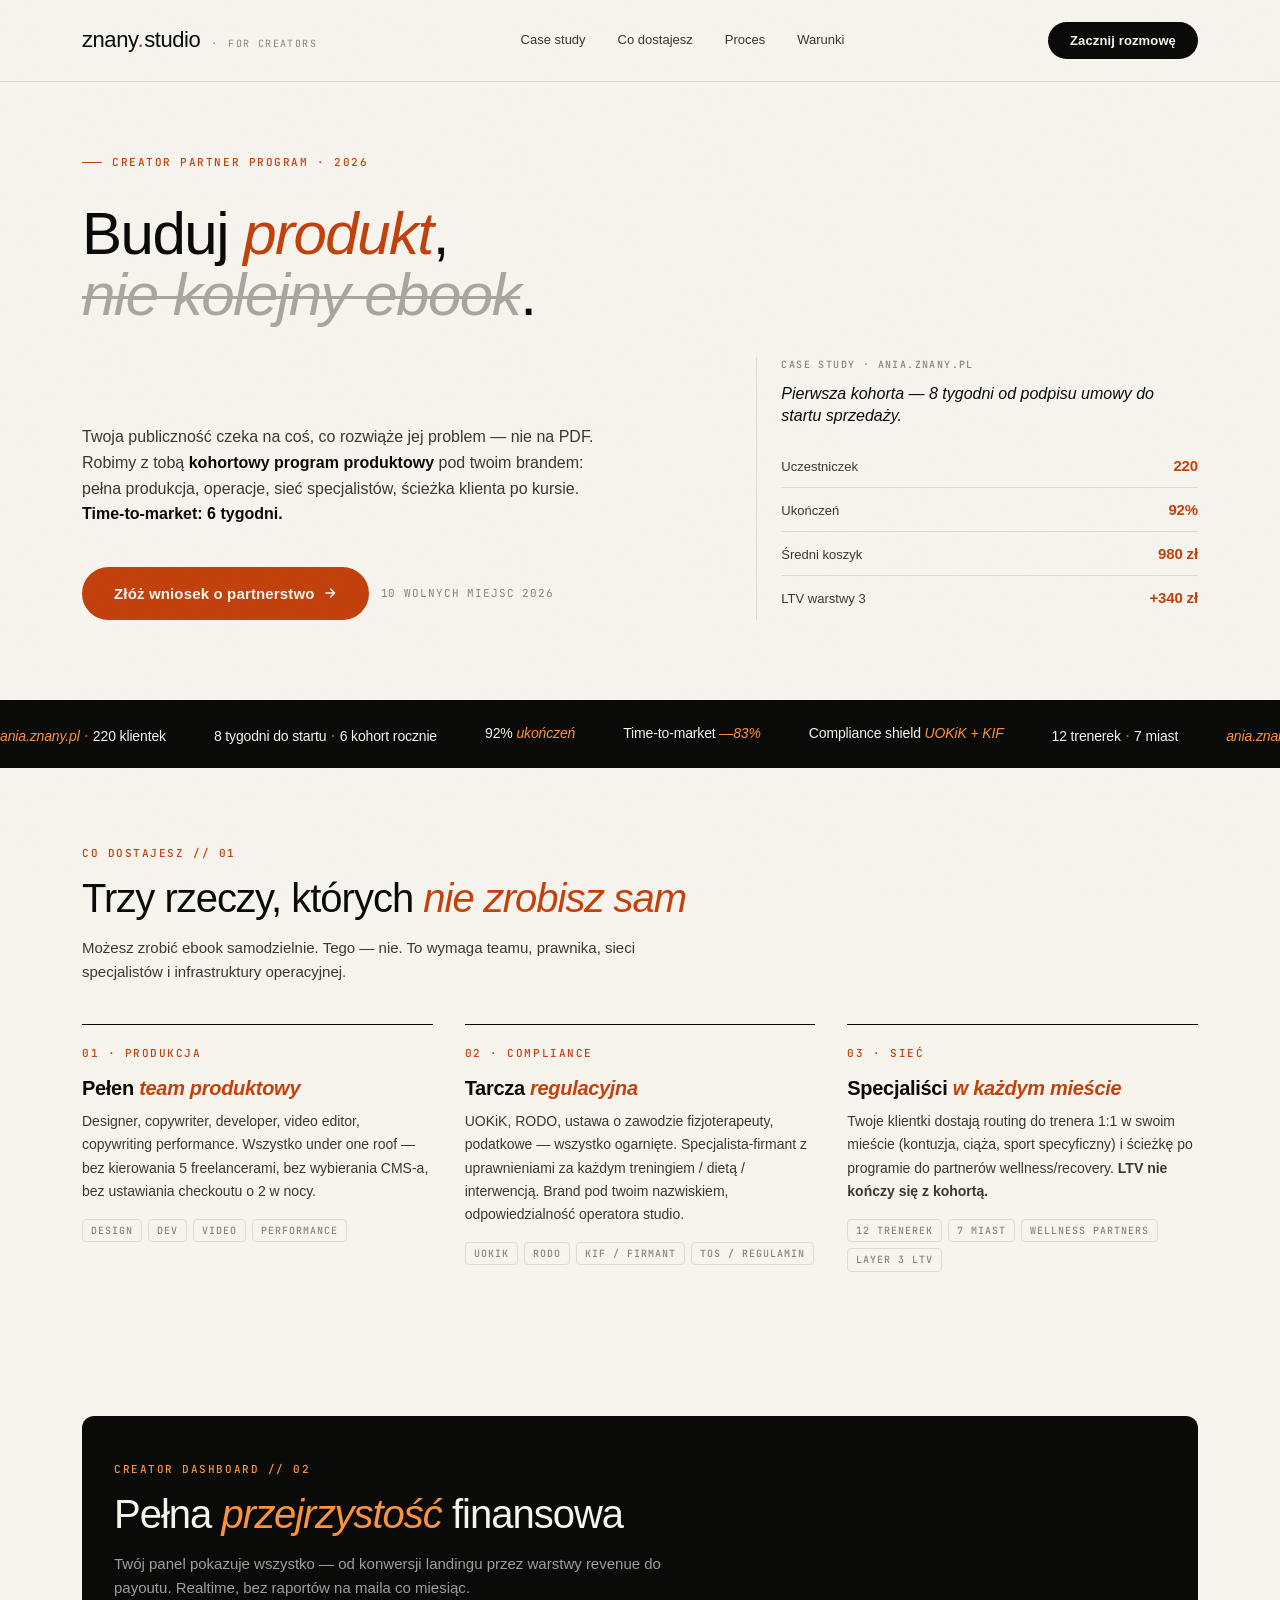
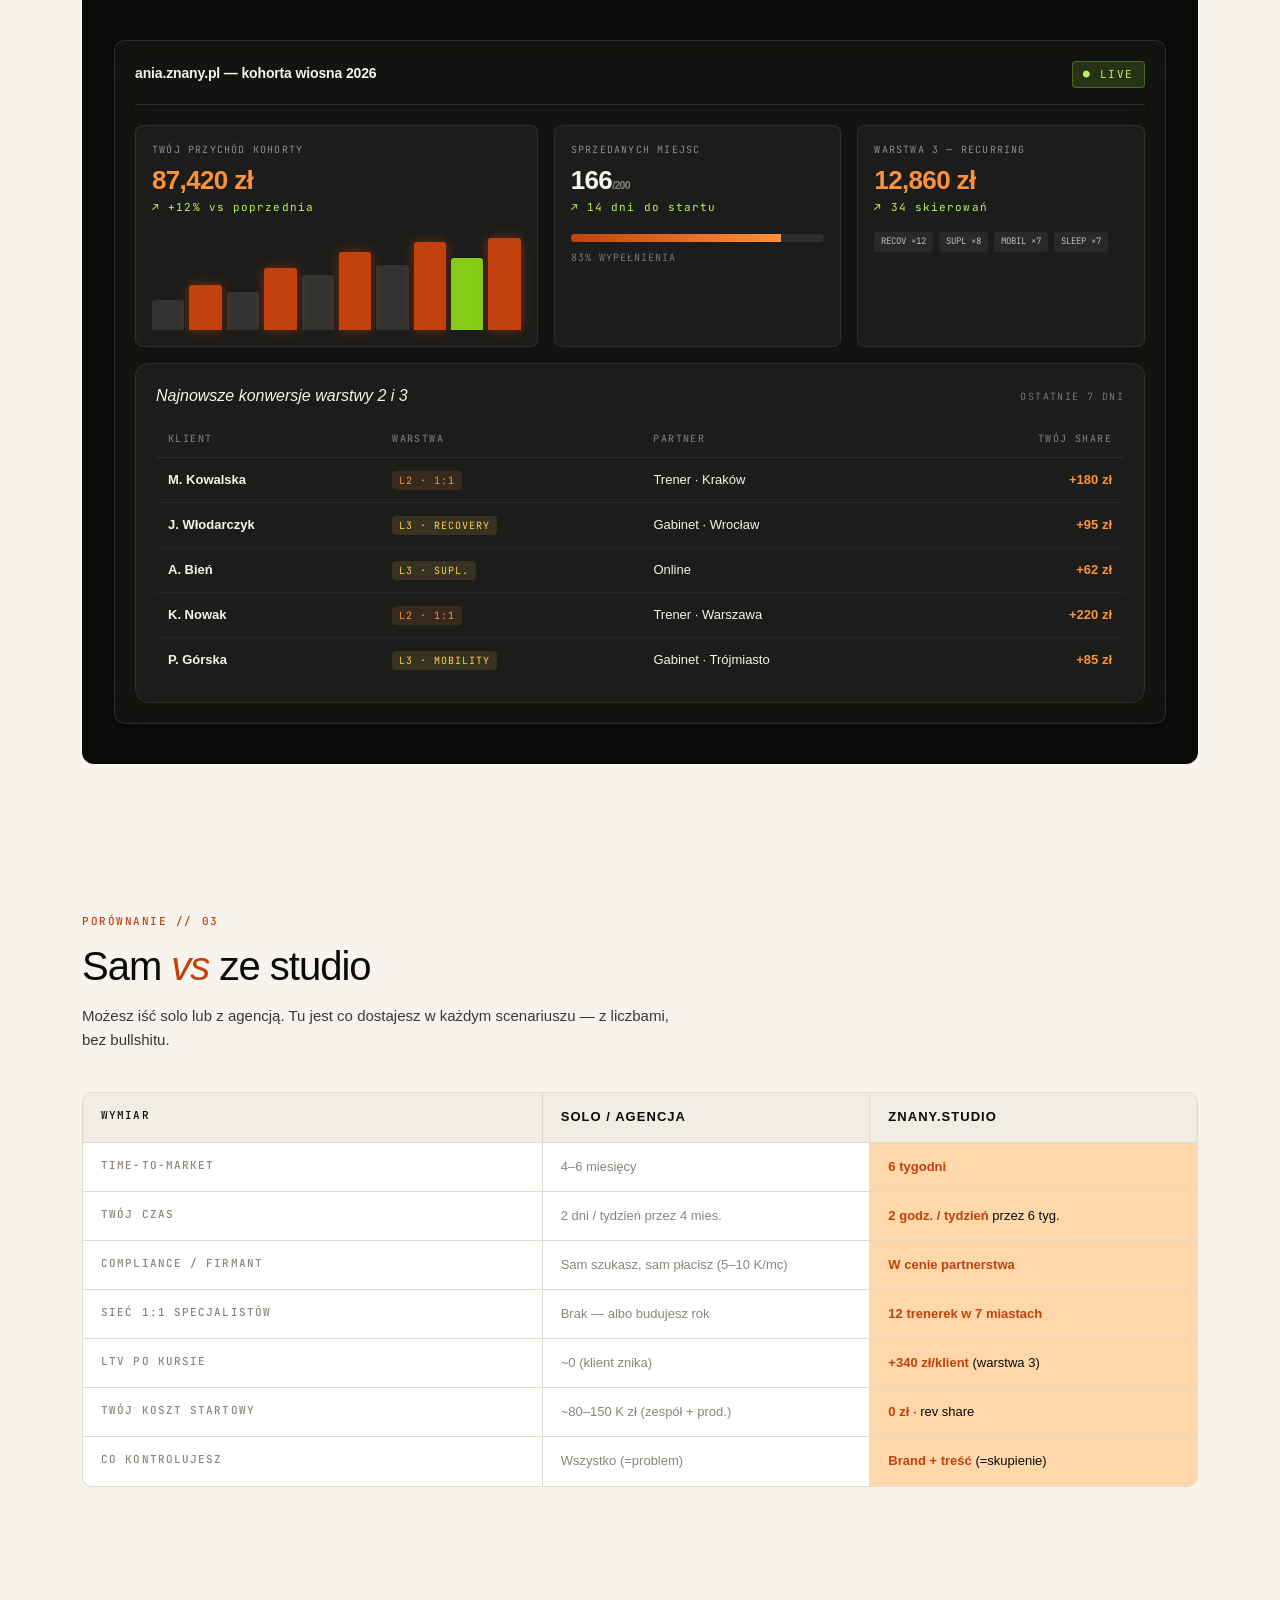
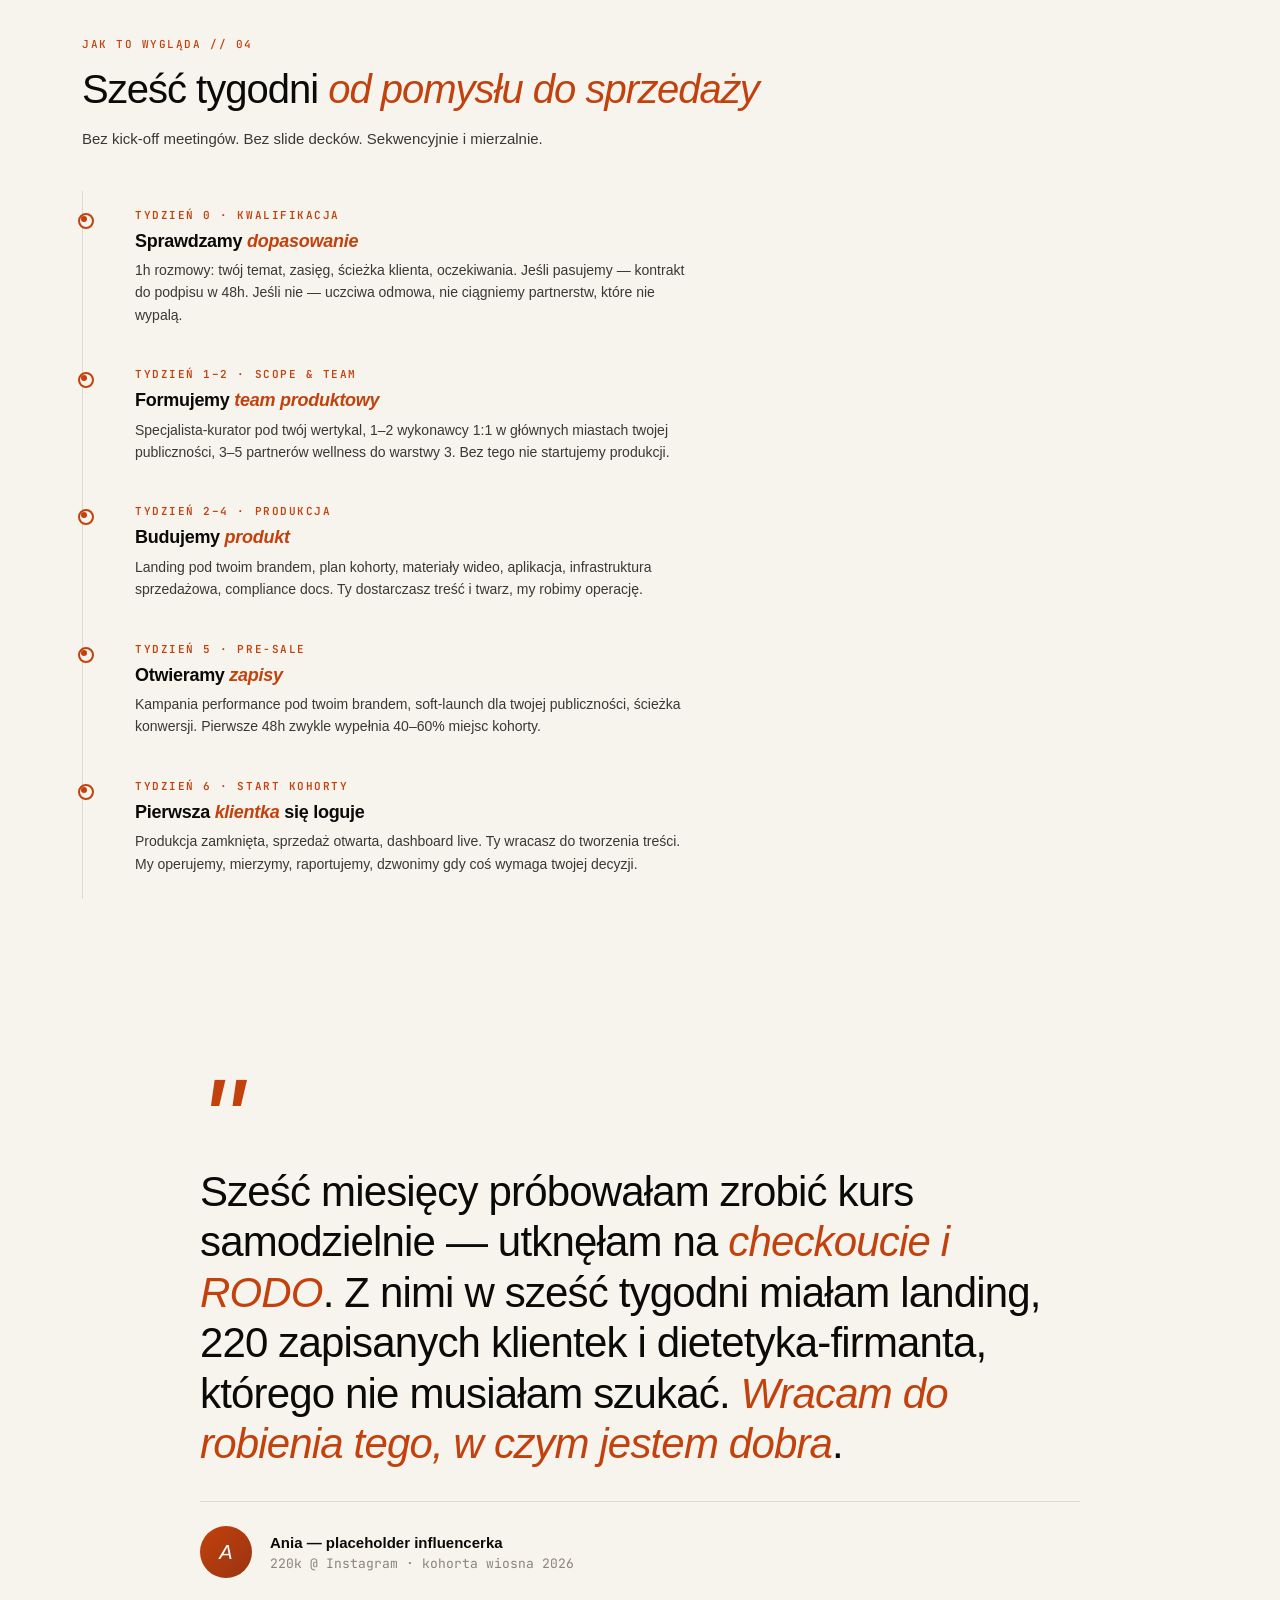
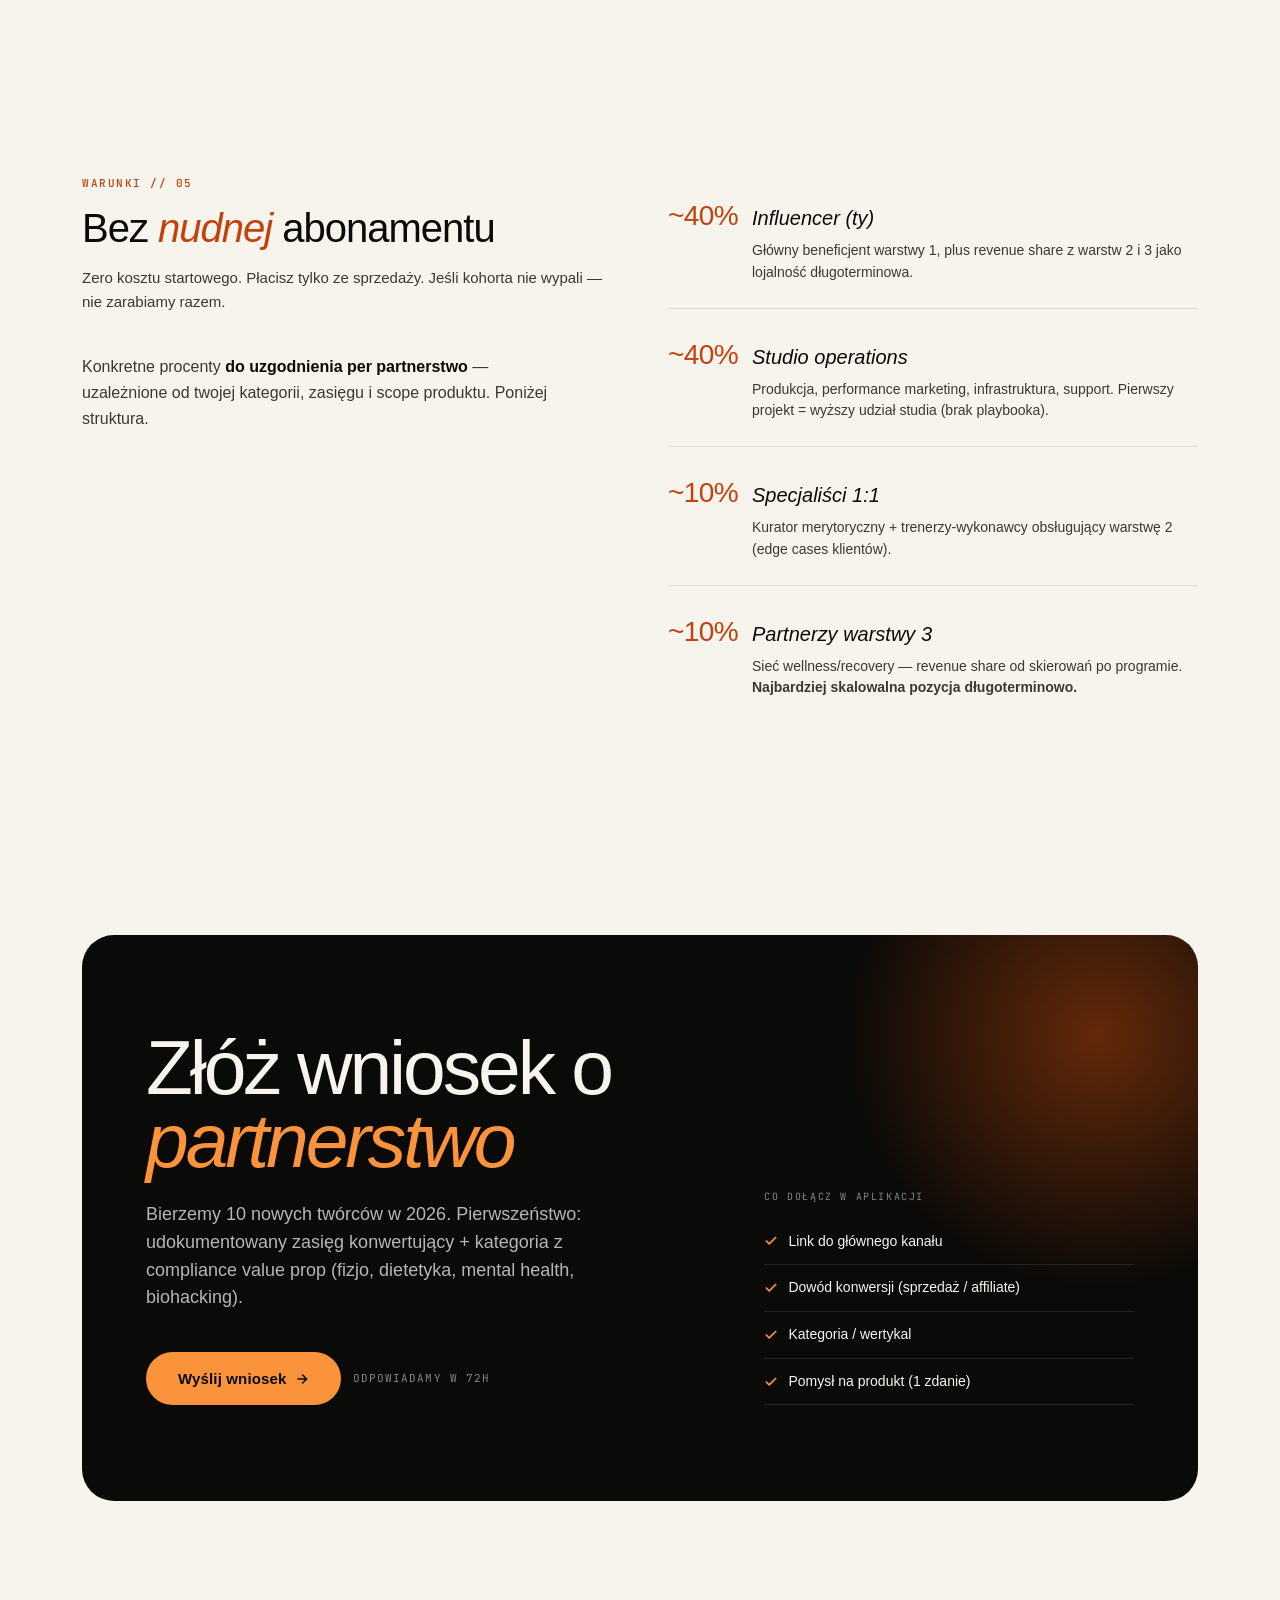
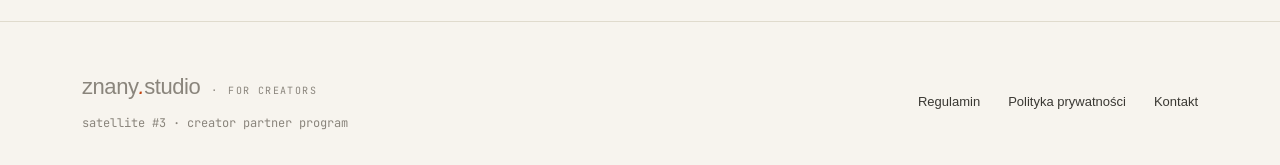
<file: index.html>
<!DOCTYPE html>
<html lang="pl">
<head>
<meta charset="UTF-8">
<meta name="viewport" content="width=device-width, initial-scale=1.0">
<title>studio.znany.pl — dla twórców · zbuduj produkt, nie kolejny ebook</title>
<link rel="preconnect" href="https://fonts.googleapis.com">
<link rel="preconnect" href="https://fonts.gstatic.com" crossorigin>
<link href="https://fonts.googleapis.com/css2?family=JetBrains+Mono:wght@400;500&display=swap" rel="stylesheet">
<style>
  :root {
    --bg: #f7f4ee;
    --bg-2: #f1ede4;
    --surface: #ffffff;
    --paper: #fbf9f3;
    --ink: #0a0a08;
    --ink-2: #3a3833;
    --ink-3: #8a857c;
    --line: #e0dbcd;
    --line-2: #cfc8b4;
    --accent: #c2410c;
    --accent-soft: #fed7aa;
    --accent-2: #9a3412;
    --olive: #5c6b32;
    --olive-soft: #ecf0d8;
    --gold: #a16207;
  }
  * { box-sizing: border-box; margin: 0; padding: 0; }
  html { scroll-behavior: smooth; }
  body {
    font-family: 'Helvetica Neue', Helvetica, Arial, sans-serif;
    background: var(--bg);
    color: var(--ink);
    line-height: 1.55;
    font-size: 15px;
    -webkit-font-smoothing: antialiased;
    overflow-x: hidden;
  }
  ::selection { background: var(--accent); color: white; }
  a { color: inherit; text-decoration: none; }
  button { font-family: inherit; cursor: pointer; border: none; }

  .serif { font-family: 'Helvetica Neue', Helvetica, Arial, sans-serif; }
  .serif-i { font-family: 'Helvetica Neue', Helvetica, Arial, sans-serif; font-style: italic; font-weight: 500; }
  .mono { font-family: 'JetBrains Mono', monospace; }

  .container { max-width: 1180px; margin: 0 auto; padding: 0 32px; position: relative; }
  @media (max-width: 700px) { .container { padding: 0 20px; } }

  /* Paper grain bg */
  body::before {
    content: '';
    position: fixed;
    inset: 0;
    pointer-events: none;
    background-image: url("data:image/svg+xml;utf8,<svg xmlns='http://www.w3.org/2000/svg' width='200' height='200'><filter id='n'><feTurbulence type='fractalNoise' baseFrequency='0.85' numOctaves='3' stitchTiles='stitch'/></filter><rect width='100%25' height='100%25' filter='url(%23n)' opacity='0.5'/></svg>");
    opacity: 0.035;
    mix-blend-mode: multiply;
    z-index: 100;
  }

  /* ============================
     NAV
     ============================ */
  nav.top {
    padding: 22px 0;
    border-bottom: 1px solid var(--line);
    position: sticky;
    top: 0;
    background: rgba(247,244,238,0.92);
    backdrop-filter: blur(20px);
    z-index: 40;
  }
  .nav-inner {
    display: flex;
    justify-content: space-between;
    align-items: center;
    gap: 24px;
  }
  .logo {
    display: flex;
    align-items: baseline;
    gap: 12px;
  }
  .logo .brand {
    font-family: 'Helvetica Neue', Helvetica, Arial, sans-serif;
    font-weight: 500;
    font-size: 22px;
    letter-spacing: -0.02em;
  }
  .logo .brand .ital {
    font-style: italic;
    color: var(--accent);
    font-weight: 400;
  }
  .logo .div { color: var(--ink-3); font-size: 14px; }
  .logo .who {
    font-family: 'JetBrains Mono', monospace;
    font-size: 10px;
    color: var(--ink-3);
    letter-spacing: 0.14em;
    text-transform: uppercase;
  }

  nav.top ul {
    list-style: none;
    display: flex;
    gap: 32px;
    font-size: 13px;
    font-weight: 500;
  }
  nav.top li a { color: var(--ink-2); transition: color 0.15s; }
  nav.top li a:hover { color: var(--accent); }
  @media (max-width: 900px) { nav.top ul { display: none; } }

  .btn {
    background: var(--ink);
    color: var(--bg);
    border-radius: 100px;
    padding: 11px 22px;
    font-size: 13px;
    font-weight: 600;
    letter-spacing: 0.01em;
    transition: all 0.15s;
    display: inline-flex;
    align-items: center;
    gap: 8px;
  }
  .btn:hover { background: var(--accent); transform: translateY(-1px); }
  .btn svg { width: 14px; height: 14px; }
  .btn.big { padding: 18px 32px; font-size: 15px; }
  .btn.accent { background: var(--accent); }
  .btn.accent:hover { background: var(--accent-2); }
  .btn.ghost {
    background: transparent;
    color: var(--ink);
    border: 1px solid var(--ink);
  }
  .btn.ghost:hover { background: var(--ink); color: var(--bg); }

  /* ============================
     HERO
     ============================ */
  .hero {
    padding: 64px 0 80px;
    position: relative;
  }
  .hero-tag {
    display: inline-flex;
    align-items: center;
    gap: 10px;
    font-family: 'JetBrains Mono', monospace;
    font-size: 11px;
    text-transform: uppercase;
    letter-spacing: 0.14em;
    color: var(--accent);
    margin-bottom: 32px;
    font-weight: 500;
  }
  .hero-tag::before {
    content: '';
    width: 20px;
    height: 1px;
    background: var(--accent);
  }
  .hero h1 {
    font-family: 'Helvetica Neue', Helvetica, Arial, sans-serif;
    font-size: clamp(36px, 5vw, 60px);
    font-weight: 500;
    letter-spacing: -0.025em;
    line-height: 1.02;
    margin-bottom: 32px;
    color: var(--ink);
    max-width: 720px;
  }
  .hero h1 em {
    font-style: italic;
    color: var(--accent);
    font-weight: 400;
  }
  .hero h1 .strike {
    text-decoration: line-through;
    text-decoration-thickness: 3px;
    text-decoration-color: var(--ink-3);
    color: var(--ink-3);
    font-style: italic;
    font-weight: 400;
    opacity: 0.7;
  }

  .hero-grid {
    display: grid;
    grid-template-columns: 1.4fr 1fr;
    gap: 56px;
    align-items: flex-end;
  }
  @media (max-width: 900px) { .hero-grid { grid-template-columns: 1fr; gap: 40px; } }

  .hero-lead {
    font-size: 16px;
    color: var(--ink-2);
    line-height: 1.6;
    max-width: 520px;
  }
  .hero-lead strong { color: var(--ink); font-weight: 600; }

  .hero-side {
    border-left: 1px solid var(--line);
    padding-left: 24px;
  }
  @media (max-width: 900px) { .hero-side { border-left: none; padding-left: 0; border-top: 1px solid var(--line); padding-top: 24px; } }
  .hero-side .label {
    font-family: 'JetBrains Mono', monospace;
    font-size: 10px;
    text-transform: uppercase;
    letter-spacing: 0.14em;
    color: var(--ink-3);
    font-weight: 500;
    margin-bottom: 10px;
  }
  .hero-side h3 {
    font-family: 'Helvetica Neue', Helvetica, Arial, sans-serif;
    font-style: italic;
    font-size: 16px;
    font-weight: 500;
    color: var(--ink);
    margin-bottom: 16px;
    line-height: 1.4;
  }
  .hero-side .data-row {
    display: flex;
    justify-content: space-between;
    align-items: baseline;
    padding: 10px 0;
    border-bottom: 1px solid var(--line);
    font-size: 13px;
    color: var(--ink-2);
  }
  .hero-side .data-row:last-child { border-bottom: none; }
  .hero-side .data-row .v {
    font-family: 'Helvetica Neue', Helvetica, Arial, sans-serif;
    font-size: 15px;
    font-weight: 600;
    color: var(--ink);
    letter-spacing: -0.01em;
  }
  .hero-side .data-row .v em { color: var(--accent); font-style: normal; font-weight: 600; }

  .hero-cta {
    margin-top: 40px;
    display: flex;
    gap: 12px;
    flex-wrap: wrap;
    align-items: center;
  }
  .hero-cta .note {
    font-family: 'JetBrains Mono', monospace;
    font-size: 11px;
    color: var(--ink-3);
    letter-spacing: 0.08em;
    text-transform: uppercase;
  }

  /* ============================
     CASE STUDY STRIP
     ============================ */
  .case-strip {
    background: var(--ink);
    color: var(--bg);
    padding: 18px 0;
    overflow: hidden;
    position: relative;
  }
  .case-strip-inner {
    display: flex;
    gap: 48px;
    align-items: center;
    font-family: 'Helvetica Neue', Helvetica, Arial, sans-serif;
    font-size: 14px;
    font-weight: 500;
    letter-spacing: -0.01em;
    white-space: nowrap;
    animation: scroll 40s linear infinite;
  }
  @keyframes scroll {
    0% { transform: translateX(0); }
    100% { transform: translateX(-50%); }
  }
  .case-strip-inner span em { font-style: italic; color: #fb923c; font-weight: 400; }
  .case-strip-inner .dot { color: var(--accent); font-size: 1.5em; }

  /* ============================
     SECTION
     ============================ */
  section.block { padding: 72px 0; position: relative; }
  @media (max-width: 700px) { section.block { padding: 56px 0; } }

  .eyebrow {
    font-family: 'JetBrains Mono', monospace;
    font-size: 11px;
    text-transform: uppercase;
    letter-spacing: 0.14em;
    color: var(--accent);
    margin-bottom: 14px;
    font-weight: 500;
    display: inline-block;
  }

  h2.section-title {
    font-family: 'Helvetica Neue', Helvetica, Arial, sans-serif;
    font-size: clamp(28px, 3.5vw, 40px);
    font-weight: 500;
    letter-spacing: -0.025em;
    line-height: 1.1;
    max-width: 720px;
    margin-bottom: 16px;
    color: var(--ink);
  }
  h2.section-title em {
    font-style: italic;
    color: var(--accent);
    font-weight: 500;
  }
  .section-sub {
    color: var(--ink-2);
    font-size: 15px;
    max-width: 600px;
    line-height: 1.6;
    margin-bottom: 40px;
  }

  /* ============================
     3 REASONS (pillars)
     ============================ */
  .pillars {
    display: grid;
    grid-template-columns: repeat(3, 1fr);
    gap: 32px;
  }
  @media (max-width: 900px) { .pillars { grid-template-columns: 1fr; gap: 32px; } }
  .pillar { position: relative; padding-top: 20px; border-top: 1px solid var(--ink); }
  .pillar .num {
    font-family: 'JetBrains Mono', monospace;
    font-size: 11px;
    color: var(--accent);
    letter-spacing: 0.14em;
    text-transform: uppercase;
    margin-bottom: 14px;
    font-weight: 500;
  }
  .pillar h3 {
    font-family: 'Helvetica Neue', Helvetica, Arial, sans-serif;
    font-size: 20px;
    font-weight: 600;
    letter-spacing: -0.015em;
    line-height: 1.2;
    margin-bottom: 10px;
    color: var(--ink);
  }
  .pillar h3 em { font-style: italic; color: var(--accent); font-weight: 600; }
  .pillar p {
    color: var(--ink-2);
    font-size: 14px;
    line-height: 1.65;
    margin-bottom: 16px;
  }
  .pillar .tags {
    display: flex;
    gap: 6px;
    flex-wrap: wrap;
  }
  .pillar .tag {
    font-family: 'JetBrains Mono', monospace;
    font-size: 10px;
    text-transform: uppercase;
    letter-spacing: 0.1em;
    color: var(--ink-3);
    padding: 3px 8px;
    border: 1px solid var(--line);
    border-radius: 4px;
    font-weight: 500;
  }

  /* ============================
     DASHBOARD MOCKUP
     ============================ */
  .dashboard-section {
    background: var(--ink);
    color: var(--bg);
    border-radius: 12px;
    padding: 40px 32px;
    position: relative;
    overflow: hidden;
  }
  @media (max-width: 700px) { .dashboard-section { padding: 32px 20px; border-radius: 10px; } }
  .dashboard-section .eyebrow { color: #fb923c; }
  .dashboard-section h2.section-title { color: var(--bg); }
  .dashboard-section h2.section-title em { color: #fb923c; }
  .dashboard-section .section-sub { color: rgba(255,255,255,0.6); }

  .dashboard {
    background: rgba(255,255,255,0.04);
    border: 1px solid rgba(255,255,255,0.1);
    border-radius: 10px;
    padding: 20px;
    margin-top: 24px;
    backdrop-filter: blur(20px);
  }
  .dash-header {
    display: flex;
    justify-content: space-between;
    align-items: center;
    padding-bottom: 16px;
    border-bottom: 1px solid rgba(255,255,255,0.1);
    margin-bottom: 20px;
  }
  .dash-header .title {
    font-family: 'Helvetica Neue', Helvetica, Arial, sans-serif;
    font-weight: 600;
    font-size: 14px;
    color: var(--bg);
    letter-spacing: -0.01em;
  }
  .dash-header .badge {
    font-family: 'JetBrains Mono', monospace;
    font-size: 11px;
    background: rgba(163,230,53,0.15);
    color: #bef264;
    padding: 4px 10px;
    border-radius: 4px;
    text-transform: uppercase;
    letter-spacing: 0.14em;
    border: 1px solid rgba(163,230,53,0.3);
  }
  .dash-grid {
    display: grid;
    grid-template-columns: 1.4fr 1fr 1fr;
    gap: 16px;
  }
  @media (max-width: 800px) { .dash-grid { grid-template-columns: 1fr; } }
  .dash-card {
    background: rgba(255,255,255,0.04);
    border: 1px solid rgba(255,255,255,0.08);
    border-radius: 8px;
    padding: 16px;
  }
  .dash-card .k {
    font-family: 'JetBrains Mono', monospace;
    font-size: 10px;
    color: var(--ink-3);
    text-transform: uppercase;
    letter-spacing: 0.12em;
    margin-bottom: 10px;
    color: rgba(255,255,255,0.5);
  }
  .dash-card .big {
    font-family: 'Helvetica Neue', Helvetica, Arial, sans-serif;
    font-size: 26px;
    font-weight: 600;
    letter-spacing: -0.025em;
    color: var(--bg);
    line-height: 1;
    margin-bottom: 6px;
  }
  .dash-card .big em { font-style: normal; color: #fb923c; }
  .dash-card .delta {
    font-family: 'JetBrains Mono', monospace;
    font-size: 11px;
    color: #bef264;
    letter-spacing: 0.1em;
  }
  .dash-card .delta.down { color: #fca5a5; }

  /* Revenue chart */
  .chart {
    height: 100px;
    display: flex;
    align-items: flex-end;
    gap: 5px;
    margin-top: 14px;
  }
  .chart .bar {
    flex: 1;
    background: rgba(255,255,255,0.1);
    border-radius: 3px 3px 0 0;
    position: relative;
    transition: background 0.2s;
  }
  .chart .bar.lit { background: var(--accent); box-shadow: 0 0 12px rgba(234,88,12,0.4); }
  .chart .bar.olive { background: #84cc16; }

  /* Table */
  .dash-table {
    width: 100%;
    border-collapse: collapse;
    margin-top: 12px;
    font-size: 13px;
  }
  .dash-table th {
    text-align: left;
    padding: 10px 12px;
    font-family: 'JetBrains Mono', monospace;
    font-size: 10px;
    text-transform: uppercase;
    letter-spacing: 0.14em;
    color: rgba(255,255,255,0.4);
    font-weight: 500;
    border-bottom: 1px solid rgba(255,255,255,0.08);
  }
  .dash-table td {
    padding: 12px;
    border-bottom: 1px solid rgba(255,255,255,0.05);
    color: var(--bg);
  }
  .dash-table tr:last-child td { border-bottom: none; }
  .dash-table .city { font-weight: 600; }
  .dash-table .amount {
    font-family: 'Helvetica Neue', Helvetica, Arial, sans-serif;
    font-weight: 600;
    text-align: right;
    color: #fb923c;
  }
  .dash-table .layer-tag {
    font-family: 'JetBrains Mono', monospace;
    font-size: 10px;
    padding: 3px 7px;
    border-radius: 4px;
    background: rgba(255,255,255,0.08);
    text-transform: uppercase;
    letter-spacing: 0.1em;
  }
  .dash-table .layer-tag.l1 { color: #6ee7b7; background: rgba(110,231,183,0.1); }
  .dash-table .layer-tag.l2 { color: #fb923c; background: rgba(251,146,60,0.12); }
  .dash-table .layer-tag.l3 { color: #fcd34d; background: rgba(252,211,77,0.12); }

  /* ============================
     COMPARE — alone vs studio
     ============================ */
  .compare {
    background: var(--surface);
    border: 1px solid var(--line);
    border-radius: 10px;
    overflow: hidden;
  }
  .compare-row {
    display: grid;
    grid-template-columns: 1.4fr 1fr 1fr;
    border-bottom: 1px solid var(--line);
  }
  .compare-row:last-child { border-bottom: none; }
  .compare-row.head {
    background: var(--bg-2);
  }
  .compare-row > div { padding: 14px 18px; }
  .compare-row .label {
    font-family: 'JetBrains Mono', monospace;
    font-size: 11px;
    text-transform: uppercase;
    letter-spacing: 0.1em;
    color: var(--ink-3);
    font-weight: 500;
  }
  .compare-row.head .label {
    color: var(--ink);
    font-size: 11px;
  }
  .compare-row .col {
    font-size: 13px;
    color: var(--ink-2);
    border-left: 1px solid var(--line);
  }
  .compare-row.head .col {
    font-family: 'Helvetica Neue', Helvetica, Arial, sans-serif;
    font-style: normal;
    font-size: 13px;
    color: var(--ink);
    font-weight: 600;
    text-transform: uppercase;
    letter-spacing: 0.08em;
  }
  .compare-row .col.good {
    background: var(--accent-soft);
    color: var(--ink);
    font-weight: 500;
  }
  .compare-row .col.bad { color: var(--ink-3); }
  .compare-row .col strong { color: var(--accent); font-weight: 700; }

  /* ============================
     PROCESS / TIMELINE
     ============================ */
  .timeline {
    position: relative;
    padding-left: 24px;
    margin-top: 32px;
    border-left: 1px solid var(--line);
  }
  .timeline-item {
    position: relative;
    padding: 16px 0 24px 28px;
  }
  .timeline-item::before {
    content: '';
    position: absolute;
    left: -29px;
    top: 22px;
    width: 12px; height: 12px;
    background: var(--bg);
    border: 2px solid var(--accent);
    border-radius: 50%;
  }
  .timeline-item::after {
    content: '';
    position: absolute;
    left: -26px;
    top: 25px;
    width: 6px; height: 6px;
    background: var(--accent);
    border-radius: 50%;
  }
  .timeline-week {
    font-family: 'JetBrains Mono', monospace;
    font-size: 11px;
    text-transform: uppercase;
    letter-spacing: 0.14em;
    color: var(--accent);
    margin-bottom: 6px;
    font-weight: 600;
  }
  .timeline-item h3 {
    font-family: 'Helvetica Neue', Helvetica, Arial, sans-serif;
    font-size: 18px;
    font-weight: 600;
    letter-spacing: -0.015em;
    line-height: 1.3;
    margin-bottom: 6px;
  }
  .timeline-item h3 em { font-style: italic; color: var(--accent); font-weight: 600; }
  .timeline-item p {
    font-size: 14px;
    color: var(--ink-2);
    line-height: 1.6;
    max-width: 560px;
  }

  /* ============================
     QUOTE
     ============================ */
  .quote-section { padding: 120px 0; }
  .quote {
    max-width: 880px;
    margin: 0 auto;
    text-align: left;
  }
  .quote-mark {
    font-family: 'Helvetica Neue', Helvetica, Arial, sans-serif;
    font-style: italic;
    font-size: 120px;
    color: var(--accent);
    line-height: 0.5;
    margin-bottom: 16px;
  }
  .quote .text {
    font-family: 'Helvetica Neue', Helvetica, Arial, sans-serif;
    font-size: clamp(26px, 3.5vw, 42px);
    font-weight: 400;
    letter-spacing: -0.02em;
    line-height: 1.2;
    color: var(--ink);
    margin-bottom: 32px;
  }
  .quote .text em { font-style: italic; color: var(--accent); }
  .quote-author {
    display: flex;
    align-items: center;
    gap: 18px;
    padding-top: 24px;
    border-top: 1px solid var(--line);
  }
  .quote-avatar {
    width: 52px; height: 52px;
    border-radius: 50%;
    background: linear-gradient(135deg, var(--accent) 0%, var(--accent-2) 100%);
    display: flex;
    align-items: center;
    justify-content: center;
    color: white;
    font-family: 'Helvetica Neue', Helvetica, Arial, sans-serif;
    font-style: italic;
    font-weight: 500;
    font-size: 20px;
  }
  .quote-author .name {
    font-weight: 600;
    color: var(--ink);
    font-size: 15px;
  }
  .quote-author .meta {
    color: var(--ink-3);
    font-size: 13px;
    font-family: 'JetBrains Mono', monospace;
  }

  /* ============================
     ECONOMICS / TERMS
     ============================ */
  .terms-grid {
    display: grid;
    grid-template-columns: 1fr 1fr;
    gap: 56px;
    align-items: start;
  }
  @media (max-width: 800px) { .terms-grid { grid-template-columns: 1fr; gap: 40px; } }
  .terms-list {
    display: flex;
    flex-direction: column;
    gap: 0;
  }
  .term-row {
    display: grid;
    grid-template-columns: 60px 1fr;
    gap: 24px;
    padding: 24px 0;
    border-bottom: 1px solid var(--line);
    align-items: baseline;
  }
  .term-row:last-child { border-bottom: none; }
  .term-row .pct {
    font-family: 'Helvetica Neue', Helvetica, Arial, sans-serif;
    font-size: 28px;
    font-weight: 500;
    letter-spacing: -0.02em;
    color: var(--accent);
  }
  .term-row h4 {
    font-family: 'Helvetica Neue', Helvetica, Arial, sans-serif;
    font-style: italic;
    font-size: 20px;
    font-weight: 400;
    margin-bottom: 6px;
    color: var(--ink);
  }
  .term-row p {
    font-size: 14px;
    color: var(--ink-2);
    line-height: 1.55;
  }

  /* ============================
     APPLY — final
     ============================ */
  .apply {
    padding: 140px 0 120px;
  }
  .apply-card {
    background: var(--ink);
    color: var(--bg);
    border-radius: 32px;
    padding: 96px 64px;
    text-align: left;
    position: relative;
    overflow: hidden;
  }
  @media (max-width: 700px) { .apply-card { padding: 56px 28px; border-radius: 20px; } }
  .apply-card::before {
    content: '';
    position: absolute;
    width: 600px; height: 600px;
    top: -200px; right: -200px;
    background: radial-gradient(circle, rgba(234,88,12,0.4) 0%, transparent 60%);
    pointer-events: none;
  }
  .apply-grid {
    display: grid;
    grid-template-columns: 1.5fr 1fr;
    gap: 64px;
    align-items: end;
    position: relative;
    z-index: 1;
  }
  @media (max-width: 800px) { .apply-grid { grid-template-columns: 1fr; gap: 40px; } }
  .apply h2 {
    font-family: 'Helvetica Neue', Helvetica, Arial, sans-serif;
    font-size: clamp(40px, 6vw, 88px);
    font-weight: 400;
    letter-spacing: -0.04em;
    line-height: 0.95;
    margin-bottom: 24px;
  }
  .apply h2 em { font-style: italic; color: #fb923c; }
  .apply p { color: rgba(255,255,255,0.7); font-size: 18px; max-width: 480px; line-height: 1.55; }
  .apply-side .label {
    font-family: 'JetBrains Mono', monospace;
    font-size: 10px;
    text-transform: uppercase;
    letter-spacing: 0.16em;
    color: rgba(255,255,255,0.5);
    margin-bottom: 14px;
  }
  .apply-side ul { list-style: none; }
  .apply-side li {
    padding: 12px 0;
    border-bottom: 1px solid rgba(255,255,255,0.1);
    font-size: 14px;
    color: var(--bg);
    display: flex;
    gap: 10px;
    align-items: center;
  }
  .apply-side li svg { color: #fb923c; flex-shrink: 0; }
  .apply-cta {
    margin-top: 40px;
    display: flex;
    gap: 12px;
    flex-wrap: wrap;
    align-items: center;
  }
  .apply-cta .note {
    font-family: 'JetBrains Mono', monospace;
    font-size: 11px;
    color: rgba(255,255,255,0.5);
    letter-spacing: 0.1em;
    text-transform: uppercase;
  }
  .apply .btn { background: #fb923c; color: var(--ink); }
  .apply .btn:hover { background: var(--bg); }

  /* ============================
     FOOTER
     ============================ */
  footer {
    padding: 48px 0 32px;
    border-top: 1px solid var(--line);
  }
  .footer-grid {
    display: flex;
    justify-content: space-between;
    align-items: center;
    flex-wrap: wrap;
    gap: 24px;
    font-size: 13px;
    color: var(--ink-3);
  }
  .footer-links { display: flex; gap: 28px; }
  .footer-links a { color: var(--ink-2); transition: color 0.15s; }
  .footer-links a:hover { color: var(--accent); }

  /* Reveal */
  .reveal { opacity: 0; transform: translateY(20px); transition: opacity 0.7s cubic-bezier(0.16,1,0.3,1), transform 0.7s cubic-bezier(0.16,1,0.3,1); }
  .reveal.in { opacity: 1; transform: translateY(0); }

</style>
</head>
<body>

<!-- NAV -->
<nav class="top">
  <div class="container nav-inner">
    <div class="logo">
      <span class="brand">znany<span class="ital">.</span>studio</span>
      <span class="div">·</span>
      <span class="who">for creators</span>
    </div>
    <ul>
      <li><a href="#case">Case study</a></li>
      <li><a href="#what">Co dostajesz</a></li>
      <li><a href="#process">Proces</a></li>
      <li><a href="#economics">Warunki</a></li>
    </ul>
    <button class="btn">Zacznij rozmowę</button>
  </div>
</nav>

<!-- HERO -->
<section class="hero">
  <div class="container">
    <div class="hero-tag">creator partner program · 2026</div>
    <h1 class="reveal">
      Buduj <em>produkt</em>,<br>
      <span class="strike">nie kolejny ebook</span>.
    </h1>
    <div class="hero-grid">
      <div class="reveal">
        <p class="hero-lead">
          Twoja publiczność czeka na coś, co rozwiąże jej problem — nie na PDF. Robimy z tobą <strong>kohortowy program produktowy</strong> pod twoim brandem: pełna produkcja, operacje, sieć specjalistów, ścieżka klienta po kursie. <strong>Time-to-market: 6 tygodni.</strong>
        </p>
        <div class="hero-cta">
          <button class="btn big accent">
            Złóż wniosek o partnerstwo
            <svg viewBox="0 0 24 24" fill="none" stroke="currentColor" stroke-width="2.5" stroke-linecap="round" stroke-linejoin="round"><path d="M5 12h14M13 5l7 7-7 7"/></svg>
          </button>
          <span class="note">10 wolnych miejsc 2026</span>
        </div>
      </div>

      <div class="hero-side reveal">
        <div class="label">Case study · ania.znany.pl</div>
        <h3>Pierwsza kohorta — 8 tygodni od podpisu umowy do startu sprzedaży.</h3>
        <div class="data-row">
          <span>Uczestniczek</span>
          <span class="v"><em>220</em></span>
        </div>
        <div class="data-row">
          <span>Ukończeń</span>
          <span class="v"><em>92%</em></span>
        </div>
        <div class="data-row">
          <span>Średni koszyk</span>
          <span class="v"><em>980 zł</em></span>
        </div>
        <div class="data-row">
          <span>LTV warstwy 3</span>
          <span class="v"><em>+340 zł</em></span>
        </div>
      </div>
    </div>
  </div>
</section>

<!-- CASE STRIP -->
<div class="case-strip">
  <div class="case-strip-inner">
    <span><em>ania.znany.pl</em> <span class="dot">·</span> 220 klientek</span>
    <span>8 tygodni do startu <span class="dot">·</span> 6 kohort rocznie</span>
    <span>92% <em>ukończeń</em></span>
    <span>Time-to-market <em>—83%</em></span>
    <span>Compliance shield <em>UOKiK + KIF</em></span>
    <span>12 trenerek <span class="dot">·</span> 7 miast</span>
    <span><em>ania.znany.pl</em> <span class="dot">·</span> 220 klientek</span>
    <span>8 tygodni do startu <span class="dot">·</span> 6 kohort rocznie</span>
    <span>92% <em>ukończeń</em></span>
    <span>Time-to-market <em>—83%</em></span>
    <span>Compliance shield <em>UOKiK + KIF</em></span>
    <span>12 trenerek <span class="dot">·</span> 7 miast</span>
  </div>
</div>

<!-- WHAT YOU GET -->
<section class="block" id="what">
  <div class="container">
    <div class="reveal">
      <span class="eyebrow">co dostajesz // 01</span>
      <h2 class="section-title">Trzy rzeczy, których <em>nie zrobisz sam</em></h2>
      <p class="section-sub">Możesz zrobić ebook samodzielnie. Tego — nie. To wymaga teamu, prawnika, sieci specjalistów i infrastruktury operacyjnej.</p>
    </div>

    <div class="pillars reveal">
      <div class="pillar">
        <div class="num">01 · produkcja</div>
        <h3>Pełen <em>team produktowy</em></h3>
        <p>Designer, copywriter, developer, video editor, copywriting performance. Wszystko under one roof — bez kierowania 5 freelancerami, bez wybierania CMS-a, bez ustawiania checkoutu o 2 w nocy.</p>
        <div class="tags">
          <span class="tag">Design</span>
          <span class="tag">Dev</span>
          <span class="tag">Video</span>
          <span class="tag">Performance</span>
        </div>
      </div>
      <div class="pillar">
        <div class="num">02 · compliance</div>
        <h3>Tarcza <em>regulacyjna</em></h3>
        <p>UOKiK, RODO, ustawa o zawodzie fizjoterapeuty, podatkowe — wszystko ogarnięte. Specjalista-firmant z uprawnieniami za każdym treningiem / dietą / interwencją. Brand pod twoim nazwiskiem, odpowiedzialność operatora studio.</p>
        <div class="tags">
          <span class="tag">UOKiK</span>
          <span class="tag">RODO</span>
          <span class="tag">KIF / firmant</span>
          <span class="tag">ToS / Regulamin</span>
        </div>
      </div>
      <div class="pillar">
        <div class="num">03 · sieć</div>
        <h3>Specjaliści <em>w każdym mieście</em></h3>
        <p>Twoje klientki dostają routing do trenera 1:1 w swoim mieście (kontuzja, ciąża, sport specyficzny) i ścieżkę po programie do partnerów wellness/recovery. <strong>LTV nie kończy się z kohortą.</strong></p>
        <div class="tags">
          <span class="tag">12 trenerek</span>
          <span class="tag">7 miast</span>
          <span class="tag">Wellness partners</span>
          <span class="tag">Layer 3 LTV</span>
        </div>
      </div>
    </div>
  </div>
</section>

<!-- DASHBOARD MOCKUP -->
<section class="block">
  <div class="container">
    <div class="dashboard-section reveal">
      <span class="eyebrow">creator dashboard // 02</span>
      <h2 class="section-title">Pełna <em>przejrzystość</em> finansowa</h2>
      <p class="section-sub">Twój panel pokazuje wszystko — od konwersji landingu przez warstwy revenue do payoutu. Realtime, bez raportów na maila co miesiąc.</p>

      <div class="dashboard">
        <div class="dash-header">
          <div class="title">ania.znany.pl — kohorta wiosna 2026</div>
          <div class="badge">● live</div>
        </div>

        <div class="dash-grid">
          <div class="dash-card">
            <div class="k">Twój przychód kohorty</div>
            <div class="big"><em>87,420 zł</em></div>
            <div class="delta">↗ +12% vs poprzednia</div>
            <div class="chart">
              <div class="bar" style="height:30%"></div>
              <div class="bar lit" style="height:45%"></div>
              <div class="bar" style="height:38%"></div>
              <div class="bar lit" style="height:62%"></div>
              <div class="bar" style="height:55%"></div>
              <div class="bar lit" style="height:78%"></div>
              <div class="bar" style="height:65%"></div>
              <div class="bar lit" style="height:88%"></div>
              <div class="bar olive" style="height:72%"></div>
              <div class="bar lit" style="height:92%"></div>
            </div>
          </div>

          <div class="dash-card">
            <div class="k">Sprzedanych miejsc</div>
            <div class="big">166<span style="color: var(--ink-3); font-size:0.4em">/200</span></div>
            <div class="delta">↗ 14 dni do startu</div>
            <div style="margin-top:18px; height:8px; background: rgba(255,255,255,0.08); border-radius:100px; overflow:hidden;">
              <div style="width:83%; height:100%; background: linear-gradient(90deg, var(--accent) 0%, #fb923c 100%);"></div>
            </div>
            <div style="font-family:'JetBrains Mono',monospace; font-size:10px; color:rgba(255,255,255,0.4); margin-top:8px; letter-spacing:0.1em; text-transform:uppercase;">83% wypełnienia</div>
          </div>

          <div class="dash-card">
            <div class="k">Warstwa 3 — recurring</div>
            <div class="big"><em>12,860 zł</em></div>
            <div class="delta">↗ 34 skierowań</div>
            <div style="margin-top:16px; display:flex; gap:6px; flex-wrap:wrap;">
              <span style="font-family:'JetBrains Mono',monospace; font-size:9px; padding:3px 7px; border-radius:3px; background:rgba(255,255,255,0.06); color:rgba(255,255,255,0.7);">RECOV ×12</span>
              <span style="font-family:'JetBrains Mono',monospace; font-size:9px; padding:3px 7px; border-radius:3px; background:rgba(255,255,255,0.06); color:rgba(255,255,255,0.7);">SUPL ×8</span>
              <span style="font-family:'JetBrains Mono',monospace; font-size:9px; padding:3px 7px; border-radius:3px; background:rgba(255,255,255,0.06); color:rgba(255,255,255,0.7);">MOBIL ×7</span>
              <span style="font-family:'JetBrains Mono',monospace; font-size:9px; padding:3px 7px; border-radius:3px; background:rgba(255,255,255,0.06); color:rgba(255,255,255,0.7);">SLEEP ×7</span>
            </div>
          </div>
        </div>

        <div style="margin-top: 16px; background: rgba(255,255,255,0.04); border: 1px solid rgba(255,255,255,0.08); border-radius: 14px; padding: 20px; overflow-x: auto;">
          <div style="display:flex; justify-content:space-between; align-items:center; margin-bottom:12px;">
            <div style="font-family:'Helvetica Neue',Helvetica,Arial,sans-serif; font-style:italic; font-size:16px; color: var(--bg);">Najnowsze konwersje warstwy 2 i 3</div>
            <span style="font-family:'JetBrains Mono',monospace; font-size:10px; color:rgba(255,255,255,0.4); letter-spacing:0.14em; text-transform:uppercase;">ostatnie 7 dni</span>
          </div>
          <table class="dash-table">
            <thead>
              <tr><th>Klient</th><th>Warstwa</th><th>Partner</th><th style="text-align:right;">Twój share</th></tr>
            </thead>
            <tbody>
              <tr><td class="city">M. Kowalska</td><td><span class="layer-tag l2">L2 · 1:1</span></td><td>Trener · Kraków</td><td class="amount">+180 zł</td></tr>
              <tr><td class="city">J. Włodarczyk</td><td><span class="layer-tag l3">L3 · recovery</span></td><td>Gabinet · Wrocław</td><td class="amount">+95 zł</td></tr>
              <tr><td class="city">A. Bień</td><td><span class="layer-tag l3">L3 · supl.</span></td><td>Online</td><td class="amount">+62 zł</td></tr>
              <tr><td class="city">K. Nowak</td><td><span class="layer-tag l2">L2 · 1:1</span></td><td>Trener · Warszawa</td><td class="amount">+220 zł</td></tr>
              <tr><td class="city">P. Górska</td><td><span class="layer-tag l3">L3 · mobility</span></td><td>Gabinet · Trójmiasto</td><td class="amount">+85 zł</td></tr>
            </tbody>
          </table>
        </div>
      </div>
    </div>
  </div>
</section>

<!-- COMPARE -->
<section class="block">
  <div class="container">
    <div class="reveal">
      <span class="eyebrow">porównanie // 03</span>
      <h2 class="section-title">Sam <em>vs</em> ze studio</h2>
      <p class="section-sub">Możesz iść solo lub z agencją. Tu jest co dostajesz w każdym scenariuszu — z liczbami, bez bullshitu.</p>
    </div>

    <div class="compare reveal">
      <div class="compare-row head">
        <div class="label">Wymiar</div>
        <div class="col">Solo / agencja</div>
        <div class="col">znany.studio</div>
      </div>
      <div class="compare-row">
        <div class="label">Time-to-market</div>
        <div class="col bad">4–6 miesięcy</div>
        <div class="col good"><strong>6 tygodni</strong></div>
      </div>
      <div class="compare-row">
        <div class="label">Twój czas</div>
        <div class="col bad">2 dni / tydzień przez 4 mies.</div>
        <div class="col good"><strong>2 godz. / tydzień</strong> przez 6 tyg.</div>
      </div>
      <div class="compare-row">
        <div class="label">Compliance / firmant</div>
        <div class="col bad">Sam szukasz, sam płacisz (5–10 K/mc)</div>
        <div class="col good"><strong>W cenie partnerstwa</strong></div>
      </div>
      <div class="compare-row">
        <div class="label">Sieć 1:1 specjalistów</div>
        <div class="col bad">Brak — albo budujesz rok</div>
        <div class="col good"><strong>12 trenerek w 7 miastach</strong></div>
      </div>
      <div class="compare-row">
        <div class="label">LTV po kursie</div>
        <div class="col bad">~0 (klient znika)</div>
        <div class="col good"><strong>+340 zł/klient</strong> (warstwa 3)</div>
      </div>
      <div class="compare-row">
        <div class="label">Twój koszt startowy</div>
        <div class="col bad">~80–150 K zł (zespół + prod.)</div>
        <div class="col good"><strong>0 zł</strong> · rev share</div>
      </div>
      <div class="compare-row">
        <div class="label">Co kontrolujesz</div>
        <div class="col bad">Wszystko (=problem)</div>
        <div class="col good"><strong>Brand + treść</strong> (=skupienie)</div>
      </div>
    </div>
  </div>
</section>

<!-- PROCESS -->
<section class="block" id="process">
  <div class="container">
    <div class="reveal">
      <span class="eyebrow">jak to wygląda // 04</span>
      <h2 class="section-title">Sześć tygodni <em>od pomysłu do sprzedaży</em></h2>
      <p class="section-sub">Bez kick-off meetingów. Bez slide decków. Sekwencyjnie i mierzalnie.</p>
    </div>

    <div class="timeline reveal">
      <div class="timeline-item">
        <div class="timeline-week">Tydzień 0 · kwalifikacja</div>
        <h3>Sprawdzamy <em>dopasowanie</em></h3>
        <p>1h rozmowy: twój temat, zasięg, ścieżka klienta, oczekiwania. Jeśli pasujemy — kontrakt do podpisu w 48h. Jeśli nie — uczciwa odmowa, nie ciągniemy partnerstw, które nie wypalą.</p>
      </div>
      <div class="timeline-item">
        <div class="timeline-week">Tydzień 1–2 · scope &amp; team</div>
        <h3>Formujemy <em>team produktowy</em></h3>
        <p>Specjalista-kurator pod twój wertykal, 1–2 wykonawcy 1:1 w głównych miastach twojej publiczności, 3–5 partnerów wellness do warstwy 3. Bez tego nie startujemy produkcji.</p>
      </div>
      <div class="timeline-item">
        <div class="timeline-week">Tydzień 2–4 · produkcja</div>
        <h3>Budujemy <em>produkt</em></h3>
        <p>Landing pod twoim brandem, plan kohorty, materiały wideo, aplikacja, infrastruktura sprzedażowa, compliance docs. Ty dostarczasz treść i twarz, my robimy operację.</p>
      </div>
      <div class="timeline-item">
        <div class="timeline-week">Tydzień 5 · pre-sale</div>
        <h3>Otwieramy <em>zapisy</em></h3>
        <p>Kampania performance pod twoim brandem, soft-launch dla twojej publiczności, ścieżka konwersji. Pierwsze 48h zwykle wypełnia 40–60% miejsc kohorty.</p>
      </div>
      <div class="timeline-item">
        <div class="timeline-week">Tydzień 6 · start kohorty</div>
        <h3>Pierwsza <em>klientka</em> się loguje</h3>
        <p>Produkcja zamknięta, sprzedaż otwarta, dashboard live. Ty wracasz do tworzenia treści. My operujemy, mierzymy, raportujemy, dzwonimy gdy coś wymaga twojej decyzji.</p>
      </div>
    </div>
  </div>
</section>

<!-- QUOTE -->
<section class="quote-section">
  <div class="container">
    <div class="quote reveal">
      <div class="quote-mark">"</div>
      <div class="text">
        Sześć miesięcy próbowałam zrobić kurs samodzielnie — utknęłam na <em>checkoucie i RODO</em>. Z nimi w sześć tygodni miałam landing, 220 zapisanych klientek i dietetyka-firmanta, którego nie musiałam szukać. <em>Wracam do robienia tego, w czym jestem dobra</em>.
      </div>
      <div class="quote-author">
        <div class="quote-avatar">A</div>
        <div>
          <div class="name">Ania — placeholder influencerka</div>
          <div class="meta">220k @ Instagram · kohorta wiosna 2026</div>
        </div>
      </div>
    </div>
  </div>
</section>

<!-- ECONOMICS / TERMS -->
<section class="block" id="economics">
  <div class="container">
    <div class="terms-grid">
      <div class="reveal">
        <span class="eyebrow">warunki // 05</span>
        <h2 class="section-title">Bez <em>nudnej</em> abonamentu</h2>
        <p class="section-sub">Zero kosztu startowego. Płacisz tylko ze sprzedaży. Jeśli kohorta nie wypali — nie zarabiamy razem.</p>
        <p style="color: var(--ink-2); font-size: 16px; line-height: 1.6; max-width: 480px;">Konkretne procenty <strong style="color:var(--ink);">do uzgodnienia per partnerstwo</strong> — uzależnione od twojej kategorii, zasięgu i scope produktu. Poniżej struktura.</p>
      </div>

      <div class="terms-list reveal">
        <div class="term-row">
          <div class="pct">~40%</div>
          <div>
            <h4>Influencer (ty)</h4>
            <p>Główny beneficjent warstwy 1, plus revenue share z warstw 2 i 3 jako lojalność długoterminowa.</p>
          </div>
        </div>
        <div class="term-row">
          <div class="pct">~40%</div>
          <div>
            <h4>Studio operations</h4>
            <p>Produkcja, performance marketing, infrastruktura, support. Pierwszy projekt = wyższy udział studia (brak playbooka).</p>
          </div>
        </div>
        <div class="term-row">
          <div class="pct">~10%</div>
          <div>
            <h4>Specjaliści 1:1</h4>
            <p>Kurator merytoryczny + trenerzy-wykonawcy obsługujący warstwę 2 (edge cases klientów).</p>
          </div>
        </div>
        <div class="term-row">
          <div class="pct">~10%</div>
          <div>
            <h4>Partnerzy warstwy 3</h4>
            <p>Sieć wellness/recovery — revenue share od skierowań po programie. <strong>Najbardziej skalowalna pozycja długoterminowo.</strong></p>
          </div>
        </div>
      </div>
    </div>
  </div>
</section>

<!-- APPLY -->
<section class="apply">
  <div class="container">
    <div class="apply-card reveal">
      <div class="apply-grid">
        <div>
          <h2>Złóż wniosek o <em>partnerstwo</em></h2>
          <p>Bierzemy 10 nowych twórców w 2026. Pierwszeństwo: udokumentowany zasięg konwertujący + kategoria z compliance value prop (fizjo, dietetyka, mental health, biohacking).</p>
          <div class="apply-cta">
            <button class="btn big">
              Wyślij wniosek
              <svg viewBox="0 0 24 24" fill="none" stroke="currentColor" stroke-width="2.5" stroke-linecap="round" stroke-linejoin="round"><path d="M5 12h14M13 5l7 7-7 7"/></svg>
            </button>
            <span class="note">odpowiadamy w 72h</span>
          </div>
        </div>
        <div class="apply-side">
          <div class="label">Co dołącz w aplikacji</div>
          <ul>
            <li><svg width="14" height="14" viewBox="0 0 24 24" fill="none" stroke="currentColor" stroke-width="3" stroke-linecap="round" stroke-linejoin="round"><path d="M20 6L9 17l-5-5"/></svg>Link do głównego kanału</li>
            <li><svg width="14" height="14" viewBox="0 0 24 24" fill="none" stroke="currentColor" stroke-width="3" stroke-linecap="round" stroke-linejoin="round"><path d="M20 6L9 17l-5-5"/></svg>Dowód konwersji (sprzedaż / affiliate)</li>
            <li><svg width="14" height="14" viewBox="0 0 24 24" fill="none" stroke="currentColor" stroke-width="3" stroke-linecap="round" stroke-linejoin="round"><path d="M20 6L9 17l-5-5"/></svg>Kategoria / wertykal</li>
            <li><svg width="14" height="14" viewBox="0 0 24 24" fill="none" stroke="currentColor" stroke-width="3" stroke-linecap="round" stroke-linejoin="round"><path d="M20 6L9 17l-5-5"/></svg>Pomysł na produkt (1 zdanie)</li>
          </ul>
        </div>
      </div>
    </div>
  </div>
</section>

<!-- FOOTER -->
<footer>
  <div class="container footer-grid">
    <div>
      <div class="logo">
        <span class="brand">znany<span class="ital">.</span>studio</span>
        <span class="div">·</span>
        <span class="who">for creators</span>
      </div>
      <div style="margin-top:10px; font-size:12px; color:var(--ink-3);" class="mono">satellite #3 · creator partner program</div>
    </div>
    <div class="footer-links">
      <a href="#">Regulamin</a>
      <a href="#">Polityka prywatności</a>
      <a href="#">Kontakt</a>
    </div>
  </div>
</footer>

<script>
  const reveals = document.querySelectorAll('.reveal');
  const io = new IntersectionObserver((entries) => {
    entries.forEach(e => {
      if (e.isIntersecting) {
        e.target.classList.add('in');
        io.unobserve(e.target);
      }
    });
  }, { threshold: 0.08, rootMargin: '0px 0px -40px 0px' });
  reveals.forEach(r => io.observe(r));
</script>

</body>
</html>
</file>
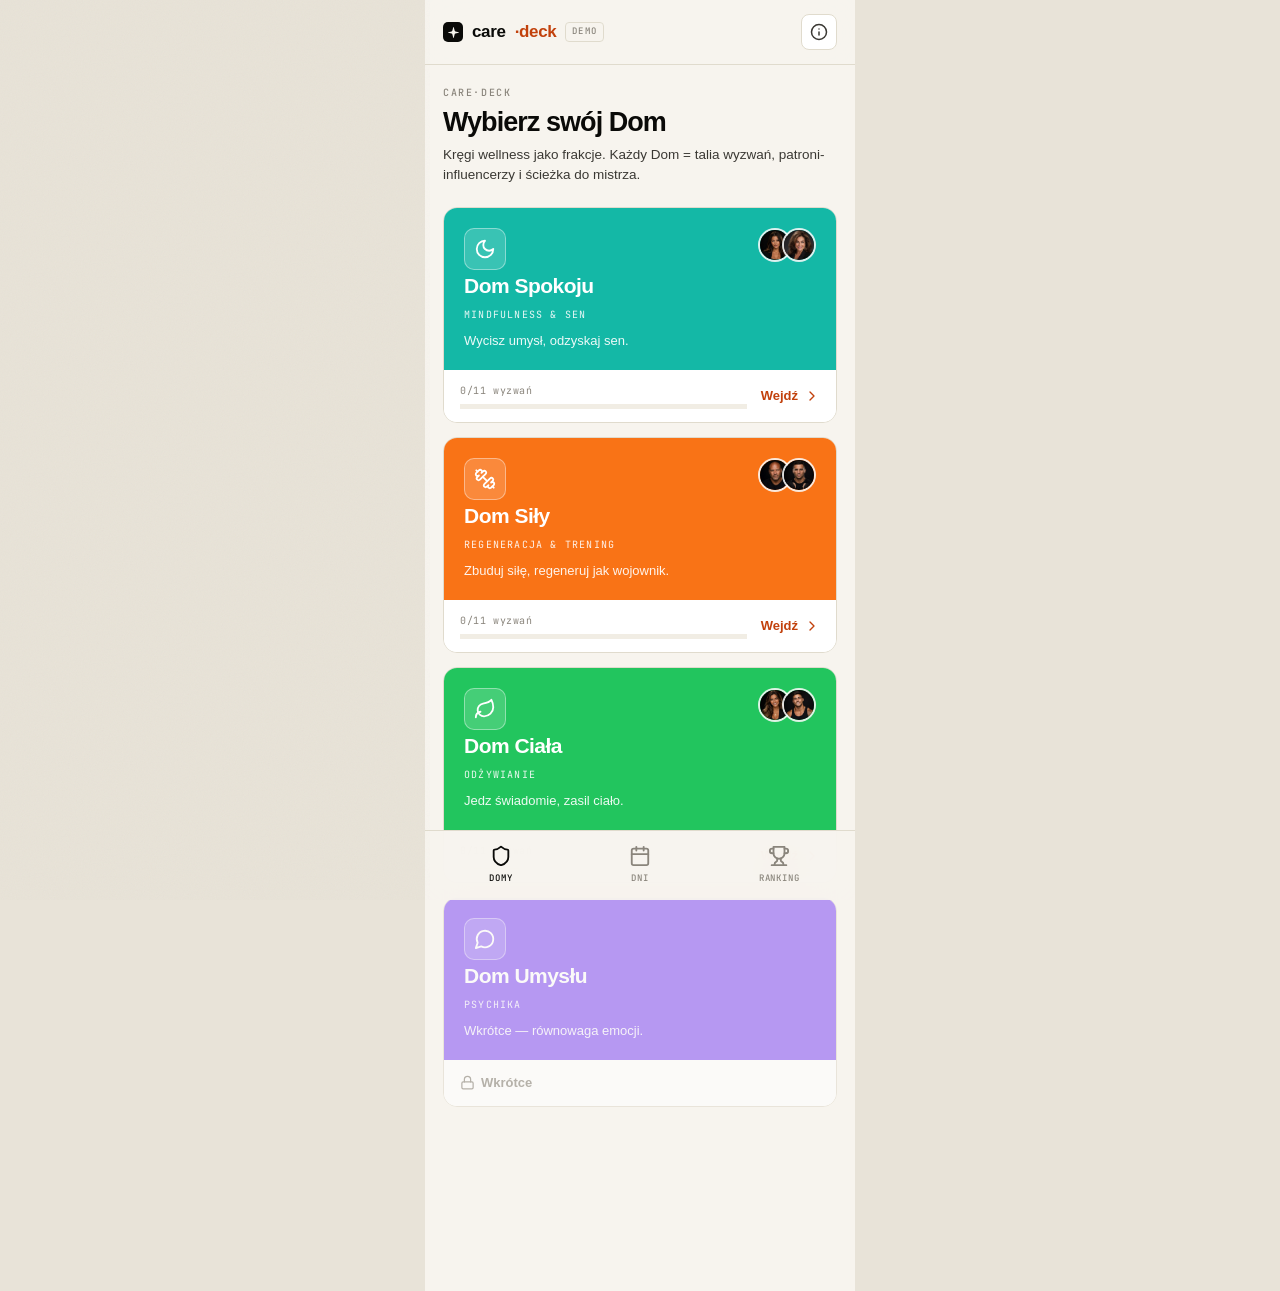
<file: care-deck/index.html>
<!DOCTYPE html>
<html lang="pl">
<head>
<meta charset="UTF-8">
<meta name="viewport" content="width=device-width, initial-scale=1.0, viewport-fit=cover">
<title>care·deck</title>
<link rel="preconnect" href="https://fonts.googleapis.com">
<link rel="preconnect" href="https://fonts.gstatic.com" crossorigin>
<link href="https://fonts.googleapis.com/css2?family=JetBrains+Mono:wght@400;500&display=swap" rel="stylesheet">
<link rel="stylesheet" href="styles.css">
</head>
<body>
<div id="app">
  <header>
    <div class="brand">
      <span class="logo-dot" id="logo"></span>care<span class="ac">·deck</span> <span class="demo">demo</span>
    </div>
    <button class="icon-btn" id="btn-info" title="Model"></button>
  </header>
  <div id="view"></div>
  <nav id="nav"></nav>
</div>

<!-- kolejność: ikony → dane → logika -->
<script src="assets/icons.js"></script>
<script src="data.js"></script>
<script src="app.js"></script>
</body>
</html>
</file>
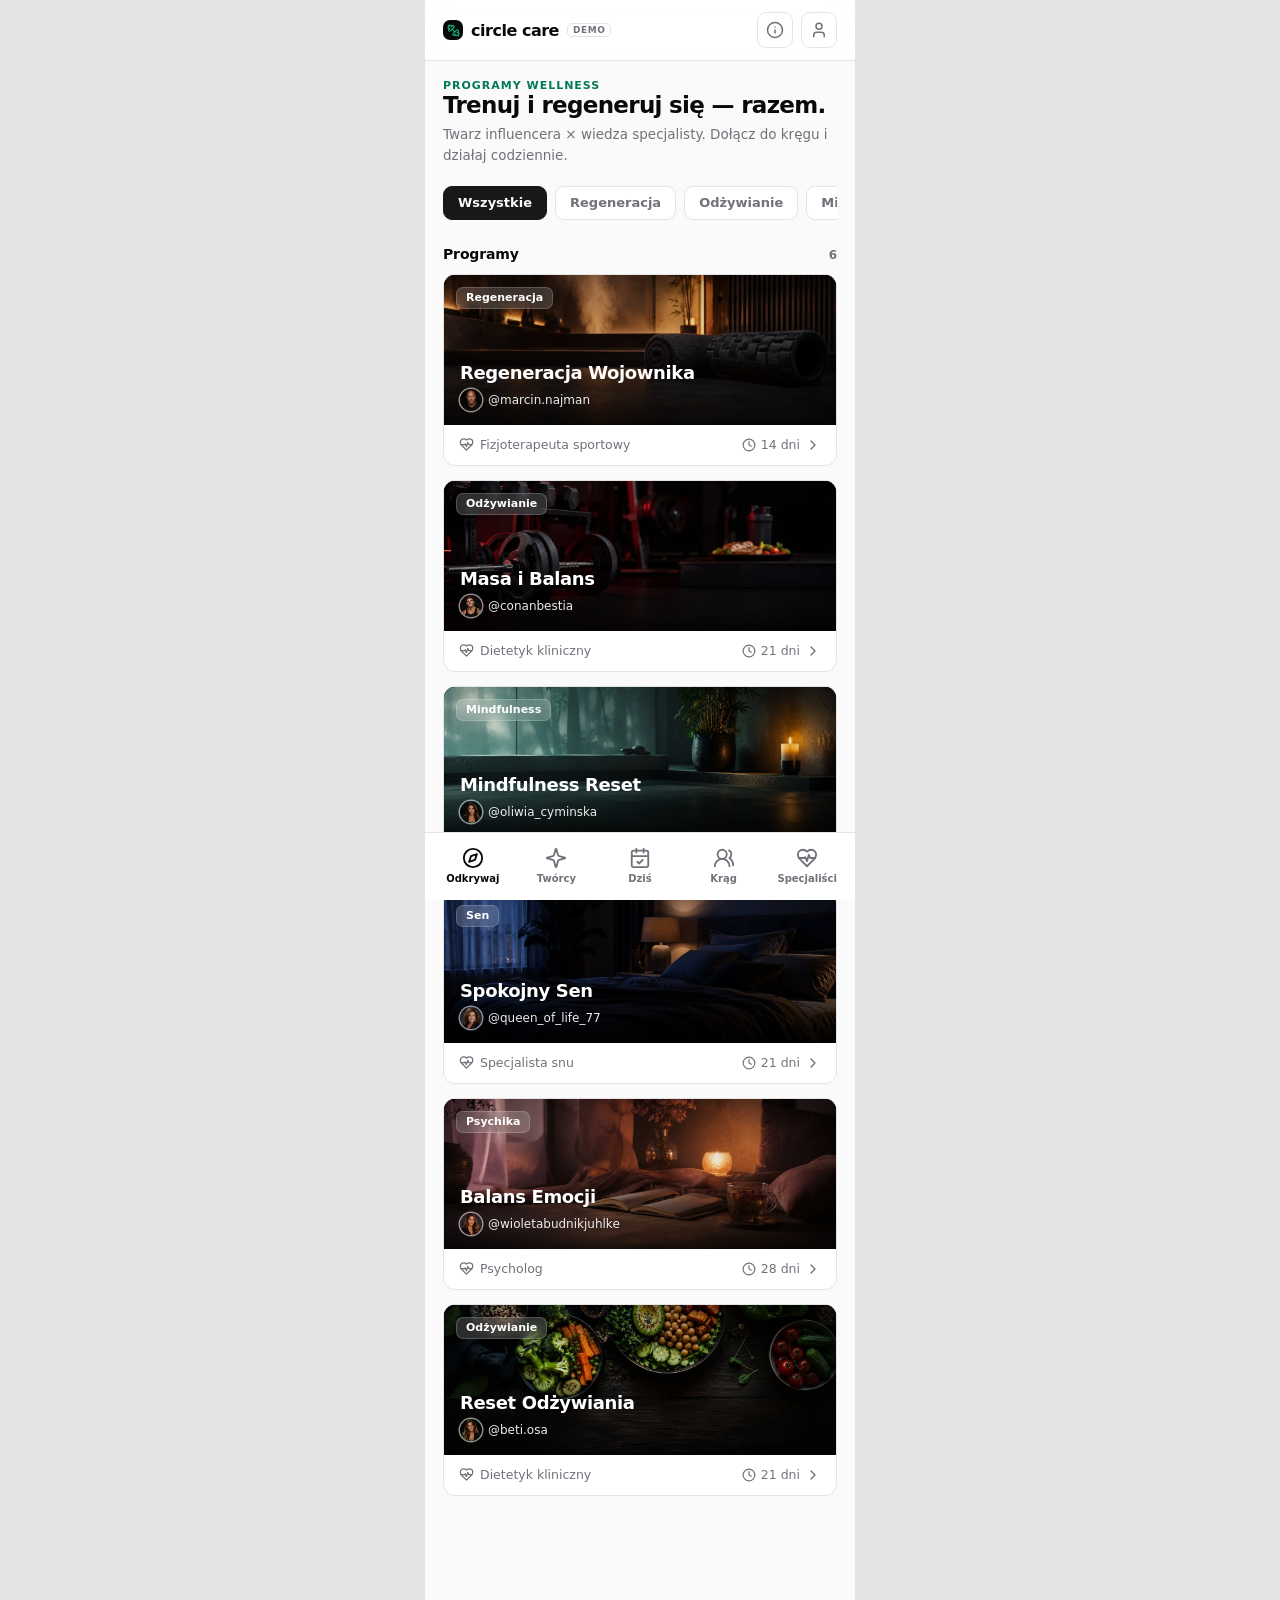
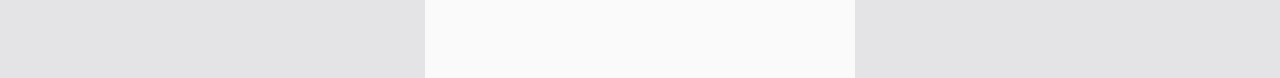
<file: circle-care/index.html>
<!DOCTYPE html>
<html lang="pl">
<head>
<meta charset="UTF-8">
<meta name="viewport" content="width=device-width, initial-scale=1.0, viewport-fit=cover">
<title>Circle Care</title>
<link rel="stylesheet" href="styles.css">
</head>
<body>
<div id="app">
  <header>
    <div class="brand">
      <span class="logo-dot" id="logo"></span>circle care <span class="demo">demo</span>
    </div>
    <div class="hdr-actions">
      <button class="icon-btn" id="btn-info" title="Model"></button>
      <button class="icon-btn" id="btn-user" title="Plan"></button>
    </div>
  </header>
  <div id="view"></div>
  <nav id="nav"></nav>
</div>

<!-- kolejność ma znaczenie: ikony → dane → logika -->
<script src="assets/icons.js"></script>
<script src="data.js"></script>
<script src="app.js"></script>
</body>
</html>
</file>
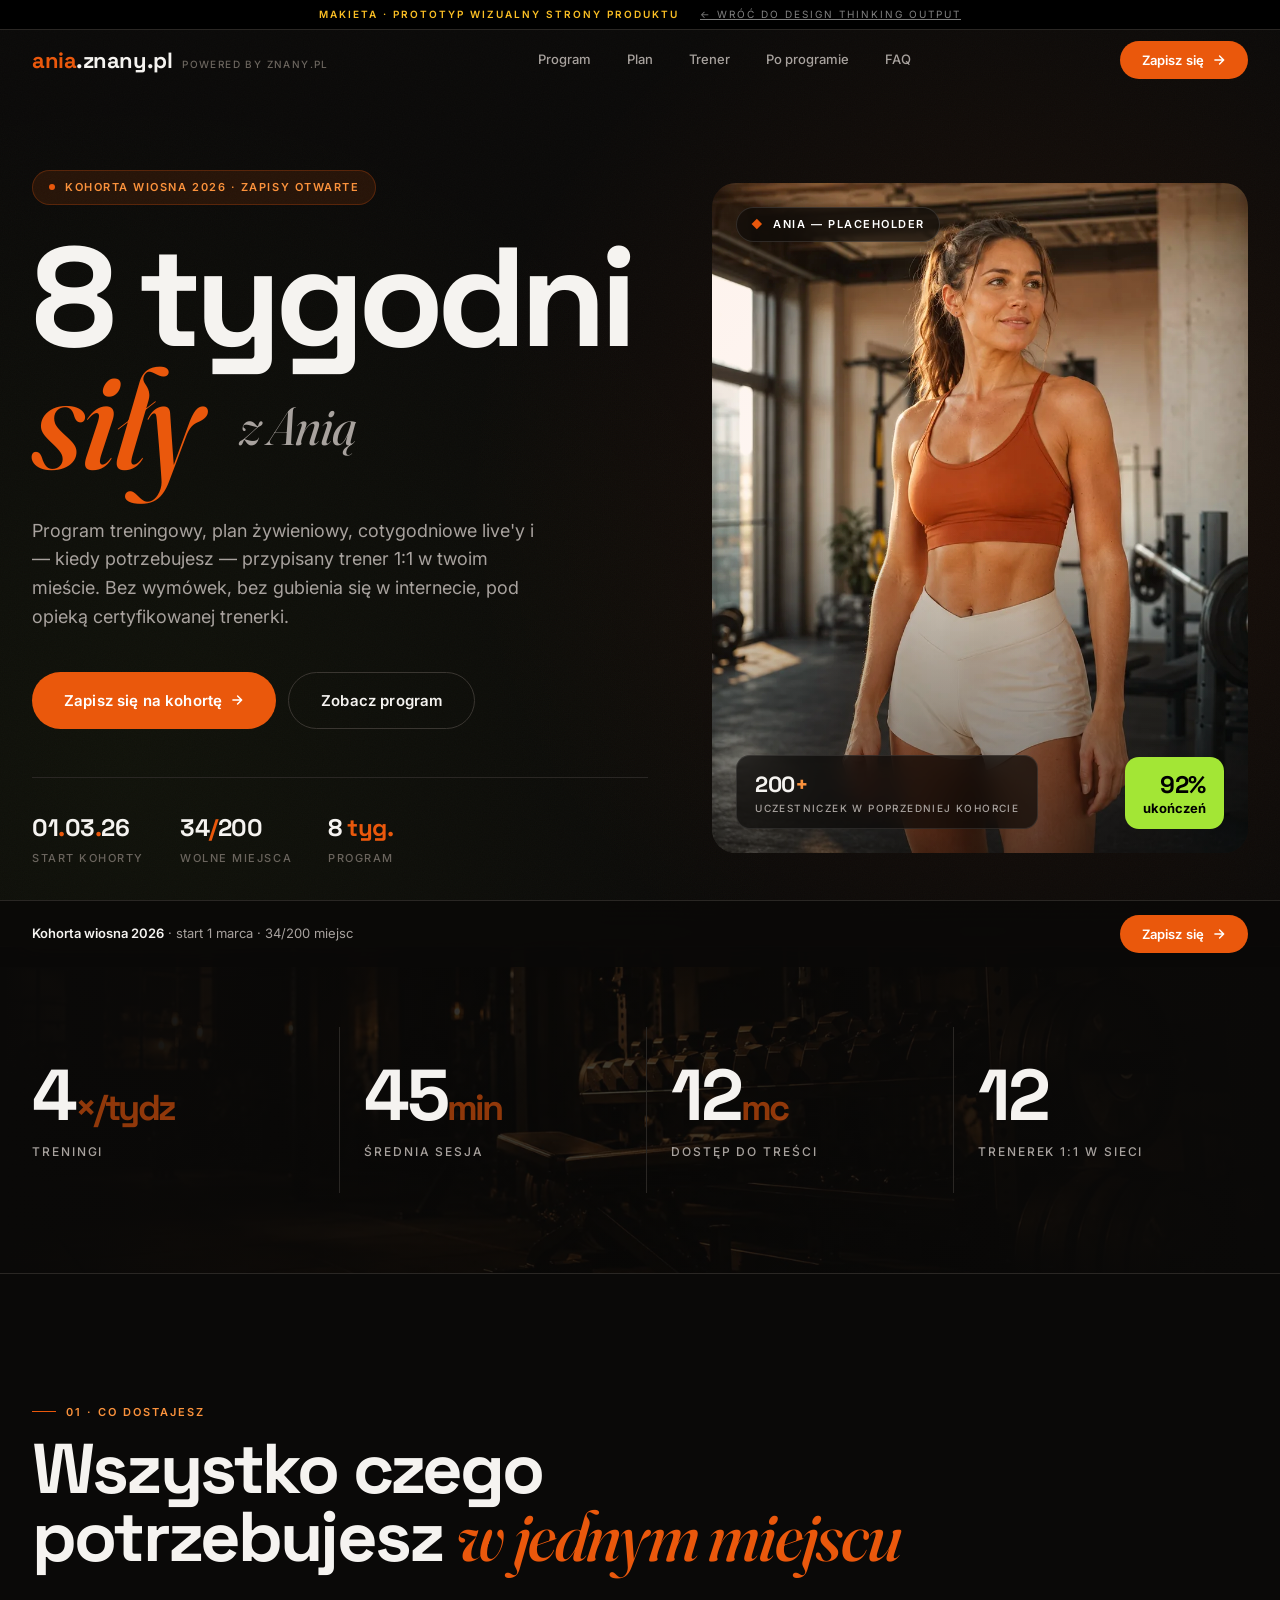
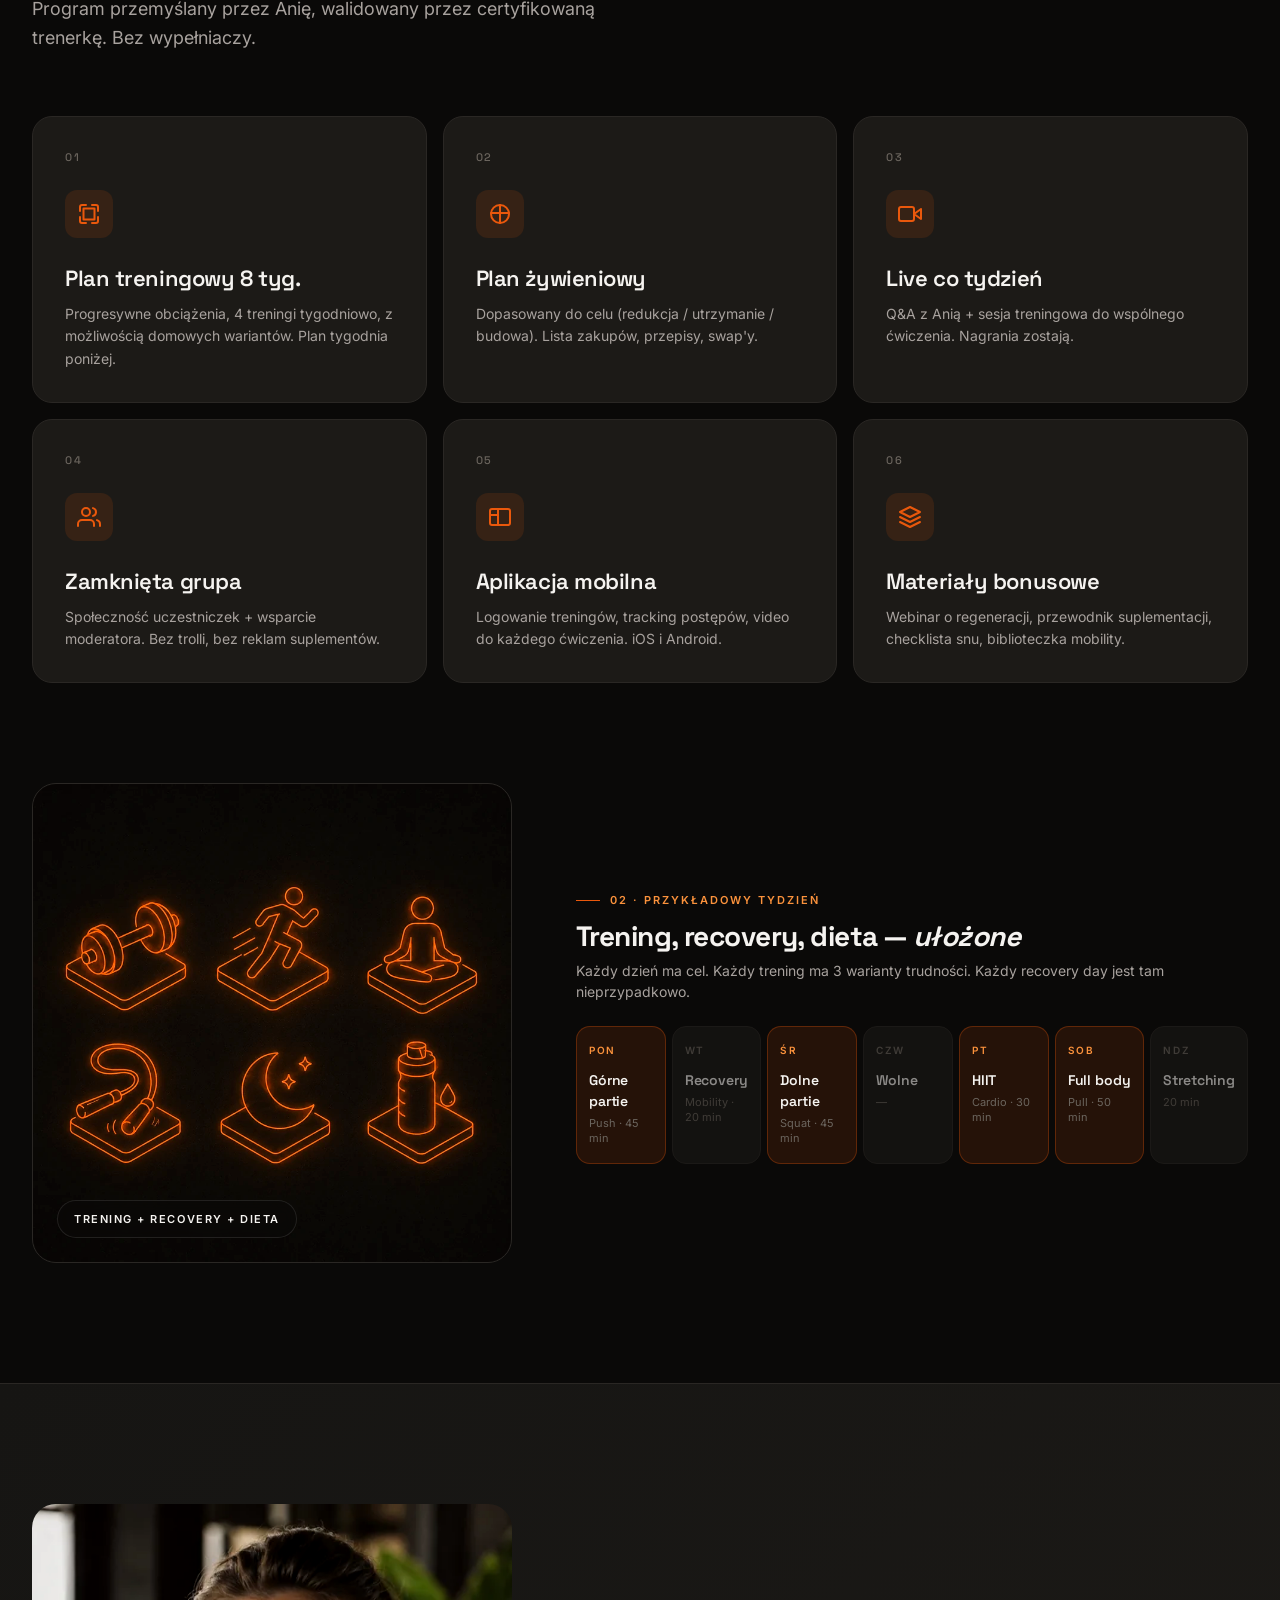
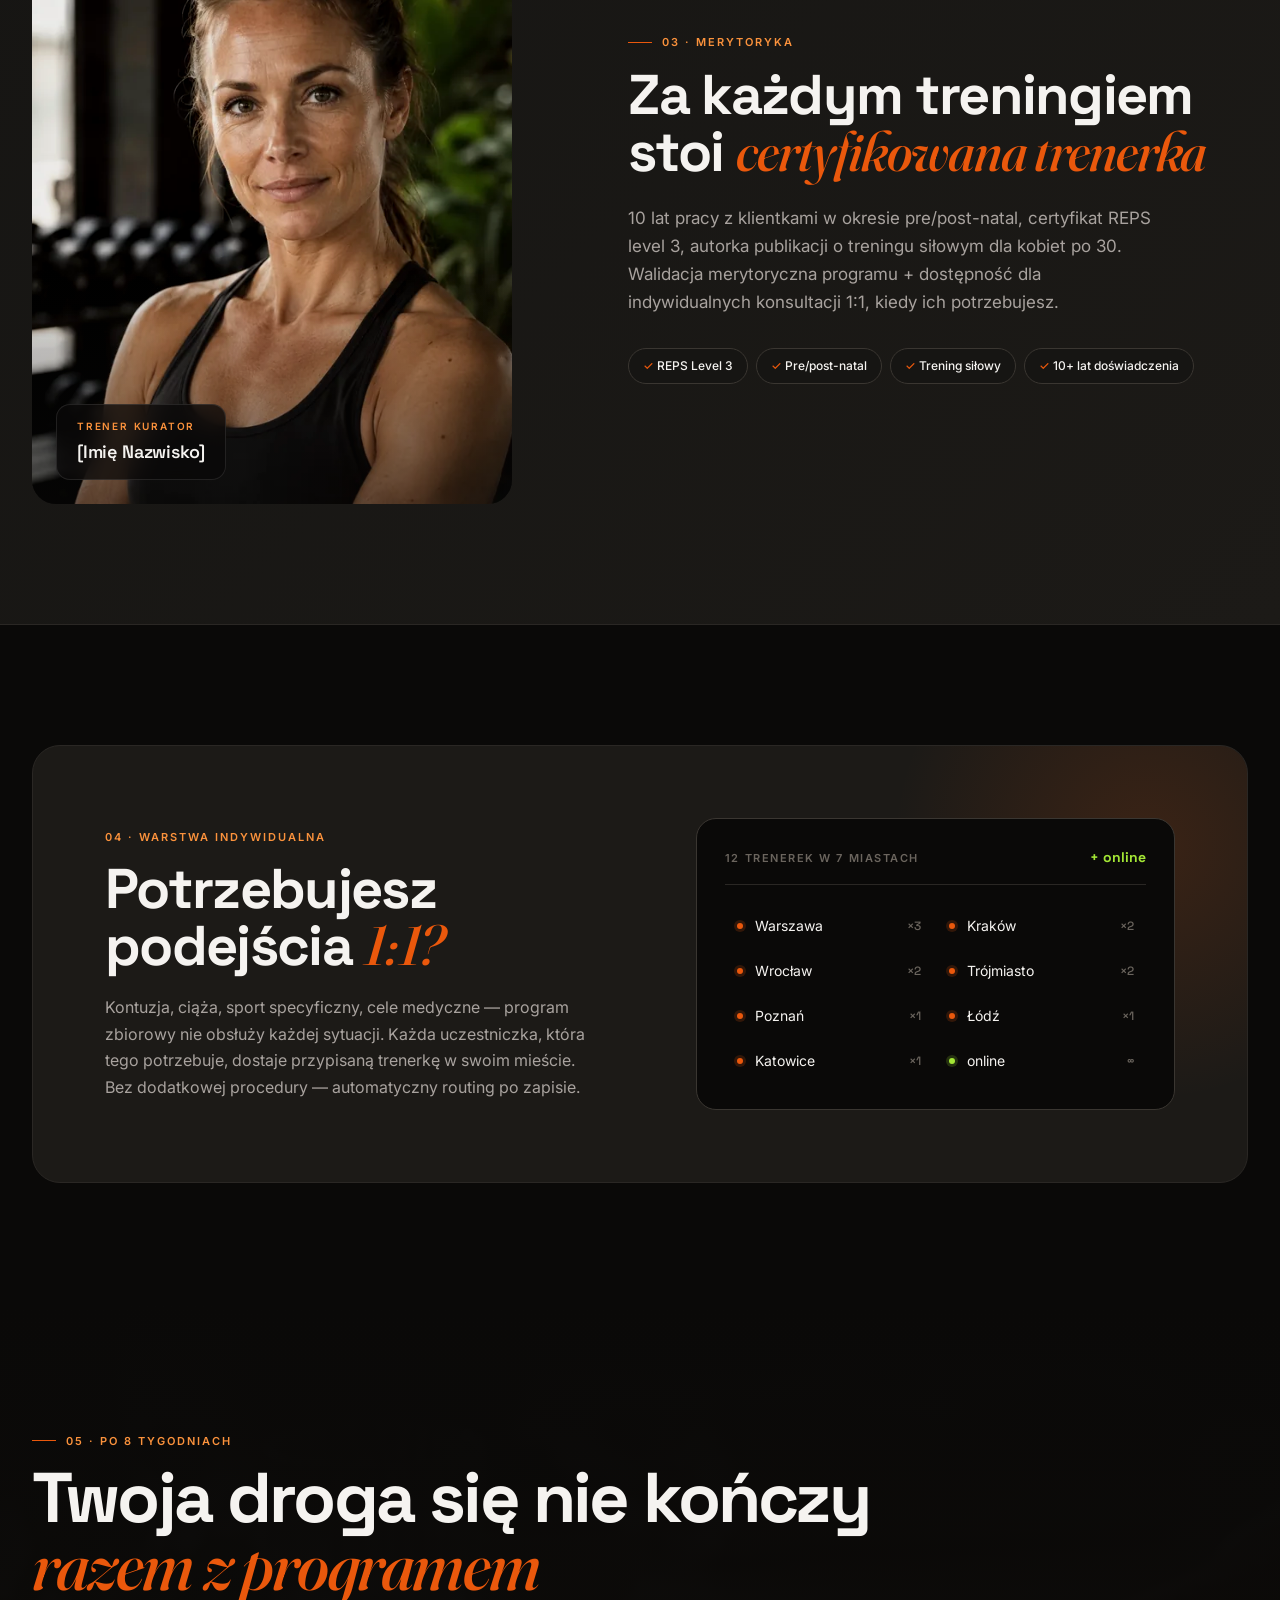
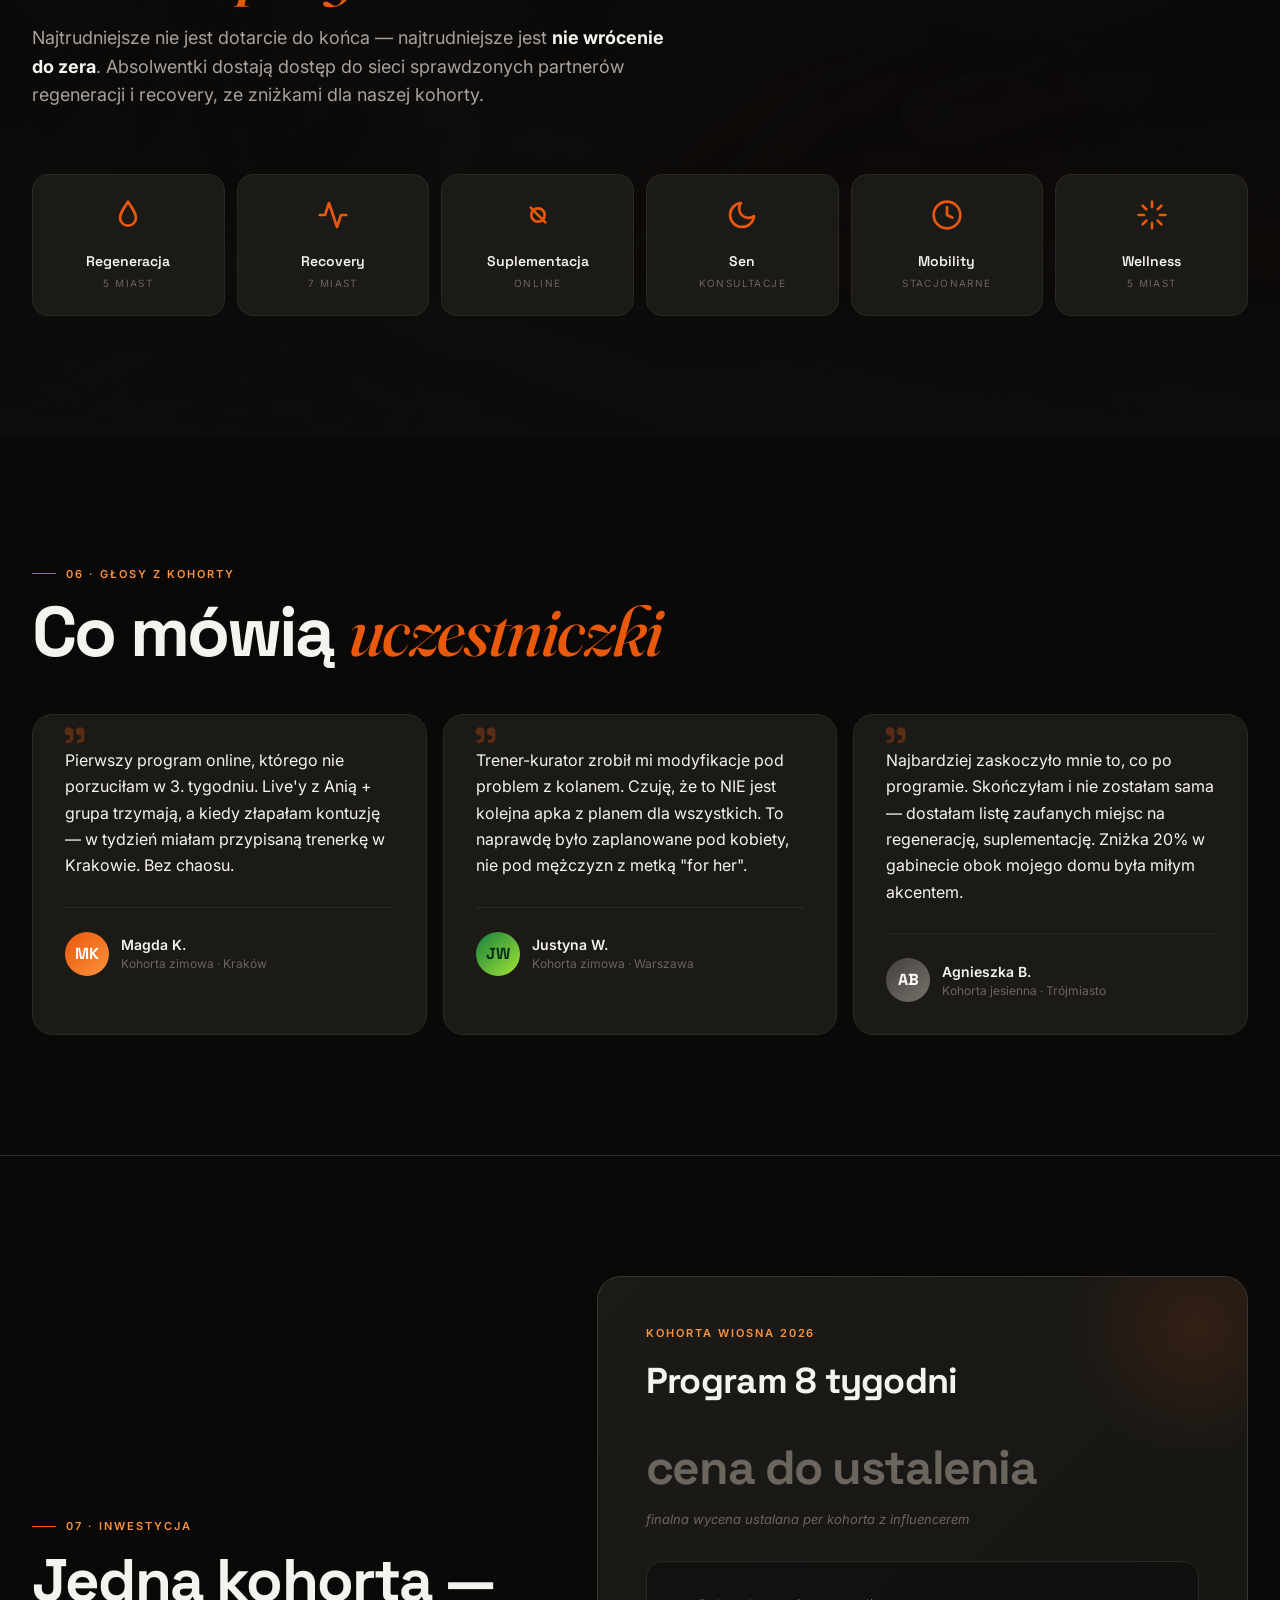
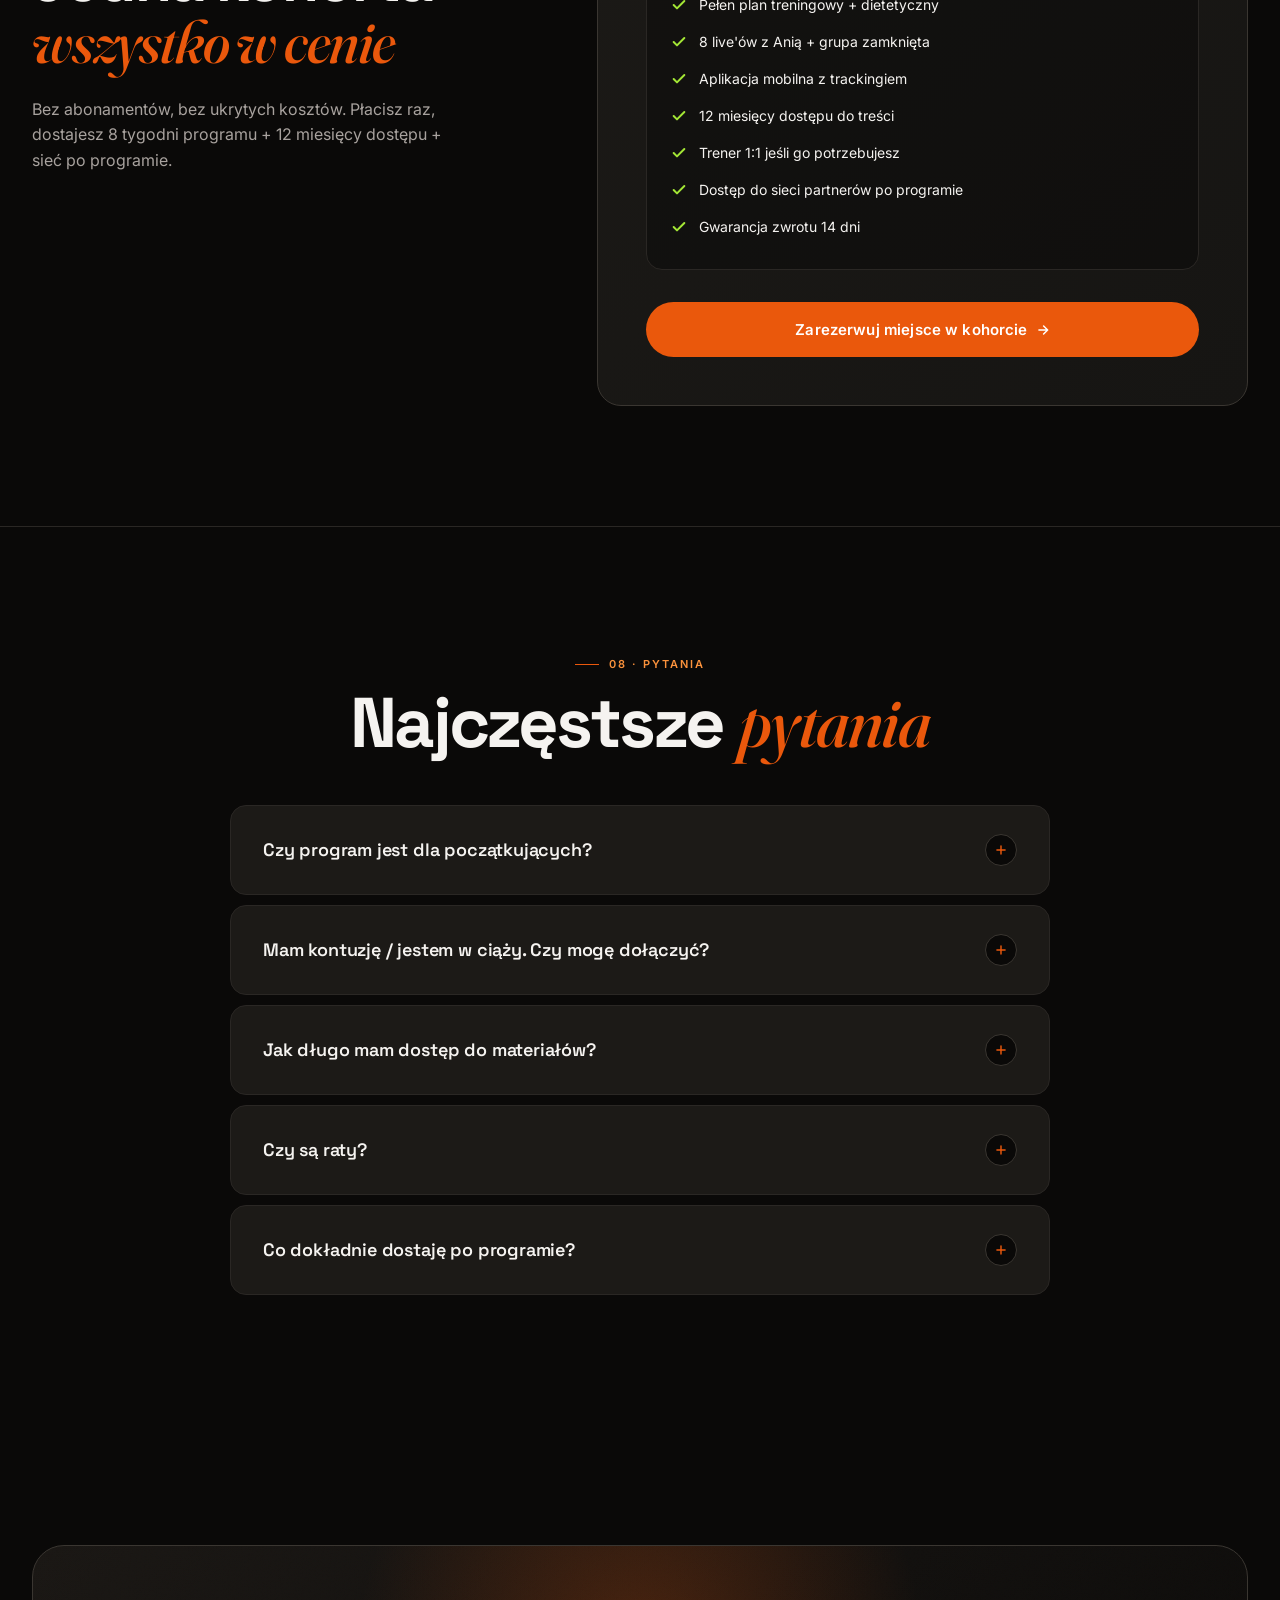
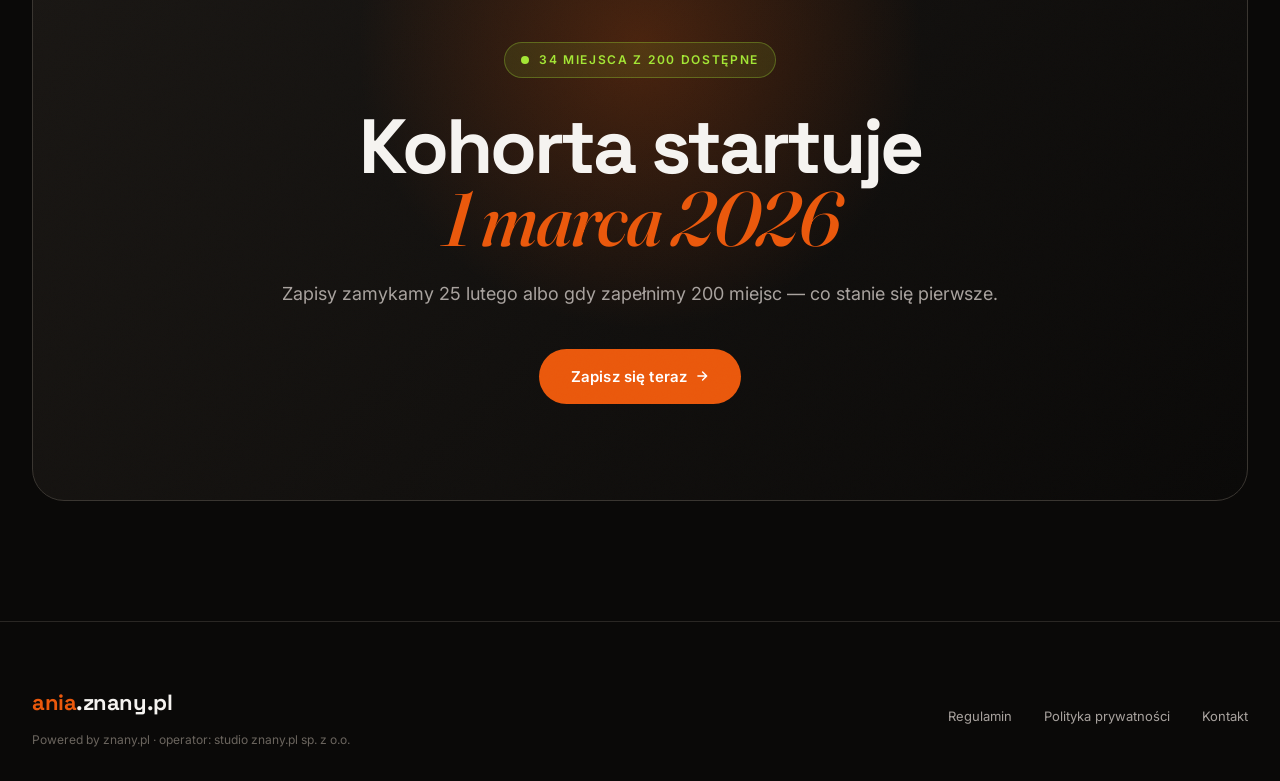
<file: landing/index.html>
<!DOCTYPE html>
<html lang="pl">
<head>
<meta charset="UTF-8">
<meta name="viewport" content="width=device-width, initial-scale=1.0">
<title>ania.znany.pl — 8 tygodni siły · kohorta wiosna 2026</title>
<link rel="preconnect" href="https://fonts.googleapis.com">
<link rel="preconnect" href="https://fonts.gstatic.com" crossorigin>
<link href="https://fonts.googleapis.com/css2?family=Inter:wght@400;500;600;700&family=Space+Grotesk:wght@500;600;700&family=Fraunces:ital,opsz,wght@1,9..144,400;1,9..144,500;1,9..144,600&display=swap" rel="stylesheet">
<style>
  :root {
    --bg: #0a0908;
    --bg-elev: #161513;
    --bg-card: #1c1a17;
    --line: #2a2724;
    --line-2: #3a3631;
    --ink: #f5f3f0;
    --ink-2: #a8a29e;
    --ink-3: #6b655e;
    --accent: #ea580c;
    --accent-2: #fb923c;
    --accent-bg: rgba(234, 88, 12, 0.12);
    --lime: #a3e635;
  }
  * { box-sizing: border-box; margin: 0; padding: 0; }
  html { scroll-behavior: smooth; }
  body {
    font-family: 'Inter', -apple-system, BlinkMacSystemFont, sans-serif;
    background: var(--bg);
    color: var(--ink);
    line-height: 1.5;
    -webkit-font-smoothing: antialiased;
    overflow-x: hidden;
  }
  ::selection { background: var(--accent); color: white; }

  .display {
    font-family: 'Space Grotesk', sans-serif;
    letter-spacing: -0.04em;
    font-weight: 700;
    line-height: 0.92;
  }

  /* Athletic editorial italic accent — Fraunces zamiast syntetycznej italiki Space Grotesk */
  .hero h1 .accent,
  .hero h1 .with,
  h2.section-title em,
  .trainer-info h3 em,
  .routing h3 em,
  .pricing-text h2 em,
  .final-card h2 em {
    font-family: 'Fraunces', 'Georgia', serif;
    font-style: italic;
    font-weight: 500;
    letter-spacing: -0.02em;
    font-variation-settings: "opsz" 144;
  }

  .container { max-width: 1280px; margin: 0 auto; padding: 0 32px; }
  @media (max-width: 700px) { .container { padding: 0 20px; } }

  a { color: inherit; text-decoration: none; }
  button { font-family: inherit; cursor: pointer; border: none; }
  img { display: block; max-width: 100%; }

  /* ============================
     GRAIN OVERLAY
     ============================ */
  .grain { position: relative; }
  .grain::after {
    content: '';
    position: absolute;
    inset: 0;
    background-image: url("data:image/svg+xml;utf8,<svg xmlns='http://www.w3.org/2000/svg' width='200' height='200'><filter id='n'><feTurbulence type='fractalNoise' baseFrequency='0.9' numOctaves='3' stitchTiles='stitch'/></filter><rect width='100%25' height='100%25' filter='url(%23n)' opacity='0.55'/></svg>");
    opacity: 0.08;
    pointer-events: none;
    mix-blend-mode: overlay;
    z-index: 1;
  }
  .grain > * { position: relative; z-index: 2; }

  /* ============================
     RIBBON
     ============================ */
  .ribbon {
    background: #000;
    color: #fbbf24;
    text-align: center;
    font-size: 10px;
    padding: 7px 16px;
    letter-spacing: 0.2em;
    text-transform: uppercase;
    font-weight: 600;
    border-bottom: 1px solid var(--line);
  }
  .ribbon a { color: rgba(255,255,255,0.5); text-decoration: underline; margin-left: 16px; font-weight: 400; }

  /* ============================
     NAV
     ============================ */
  nav.top {
    position: fixed;
    top: 27px;
    left: 0;
    right: 0;
    z-index: 90;
    padding: 14px 0;
    transition: background 0.3s, backdrop-filter 0.3s, border-color 0.3s;
    border-bottom: 1px solid transparent;
  }
  nav.top.scrolled {
    background: rgba(10, 9, 8, 0.85);
    backdrop-filter: blur(20px);
    border-bottom-color: var(--line);
  }
  .nav-inner {
    display: flex;
    align-items: center;
    justify-content: space-between;
    gap: 24px;
  }
  .logo {
    display: flex;
    align-items: baseline;
    gap: 10px;
  }
  .logo .brand {
    font-family: 'Space Grotesk', sans-serif;
    font-weight: 700;
    font-size: 22px;
    letter-spacing: -0.02em;
    color: var(--ink);
  }
  .logo .brand .accent { color: var(--accent); }
  .logo .powered {
    font-size: 10px;
    color: var(--ink-3);
    font-weight: 500;
    letter-spacing: 0.14em;
    text-transform: uppercase;
  }
  nav.top ul {
    list-style: none;
    display: flex;
    gap: 36px;
    font-size: 13px;
    font-weight: 500;
  }
  nav.top li a {
    color: var(--ink-2);
    transition: color 0.15s;
    position: relative;
  }
  nav.top li a:hover { color: var(--ink); }
  @media (max-width: 900px) { nav.top ul { display: none; } }

  .btn {
    background: var(--accent);
    color: white;
    border-radius: 100px;
    padding: 11px 22px;
    font-size: 13px;
    font-weight: 600;
    letter-spacing: 0.01em;
    transition: background 0.15s, transform 0.15s;
    display: inline-flex;
    align-items: center;
    gap: 8px;
  }
  .btn:hover { background: var(--accent-2); transform: translateY(-1px); }
  .btn svg { width: 14px; height: 14px; }
  .btn.big { padding: 18px 32px; font-size: 15px; }
  .btn.ghost {
    background: transparent;
    color: var(--ink);
    border: 1px solid var(--line-2);
  }
  .btn.ghost:hover { border-color: var(--ink); background: var(--bg-elev); }
  .btn.lime { background: var(--lime); color: #000; }
  .btn.lime:hover { background: #84cc16; }

  /* ============================
     HERO
     ============================ */
  .hero {
    min-height: 100vh;
    padding: 140px 0 80px;
    position: relative;
    overflow: hidden;
    background:
      radial-gradient(circle at 80% 50%, rgba(234,88,12,0.08), transparent 50%),
      radial-gradient(circle at 10% 80%, rgba(163,230,53,0.04), transparent 50%);
  }
  .hero-bg-noise {
    position: absolute;
    inset: 0;
    background-image: url("data:image/svg+xml;utf8,<svg xmlns='http://www.w3.org/2000/svg' width='200' height='200'><filter id='n'><feTurbulence type='fractalNoise' baseFrequency='0.85' numOctaves='3' stitchTiles='stitch'/></filter><rect width='100%25' height='100%25' filter='url(%23n)' opacity='0.5'/></svg>");
    opacity: 0.05;
    pointer-events: none;
  }
  .hero-grid {
    display: grid;
    grid-template-columns: 1.15fr 1fr;
    gap: 64px;
    align-items: center;
    position: relative;
  }
  @media (max-width: 1000px) {
    .hero-grid { grid-template-columns: 1fr; gap: 48px; }
  }
  .badge {
    display: inline-flex;
    align-items: center;
    gap: 10px;
    background: var(--accent-bg);
    color: var(--accent-2);
    border-radius: 100px;
    padding: 8px 16px;
    font-size: 11px;
    font-weight: 600;
    text-transform: uppercase;
    letter-spacing: 0.14em;
    margin-bottom: 32px;
    border: 1px solid rgba(234,88,12,0.25);
  }
  .badge::before {
    content: '';
    width: 6px; height: 6px;
    border-radius: 50%;
    background: var(--accent);
    animation: pulse 1.6s infinite;
  }
  @keyframes pulse {
    0%, 100% { opacity: 1; transform: scale(1); box-shadow: 0 0 0 0 rgba(234,88,12,0.6); }
    50% { opacity: 0.6; transform: scale(1.4); box-shadow: 0 0 0 8px rgba(234,88,12,0); }
  }
  .hero h1 {
    font-family: 'Space Grotesk', sans-serif;
    font-size: clamp(64px, 11vw, 156px);
    font-weight: 700;
    letter-spacing: -0.05em;
    line-height: 0.86;
    margin-bottom: 36px;
    color: var(--ink);
  }
  .hero h1 .row { display: block; }
  .hero h1 .accent { color: var(--accent); font-style: italic; font-weight: 500; }
  .hero h1 .with {
    font-size: 0.38em;
    display: inline-block;
    color: var(--ink-2);
    font-weight: 400;
    letter-spacing: -0.02em;
    vertical-align: middle;
    transform: translateY(-0.15em);
    margin-left: 0.2em;
    font-style: italic;
  }
  .hero .lead {
    font-size: 18px;
    color: var(--ink-2);
    line-height: 1.6;
    margin-bottom: 40px;
    max-width: 520px;
  }
  .hero-cta {
    display: flex;
    gap: 12px;
    flex-wrap: wrap;
    margin-bottom: 48px;
  }
  .meta-row {
    display: flex;
    gap: 36px;
    flex-wrap: wrap;
    padding-top: 32px;
    border-top: 1px solid var(--line);
  }
  .meta-item .v {
    font-family: 'Space Grotesk', sans-serif;
    font-size: 24px;
    font-weight: 700;
    color: var(--ink);
    letter-spacing: -0.02em;
  }
  .meta-item .v .accent { color: var(--accent); }
  .meta-item .k {
    font-size: 11px;
    text-transform: uppercase;
    letter-spacing: 0.14em;
    color: var(--ink-3);
    font-weight: 500;
    margin-top: 4px;
  }

  /* Hero photo */
  .hero-photo {
    position: relative;
    aspect-ratio: 4/5;
    border-radius: 24px;
    overflow: hidden;
    transform: translateY(0);
  }
  .hero-photo img {
    width: 100%;
    height: 100%;
    object-fit: cover;
    filter: contrast(1.05) saturate(1.05);
  }
  .hero-photo::after {
    content: '';
    position: absolute;
    inset: 0;
    background:
      linear-gradient(180deg, transparent 50%, rgba(10,9,8,0.55) 100%),
      linear-gradient(135deg, rgba(234,88,12,0.08), transparent);
    pointer-events: none;
  }
  .photo-tag {
    position: absolute;
    top: 24px; left: 24px;
    background: rgba(10,9,8,0.6);
    backdrop-filter: blur(12px);
    color: white;
    padding: 8px 14px;
    border-radius: 100px;
    font-size: 11px;
    text-transform: uppercase;
    letter-spacing: 0.14em;
    font-weight: 600;
    border: 1px solid rgba(255,255,255,0.12);
    z-index: 3;
  }
  .photo-tag::before {
    content: '◆ ';
    color: var(--accent);
    margin-right: 4px;
  }
  .photo-cohort {
    position: absolute;
    bottom: 24px; right: 24px;
    background: var(--lime);
    color: #000;
    padding: 12px 18px;
    border-radius: 14px;
    font-weight: 700;
    z-index: 3;
    font-size: 13px;
    line-height: 1.3;
    text-align: right;
  }
  .photo-cohort .num {
    font-family: 'Space Grotesk', sans-serif;
    font-size: 24px;
    display: block;
    letter-spacing: -0.02em;
  }
  .photo-stat {
    position: absolute;
    bottom: 24px; left: 24px;
    background: rgba(10,9,8,0.7);
    backdrop-filter: blur(12px);
    padding: 12px 18px;
    border-radius: 14px;
    border: 1px solid rgba(255,255,255,0.1);
    z-index: 3;
  }
  .photo-stat .v {
    font-family: 'Space Grotesk', sans-serif;
    font-size: 22px;
    font-weight: 700;
    color: var(--ink);
    letter-spacing: -0.02em;
  }
  .photo-stat .k {
    font-size: 10px;
    text-transform: uppercase;
    letter-spacing: 0.14em;
    color: var(--ink-2);
    font-weight: 500;
  }

  /* ============================
     SECTION BASE
     ============================ */
  section.block {
    padding: 120px 0;
    position: relative;
    overflow: hidden;
  }
  @media (max-width: 700px) { section.block { padding: 80px 0; } }

  .eyebrow {
    display: inline-flex;
    align-items: center;
    gap: 10px;
    font-size: 11px;
    font-weight: 600;
    text-transform: uppercase;
    letter-spacing: 0.18em;
    color: var(--accent-2);
    margin-bottom: 16px;
  }
  .eyebrow::before {
    content: '';
    width: 24px;
    height: 1px;
    background: var(--accent);
  }
  h2.section-title {
    font-family: 'Space Grotesk', sans-serif;
    font-size: clamp(36px, 5.5vw, 72px);
    font-weight: 700;
    letter-spacing: -0.04em;
    line-height: 0.95;
    max-width: 900px;
    margin-bottom: 24px;
    color: var(--ink);
  }
  h2.section-title em {
    color: var(--accent);
    font-style: italic;
    font-weight: 500;
  }
  .section-sub {
    color: var(--ink-2);
    font-size: 18px;
    max-width: 640px;
    line-height: 1.6;
    margin-bottom: 64px;
  }

  /* ============================
     STATS — gym dark bg
     ============================ */
  .stats-section {
    padding: 80px 0;
    position: relative;
    overflow: hidden;
    border-top: 1px solid var(--line);
    border-bottom: 1px solid var(--line);
  }
  .stats-bg {
    position: absolute;
    inset: 0;
    background-image: url('img/gym-dark.webp');
    background-size: cover;
    background-position: center;
    opacity: 0.4;
    z-index: 0;
  }
  .stats-overlay {
    position: absolute;
    inset: 0;
    background: linear-gradient(90deg, var(--bg) 0%, rgba(10,9,8,0.4) 50%, var(--bg) 100%);
    z-index: 1;
  }
  .stats-grid {
    display: grid;
    grid-template-columns: repeat(4, 1fr);
    gap: 12px;
    position: relative;
    z-index: 2;
  }
  @media (max-width: 800px) { .stats-grid { grid-template-columns: repeat(2, 1fr); } }
  .stat-cell {
    padding: 32px 24px;
    border-left: 1px solid var(--line);
    text-align: left;
  }
  .stat-cell:first-child { border-left: none; padding-left: 0; }
  .stat-cell .v {
    font-family: 'Space Grotesk', sans-serif;
    font-size: clamp(44px, 6vw, 72px);
    font-weight: 700;
    letter-spacing: -0.04em;
    line-height: 1;
    color: var(--ink);
  }
  .stat-cell .v .accent { color: var(--accent); }
  .stat-cell .v .small { font-size: 0.5em; opacity: 0.6; }
  .stat-cell .k {
    font-size: 12px;
    text-transform: uppercase;
    letter-spacing: 0.16em;
    color: var(--ink-2);
    font-weight: 500;
    margin-top: 12px;
  }

  /* ============================
     FEATURES — what you get
     ============================ */
  .features {
    display: grid;
    grid-template-columns: repeat(3, 1fr);
    gap: 16px;
  }
  @media (max-width: 900px) { .features { grid-template-columns: repeat(2, 1fr); } }
  @media (max-width: 600px) { .features { grid-template-columns: 1fr; } }
  .feature {
    background: var(--bg-card);
    border: 1px solid var(--line);
    border-radius: 20px;
    padding: 32px;
    position: relative;
    overflow: hidden;
    transition: border-color 0.25s, transform 0.25s;
  }
  .feature:hover {
    border-color: var(--accent);
    transform: translateY(-4px);
  }
  .feature::after {
    content: '';
    position: absolute;
    inset: 0;
    border-radius: 20px;
    background: radial-gradient(circle at 100% 0%, rgba(234,88,12,0.1), transparent 60%);
    opacity: 0;
    transition: opacity 0.25s;
    pointer-events: none;
  }
  .feature:hover::after { opacity: 1; }
  .feature .num {
    font-family: 'Space Grotesk', sans-serif;
    font-size: 11px;
    color: var(--ink-3);
    letter-spacing: 0.14em;
    margin-bottom: 24px;
    font-weight: 500;
  }
  .feature-ico {
    width: 48px; height: 48px;
    border-radius: 12px;
    background: var(--accent-bg);
    color: var(--accent);
    display: flex;
    align-items: center;
    justify-content: center;
    margin-bottom: 24px;
  }
  .feature h3 {
    font-family: 'Space Grotesk', sans-serif;
    font-size: 22px;
    font-weight: 600;
    margin-bottom: 8px;
    letter-spacing: -0.02em;
    color: var(--ink);
  }
  .feature p {
    font-size: 14px;
    color: var(--ink-2);
    line-height: 1.6;
  }
  .feature.wide { grid-column: span 2; }
  @media (max-width: 900px) { .feature.wide { grid-column: span 1; } }

  /* ============================
     WEEK SCHEDULE
     ============================ */
  .week-section {
    display: grid;
    grid-template-columns: 1fr 1.4fr;
    gap: 64px;
    align-items: center;
    margin-top: 100px;
  }
  @media (max-width: 900px) { .week-section { grid-template-columns: 1fr; gap: 40px; } }
  .week-image {
    background: var(--bg-card);
    border: 1px solid var(--line);
    border-radius: 24px;
    overflow: hidden;
    aspect-ratio: 1;
    position: relative;
  }
  .week-image img {
    width: 100%; height: 100%; object-fit: cover;
    filter: brightness(1.08) saturate(1.15);
  }
  .week-image::after {
    content: 'Trening + recovery + dieta';
    position: absolute;
    bottom: 24px; left: 24px;
    background: rgba(10,9,8,0.7);
    backdrop-filter: blur(8px);
    padding: 10px 16px;
    border-radius: 100px;
    font-size: 11px;
    text-transform: uppercase;
    letter-spacing: 0.14em;
    font-weight: 600;
    color: var(--ink);
    border: 1px solid rgba(255,255,255,0.1);
  }
  .week-grid {
    display: grid;
    grid-template-columns: repeat(7, 1fr);
    gap: 6px;
  }
  @media (max-width: 700px) { .week-grid { grid-template-columns: repeat(4, 1fr); } }
  @media (max-width: 500px) { .week-grid { grid-template-columns: repeat(2, 1fr); } }
  .day {
    background: var(--bg-card);
    border: 1px solid var(--line);
    border-radius: 14px;
    padding: 16px 12px;
    transition: border-color 0.2s;
  }
  .day.active { background: var(--accent-bg); border-color: rgba(234,88,12,0.3); }
  .day.rest { opacity: 0.55; }
  .day .dow {
    font-size: 10px;
    text-transform: uppercase;
    letter-spacing: 0.16em;
    color: var(--ink-3);
    font-weight: 600;
    margin-bottom: 12px;
  }
  .day.active .dow { color: var(--accent-2); }
  .day h4 {
    font-family: 'Space Grotesk', sans-serif;
    font-size: 14px;
    font-weight: 600;
    margin-bottom: 4px;
    color: var(--ink);
    letter-spacing: -0.01em;
  }
  .day p {
    font-size: 11px;
    color: var(--ink-3);
    line-height: 1.4;
  }
  .week-title-block { margin-bottom: 24px; }
  .week-title-block h3 {
    font-family: 'Space Grotesk', sans-serif;
    font-size: 28px;
    font-weight: 700;
    letter-spacing: -0.02em;
    margin-bottom: 8px;
    line-height: 1.1;
  }
  .week-title-block p { font-size: 14px; color: var(--ink-2); line-height: 1.5; }

  /* ============================
     TRAINER
     ============================ */
  .trainer-section {
    background: linear-gradient(135deg, var(--bg-elev) 0%, var(--bg-card) 100%);
    border-top: 1px solid var(--line);
    border-bottom: 1px solid var(--line);
  }
  .trainer-grid {
    display: grid;
    grid-template-columns: 1fr 1.2fr;
    gap: 80px;
    align-items: center;
  }
  @media (max-width: 900px) { .trainer-grid { grid-template-columns: 1fr; gap: 40px; } }
  .trainer-photo {
    position: relative;
    aspect-ratio: 4/5;
    border-radius: 24px;
    overflow: hidden;
    max-width: 480px;
  }
  .trainer-photo img {
    width: 100%; height: 100%; object-fit: cover;
    filter: contrast(1.05);
  }
  .trainer-photo::after {
    content: '';
    position: absolute; inset: 0;
    background: linear-gradient(180deg, transparent 60%, rgba(10,9,8,0.5) 100%);
    pointer-events: none;
  }
  .trainer-badge {
    position: absolute;
    bottom: 24px; left: 24px;
    background: rgba(10,9,8,0.75);
    backdrop-filter: blur(12px);
    padding: 14px 20px;
    border-radius: 14px;
    border: 1px solid rgba(255,255,255,0.1);
    z-index: 3;
  }
  .trainer-badge .label {
    font-size: 10px;
    text-transform: uppercase;
    letter-spacing: 0.18em;
    color: var(--accent-2);
    font-weight: 600;
    margin-bottom: 4px;
  }
  .trainer-badge .name {
    font-family: 'Space Grotesk', sans-serif;
    font-size: 18px;
    font-weight: 600;
    color: var(--ink);
    letter-spacing: -0.01em;
  }
  .trainer-info h3 {
    font-family: 'Space Grotesk', sans-serif;
    font-size: clamp(32px, 4.5vw, 56px);
    font-weight: 700;
    letter-spacing: -0.03em;
    line-height: 1;
    margin-bottom: 24px;
  }
  .trainer-info h3 em {
    color: var(--accent);
    font-style: italic;
    font-weight: 500;
  }
  .trainer-info p {
    color: var(--ink-2);
    font-size: 17px;
    line-height: 1.65;
    margin-bottom: 32px;
    max-width: 540px;
  }
  .trainer-tags {
    display: flex;
    gap: 8px;
    flex-wrap: wrap;
  }
  .trainer-tag {
    background: var(--bg-elev);
    border: 1px solid var(--line-2);
    color: var(--ink);
    border-radius: 100px;
    padding: 8px 14px;
    font-size: 12px;
    font-weight: 500;
  }
  .trainer-tag::before { content: '✓ '; color: var(--accent); }

  /* ============================
     ROUTING
     ============================ */
  .routing {
    background: var(--bg-card);
    border: 1px solid var(--line);
    border-radius: 28px;
    padding: 72px;
    display: grid;
    grid-template-columns: 1.1fr 1fr;
    gap: 64px;
    align-items: center;
    overflow: hidden;
    position: relative;
  }
  @media (max-width: 900px) {
    .routing { grid-template-columns: 1fr; padding: 40px; gap: 40px; }
  }
  .routing::before {
    content: '';
    position: absolute;
    width: 600px; height: 600px;
    right: -200px; top: -200px;
    background: radial-gradient(circle, rgba(234,88,12,0.15) 0%, transparent 60%);
    pointer-events: none;
  }
  .routing-text { position: relative; z-index: 2; }
  .routing-text .small {
    font-size: 11px;
    text-transform: uppercase;
    letter-spacing: 0.18em;
    color: var(--accent-2);
    font-weight: 600;
    margin-bottom: 16px;
  }
  .routing h3 {
    font-family: 'Space Grotesk', sans-serif;
    font-size: clamp(32px, 4.5vw, 56px);
    font-weight: 700;
    letter-spacing: -0.03em;
    line-height: 1;
    margin-bottom: 20px;
  }
  .routing h3 em {
    color: var(--accent);
    font-style: italic;
    font-weight: 500;
  }
  .routing > .routing-text > p {
    color: var(--ink-2);
    font-size: 16px;
    line-height: 1.65;
    max-width: 480px;
  }

  .cities {
    background: var(--bg);
    border: 1px solid var(--line-2);
    border-radius: 20px;
    padding: 28px;
    position: relative;
    z-index: 2;
  }
  .cities-header {
    display: flex;
    justify-content: space-between;
    align-items: center;
    margin-bottom: 20px;
    padding-bottom: 16px;
    border-bottom: 1px solid var(--line);
  }
  .cities-header .label {
    font-size: 11px;
    text-transform: uppercase;
    letter-spacing: 0.14em;
    color: var(--ink-3);
    font-weight: 600;
  }
  .cities-header .count {
    font-family: 'Space Grotesk', sans-serif;
    color: var(--lime);
    font-weight: 700;
    font-size: 14px;
  }
  .cities ul { list-style: none; display: grid; grid-template-columns: repeat(2, 1fr); gap: 4px; }
  .cities li {
    display: flex;
    align-items: center;
    gap: 12px;
    font-size: 14px;
    color: var(--ink);
    padding: 10px 12px;
    border-radius: 10px;
    transition: background 0.15s;
  }
  .cities li:hover { background: var(--bg-elev); }
  .cities li .dot {
    width: 6px; height: 6px;
    border-radius: 50%;
    background: var(--accent);
    box-shadow: 0 0 0 3px rgba(234,88,12,0.18);
  }
  .cities li .count {
    margin-left: auto;
    color: var(--ink-3);
    font-size: 12px;
    font-family: 'Space Grotesk', sans-serif;
    font-weight: 500;
  }

  /* ============================
     POST PROGRAMME
     ============================ */
  .post-section {
    position: relative;
    overflow: hidden;
  }
  .post-bg {
    position: absolute;
    inset: 0;
    background-image: url('img/wellness.webp');
    background-size: cover;
    background-position: center;
    opacity: 0.18;
    filter: contrast(1.1);
  }
  .post-overlay {
    position: absolute; inset: 0;
    background: linear-gradient(180deg, var(--bg) 0%, rgba(10,9,8,0.85) 100%);
  }
  .post-section > .container { position: relative; z-index: 2; }
  .partners {
    display: grid;
    grid-template-columns: repeat(6, 1fr);
    gap: 12px;
  }
  @media (max-width: 800px) { .partners { grid-template-columns: repeat(3, 1fr); } }
  @media (max-width: 480px) { .partners { grid-template-columns: repeat(2, 1fr); } }
  .partner {
    background: var(--bg-card);
    border: 1px solid var(--line);
    border-radius: 16px;
    padding: 24px 16px;
    text-align: center;
    transition: border-color 0.2s, transform 0.2s;
  }
  .partner:hover { border-color: var(--accent); transform: translateY(-3px); }
  .partner svg { width: 32px; height: 32px; color: var(--accent); margin-bottom: 14px; }
  .partner .name {
    font-family: 'Space Grotesk', sans-serif;
    font-size: 14px;
    font-weight: 600;
    color: var(--ink);
    margin-bottom: 4px;
  }
  .partner .sub {
    font-size: 10px;
    color: var(--ink-3);
    text-transform: uppercase;
    letter-spacing: 0.14em;
  }

  /* ============================
     TESTIMONIALS
     ============================ */
  .testimonials-grid {
    display: grid;
    grid-template-columns: repeat(3, 1fr);
    gap: 16px;
  }
  @media (max-width: 900px) { .testimonials-grid { grid-template-columns: 1fr; } }
  .testi {
    background: var(--bg-card);
    border: 1px solid var(--line);
    border-radius: 20px;
    padding: 32px;
    position: relative;
  }
  .testi .quote {
    font-size: 16px;
    line-height: 1.65;
    color: var(--ink);
    margin-bottom: 28px;
  }
  .testi .quote::before {
    content: '"';
    font-family: 'Space Grotesk', sans-serif;
    font-size: 64px;
    color: var(--accent);
    line-height: 0;
    position: absolute;
    top: 36px; left: 28px;
    opacity: 0.3;
  }
  .testi-author {
    display: flex;
    gap: 12px;
    align-items: center;
    padding-top: 24px;
    border-top: 1px solid var(--line);
  }
  .testi-avatar {
    width: 44px; height: 44px;
    border-radius: 50%;
    background: linear-gradient(135deg, var(--accent) 0%, var(--accent-2) 100%);
    display: flex;
    align-items: center;
    justify-content: center;
    font-family: 'Space Grotesk', sans-serif;
    font-weight: 700;
    color: white;
    font-size: 16px;
    flex-shrink: 0;
  }
  .testi-avatar.green { background: linear-gradient(135deg, #15803d 0%, var(--lime) 100%); color: #052e16; }
  .testi-avatar.dark { background: linear-gradient(135deg, #44403c 0%, #78716c 100%); }
  .testi-author .name {
    font-weight: 600;
    color: var(--ink);
    font-size: 14px;
  }
  .testi-author .meta {
    color: var(--ink-3);
    font-size: 12px;
  }

  /* ============================
     PRICING
     ============================ */
  .pricing-wrap {
    display: grid;
    grid-template-columns: 1fr 1.3fr;
    gap: 64px;
    align-items: center;
  }
  @media (max-width: 900px) { .pricing-wrap { grid-template-columns: 1fr; gap: 40px; } }
  .pricing-text h2 {
    font-family: 'Space Grotesk', sans-serif;
    font-size: clamp(36px, 5vw, 60px);
    font-weight: 700;
    letter-spacing: -0.03em;
    line-height: 1;
    margin-bottom: 24px;
  }
  .pricing-text h2 em {
    color: var(--accent);
    font-style: italic;
    font-weight: 500;
  }
  .pricing-text p { color: var(--ink-2); font-size: 16px; line-height: 1.6; max-width: 420px; }
  .pricing-card {
    background: linear-gradient(135deg, var(--bg-card) 0%, var(--bg-elev) 100%);
    border: 1px solid var(--line-2);
    border-radius: 24px;
    padding: 48px;
    position: relative;
    overflow: hidden;
  }
  @media (max-width: 700px) { .pricing-card { padding: 32px; } }
  .pricing-card::before {
    content: '';
    position: absolute;
    width: 300px; height: 300px;
    top: -100px; right: -100px;
    background: radial-gradient(circle, var(--accent-bg) 0%, transparent 60%);
    pointer-events: none;
  }
  .pricing-card .tier {
    font-size: 11px;
    text-transform: uppercase;
    letter-spacing: 0.18em;
    color: var(--accent-2);
    font-weight: 600;
    margin-bottom: 12px;
  }
  .pricing-card h3 {
    font-family: 'Space Grotesk', sans-serif;
    font-size: 36px;
    font-weight: 700;
    letter-spacing: -0.02em;
    margin-bottom: 24px;
  }
  .pricing-card .price-display {
    font-family: 'Space Grotesk', sans-serif;
    font-size: 48px;
    font-weight: 700;
    color: var(--ink-3);
    letter-spacing: -0.03em;
    margin-bottom: 6px;
  }
  .pricing-card .price-note {
    font-size: 13px;
    color: var(--ink-3);
    font-style: italic;
    margin-bottom: 32px;
  }
  .perks {
    list-style: none;
    margin-bottom: 32px;
    padding: 24px;
    background: rgba(0,0,0,0.3);
    border-radius: 16px;
    border: 1px solid var(--line);
  }
  .perks li {
    display: flex;
    gap: 12px;
    align-items: flex-start;
    padding: 8px 0;
    font-size: 14px;
    color: var(--ink);
  }
  .perks li svg { color: var(--lime); flex-shrink: 0; margin-top: 3px; }

  /* ============================
     FAQ
     ============================ */
  .faq { max-width: 820px; margin: 0 auto; }
  .faq-item {
    background: var(--bg-card);
    border: 1px solid var(--line);
    border-radius: 16px;
    padding: 28px 32px;
    margin-bottom: 10px;
    cursor: pointer;
    transition: border-color 0.2s;
  }
  .faq-item:hover { border-color: var(--line-2); }
  .faq-item summary {
    list-style: none;
    display: flex;
    justify-content: space-between;
    align-items: center;
    gap: 16px;
  }
  .faq-item summary::-webkit-details-marker { display: none; }
  .faq-item h4 {
    font-family: 'Space Grotesk', sans-serif;
    font-size: 18px;
    font-weight: 600;
    letter-spacing: -0.01em;
    color: var(--ink);
  }
  .faq-toggle {
    width: 32px; height: 32px;
    border-radius: 50%;
    background: var(--bg);
    border: 1px solid var(--line-2);
    color: var(--accent);
    display: flex;
    align-items: center;
    justify-content: center;
    flex-shrink: 0;
    transition: transform 0.2s;
  }
  .faq-item[open] .faq-toggle { transform: rotate(45deg); }
  .faq-item[open] { border-color: var(--accent); }
  .faq-item p {
    font-size: 15px;
    color: var(--ink-2);
    line-height: 1.7;
    margin-top: 16px;
    padding-top: 16px;
    border-top: 1px solid var(--line);
  }

  /* ============================
     FINAL CTA
     ============================ */
  .final {
    background: var(--bg);
    padding: 120px 0;
    position: relative;
    overflow: hidden;
  }
  .final-card {
    background: linear-gradient(135deg, #1a1714 0%, #0a0908 100%);
    border: 1px solid var(--line-2);
    border-radius: 32px;
    padding: 96px 64px;
    text-align: center;
    position: relative;
    overflow: hidden;
  }
  @media (max-width: 700px) { .final-card { padding: 60px 28px; } }
  .final-card::before {
    content: '';
    position: absolute;
    width: 800px; height: 800px;
    top: -300px; left: 50%; transform: translateX(-50%);
    background: radial-gradient(circle, rgba(234,88,12,0.25) 0%, transparent 50%);
    pointer-events: none;
  }
  .final-card::after {
    content: '';
    position: absolute;
    inset: 0;
    background-image: url("data:image/svg+xml;utf8,<svg xmlns='http://www.w3.org/2000/svg' width='200' height='200'><filter id='n'><feTurbulence type='fractalNoise' baseFrequency='0.85' numOctaves='3' stitchTiles='stitch'/></filter><rect width='100%25' height='100%25' filter='url(%23n)' opacity='0.5'/></svg>");
    opacity: 0.06;
    pointer-events: none;
    mix-blend-mode: overlay;
  }
  .final-inner { position: relative; z-index: 1; max-width: 720px; margin: 0 auto; }
  .seats {
    display: inline-flex;
    align-items: center;
    gap: 10px;
    background: rgba(163,230,53,0.1);
    border: 1px solid rgba(163,230,53,0.3);
    padding: 8px 16px;
    border-radius: 100px;
    font-size: 12px;
    margin-bottom: 32px;
    color: var(--lime);
    font-weight: 600;
    text-transform: uppercase;
    letter-spacing: 0.14em;
  }
  .seats .dot {
    width: 8px; height: 8px;
    background: var(--lime);
    border-radius: 50%;
    animation: pulse-green 1.6s infinite;
  }
  @keyframes pulse-green {
    0%, 100% { opacity: 1; box-shadow: 0 0 0 0 rgba(163,230,53,0.6); }
    50% { opacity: 0.6; box-shadow: 0 0 0 8px rgba(163,230,53,0); }
  }
  .final-card h2 {
    font-family: 'Space Grotesk', sans-serif;
    font-size: clamp(40px, 6vw, 88px);
    font-weight: 700;
    letter-spacing: -0.04em;
    line-height: 0.95;
    margin-bottom: 24px;
    color: var(--ink);
  }
  .final-card h2 em {
    color: var(--accent);
    font-style: italic;
    font-weight: 500;
  }
  .final-card p {
    color: var(--ink-2);
    font-size: 18px;
    margin-bottom: 40px;
    line-height: 1.6;
  }

  /* ============================
     FOOTER
     ============================ */
  footer {
    padding: 64px 0 32px;
    border-top: 1px solid var(--line);
    background: var(--bg);
  }
  .footer-grid {
    display: flex;
    justify-content: space-between;
    align-items: center;
    flex-wrap: wrap;
    gap: 32px;
    font-size: 13px;
    color: var(--ink-3);
  }
  .footer-links { display: flex; gap: 32px; }
  .footer-links a { color: var(--ink-2); transition: color 0.15s; }
  .footer-links a:hover { color: var(--ink); }

  /* ============================
     SCROLL ANIMATIONS
     ============================ */
  .reveal {
    opacity: 0;
    transform: translateY(24px);
    transition: opacity 0.8s cubic-bezier(0.16, 1, 0.3, 1), transform 0.8s cubic-bezier(0.16, 1, 0.3, 1);
  }
  .reveal.in {
    opacity: 1;
    transform: translateY(0);
  }

  /* ============================
     STICKY BAR
     ============================ */
  .sticky-bar {
    position: fixed;
    bottom: 0; left: 0; right: 0;
    background: rgba(10,9,8,0.92);
    backdrop-filter: blur(20px);
    border-top: 1px solid var(--line);
    padding: 14px 0;
    transform: translateY(100%);
    transition: transform 0.4s cubic-bezier(0.16, 1, 0.3, 1);
    z-index: 80;
  }
  .sticky-bar.show { transform: translateY(0); }
  .sticky-inner {
    display: flex;
    justify-content: space-between;
    align-items: center;
    gap: 16px;
  }
  .sticky-info {
    font-size: 13px;
    color: var(--ink-2);
  }
  .sticky-info strong { color: var(--ink); font-weight: 600; }
  @media (max-width: 600px) { .sticky-info { display: none; } }

</style>
</head>
<body>

<!-- RIBBON -->
<div class="ribbon">
  MAKIETA · prototyp wizualny strony produktu
  <a href="../pitch/index.html">← wróć do design thinking output</a>
</div>

<!-- NAV -->
<nav class="top" id="topNav">
  <div class="container nav-inner">
    <div class="logo">
      <span class="brand"><span class="accent">ania</span>.znany.pl</span>
      <span class="powered">powered by znany.pl</span>
    </div>
    <ul>
      <li><a href="#program">Program</a></li>
      <li><a href="#plan">Plan</a></li>
      <li><a href="#trener">Trener</a></li>
      <li><a href="#po-programie">Po programie</a></li>
      <li><a href="#faq">FAQ</a></li>
    </ul>
    <button class="btn">
      Zapisz się
      <svg viewBox="0 0 24 24" fill="none" stroke="currentColor" stroke-width="2.5" stroke-linecap="round" stroke-linejoin="round"><path d="M5 12h14M13 5l7 7-7 7"/></svg>
    </button>
  </div>
</nav>

<!-- HERO -->
<section class="hero">
  <div class="hero-bg-noise"></div>
  <div class="container">
    <div class="hero-grid">
      <div class="reveal">
        <div class="badge">Kohorta wiosna 2026 · zapisy otwarte</div>
        <h1>
          <span class="row">8 tygodni</span>
          <span class="row"><span class="accent">siły</span> <span class="with">z Anią</span></span>
        </h1>
        <p class="lead">Program treningowy, plan żywieniowy, cotygodniowe live'y i — kiedy potrzebujesz — przypisany trener 1:1 w twoim mieście. Bez wymówek, bez gubienia się w internecie, pod opieką certyfikowanej trenerki.</p>
        <div class="hero-cta">
          <button class="btn big">
            Zapisz się na kohortę
            <svg viewBox="0 0 24 24" fill="none" stroke="currentColor" stroke-width="2.5" stroke-linecap="round" stroke-linejoin="round"><path d="M5 12h14M13 5l7 7-7 7"/></svg>
          </button>
          <button class="btn big ghost">Zobacz program</button>
        </div>
        <div class="meta-row">
          <div class="meta-item">
            <div class="v">01<span class="accent">.</span>03<span class="accent">.</span>26</div>
            <div class="k">Start kohorty</div>
          </div>
          <div class="meta-item">
            <div class="v">34<span class="accent">/</span>200</div>
            <div class="k">Wolne miejsca</div>
          </div>
          <div class="meta-item">
            <div class="v">8<span class="accent"> tyg.</span></div>
            <div class="k">Program</div>
          </div>
        </div>
      </div>
      <div class="reveal">
        <div class="hero-photo">
          <img src="img/hero-ania.webp" alt="Ania">
          <div class="photo-tag">Ania — placeholder</div>
          <div class="photo-stat">
            <div class="v">200<span style="color:var(--accent-2)">+</span></div>
            <div class="k">Uczestniczek w poprzedniej kohorcie</div>
          </div>
          <div class="photo-cohort">
            <span class="num">92%</span>
            ukończeń
          </div>
        </div>
      </div>
    </div>
  </div>
</section>

<!-- STATS -->
<div class="stats-section">
  <div class="stats-bg"></div>
  <div class="stats-overlay"></div>
  <div class="container">
    <div class="stats-grid">
      <div class="stat-cell">
        <div class="v">4<span class="small accent">×/tydz</span></div>
        <div class="k">Treningi</div>
      </div>
      <div class="stat-cell">
        <div class="v">45<span class="small accent">min</span></div>
        <div class="k">Średnia sesja</div>
      </div>
      <div class="stat-cell">
        <div class="v">12<span class="small accent">mc</span></div>
        <div class="k">Dostęp do treści</div>
      </div>
      <div class="stat-cell">
        <div class="v">12</div>
        <div class="k">Trenerek 1:1 w sieci</div>
      </div>
    </div>
  </div>
</div>

<!-- FEATURES -->
<section class="block" id="program">
  <div class="container">
    <div class="reveal">
      <div class="eyebrow">01 · co dostajesz</div>
      <h2 class="section-title">Wszystko czego potrzebujesz <em>w jednym miejscu</em></h2>
      <p class="section-sub">Program przemyślany przez Anię, walidowany przez certyfikowaną trenerkę. Bez wypełniaczy.</p>
    </div>

    <div class="features reveal">
      <div class="feature">
        <div class="num">01</div>
        <div class="feature-ico">
          <svg width="24" height="24" viewBox="0 0 24 24" fill="none" stroke="currentColor" stroke-width="2" stroke-linecap="round" stroke-linejoin="round"><path d="M6.5 6.5h11v11h-11z"/><path d="M3 9V5a2 2 0 0 1 2-2h4"/><path d="M21 9V5a2 2 0 0 0-2-2h-4"/><path d="M3 15v4a2 2 0 0 0 2 2h4"/><path d="M21 15v4a2 2 0 0 1-2 2h-4"/></svg>
        </div>
        <h3>Plan treningowy 8 tyg.</h3>
        <p>Progresywne obciążenia, 4 treningi tygodniowo, z możliwością domowych wariantów. Plan tygodnia poniżej.</p>
      </div>
      <div class="feature">
        <div class="num">02</div>
        <div class="feature-ico">
          <svg width="24" height="24" viewBox="0 0 24 24" fill="none" stroke="currentColor" stroke-width="2" stroke-linecap="round" stroke-linejoin="round"><path d="M3 11h18"/><path d="M12 3v18"/><circle cx="12" cy="12" r="9"/></svg>
        </div>
        <h3>Plan żywieniowy</h3>
        <p>Dopasowany do celu (redukcja / utrzymanie / budowa). Lista zakupów, przepisy, swap'y.</p>
      </div>
      <div class="feature">
        <div class="num">03</div>
        <div class="feature-ico">
          <svg width="24" height="24" viewBox="0 0 24 24" fill="none" stroke="currentColor" stroke-width="2" stroke-linecap="round" stroke-linejoin="round"><polygon points="23 7 16 12 23 17 23 7"/><rect x="1" y="5" width="15" height="14" rx="2"/></svg>
        </div>
        <h3>Live co tydzień</h3>
        <p>Q&amp;A z Anią + sesja treningowa do wspólnego ćwiczenia. Nagrania zostają.</p>
      </div>
      <div class="feature">
        <div class="num">04</div>
        <div class="feature-ico">
          <svg width="24" height="24" viewBox="0 0 24 24" fill="none" stroke="currentColor" stroke-width="2" stroke-linecap="round" stroke-linejoin="round"><path d="M17 21v-2a4 4 0 0 0-4-4H5a4 4 0 0 0-4 4v2"/><circle cx="9" cy="7" r="4"/><path d="M23 21v-2a4 4 0 0 0-3-3.87"/><path d="M16 3.13a4 4 0 0 1 0 7.75"/></svg>
        </div>
        <h3>Zamknięta grupa</h3>
        <p>Społeczność uczestniczek + wsparcie moderatora. Bez trolli, bez reklam suplementów.</p>
      </div>
      <div class="feature">
        <div class="num">05</div>
        <div class="feature-ico">
          <svg width="24" height="24" viewBox="0 0 24 24" fill="none" stroke="currentColor" stroke-width="2" stroke-linecap="round" stroke-linejoin="round"><rect x="2" y="4" width="20" height="16" rx="2"/><path d="M10 4v16"/><path d="M2 10h8"/></svg>
        </div>
        <h3>Aplikacja mobilna</h3>
        <p>Logowanie treningów, tracking postępów, video do każdego ćwiczenia. iOS i Android.</p>
      </div>
      <div class="feature">
        <div class="num">06</div>
        <div class="feature-ico">
          <svg width="24" height="24" viewBox="0 0 24 24" fill="none" stroke="currentColor" stroke-width="2" stroke-linecap="round" stroke-linejoin="round"><path d="M12 2L2 7l10 5 10-5-10-5z"/><path d="M2 17l10 5 10-5"/><path d="M2 12l10 5 10-5"/></svg>
        </div>
        <h3>Materiały bonusowe</h3>
        <p>Webinar o regeneracji, przewodnik suplementacji, checklista snu, biblioteczka mobility.</p>
      </div>
    </div>

    <!-- Week schedule -->
    <div class="week-section reveal" id="plan">
      <div class="week-image">
        <img src="img/icons-week.webp" alt="">
      </div>
      <div>
        <div class="week-title-block">
          <div class="eyebrow" style="margin-bottom: 12px;">02 · przykładowy tydzień</div>
          <h3>Trening, recovery, dieta — <em>ułożone</em></h3>
          <p>Każdy dzień ma cel. Każdy trening ma 3 warianty trudności. Każdy recovery day jest tam nieprzypadkowo.</p>
        </div>
        <div class="week-grid">
          <div class="day active">
            <div class="dow">Pon</div>
            <h4>Górne partie</h4>
            <p>Push · 45 min</p>
          </div>
          <div class="day rest">
            <div class="dow">Wt</div>
            <h4>Recovery</h4>
            <p>Mobility · 20 min</p>
          </div>
          <div class="day active">
            <div class="dow">Śr</div>
            <h4>Dolne partie</h4>
            <p>Squat · 45 min</p>
          </div>
          <div class="day rest">
            <div class="dow">Czw</div>
            <h4>Wolne</h4>
            <p>—</p>
          </div>
          <div class="day active">
            <div class="dow">Pt</div>
            <h4>HIIT</h4>
            <p>Cardio · 30 min</p>
          </div>
          <div class="day active">
            <div class="dow">Sob</div>
            <h4>Full body</h4>
            <p>Pull · 50 min</p>
          </div>
          <div class="day rest">
            <div class="dow">Ndz</div>
            <h4>Stretching</h4>
            <p>20 min</p>
          </div>
        </div>
      </div>
    </div>
  </div>
</section>

<!-- TRAINER -->
<section class="block trainer-section" id="trener">
  <div class="container">
    <div class="trainer-grid reveal">
      <div class="trainer-photo">
        <img src="img/trener.webp" alt="Trener kurator">
        <div class="trainer-badge">
          <div class="label">Trener kurator</div>
          <div class="name">[Imię Nazwisko]</div>
        </div>
      </div>
      <div class="trainer-info">
        <div class="eyebrow">03 · merytoryka</div>
        <h3>Za każdym treningiem stoi <em>certyfikowana trenerka</em></h3>
        <p>10 lat pracy z klientkami w okresie pre/post-natal, certyfikat REPS level 3, autorka publikacji o treningu siłowym dla kobiet po 30. Walidacja merytoryczna programu + dostępność dla indywidualnych konsultacji 1:1, kiedy ich potrzebujesz.</p>
        <div class="trainer-tags">
          <span class="trainer-tag">REPS Level 3</span>
          <span class="trainer-tag">Pre/post-natal</span>
          <span class="trainer-tag">Trening siłowy</span>
          <span class="trainer-tag">10+ lat doświadczenia</span>
        </div>
      </div>
    </div>
  </div>
</section>

<!-- ROUTING -->
<section class="block">
  <div class="container">
    <div class="routing reveal">
      <div class="routing-text">
        <div class="small">04 · warstwa indywidualna</div>
        <h3>Potrzebujesz podejścia <em>1:1?</em></h3>
        <p>Kontuzja, ciąża, sport specyficzny, cele medyczne — program zbiorowy nie obsłuży każdej sytuacji. Każda uczestniczka, która tego potrzebuje, dostaje przypisaną trenerkę w swoim mieście. Bez dodatkowej procedury — automatyczny routing po zapisie.</p>
      </div>
      <div class="cities">
        <div class="cities-header">
          <div class="label">12 trenerek w 7 miastach</div>
          <div class="count">+ online</div>
        </div>
        <ul>
          <li><span class="dot"></span>Warszawa<span class="count">×3</span></li>
          <li><span class="dot"></span>Kraków<span class="count">×2</span></li>
          <li><span class="dot"></span>Wrocław<span class="count">×2</span></li>
          <li><span class="dot"></span>Trójmiasto<span class="count">×2</span></li>
          <li><span class="dot"></span>Poznań<span class="count">×1</span></li>
          <li><span class="dot"></span>Łódź<span class="count">×1</span></li>
          <li><span class="dot"></span>Katowice<span class="count">×1</span></li>
          <li><span class="dot" style="background: var(--lime); box-shadow: 0 0 0 3px rgba(163,230,53,0.18);"></span>online<span class="count">∞</span></li>
        </ul>
      </div>
    </div>
  </div>
</section>

<!-- POST PROGRAMME -->
<section class="block post-section" id="po-programie">
  <div class="post-bg"></div>
  <div class="post-overlay"></div>
  <div class="container">
    <div class="reveal">
      <div class="eyebrow">05 · po 8 tygodniach</div>
      <h2 class="section-title">Twoja droga się nie kończy <em>razem z programem</em></h2>
      <p class="section-sub">Najtrudniejsze nie jest dotarcie do końca — najtrudniejsze jest <strong style="color:var(--ink);">nie wrócenie do zera</strong>. Absolwentki dostają dostęp do sieci sprawdzonych partnerów regeneracji i recovery, ze zniżkami dla naszej kohorty.</p>

      <div class="partners">
        <div class="partner">
          <svg viewBox="0 0 24 24" fill="none" stroke="currentColor" stroke-width="2" stroke-linecap="round" stroke-linejoin="round"><path d="M12 2C8 8 6 11 6 14a6 6 0 0 0 12 0c0-3-2-6-6-12z"/></svg>
          <div class="name">Regeneracja</div>
          <div class="sub">5 miast</div>
        </div>
        <div class="partner">
          <svg viewBox="0 0 24 24" fill="none" stroke="currentColor" stroke-width="2" stroke-linecap="round" stroke-linejoin="round"><path d="M22 12h-4l-3 9L9 3l-3 9H2"/></svg>
          <div class="name">Recovery</div>
          <div class="sub">7 miast</div>
        </div>
        <div class="partner">
          <svg viewBox="0 0 24 24" fill="none" stroke="currentColor" stroke-width="2" stroke-linecap="round" stroke-linejoin="round"><circle cx="12" cy="12" r="5"/><path d="M6.5 6.5l11 11"/></svg>
          <div class="name">Suplementacja</div>
          <div class="sub">online</div>
        </div>
        <div class="partner">
          <svg viewBox="0 0 24 24" fill="none" stroke="currentColor" stroke-width="2" stroke-linecap="round" stroke-linejoin="round"><path d="M21 12.79A9 9 0 1 1 11.21 3 7 7 0 0 0 21 12.79z"/></svg>
          <div class="name">Sen</div>
          <div class="sub">konsultacje</div>
        </div>
        <div class="partner">
          <svg viewBox="0 0 24 24" fill="none" stroke="currentColor" stroke-width="2" stroke-linecap="round" stroke-linejoin="round"><circle cx="12" cy="12" r="10"/><path d="M12 6v6l4 2"/></svg>
          <div class="name">Mobility</div>
          <div class="sub">stacjonarne</div>
        </div>
        <div class="partner">
          <svg viewBox="0 0 24 24" fill="none" stroke="currentColor" stroke-width="2" stroke-linecap="round" stroke-linejoin="round"><path d="M12 2v4M12 18v4M2 12h4M18 12h4M4.93 4.93l2.83 2.83M16.24 16.24l2.83 2.83M4.93 19.07l2.83-2.83M16.24 7.76l2.83-2.83"/></svg>
          <div class="name">Wellness</div>
          <div class="sub">5 miast</div>
        </div>
      </div>
    </div>
  </div>
</section>

<!-- TESTIMONIALS -->
<section class="block">
  <div class="container">
    <div class="reveal">
      <div class="eyebrow">06 · głosy z kohorty</div>
      <h2 class="section-title">Co mówią <em>uczestniczki</em></h2>
    </div>
    <div class="testimonials-grid reveal" style="margin-top: 48px;">
      <div class="testi">
        <p class="quote">Pierwszy program online, którego nie porzuciłam w 3. tygodniu. Live'y z Anią + grupa trzymają, a kiedy złapałam kontuzję — w tydzień miałam przypisaną trenerkę w Krakowie. Bez chaosu.</p>
        <div class="testi-author">
          <div class="testi-avatar">MK</div>
          <div>
            <div class="name">Magda K.</div>
            <div class="meta">Kohorta zimowa · Kraków</div>
          </div>
        </div>
      </div>
      <div class="testi">
        <p class="quote">Trener-kurator zrobił mi modyfikacje pod problem z kolanem. Czuję, że to NIE jest kolejna apka z planem dla wszystkich. To naprawdę było zaplanowane pod kobiety, nie pod mężczyzn z metką "for her".</p>
        <div class="testi-author">
          <div class="testi-avatar green">JW</div>
          <div>
            <div class="name">Justyna W.</div>
            <div class="meta">Kohorta zimowa · Warszawa</div>
          </div>
        </div>
      </div>
      <div class="testi">
        <p class="quote">Najbardziej zaskoczyło mnie to, co po programie. Skończyłam i nie zostałam sama — dostałam listę zaufanych miejsc na regenerację, suplementację. Zniżka 20% w gabinecie obok mojego domu była miłym akcentem.</p>
        <div class="testi-author">
          <div class="testi-avatar dark">AB</div>
          <div>
            <div class="name">Agnieszka B.</div>
            <div class="meta">Kohorta jesienna · Trójmiasto</div>
          </div>
        </div>
      </div>
    </div>
  </div>
</section>

<!-- PRICING -->
<section class="block" style="border-top: 1px solid var(--line); border-bottom: 1px solid var(--line);">
  <div class="container">
    <div class="pricing-wrap">
      <div class="pricing-text reveal">
        <div class="eyebrow">07 · inwestycja</div>
        <h2>Jedna kohorta — <em>wszystko w cenie</em></h2>
        <p>Bez abonamentów, bez ukrytych kosztów. Płacisz raz, dostajesz 8 tygodni programu + 12 miesięcy dostępu + sieć po programie.</p>
      </div>
      <div class="pricing-card reveal">
        <div class="tier">Kohorta wiosna 2026</div>
        <h3>Program 8 tygodni</h3>
        <div class="price-display">cena do ustalenia</div>
        <div class="price-note">finalna wycena ustalana per kohorta z influencerem</div>
        <ul class="perks">
          <li><svg width="16" height="16" viewBox="0 0 24 24" fill="none" stroke="currentColor" stroke-width="3" stroke-linecap="round" stroke-linejoin="round"><path d="M20 6L9 17l-5-5"/></svg>Pełen plan treningowy + dietetyczny</li>
          <li><svg width="16" height="16" viewBox="0 0 24 24" fill="none" stroke="currentColor" stroke-width="3" stroke-linecap="round" stroke-linejoin="round"><path d="M20 6L9 17l-5-5"/></svg>8 live'ów z Anią + grupa zamknięta</li>
          <li><svg width="16" height="16" viewBox="0 0 24 24" fill="none" stroke="currentColor" stroke-width="3" stroke-linecap="round" stroke-linejoin="round"><path d="M20 6L9 17l-5-5"/></svg>Aplikacja mobilna z trackingiem</li>
          <li><svg width="16" height="16" viewBox="0 0 24 24" fill="none" stroke="currentColor" stroke-width="3" stroke-linecap="round" stroke-linejoin="round"><path d="M20 6L9 17l-5-5"/></svg>12 miesięcy dostępu do treści</li>
          <li><svg width="16" height="16" viewBox="0 0 24 24" fill="none" stroke="currentColor" stroke-width="3" stroke-linecap="round" stroke-linejoin="round"><path d="M20 6L9 17l-5-5"/></svg>Trener 1:1 jeśli go potrzebujesz</li>
          <li><svg width="16" height="16" viewBox="0 0 24 24" fill="none" stroke="currentColor" stroke-width="3" stroke-linecap="round" stroke-linejoin="round"><path d="M20 6L9 17l-5-5"/></svg>Dostęp do sieci partnerów po programie</li>
          <li><svg width="16" height="16" viewBox="0 0 24 24" fill="none" stroke="currentColor" stroke-width="3" stroke-linecap="round" stroke-linejoin="round"><path d="M20 6L9 17l-5-5"/></svg>Gwarancja zwrotu 14 dni</li>
        </ul>
        <button class="btn big" style="width: 100%; justify-content: center;">
          Zarezerwuj miejsce w kohorcie
          <svg viewBox="0 0 24 24" fill="none" stroke="currentColor" stroke-width="2.5" stroke-linecap="round" stroke-linejoin="round"><path d="M5 12h14M13 5l7 7-7 7"/></svg>
        </button>
      </div>
    </div>
  </div>
</section>

<!-- FAQ -->
<section class="block" id="faq">
  <div class="container">
    <div class="reveal" style="text-align: center;">
      <div class="eyebrow" style="justify-content: center;">08 · pytania</div>
      <h2 class="section-title" style="margin-left: auto; margin-right: auto;">Najczęstsze <em>pytania</em></h2>
    </div>
    <div class="faq reveal" style="margin-top: 48px;">
      <details class="faq-item">
        <summary>
          <h4>Czy program jest dla początkujących?</h4>
          <div class="faq-toggle">
            <svg width="14" height="14" viewBox="0 0 24 24" fill="none" stroke="currentColor" stroke-width="2.5" stroke-linecap="round"><path d="M12 5v14M5 12h14"/></svg>
          </div>
        </summary>
        <p>Tak. Każde ćwiczenie ma 3 warianty (łatwiejszy / standard / progresja), a trener-kurator ułoży modyfikacje pod twoje doświadczenie. Wystarczy, że potrafisz podnieść hantle.</p>
      </details>
      <details class="faq-item">
        <summary>
          <h4>Mam kontuzję / jestem w ciąży. Czy mogę dołączyć?</h4>
          <div class="faq-toggle">
            <svg width="14" height="14" viewBox="0 0 24 24" fill="none" stroke="currentColor" stroke-width="2.5" stroke-linecap="round"><path d="M12 5v14M5 12h14"/></svg>
          </div>
        </summary>
        <p>Tak — to właśnie sytuacja, w której uruchamia się rozszerzenie 1:1. Po zapisie zostaniesz przypisana do trenerki w swoim mieście (lub online), która dostosuje program do twojej sytuacji. Bez dodatkowej opłaty w pierwszym miesiącu.</p>
      </details>
      <details class="faq-item">
        <summary>
          <h4>Jak długo mam dostęp do materiałów?</h4>
          <div class="faq-toggle">
            <svg width="14" height="14" viewBox="0 0 24 24" fill="none" stroke="currentColor" stroke-width="2.5" stroke-linecap="round"><path d="M12 5v14M5 12h14"/></svg>
          </div>
        </summary>
        <p>12 miesięcy od dnia startu kohorty. Wszystkie nagrania live'ów, plan, aplikacja i grupa zamknięta — pełen dostęp.</p>
      </details>
      <details class="faq-item">
        <summary>
          <h4>Czy są raty?</h4>
          <div class="faq-toggle">
            <svg width="14" height="14" viewBox="0 0 24 24" fill="none" stroke="currentColor" stroke-width="2.5" stroke-linecap="round"><path d="M12 5v14M5 12h14"/></svg>
          </div>
        </summary>
        <p>Tak — 0% przez Stripe (3 lub 6 rat). Pełna kwota lub raty, do wyboru przy checkoucie.</p>
      </details>
      <details class="faq-item">
        <summary>
          <h4>Co dokładnie dostaję po programie?</h4>
          <div class="faq-toggle">
            <svg width="14" height="14" viewBox="0 0 24 24" fill="none" stroke="currentColor" stroke-width="2.5" stroke-linecap="round"><path d="M12 5v14M5 12h14"/></svg>
          </div>
        </summary>
        <p>Dostęp do sieci sprawdzonych partnerów: gabinety regeneracji, fizjoterapeuci, kliniki recovery, doradcy żywieniowi. Każdy partner oferuje zniżkę dla absolwentek kohorty. Nie musisz korzystać — masz dostęp i rekomendacje.</p>
      </details>
    </div>
  </div>
</section>

<!-- FINAL CTA -->
<section class="final">
  <div class="container">
    <div class="final-card reveal grain">
      <div class="final-inner">
        <div class="seats">
          <span class="dot"></span>
          34 miejsca z 200 dostępne
        </div>
        <h2>Kohorta startuje<br><em>1 marca 2026</em></h2>
        <p>Zapisy zamykamy 25 lutego albo gdy zapełnimy 200 miejsc — co stanie się pierwsze.</p>
        <button class="btn big">
          Zapisz się teraz
          <svg viewBox="0 0 24 24" fill="none" stroke="currentColor" stroke-width="2.5" stroke-linecap="round" stroke-linejoin="round"><path d="M5 12h14M13 5l7 7-7 7"/></svg>
        </button>
      </div>
    </div>
  </div>
</section>

<!-- STICKY BAR -->
<div class="sticky-bar" id="stickyBar">
  <div class="container sticky-inner">
    <div class="sticky-info">
      <strong>Kohorta wiosna 2026</strong> · start 1 marca · 34/200 miejsc
    </div>
    <button class="btn">
      Zapisz się
      <svg viewBox="0 0 24 24" fill="none" stroke="currentColor" stroke-width="2.5" stroke-linecap="round" stroke-linejoin="round"><path d="M5 12h14M13 5l7 7-7 7"/></svg>
    </button>
  </div>
</div>

<!-- FOOTER -->
<footer>
  <div class="container footer-grid">
    <div>
      <div class="logo">
        <span class="brand"><span class="accent">ania</span>.znany.pl</span>
      </div>
      <div style="margin-top: 12px; font-size: 12px; color: var(--ink-3);">Powered by znany.pl · operator: studio znany.pl sp. z o.o.</div>
    </div>
    <div class="footer-links">
      <a href="#">Regulamin</a>
      <a href="#">Polityka prywatności</a>
      <a href="#">Kontakt</a>
    </div>
  </div>
</footer>

<script>
  // Scroll-fade reveal
  const reveals = document.querySelectorAll('.reveal');
  const io = new IntersectionObserver((entries) => {
    entries.forEach(e => {
      if (e.isIntersecting) {
        e.target.classList.add('in');
        io.unobserve(e.target);
      }
    });
  }, { threshold: 0.1, rootMargin: '0px 0px -50px 0px' });
  reveals.forEach(r => io.observe(r));

  // Nav scroll state
  const nav = document.getElementById('topNav');
  const stickyBar = document.getElementById('stickyBar');
  let lastScroll = 0;
  window.addEventListener('scroll', () => {
    const y = window.scrollY;
    if (y > 40) nav.classList.add('scrolled');
    else nav.classList.remove('scrolled');

    // Sticky bar shows after 600px scroll, hides near bottom
    const nearBottom = (window.innerHeight + y) > (document.body.offsetHeight - 800);
    if (y > 600 && !nearBottom) stickyBar.classList.add('show');
    else stickyBar.classList.remove('show');

    lastScroll = y;
  }, { passive: true });
</script>

</body>
</html>
</file>
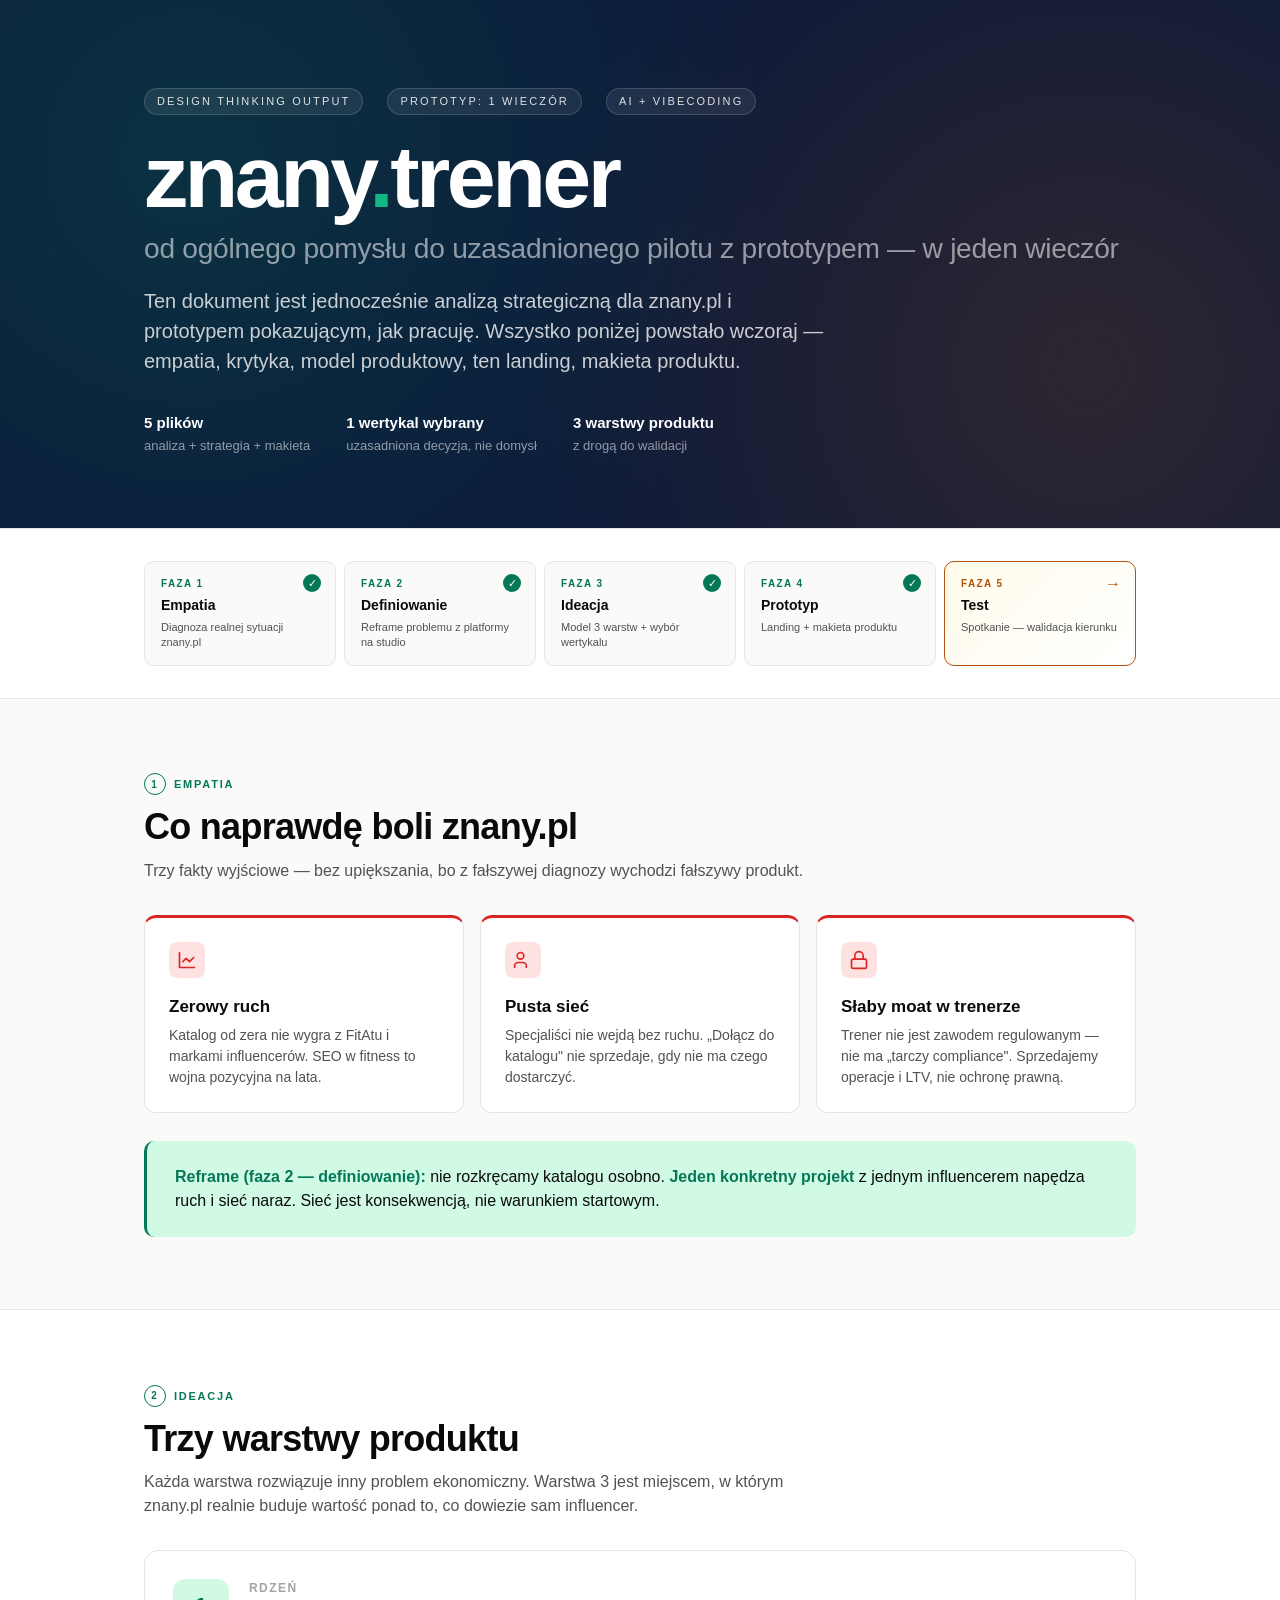
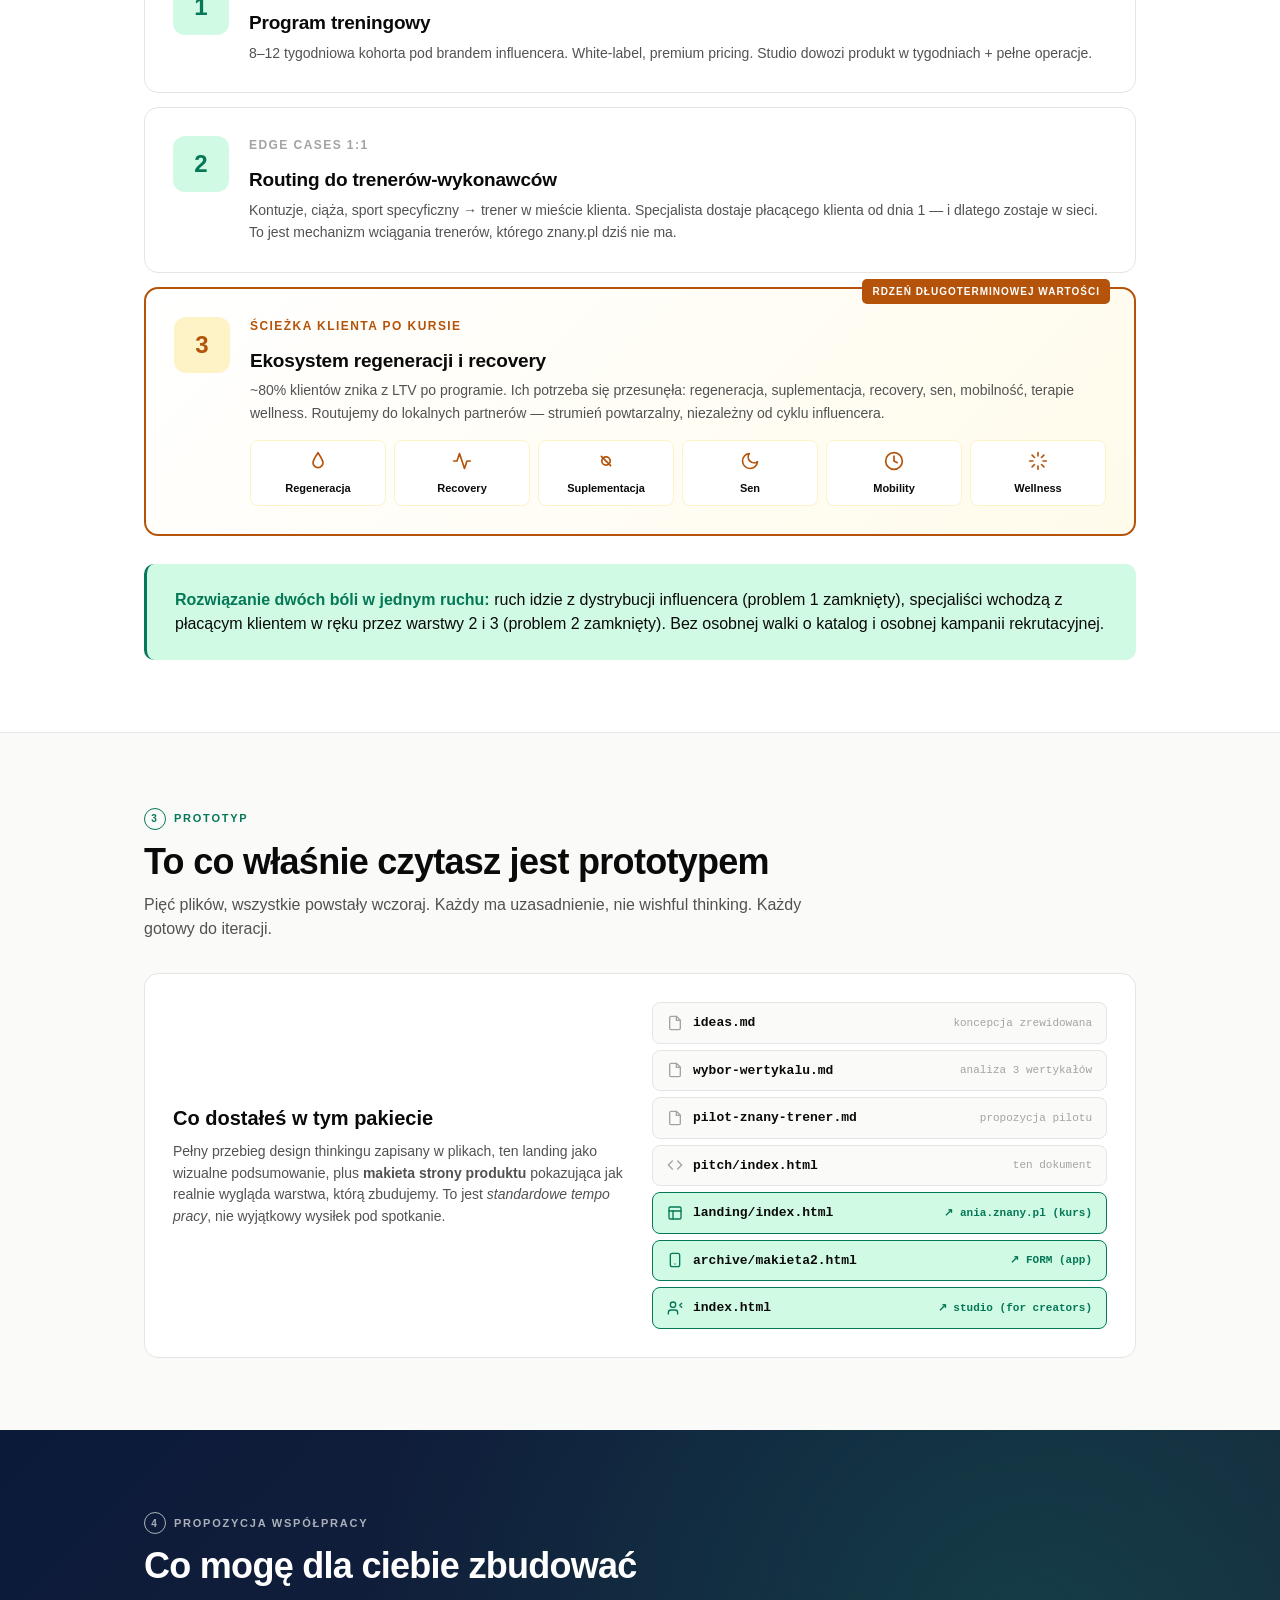
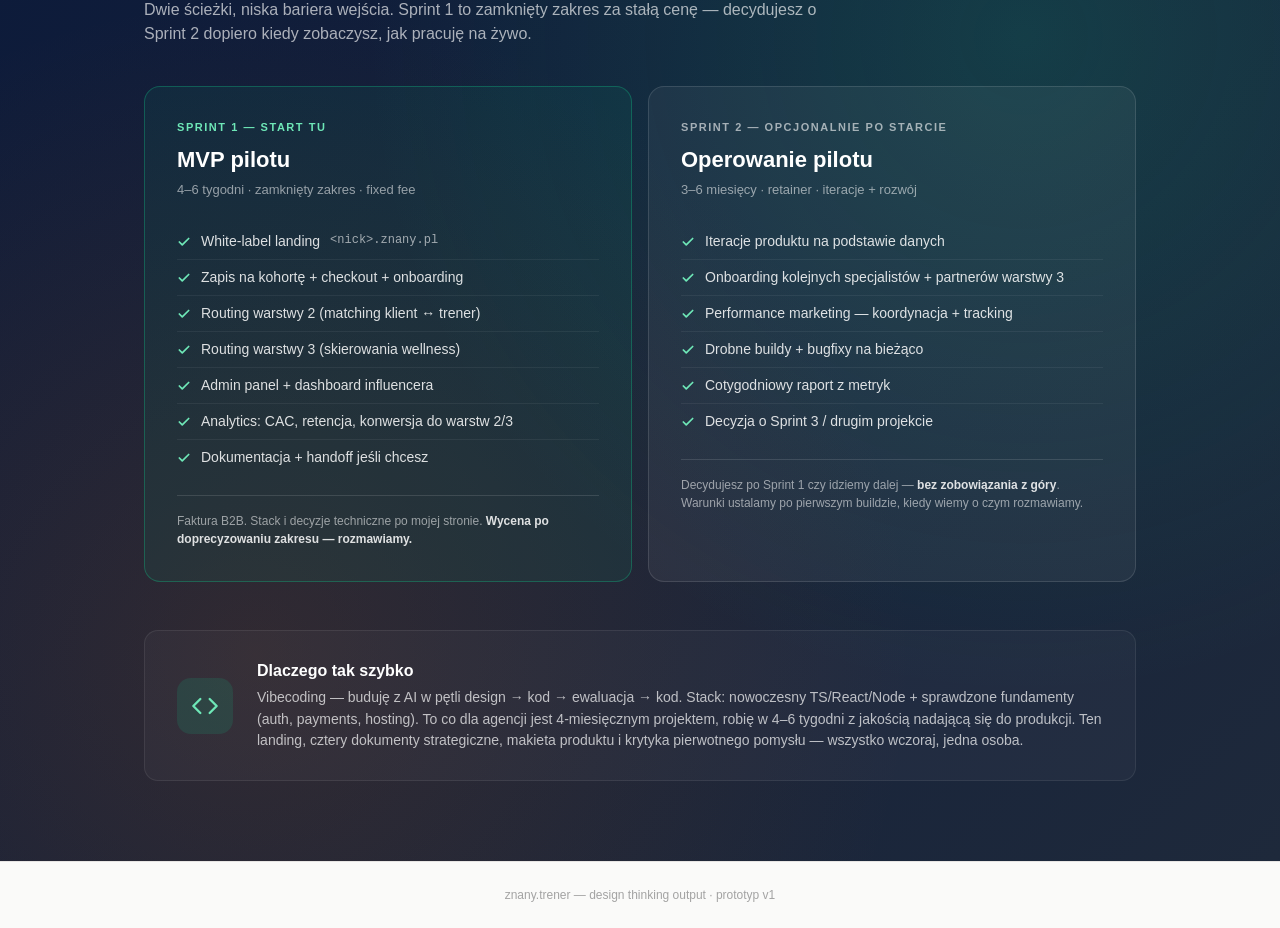
<file: pitch/index.html>
<!DOCTYPE html>
<html lang="pl">
<head>
<meta charset="UTF-8">
<meta name="viewport" content="width=device-width, initial-scale=1.0">
<title>znany.trener — design thinking output</title>
<style>
  :root {
    --bg: #fafaf9;
    --surface: #ffffff;
    --ink: #0a0a0a;
    --ink-2: #525252;
    --ink-3: #a3a3a3;
    --line: #e7e5e4;
    --accent: #047857;
    --accent-soft: #d1fae5;
    --warn: #dc2626;
    --gold: #b45309;
    --gold-soft: #fef3c7;
    --navy: #0c1a3a;
  }
  * { box-sizing: border-box; margin: 0; padding: 0; }
  body {
    font-family: -apple-system, BlinkMacSystemFont, 'Segoe UI', Roboto, sans-serif;
    background: var(--bg);
    color: var(--ink);
    line-height: 1.5;
    -webkit-font-smoothing: antialiased;
  }
  .container { max-width: 1040px; margin: 0 auto; padding: 0 24px; }
  section { padding: 72px 0; }
  a { color: inherit; }

  /* Hero */
  .hero {
    background: var(--navy);
    color: white;
    padding: 88px 0 72px;
    position: relative;
    overflow: hidden;
  }
  .hero::before {
    content: '';
    position: absolute; inset: 0;
    background:
      radial-gradient(circle at 15% 30%, rgba(4,120,87,0.25), transparent 50%),
      radial-gradient(circle at 85% 70%, rgba(180,83,9,0.2), transparent 50%);
  }
  .hero-inner { position: relative; }
  .hero .meta-top {
    font-size: 12px;
    text-transform: uppercase;
    letter-spacing: 0.18em;
    color: rgba(255,255,255,0.55);
    margin-bottom: 20px;
    display: flex;
    gap: 24px;
    flex-wrap: wrap;
    align-items: center;
  }
  .hero .meta-top span.tag {
    display: inline-flex;
    align-items: center;
    gap: 6px;
    background: rgba(255,255,255,0.08);
    border: 1px solid rgba(255,255,255,0.15);
    border-radius: 100px;
    padding: 4px 12px;
    color: rgba(255,255,255,0.85);
    font-size: 11px;
  }
  .hero h1 {
    font-size: clamp(48px, 8vw, 88px);
    font-weight: 800;
    letter-spacing: -0.04em;
    line-height: 0.96;
    margin-bottom: 24px;
  }
  .hero h1 .dot { color: #10b981; }
  .hero h1 small {
    display: block;
    font-size: 0.32em;
    font-weight: 500;
    letter-spacing: -0.01em;
    color: rgba(255,255,255,0.55);
    margin-top: 16px;
  }
  .hero .lead {
    font-size: clamp(17px, 1.7vw, 20px);
    color: rgba(255,255,255,0.78);
    max-width: 680px;
    margin-bottom: 36px;
  }
  .hero-meta {
    display: flex; gap: 36px; flex-wrap: wrap; font-size: 13px;
  }
  .hero-meta div { color: rgba(255,255,255,0.55); }
  .hero-meta strong { display: block; color: white; font-size: 15px; margin-bottom: 2px; }

  /* Process bar */
  .process-bar {
    background: white;
    border-top: 1px solid var(--line);
    border-bottom: 1px solid var(--line);
    padding: 32px 0;
  }
  .process {
    display: grid;
    grid-template-columns: repeat(5, 1fr);
    gap: 8px;
    align-items: stretch;
  }
  @media (max-width: 800px) { .process { grid-template-columns: repeat(2, 1fr); } }
  .phase {
    text-align: left;
    padding: 14px 16px;
    border-radius: 10px;
    background: var(--bg);
    border: 1px solid var(--line);
    position: relative;
  }
  .phase .step {
    font-size: 10px;
    font-weight: 700;
    color: var(--accent);
    letter-spacing: 0.14em;
    text-transform: uppercase;
    margin-bottom: 4px;
  }
  .phase h4 { font-size: 14px; font-weight: 700; margin-bottom: 4px; }
  .phase p { font-size: 11px; color: var(--ink-2); line-height: 1.4; }
  .phase.done::after {
    content: '✓';
    position: absolute;
    top: 12px; right: 14px;
    width: 18px; height: 18px;
    background: var(--accent);
    color: white;
    border-radius: 50%;
    display: flex; align-items: center; justify-content: center;
    font-size: 11px;
  }
  .phase.now {
    background: linear-gradient(135deg, #fffbeb 0%, white 100%);
    border-color: var(--gold);
  }
  .phase.now .step { color: var(--gold); }
  .phase.now::after {
    content: '→';
    position: absolute;
    top: 10px; right: 14px;
    color: var(--gold);
    font-weight: 800;
    font-size: 16px;
  }

  /* Section heading */
  .label {
    font-size: 11px;
    font-weight: 700;
    text-transform: uppercase;
    letter-spacing: 0.16em;
    color: var(--accent);
    margin-bottom: 12px;
    display: inline-flex;
    align-items: center;
    gap: 8px;
  }
  .label .num {
    width: 22px; height: 22px;
    border: 1px solid currentColor;
    border-radius: 50%;
    display: inline-flex;
    align-items: center;
    justify-content: center;
    font-size: 10px;
  }
  h2 {
    font-size: clamp(26px, 3.6vw, 36px);
    font-weight: 800;
    letter-spacing: -0.02em;
    line-height: 1.1;
    margin-bottom: 12px;
    max-width: 760px;
  }
  .h2-sub {
    color: var(--ink-2);
    font-size: 16px;
    max-width: 700px;
    margin-bottom: 32px;
  }

  /* Diagnoza */
  .problems {
    display: grid;
    grid-template-columns: repeat(3, 1fr);
    gap: 16px;
  }
  @media (max-width: 700px) { .problems { grid-template-columns: 1fr; } }
  .problem {
    background: white;
    border: 1px solid var(--line);
    border-top: 3px solid var(--warn);
    border-radius: 12px;
    padding: 24px;
  }
  .problem .ico {
    width: 36px; height: 36px;
    background: #fee2e2;
    border-radius: 8px;
    display: flex; align-items: center; justify-content: center;
    color: var(--warn);
    margin-bottom: 16px;
  }
  .problem h3 { font-size: 17px; font-weight: 700; margin-bottom: 6px; }
  .problem p { font-size: 14px; color: var(--ink-2); }

  .insight {
    margin-top: 28px;
    padding: 24px 28px;
    background: var(--accent-soft);
    border-left: 3px solid var(--accent);
    border-radius: 10px;
    font-size: 16px;
    color: var(--ink);
  }
  .insight strong { color: var(--accent); }

  /* Layers */
  .layers { display: flex; flex-direction: column; gap: 14px; }
  .layer {
    background: white;
    border: 1px solid var(--line);
    border-radius: 14px;
    padding: 28px;
    display: grid;
    grid-template-columns: 56px 1fr;
    gap: 20px;
    align-items: flex-start;
  }
  .layer-num {
    width: 56px; height: 56px;
    border-radius: 12px;
    background: var(--accent-soft);
    color: var(--accent);
    display: flex; align-items: center; justify-content: center;
    font-size: 24px; font-weight: 800;
  }
  .layer h3 { font-size: 19px; font-weight: 700; margin-bottom: 4px; letter-spacing: -0.01em; }
  .layer .sub { font-size: 12px; text-transform: uppercase; letter-spacing: 0.12em; color: var(--ink-3); margin-bottom: 12px; font-weight: 600; }
  .layer p { font-size: 14px; color: var(--ink-2); line-height: 1.6; }

  .layer.gold {
    border: 2px solid var(--gold);
    background: linear-gradient(135deg, white 0%, #fffbeb 100%);
    position: relative;
  }
  .layer.gold .layer-num { background: var(--gold-soft); color: var(--gold); }
  .layer.gold .sub { color: var(--gold); }
  .layer.gold::after {
    content: 'rdzeń długoterminowej wartości';
    position: absolute; top: -10px; right: 24px;
    background: var(--gold); color: white;
    font-size: 10px; font-weight: 700;
    text-transform: uppercase; letter-spacing: 0.1em;
    padding: 5px 10px; border-radius: 5px;
  }
  .substreams {
    margin-top: 16px;
    display: grid;
    grid-template-columns: repeat(6, 1fr);
    gap: 8px;
  }
  @media (max-width: 700px) { .substreams { grid-template-columns: repeat(3, 1fr); } }
  .sub-pill {
    background: white;
    border: 1px solid var(--gold-soft);
    border-radius: 8px;
    padding: 10px 6px;
    text-align: center;
  }
  .sub-pill svg { width: 20px; height: 20px; color: var(--gold); margin-bottom: 4px; }
  .sub-pill div { font-size: 11px; font-weight: 600; color: var(--ink); line-height: 1.2; }

  /* Prototype meta + mockup link */
  .meta-prototype {
    margin-top: 24px;
    background: white;
    border: 1px solid var(--line);
    border-radius: 14px;
    padding: 28px;
    display: grid;
    grid-template-columns: 1fr 1fr;
    gap: 24px;
    align-items: center;
  }
  @media (max-width: 700px) { .meta-prototype { grid-template-columns: 1fr; } }
  .meta-prototype h3 { font-size: 20px; font-weight: 700; margin-bottom: 8px; }
  .meta-prototype p { font-size: 14px; color: var(--ink-2); line-height: 1.55; }
  .file-list { display: flex; flex-direction: column; gap: 6px; }
  .file-row {
    display: flex; align-items: center; gap: 10px;
    background: var(--bg);
    border: 1px solid var(--line);
    border-radius: 8px;
    padding: 10px 14px;
    font-size: 13px;
    font-family: 'SF Mono', Monaco, Consolas, monospace;
    text-decoration: none;
    color: inherit;
    transition: background 0.15s;
  }
  .file-row svg { color: var(--ink-3); flex-shrink: 0; }
  .file-row .name { color: var(--ink); font-weight: 600; }
  .file-row .size { color: var(--ink-3); margin-left: auto; font-size: 11px; }
  .file-row.cta {
    background: var(--accent-soft);
    border-color: var(--accent);
  }
  .file-row.cta:hover { background: #a7f3d0; }
  .file-row.cta svg { color: var(--accent); }
  .file-row.cta .size { color: var(--accent); font-weight: 700; }

  /* Offer */
  .offer {
    background: linear-gradient(135deg, #0c1a3a 0%, #1e293b 100%);
    color: white;
    padding: 80px 0;
    position: relative;
    overflow: hidden;
  }
  .offer::before {
    content: ''; position: absolute; inset: 0;
    background:
      radial-gradient(circle at 80% 20%, rgba(16,185,129,0.18), transparent 50%),
      radial-gradient(circle at 20% 80%, rgba(180,83,9,0.18), transparent 50%);
  }
  .offer .container { position: relative; }
  .offer .label { color: rgba(255,255,255,0.65); }
  .offer h2 { color: white; max-width: 800px; }
  .offer .h2-sub { color: rgba(255,255,255,0.65); margin-bottom: 40px; }

  .sprints {
    display: grid;
    grid-template-columns: 1fr 1fr;
    gap: 16px;
  }
  @media (max-width: 800px) { .sprints { grid-template-columns: 1fr; } }
  .sprint {
    background: rgba(255,255,255,0.05);
    border: 1px solid rgba(255,255,255,0.12);
    border-radius: 16px;
    padding: 32px;
  }
  .sprint.primary {
    background: rgba(16,185,129,0.08);
    border-color: rgba(16,185,129,0.35);
  }
  .sprint-tag {
    font-size: 11px;
    text-transform: uppercase;
    letter-spacing: 0.14em;
    color: rgba(255,255,255,0.6);
    font-weight: 700;
    margin-bottom: 8px;
  }
  .sprint.primary .sprint-tag { color: #6ee7b7; }
  .sprint h3 { font-size: 22px; font-weight: 800; margin-bottom: 4px; }
  .sprint .duration { font-size: 13px; color: rgba(255,255,255,0.55); margin-bottom: 24px; }
  .sprint ul { list-style: none; padding: 0; margin-bottom: 20px; }
  .sprint li {
    font-size: 14px;
    color: rgba(255,255,255,0.85);
    padding: 7px 0;
    display: flex;
    gap: 10px;
    align-items: flex-start;
    border-bottom: 1px solid rgba(255,255,255,0.06);
  }
  .sprint li:last-child { border-bottom: none; }
  .sprint li svg { color: #6ee7b7; flex-shrink: 0; margin-top: 4px; }
  .sprint .terms {
    font-size: 12px;
    color: rgba(255,255,255,0.55);
    line-height: 1.55;
    padding-top: 16px;
    border-top: 1px solid rgba(255,255,255,0.12);
  }
  .sprint .terms strong { color: rgba(255,255,255,0.85); }

  /* About me */
  .about {
    margin-top: 48px;
    background: rgba(255,255,255,0.03);
    border: 1px solid rgba(255,255,255,0.08);
    border-radius: 14px;
    padding: 28px 32px;
    display: grid;
    grid-template-columns: auto 1fr;
    gap: 24px;
    align-items: center;
  }
  @media (max-width: 700px) { .about { grid-template-columns: 1fr; } }
  .about-icon {
    width: 56px; height: 56px;
    background: rgba(16,185,129,0.15);
    color: #6ee7b7;
    border-radius: 14px;
    display: flex; align-items: center; justify-content: center;
  }
  .about h4 { font-size: 16px; font-weight: 700; color: white; margin-bottom: 4px; }
  .about p { font-size: 14px; color: rgba(255,255,255,0.7); line-height: 1.55; }

  footer {
    padding: 24px 0;
    text-align: center;
    color: var(--ink-3);
    font-size: 12px;
    border-top: 1px solid var(--line);
  }

  /* ============================
     MOBILE FIXES
     ============================ */
  @media (max-width: 640px) {
    .container { padding: 0 18px; }
    section { padding: 56px 0; }

    /* Hero */
    .hero { padding: 56px 0 52px; }
    .hero .meta-top { gap: 8px; margin-bottom: 16px; }
    .hero .meta-top span.tag { font-size: 10px; padding: 4px 10px; letter-spacing: 0.1em; }
    .hero h1 { font-size: 44px; margin-bottom: 18px; line-height: 0.98; letter-spacing: -0.03em; }
    .hero h1 small { font-size: 14px; margin-top: 12px; line-height: 1.35; }
    .hero .lead { font-size: 15px; margin-bottom: 28px; line-height: 1.5; }
    .hero-meta { gap: 18px; }
    .hero-meta div { font-size: 12px; }
    .hero-meta strong { font-size: 13px; margin-bottom: 2px; }

    /* Process bar — single column on small */
    .process-bar { padding: 22px 0; }
    .process { grid-template-columns: 1fr; gap: 6px; }
    .phase { padding: 12px 14px; padding-right: 38px; }
    .phase h4 { font-size: 13px; }
    .phase p { font-size: 11px; }
    .phase.done::after, .phase.now::after { top: 14px; }

    /* Sections */
    h2 { font-size: 26px; margin-bottom: 8px; letter-spacing: -0.02em; line-height: 1.15; }
    .h2-sub, p.intro { font-size: 15px; margin-bottom: 28px; line-height: 1.55; }
    .label { font-size: 10px; letter-spacing: 0.14em; }
    .label .num { width: 20px; height: 20px; font-size: 9px; }

    /* Problem cards */
    .problems { gap: 12px; }
    .problem { padding: 20px; border-radius: 10px; }
    .problem .ico { width: 32px; height: 32px; margin-bottom: 14px; }
    .problem h3 { font-size: 16px; }
    .problem p { font-size: 13px; }

    /* Insight callout */
    .insight, [class*="insight"] { padding: 18px 20px; font-size: 14px; line-height: 1.55; }

    /* Layers */
    .layers { gap: 10px; }
    .layer { padding: 22px 20px; grid-template-columns: 44px 1fr; gap: 16px; border-radius: 12px; }
    .layer-num { width: 44px; height: 44px; font-size: 20px; border-radius: 10px; }
    .layer h3 { font-size: 17px; }
    .layer .sub { font-size: 10px; margin-bottom: 8px; letter-spacing: 0.1em; }
    .layer p { font-size: 13px; line-height: 1.55; }

    /* Layer 3 ribbon — krótszy tekst i mniej miejsca */
    .layer.gold::after {
      content: 'rdzeń wartości';
      right: 14px;
      top: -9px;
      font-size: 9px;
      padding: 4px 8px;
      letter-spacing: 0.06em;
    }

    /* Substreams — 2 cols zamiast 3 dla większych pillów */
    .substreams { grid-template-columns: repeat(2, 1fr); gap: 6px; margin-top: 14px; }
    .sub-pill { padding: 12px 8px; }
    .sub-pill svg { width: 20px; height: 20px; }
    .sub-pill div { font-size: 11px; }

    /* Prototype meta */
    .meta-prototype { padding: 22px 20px; gap: 18px; border-radius: 12px; }
    .meta-prototype h3 { font-size: 18px; }
    .meta-prototype p { font-size: 13px; }
    .file-row { padding: 10px 12px; font-size: 12px; border-radius: 7px; }
    .file-row .size { font-size: 10px; }

    /* Offer */
    .offer { padding: 56px 0; }
    .sprints { gap: 12px; }
    .sprint { padding: 24px 20px; border-radius: 12px; }
    .sprint h3 { font-size: 19px; }
    .sprint .duration { font-size: 12px; margin-bottom: 18px; }
    .sprint ul { margin-bottom: 16px; }
    .sprint li { font-size: 13px; padding: 6px 0; }
    .sprint li code { font-size: 11px !important; word-break: break-all; }
    .sprint .terms { font-size: 11px; padding-top: 14px; line-height: 1.55; }

    /* About */
    .about { padding: 22px 20px; gap: 16px; border-radius: 10px; }
    .about-icon { width: 44px; height: 44px; }
    .about h4 { font-size: 15px; }
    .about p { font-size: 13px; line-height: 1.55; }

    /* Footer */
    footer { padding: 20px 0; font-size: 11px; }
  }

  /* Very small phones */
  @media (max-width: 360px) {
    .container { padding: 0 14px; }
    .hero h1 { font-size: 38px; }
    .hero .meta-top span.tag { font-size: 9px; padding: 3px 8px; }
    .hero-meta { gap: 14px; }
    h2 { font-size: 23px; }
    .layer-num { width: 40px; height: 40px; font-size: 18px; }
    .layer { grid-template-columns: 40px 1fr; gap: 14px; padding: 20px 16px; }
  }
</style>
</head>
<body>

<!-- HERO -->
<section class="hero">
  <div class="container hero-inner">
    <div class="meta-top">
      <span class="tag">design thinking output</span>
      <span class="tag">prototyp: 1 wieczór</span>
      <span class="tag">AI + vibecoding</span>
    </div>
    <h1>znany<span class="dot">.</span>trener
      <small>od ogólnego pomysłu do uzasadnionego pilotu z prototypem — w jeden wieczór</small>
    </h1>
    <p class="lead">Ten dokument jest jednocześnie analizą strategiczną dla znany.pl i prototypem pokazującym, jak pracuję. Wszystko poniżej powstało wczoraj — empatia, krytyka, model produktowy, ten landing, makieta produktu.</p>
    <div class="hero-meta">
      <div><strong>5 plików</strong>analiza + strategia + makieta</div>
      <div><strong>1 wertykal wybrany</strong>uzasadniona decyzja, nie domysł</div>
      <div><strong>3 warstwy produktu</strong>z drogą do walidacji</div>
    </div>
  </div>
</section>

<!-- PROCESS BAR -->
<div class="process-bar">
  <div class="container">
    <div class="process">
      <div class="phase done">
        <div class="step">faza 1</div>
        <h4>Empatia</h4>
        <p>Diagnoza realnej sytuacji znany.pl</p>
      </div>
      <div class="phase done">
        <div class="step">faza 2</div>
        <h4>Definiowanie</h4>
        <p>Reframe problemu z platformy na studio</p>
      </div>
      <div class="phase done">
        <div class="step">faza 3</div>
        <h4>Ideacja</h4>
        <p>Model 3 warstw + wybór wertykalu</p>
      </div>
      <div class="phase done">
        <div class="step">faza 4</div>
        <h4>Prototyp</h4>
        <p>Landing + makieta produktu</p>
      </div>
      <div class="phase now">
        <div class="step">faza 5</div>
        <h4>Test</h4>
        <p>Spotkanie — walidacja kierunku</p>
      </div>
    </div>
  </div>
</div>

<!-- EMPATHY -->
<section>
  <div class="container">
    <div class="label"><span class="num">1</span>empatia</div>
    <h2>Co naprawdę boli znany.pl</h2>
    <p class="h2-sub">Trzy fakty wyjściowe — bez upiększania, bo z fałszywej diagnozy wychodzi fałszywy produkt.</p>

    <div class="problems">
      <div class="problem">
        <div class="ico">
          <svg width="20" height="20" viewBox="0 0 24 24" fill="none" stroke="currentColor" stroke-width="2" stroke-linecap="round" stroke-linejoin="round"><path d="M3 3v18h18"/><path d="M7 14l4-4 4 4 5-5"/></svg>
        </div>
        <h3>Zerowy ruch</h3>
        <p>Katalog od zera nie wygra z FitAtu i markami influencerów. SEO w fitness to wojna pozycyjna na lata.</p>
      </div>
      <div class="problem">
        <div class="ico">
          <svg width="20" height="20" viewBox="0 0 24 24" fill="none" stroke="currentColor" stroke-width="2" stroke-linecap="round" stroke-linejoin="round"><path d="M16 21v-2a4 4 0 0 0-4-4H6a4 4 0 0 0-4 4v2"/><circle cx="9" cy="7" r="4"/></svg>
        </div>
        <h3>Pusta sieć</h3>
        <p>Specjaliści nie wejdą bez ruchu. „Dołącz do katalogu" nie sprzedaje, gdy nie ma czego dostarczyć.</p>
      </div>
      <div class="problem">
        <div class="ico">
          <svg width="20" height="20" viewBox="0 0 24 24" fill="none" stroke="currentColor" stroke-width="2" stroke-linecap="round" stroke-linejoin="round"><rect x="3" y="11" width="18" height="11" rx="2"/><path d="M7 11V7a5 5 0 0 1 10 0v4"/></svg>
        </div>
        <h3>Słaby moat w trenerze</h3>
        <p>Trener nie jest zawodem regulowanym — nie ma „tarczy compliance". Sprzedajemy operacje i LTV, nie ochronę prawną.</p>
      </div>
    </div>

    <div class="insight">
      <strong>Reframe (faza 2 — definiowanie):</strong> nie rozkręcamy katalogu osobno. <strong>Jeden konkretny projekt</strong> z jednym influencerem napędza ruch i sieć naraz. Sieć jest konsekwencją, nie warunkiem startowym.
    </div>
  </div>
</section>

<!-- IDEATE: 3 LAYERS -->
<section style="background: white; border-top: 1px solid var(--line); border-bottom: 1px solid var(--line);">
  <div class="container">
    <div class="label"><span class="num">2</span>ideacja</div>
    <h2>Trzy warstwy produktu</h2>
    <p class="h2-sub">Każda warstwa rozwiązuje inny problem ekonomiczny. Warstwa 3 jest miejscem, w którym znany.pl realnie buduje wartość ponad to, co dowiezie sam influencer.</p>

    <div class="layers">
      <div class="layer">
        <div class="layer-num">1</div>
        <div>
          <div class="sub">rdzeń</div>
          <h3>Program treningowy</h3>
          <p>8–12 tygodniowa kohorta pod brandem influencera. White-label, premium pricing. Studio dowozi produkt w tygodniach + pełne operacje.</p>
        </div>
      </div>

      <div class="layer">
        <div class="layer-num">2</div>
        <div>
          <div class="sub">edge cases 1:1</div>
          <h3>Routing do trenerów-wykonawców</h3>
          <p>Kontuzje, ciąża, sport specyficzny → trener w mieście klienta. Specjalista dostaje płacącego klienta od dnia 1 — i dlatego zostaje w sieci. To jest mechanizm wciągania trenerów, którego znany.pl dziś nie ma.</p>
        </div>
      </div>

      <div class="layer gold">
        <div class="layer-num">3</div>
        <div>
          <div class="sub">ścieżka klienta po kursie</div>
          <h3>Ekosystem regeneracji i recovery</h3>
          <p>~80% klientów znika z LTV po programie. Ich potrzeba się przesunęła: regeneracja, suplementacja, recovery, sen, mobilność, terapie wellness. Routujemy do lokalnych partnerów — strumień powtarzalny, niezależny od cyklu influencera.</p>
          <div class="substreams">
            <div class="sub-pill"><svg viewBox="0 0 24 24" fill="none" stroke="currentColor" stroke-width="2" stroke-linecap="round" stroke-linejoin="round"><path d="M12 2C8 8 6 11 6 14a6 6 0 0 0 12 0c0-3-2-6-6-12z"/></svg><div>Regeneracja</div></div>
            <div class="sub-pill"><svg viewBox="0 0 24 24" fill="none" stroke="currentColor" stroke-width="2" stroke-linecap="round" stroke-linejoin="round"><path d="M22 12h-4l-3 9L9 3l-3 9H2"/></svg><div>Recovery</div></div>
            <div class="sub-pill"><svg viewBox="0 0 24 24" fill="none" stroke="currentColor" stroke-width="2" stroke-linecap="round" stroke-linejoin="round"><circle cx="12" cy="12" r="5"/><path d="M6.5 6.5l11 11"/></svg><div>Suplementacja</div></div>
            <div class="sub-pill"><svg viewBox="0 0 24 24" fill="none" stroke="currentColor" stroke-width="2" stroke-linecap="round" stroke-linejoin="round"><path d="M21 12.79A9 9 0 1 1 11.21 3 7 7 0 0 0 21 12.79z"/></svg><div>Sen</div></div>
            <div class="sub-pill"><svg viewBox="0 0 24 24" fill="none" stroke="currentColor" stroke-width="2" stroke-linecap="round" stroke-linejoin="round"><circle cx="12" cy="12" r="10"/><path d="M12 6v6l4 2"/></svg><div>Mobility</div></div>
            <div class="sub-pill"><svg viewBox="0 0 24 24" fill="none" stroke="currentColor" stroke-width="2" stroke-linecap="round" stroke-linejoin="round"><path d="M12 2v4M12 18v4M2 12h4M18 12h4M4.93 4.93l2.83 2.83M16.24 16.24l2.83 2.83M4.93 19.07l2.83-2.83M16.24 7.76l2.83-2.83"/></svg><div>Wellness</div></div>
          </div>
        </div>
      </div>
    </div>

    <div class="insight">
      <strong>Rozwiązanie dwóch bóli w jednym ruchu:</strong> ruch idzie z dystrybucji influencera (problem 1 zamknięty), specjaliści wchodzą z płacącym klientem w ręku przez warstwy 2 i 3 (problem 2 zamknięty). Bez osobnej walki o katalog i osobnej kampanii rekrutacyjnej.
    </div>
  </div>
</section>

<!-- PROTOTYPE (META) -->
<section>
  <div class="container">
    <div class="label"><span class="num">3</span>prototyp</div>
    <h2>To co właśnie czytasz jest prototypem</h2>
    <p class="h2-sub">Pięć plików, wszystkie powstały wczoraj. Każdy ma uzasadnienie, nie wishful thinking. Każdy gotowy do iteracji.</p>

    <div class="meta-prototype">
      <div>
        <h3>Co dostałeś w tym pakiecie</h3>
        <p>Pełny przebieg design thinkingu zapisany w plikach, ten landing jako wizualne podsumowanie, plus <strong>makieta strony produktu</strong> pokazująca jak realnie wygląda warstwa, którą zbudujemy. To jest <em>standardowe tempo pracy</em>, nie wyjątkowy wysiłek pod spotkanie.</p>
      </div>
      <div class="file-list">
        <a class="file-row" href="reader.html#ideas">
          <svg width="16" height="16" viewBox="0 0 24 24" fill="none" stroke="currentColor" stroke-width="2" stroke-linecap="round" stroke-linejoin="round"><path d="M14 2H6a2 2 0 0 0-2 2v16a2 2 0 0 0 2 2h12a2 2 0 0 0 2-2V8z"/><polyline points="14 2 14 8 20 8"/></svg>
          <span class="name">ideas.md</span>
          <span class="size">koncepcja zrewidowana</span>
        </a>
        <a class="file-row" href="reader.html#wybor">
          <svg width="16" height="16" viewBox="0 0 24 24" fill="none" stroke="currentColor" stroke-width="2" stroke-linecap="round" stroke-linejoin="round"><path d="M14 2H6a2 2 0 0 0-2 2v16a2 2 0 0 0 2 2h12a2 2 0 0 0 2-2V8z"/><polyline points="14 2 14 8 20 8"/></svg>
          <span class="name">wybor-wertykalu.md</span>
          <span class="size">analiza 3 wertykałów</span>
        </a>
        <a class="file-row" href="reader.html#pilot">
          <svg width="16" height="16" viewBox="0 0 24 24" fill="none" stroke="currentColor" stroke-width="2" stroke-linecap="round" stroke-linejoin="round"><path d="M14 2H6a2 2 0 0 0-2 2v16a2 2 0 0 0 2 2h12a2 2 0 0 0 2-2V8z"/><polyline points="14 2 14 8 20 8"/></svg>
          <span class="name">pilot-znany-trener.md</span>
          <span class="size">propozycja pilotu</span>
        </a>
        <div class="file-row">
          <svg width="16" height="16" viewBox="0 0 24 24" fill="none" stroke="currentColor" stroke-width="2" stroke-linecap="round" stroke-linejoin="round"><polyline points="16 18 22 12 16 6"/><polyline points="8 6 2 12 8 18"/></svg>
          <span class="name">pitch/index.html</span>
          <span class="size">ten dokument</span>
        </div>
        <a class="file-row cta" href="../landing/index.html">
          <svg width="16" height="16" viewBox="0 0 24 24" fill="none" stroke="currentColor" stroke-width="2" stroke-linecap="round" stroke-linejoin="round"><rect x="3" y="3" width="18" height="18" rx="2"/><line x1="3" y1="9" x2="21" y2="9"/><line x1="9" y1="21" x2="9" y2="9"/></svg>
          <span class="name">landing/index.html</span>
          <span class="size">↗ ania.znany.pl (kurs)</span>
        </a>
        <a class="file-row cta" href="../archive/makieta2.html">
          <svg width="16" height="16" viewBox="0 0 24 24" fill="none" stroke="currentColor" stroke-width="2" stroke-linecap="round" stroke-linejoin="round"><rect x="5" y="2" width="14" height="20" rx="3"/><line x1="12" y1="18" x2="12" y2="18.01"/></svg>
          <span class="name">archive/makieta2.html</span>
          <span class="size">↗ FORM (app)</span>
        </a>
        <a class="file-row cta" href="../index.html">
          <svg width="16" height="16" viewBox="0 0 24 24" fill="none" stroke="currentColor" stroke-width="2" stroke-linecap="round" stroke-linejoin="round"><path d="M16 21v-2a4 4 0 0 0-4-4H6a4 4 0 0 0-4 4v2"/><circle cx="9" cy="7" r="4"/><path d="M22 11l-3-3 3-3"/></svg>
          <span class="name">index.html</span>
          <span class="size">↗ studio (for creators)</span>
        </a>
      </div>
    </div>
  </div>
</section>

<!-- OFFER -->
<section class="offer">
  <div class="container">
    <div class="label"><span class="num">4</span>propozycja współpracy</div>
    <h2>Co mogę dla ciebie zbudować</h2>
    <p class="h2-sub">Dwie ścieżki, niska bariera wejścia. Sprint 1 to zamknięty zakres za stałą cenę — decydujesz o Sprint 2 dopiero kiedy zobaczysz, jak pracuję na żywo.</p>

    <div class="sprints">
      <!-- Sprint 1 -->
      <div class="sprint primary">
        <div class="sprint-tag">sprint 1 — start tu</div>
        <h3>MVP pilotu</h3>
        <div class="duration">4–6 tygodni · zamknięty zakres · fixed fee</div>
        <ul>
          <li><svg width="14" height="14" viewBox="0 0 24 24" fill="none" stroke="currentColor" stroke-width="3" stroke-linecap="round" stroke-linejoin="round"><path d="M20 6L9 17l-5-5"/></svg>White-label landing <code style="font-size:12px;opacity:0.7">&lt;nick&gt;.znany.pl</code></li>
          <li><svg width="14" height="14" viewBox="0 0 24 24" fill="none" stroke="currentColor" stroke-width="3" stroke-linecap="round" stroke-linejoin="round"><path d="M20 6L9 17l-5-5"/></svg>Zapis na kohortę + checkout + onboarding</li>
          <li><svg width="14" height="14" viewBox="0 0 24 24" fill="none" stroke="currentColor" stroke-width="3" stroke-linecap="round" stroke-linejoin="round"><path d="M20 6L9 17l-5-5"/></svg>Routing warstwy 2 (matching klient ↔ trener)</li>
          <li><svg width="14" height="14" viewBox="0 0 24 24" fill="none" stroke="currentColor" stroke-width="3" stroke-linecap="round" stroke-linejoin="round"><path d="M20 6L9 17l-5-5"/></svg>Routing warstwy 3 (skierowania wellness)</li>
          <li><svg width="14" height="14" viewBox="0 0 24 24" fill="none" stroke="currentColor" stroke-width="3" stroke-linecap="round" stroke-linejoin="round"><path d="M20 6L9 17l-5-5"/></svg>Admin panel + dashboard influencera</li>
          <li><svg width="14" height="14" viewBox="0 0 24 24" fill="none" stroke="currentColor" stroke-width="3" stroke-linecap="round" stroke-linejoin="round"><path d="M20 6L9 17l-5-5"/></svg>Analytics: CAC, retencja, konwersja do warstw 2/3</li>
          <li><svg width="14" height="14" viewBox="0 0 24 24" fill="none" stroke="currentColor" stroke-width="3" stroke-linecap="round" stroke-linejoin="round"><path d="M20 6L9 17l-5-5"/></svg>Dokumentacja + handoff jeśli chcesz</li>
        </ul>
        <div class="terms">Faktura B2B. Stack i decyzje techniczne po mojej stronie. <strong>Wycena po doprecyzowaniu zakresu — rozmawiamy.</strong></div>
      </div>

      <!-- Sprint 2 -->
      <div class="sprint">
        <div class="sprint-tag">sprint 2 — opcjonalnie po starcie</div>
        <h3>Operowanie pilotu</h3>
        <div class="duration">3–6 miesięcy · retainer · iteracje + rozwój</div>
        <ul>
          <li><svg width="14" height="14" viewBox="0 0 24 24" fill="none" stroke="currentColor" stroke-width="3" stroke-linecap="round" stroke-linejoin="round"><path d="M20 6L9 17l-5-5"/></svg>Iteracje produktu na podstawie danych</li>
          <li><svg width="14" height="14" viewBox="0 0 24 24" fill="none" stroke="currentColor" stroke-width="3" stroke-linecap="round" stroke-linejoin="round"><path d="M20 6L9 17l-5-5"/></svg>Onboarding kolejnych specjalistów + partnerów warstwy 3</li>
          <li><svg width="14" height="14" viewBox="0 0 24 24" fill="none" stroke="currentColor" stroke-width="3" stroke-linecap="round" stroke-linejoin="round"><path d="M20 6L9 17l-5-5"/></svg>Performance marketing — koordynacja + tracking</li>
          <li><svg width="14" height="14" viewBox="0 0 24 24" fill="none" stroke="currentColor" stroke-width="3" stroke-linecap="round" stroke-linejoin="round"><path d="M20 6L9 17l-5-5"/></svg>Drobne buildy + bugfixy na bieżąco</li>
          <li><svg width="14" height="14" viewBox="0 0 24 24" fill="none" stroke="currentColor" stroke-width="3" stroke-linecap="round" stroke-linejoin="round"><path d="M20 6L9 17l-5-5"/></svg>Cotygodniowy raport z metryk</li>
          <li><svg width="14" height="14" viewBox="0 0 24 24" fill="none" stroke="currentColor" stroke-width="3" stroke-linecap="round" stroke-linejoin="round"><path d="M20 6L9 17l-5-5"/></svg>Decyzja o Sprint 3 / drugim projekcie</li>
        </ul>
        <div class="terms">Decydujesz po Sprint 1 czy idziemy dalej — <strong>bez zobowiązania z góry</strong>. Warunki ustalamy po pierwszym buildzie, kiedy wiemy o czym rozmawiamy.</div>
      </div>
    </div>

    <div class="about">
      <div class="about-icon">
        <svg width="28" height="28" viewBox="0 0 24 24" fill="none" stroke="currentColor" stroke-width="2" stroke-linecap="round" stroke-linejoin="round"><polyline points="16 18 22 12 16 6"/><polyline points="8 6 2 12 8 18"/></svg>
      </div>
      <div>
        <h4>Dlaczego tak szybko</h4>
        <p>Vibecoding — buduję z AI w pętli design → kod → ewaluacja → kod. Stack: nowoczesny TS/React/Node + sprawdzone fundamenty (auth, payments, hosting). To co dla agencji jest 4-miesięcznym projektem, robię w 4–6 tygodni z jakością nadającą się do produkcji. Ten landing, cztery dokumenty strategiczne, makieta produktu i krytyka pierwotnego pomysłu — wszystko wczoraj, jedna osoba.</p>
      </div>
    </div>
  </div>
</section>

<footer>
  <div class="container">znany.trener — design thinking output · prototyp v1</div>
</footer>

</body>
</html>
</file>
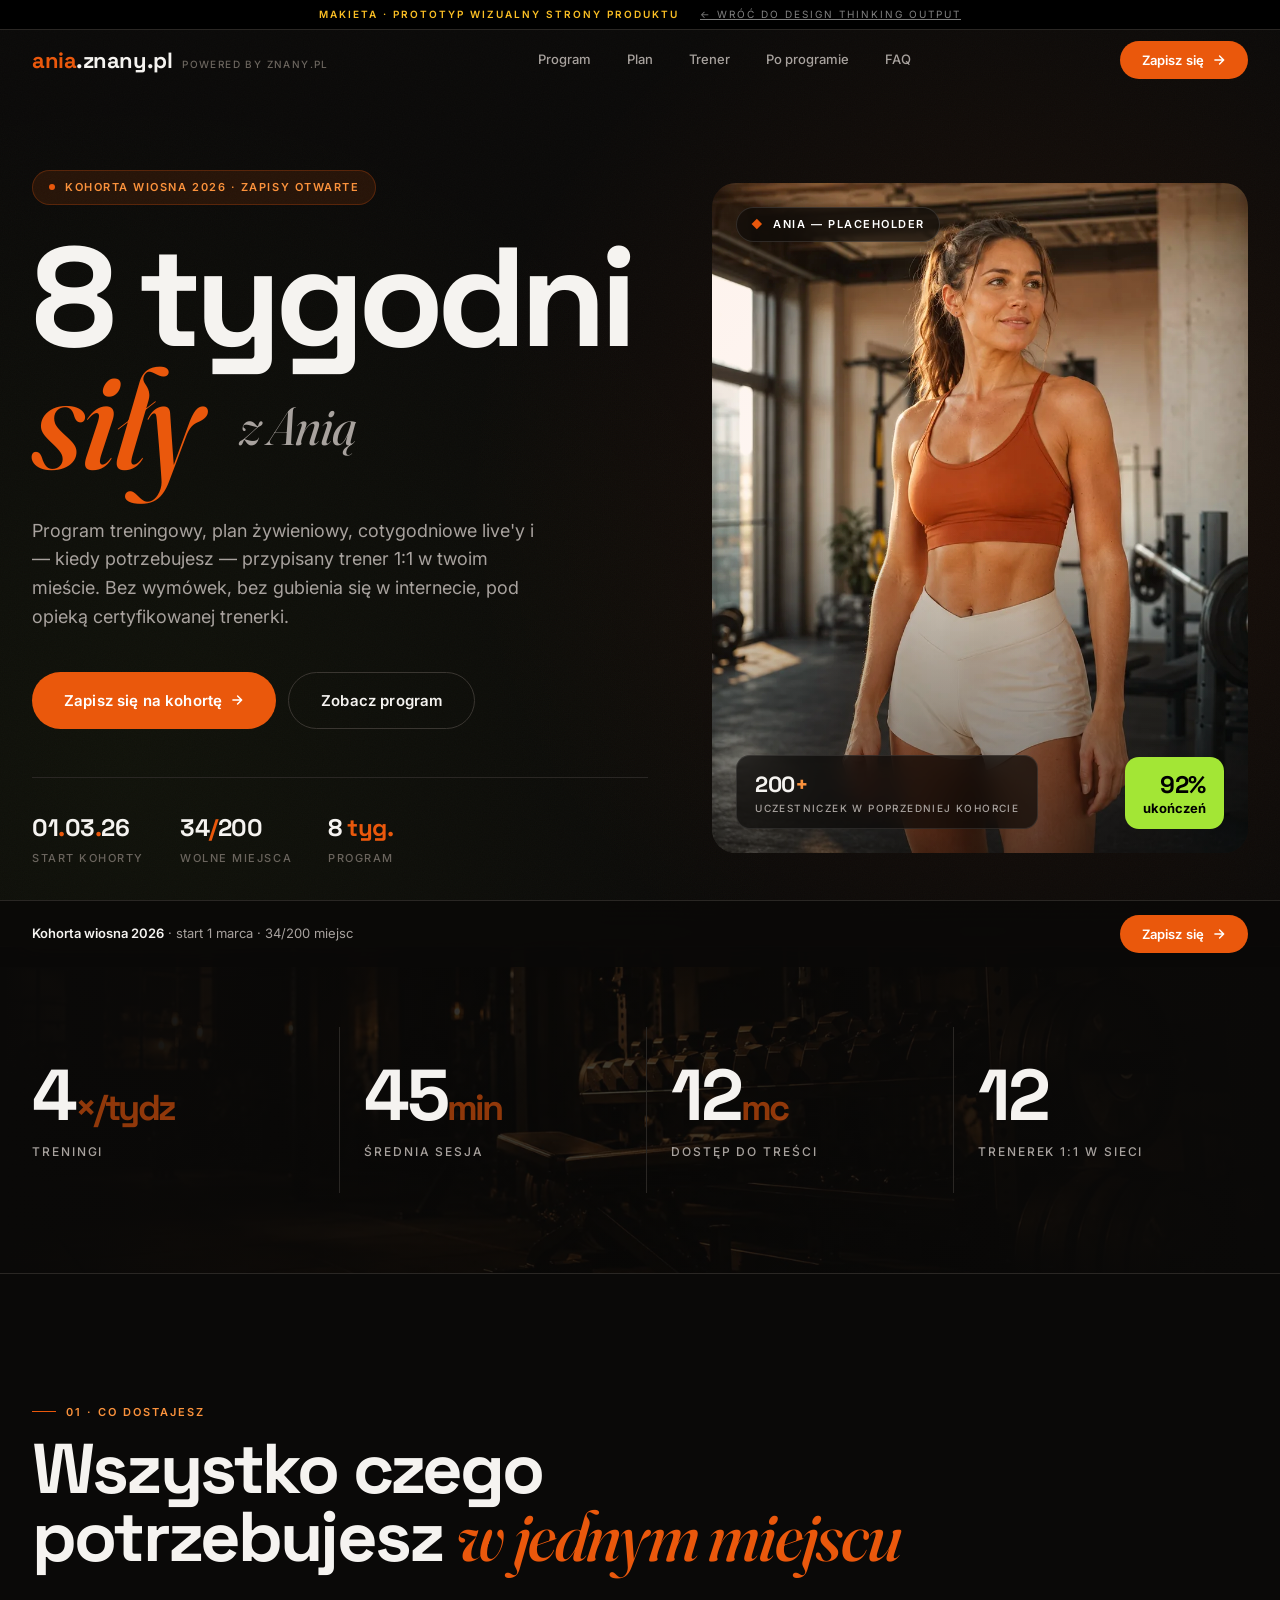
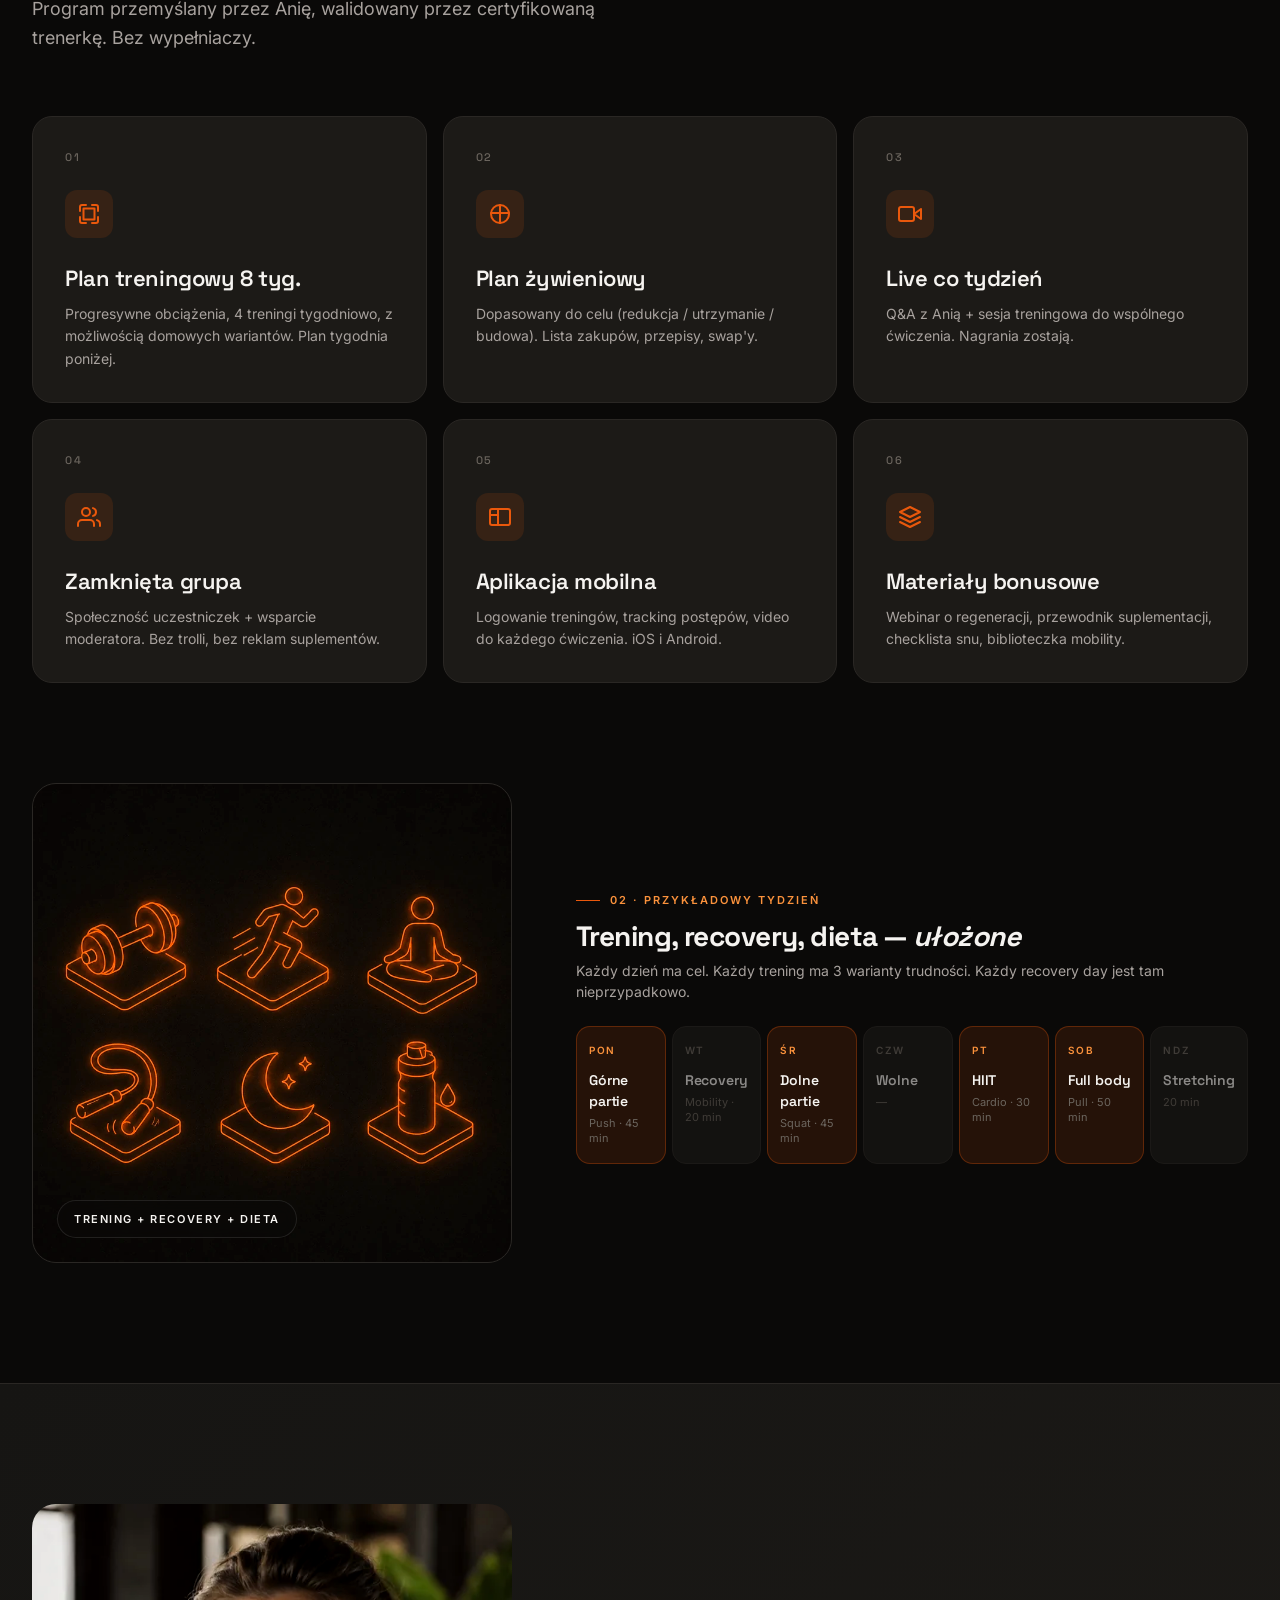
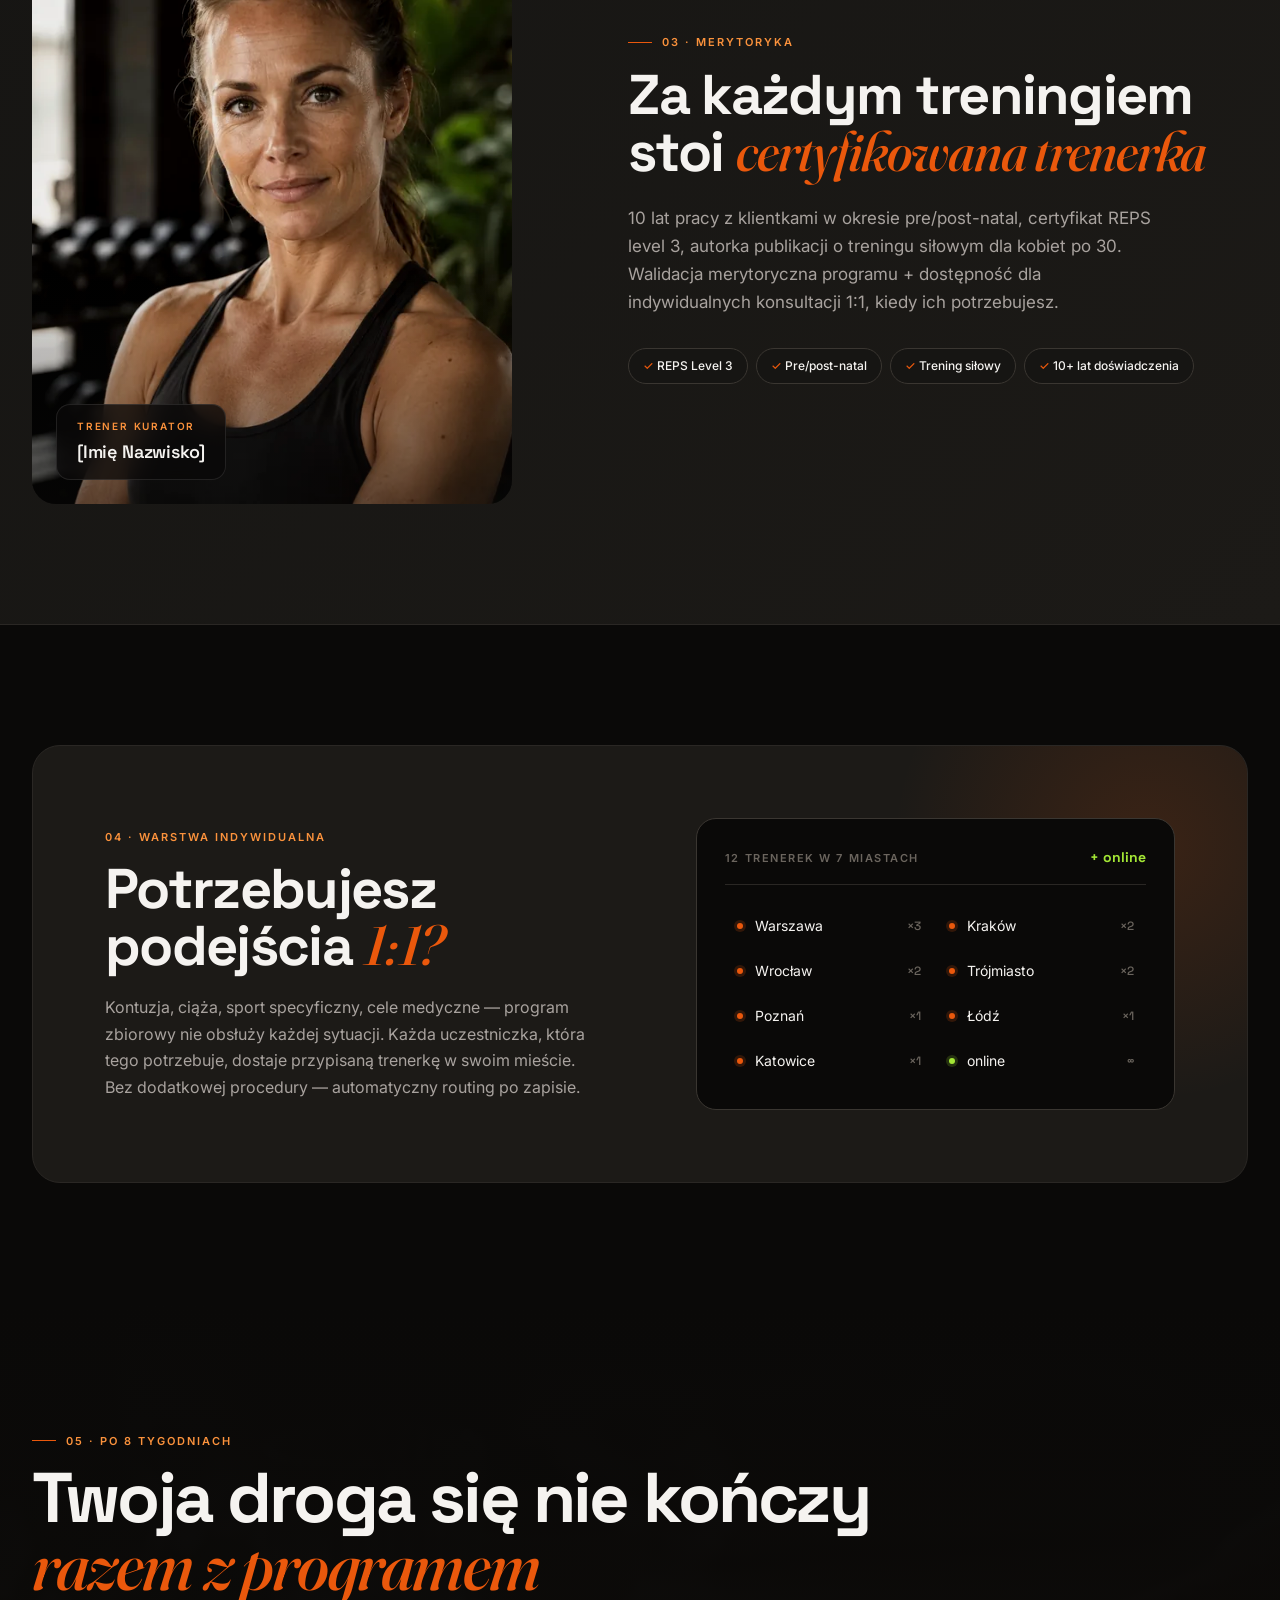
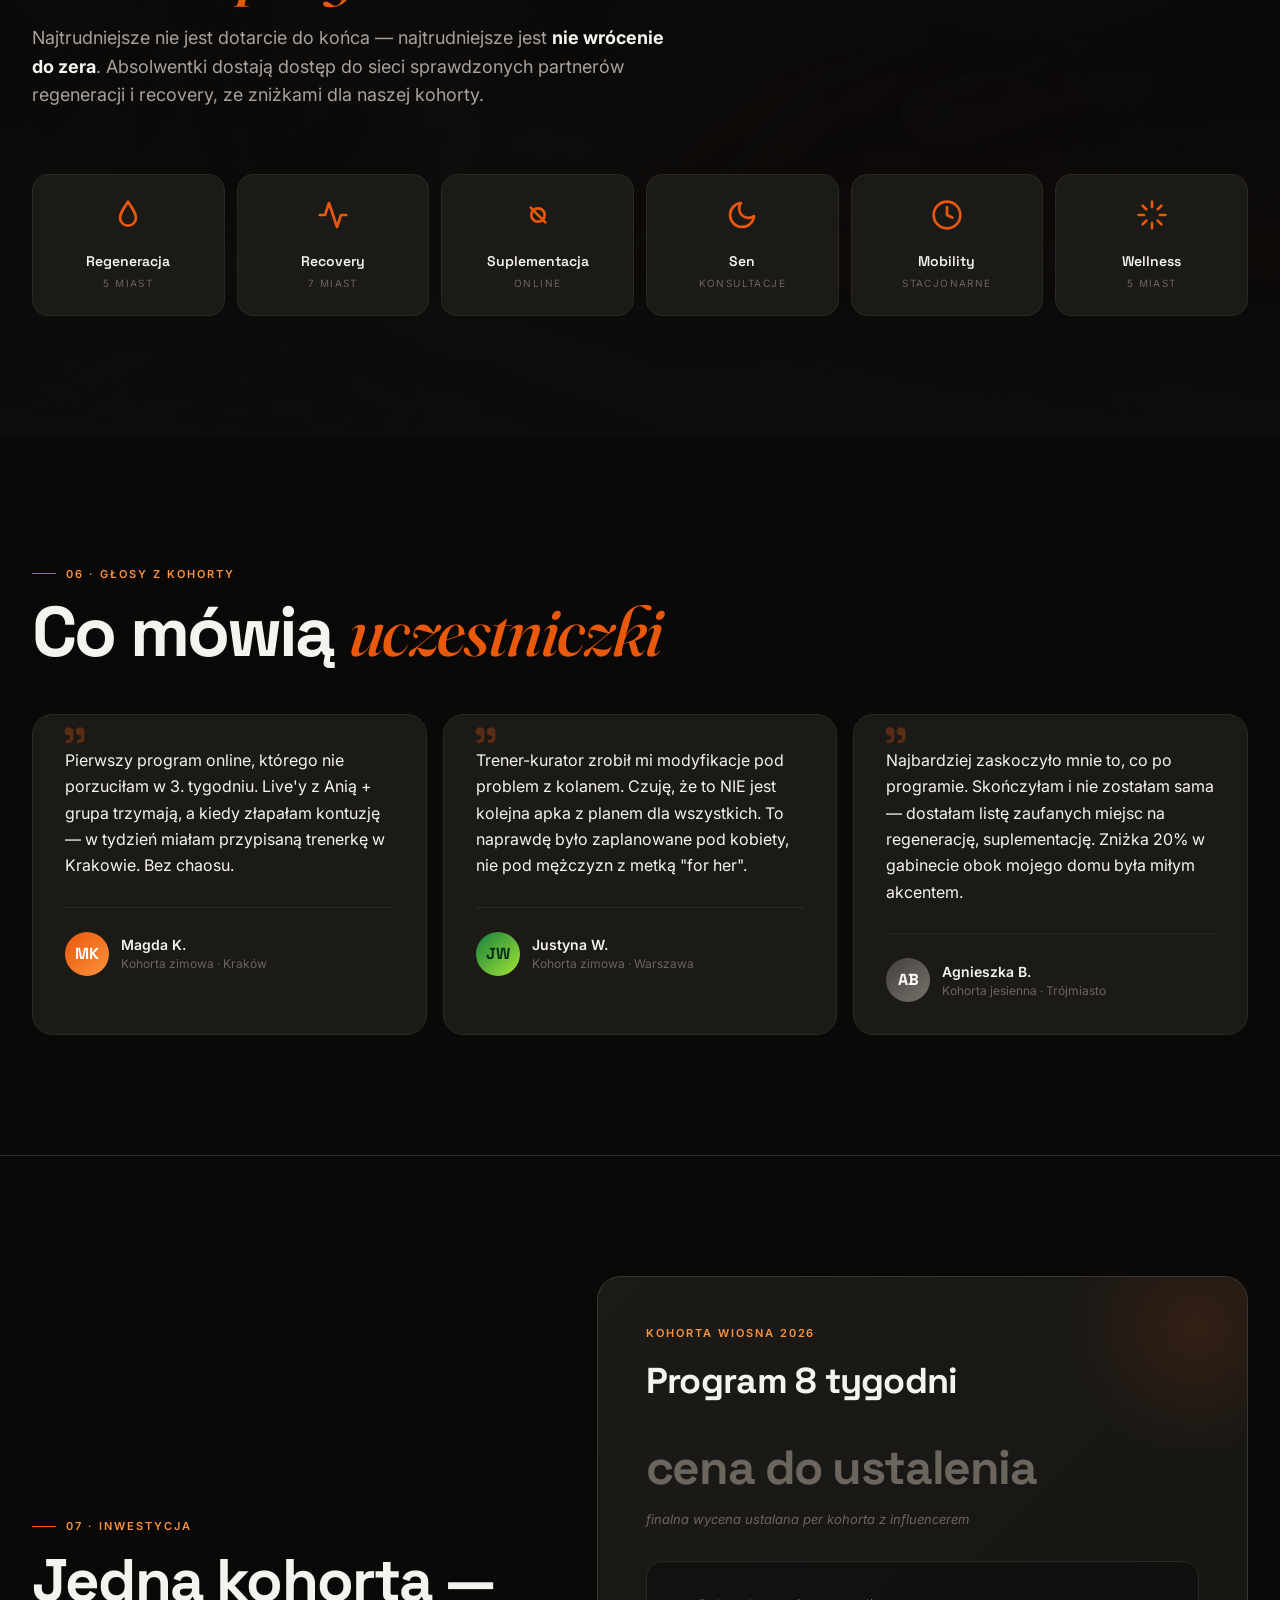
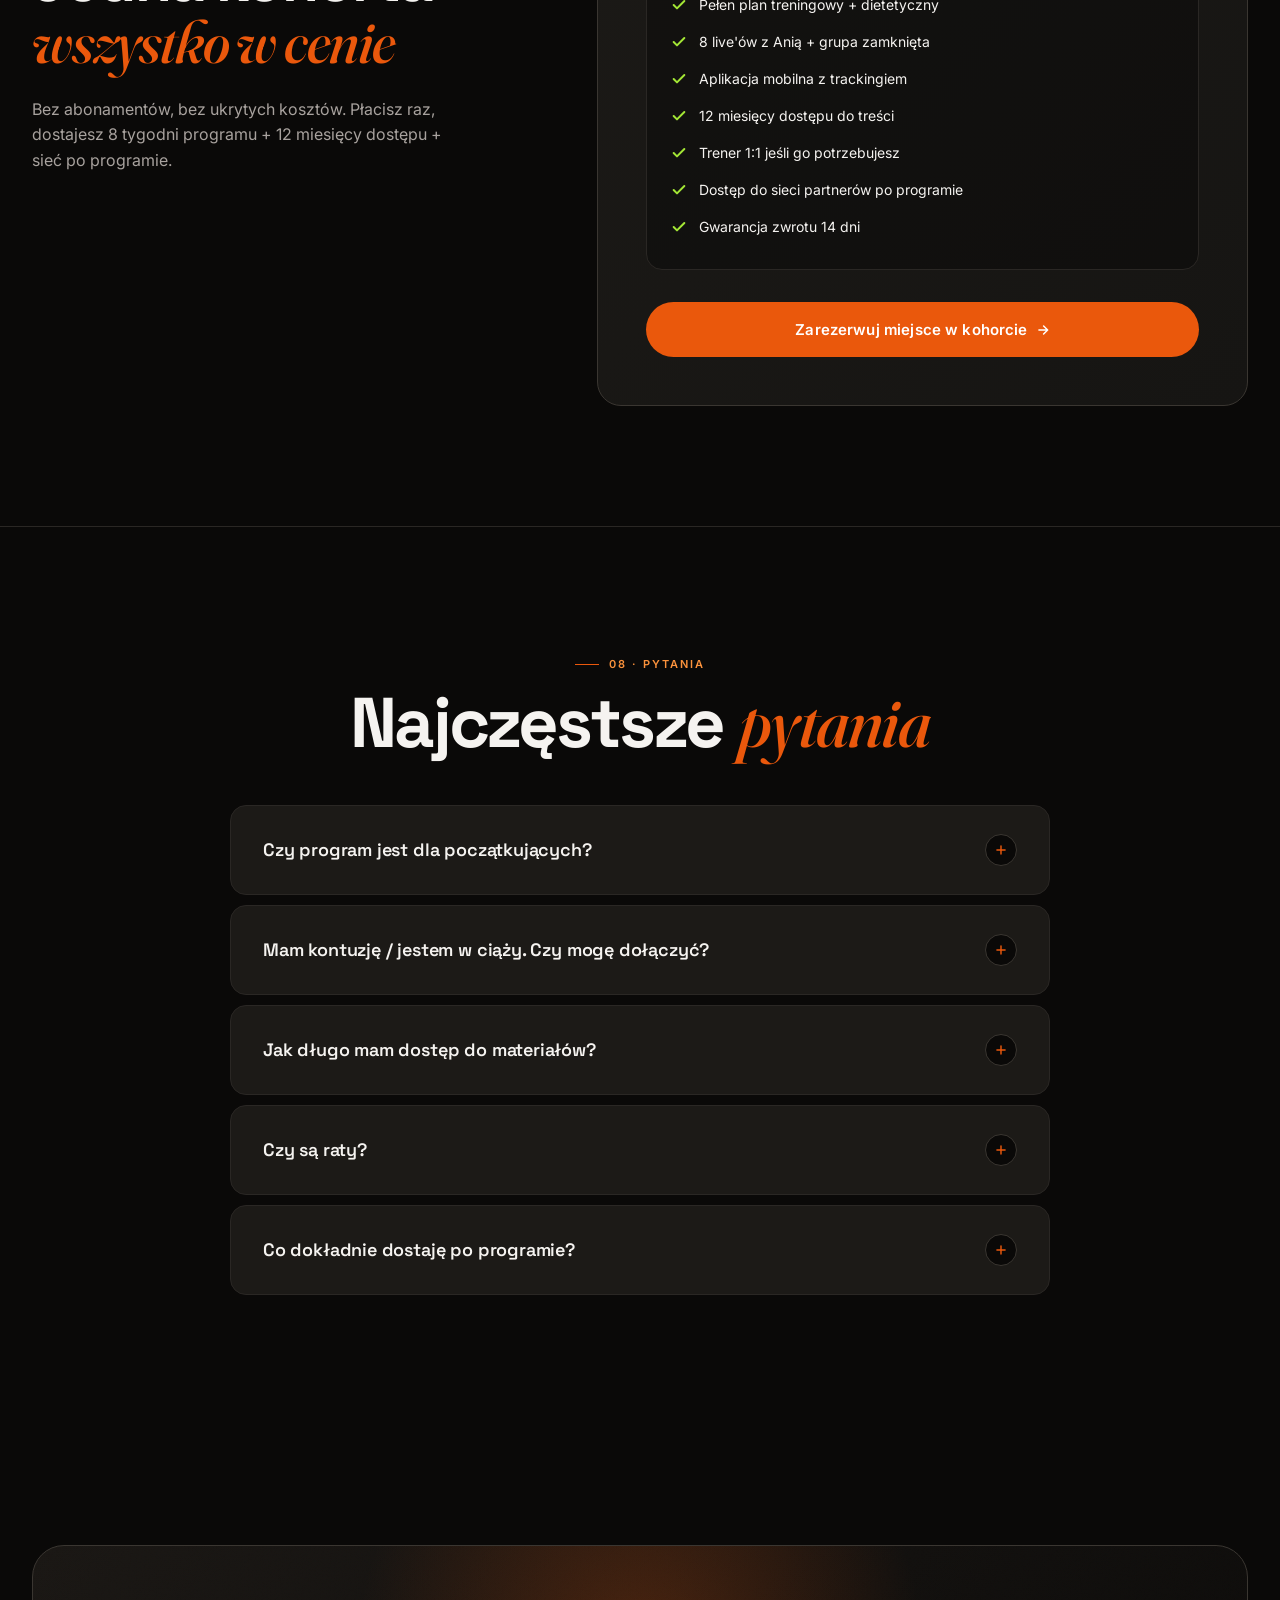
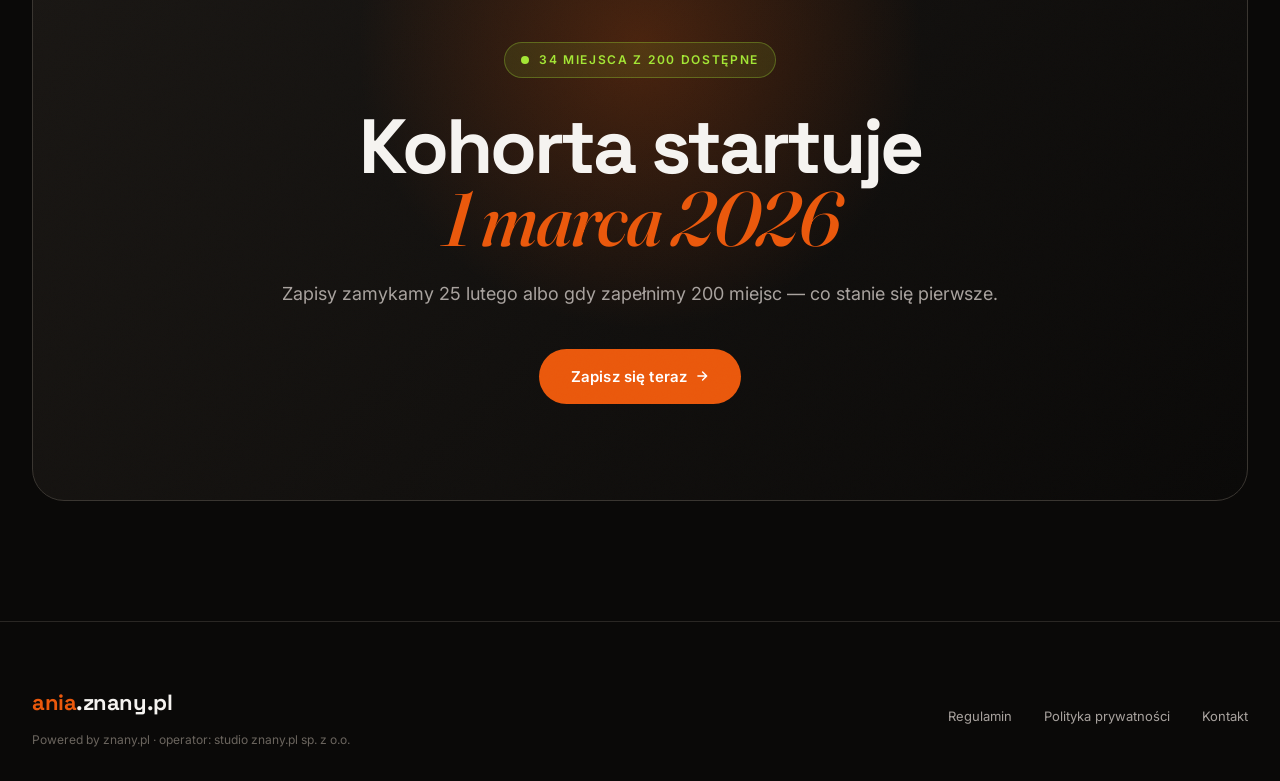
<file: makieta.html>
<!DOCTYPE html>
<html lang="pl">
<head>
<meta charset="UTF-8">
<meta name="viewport" content="width=device-width, initial-scale=1.0">
<title>ania.znany.pl — 8 tygodni siły · kohorta wiosna 2026</title>
<link rel="preconnect" href="https://fonts.googleapis.com">
<link rel="preconnect" href="https://fonts.gstatic.com" crossorigin>
<link href="https://fonts.googleapis.com/css2?family=Inter:wght@400;500;600;700&family=Space+Grotesk:wght@500;600;700&family=Fraunces:ital,opsz,wght@1,9..144,400;1,9..144,500;1,9..144,600&display=swap" rel="stylesheet">
<style>
  :root {
    --bg: #0a0908;
    --bg-elev: #161513;
    --bg-card: #1c1a17;
    --line: #2a2724;
    --line-2: #3a3631;
    --ink: #f5f3f0;
    --ink-2: #a8a29e;
    --ink-3: #6b655e;
    --accent: #ea580c;
    --accent-2: #fb923c;
    --accent-bg: rgba(234, 88, 12, 0.12);
    --lime: #a3e635;
  }
  * { box-sizing: border-box; margin: 0; padding: 0; }
  html { scroll-behavior: smooth; }
  body {
    font-family: 'Inter', -apple-system, BlinkMacSystemFont, sans-serif;
    background: var(--bg);
    color: var(--ink);
    line-height: 1.5;
    -webkit-font-smoothing: antialiased;
    overflow-x: hidden;
  }
  ::selection { background: var(--accent); color: white; }

  .display {
    font-family: 'Space Grotesk', sans-serif;
    letter-spacing: -0.04em;
    font-weight: 700;
    line-height: 0.92;
  }

  /* Athletic editorial italic accent — Fraunces zamiast syntetycznej italiki Space Grotesk */
  .hero h1 .accent,
  .hero h1 .with,
  h2.section-title em,
  .trainer-info h3 em,
  .routing h3 em,
  .pricing-text h2 em,
  .final-card h2 em {
    font-family: 'Fraunces', 'Georgia', serif;
    font-style: italic;
    font-weight: 500;
    letter-spacing: -0.02em;
    font-variation-settings: "opsz" 144;
  }

  .container { max-width: 1280px; margin: 0 auto; padding: 0 32px; }
  @media (max-width: 700px) { .container { padding: 0 20px; } }

  a { color: inherit; text-decoration: none; }
  button { font-family: inherit; cursor: pointer; border: none; }
  img { display: block; max-width: 100%; }

  /* ============================
     GRAIN OVERLAY
     ============================ */
  .grain { position: relative; }
  .grain::after {
    content: '';
    position: absolute;
    inset: 0;
    background-image: url("data:image/svg+xml;utf8,<svg xmlns='http://www.w3.org/2000/svg' width='200' height='200'><filter id='n'><feTurbulence type='fractalNoise' baseFrequency='0.9' numOctaves='3' stitchTiles='stitch'/></filter><rect width='100%25' height='100%25' filter='url(%23n)' opacity='0.55'/></svg>");
    opacity: 0.08;
    pointer-events: none;
    mix-blend-mode: overlay;
    z-index: 1;
  }
  .grain > * { position: relative; z-index: 2; }

  /* ============================
     RIBBON
     ============================ */
  .ribbon {
    background: #000;
    color: #fbbf24;
    text-align: center;
    font-size: 10px;
    padding: 7px 16px;
    letter-spacing: 0.2em;
    text-transform: uppercase;
    font-weight: 600;
    border-bottom: 1px solid var(--line);
  }
  .ribbon a { color: rgba(255,255,255,0.5); text-decoration: underline; margin-left: 16px; font-weight: 400; }

  /* ============================
     NAV
     ============================ */
  nav.top {
    position: fixed;
    top: 27px;
    left: 0;
    right: 0;
    z-index: 90;
    padding: 14px 0;
    transition: background 0.3s, backdrop-filter 0.3s, border-color 0.3s;
    border-bottom: 1px solid transparent;
  }
  nav.top.scrolled {
    background: rgba(10, 9, 8, 0.85);
    backdrop-filter: blur(20px);
    border-bottom-color: var(--line);
  }
  .nav-inner {
    display: flex;
    align-items: center;
    justify-content: space-between;
    gap: 24px;
  }
  .logo {
    display: flex;
    align-items: baseline;
    gap: 10px;
  }
  .logo .brand {
    font-family: 'Space Grotesk', sans-serif;
    font-weight: 700;
    font-size: 22px;
    letter-spacing: -0.02em;
    color: var(--ink);
  }
  .logo .brand .accent { color: var(--accent); }
  .logo .powered {
    font-size: 10px;
    color: var(--ink-3);
    font-weight: 500;
    letter-spacing: 0.14em;
    text-transform: uppercase;
  }
  nav.top ul {
    list-style: none;
    display: flex;
    gap: 36px;
    font-size: 13px;
    font-weight: 500;
  }
  nav.top li a {
    color: var(--ink-2);
    transition: color 0.15s;
    position: relative;
  }
  nav.top li a:hover { color: var(--ink); }
  @media (max-width: 900px) { nav.top ul { display: none; } }

  .btn {
    background: var(--accent);
    color: white;
    border-radius: 100px;
    padding: 11px 22px;
    font-size: 13px;
    font-weight: 600;
    letter-spacing: 0.01em;
    transition: background 0.15s, transform 0.15s;
    display: inline-flex;
    align-items: center;
    gap: 8px;
  }
  .btn:hover { background: var(--accent-2); transform: translateY(-1px); }
  .btn svg { width: 14px; height: 14px; }
  .btn.big { padding: 18px 32px; font-size: 15px; }
  .btn.ghost {
    background: transparent;
    color: var(--ink);
    border: 1px solid var(--line-2);
  }
  .btn.ghost:hover { border-color: var(--ink); background: var(--bg-elev); }
  .btn.lime { background: var(--lime); color: #000; }
  .btn.lime:hover { background: #84cc16; }

  /* ============================
     HERO
     ============================ */
  .hero {
    min-height: 100vh;
    padding: 140px 0 80px;
    position: relative;
    overflow: hidden;
    background:
      radial-gradient(circle at 80% 50%, rgba(234,88,12,0.08), transparent 50%),
      radial-gradient(circle at 10% 80%, rgba(163,230,53,0.04), transparent 50%);
  }
  .hero-bg-noise {
    position: absolute;
    inset: 0;
    background-image: url("data:image/svg+xml;utf8,<svg xmlns='http://www.w3.org/2000/svg' width='200' height='200'><filter id='n'><feTurbulence type='fractalNoise' baseFrequency='0.85' numOctaves='3' stitchTiles='stitch'/></filter><rect width='100%25' height='100%25' filter='url(%23n)' opacity='0.5'/></svg>");
    opacity: 0.05;
    pointer-events: none;
  }
  .hero-grid {
    display: grid;
    grid-template-columns: 1.15fr 1fr;
    gap: 64px;
    align-items: center;
    position: relative;
  }
  @media (max-width: 1000px) {
    .hero-grid { grid-template-columns: 1fr; gap: 48px; }
  }
  .badge {
    display: inline-flex;
    align-items: center;
    gap: 10px;
    background: var(--accent-bg);
    color: var(--accent-2);
    border-radius: 100px;
    padding: 8px 16px;
    font-size: 11px;
    font-weight: 600;
    text-transform: uppercase;
    letter-spacing: 0.14em;
    margin-bottom: 32px;
    border: 1px solid rgba(234,88,12,0.25);
  }
  .badge::before {
    content: '';
    width: 6px; height: 6px;
    border-radius: 50%;
    background: var(--accent);
    animation: pulse 1.6s infinite;
  }
  @keyframes pulse {
    0%, 100% { opacity: 1; transform: scale(1); box-shadow: 0 0 0 0 rgba(234,88,12,0.6); }
    50% { opacity: 0.6; transform: scale(1.4); box-shadow: 0 0 0 8px rgba(234,88,12,0); }
  }
  .hero h1 {
    font-family: 'Space Grotesk', sans-serif;
    font-size: clamp(64px, 11vw, 156px);
    font-weight: 700;
    letter-spacing: -0.05em;
    line-height: 0.86;
    margin-bottom: 36px;
    color: var(--ink);
  }
  .hero h1 .row { display: block; }
  .hero h1 .accent { color: var(--accent); font-style: italic; font-weight: 500; }
  .hero h1 .with {
    font-size: 0.38em;
    display: inline-block;
    color: var(--ink-2);
    font-weight: 400;
    letter-spacing: -0.02em;
    vertical-align: middle;
    transform: translateY(-0.15em);
    margin-left: 0.2em;
    font-style: italic;
  }
  .hero .lead {
    font-size: 18px;
    color: var(--ink-2);
    line-height: 1.6;
    margin-bottom: 40px;
    max-width: 520px;
  }
  .hero-cta {
    display: flex;
    gap: 12px;
    flex-wrap: wrap;
    margin-bottom: 48px;
  }
  .meta-row {
    display: flex;
    gap: 36px;
    flex-wrap: wrap;
    padding-top: 32px;
    border-top: 1px solid var(--line);
  }
  .meta-item .v {
    font-family: 'Space Grotesk', sans-serif;
    font-size: 24px;
    font-weight: 700;
    color: var(--ink);
    letter-spacing: -0.02em;
  }
  .meta-item .v .accent { color: var(--accent); }
  .meta-item .k {
    font-size: 11px;
    text-transform: uppercase;
    letter-spacing: 0.14em;
    color: var(--ink-3);
    font-weight: 500;
    margin-top: 4px;
  }

  /* Hero photo */
  .hero-photo {
    position: relative;
    aspect-ratio: 4/5;
    border-radius: 24px;
    overflow: hidden;
    transform: translateY(0);
  }
  .hero-photo img {
    width: 100%;
    height: 100%;
    object-fit: cover;
    filter: contrast(1.05) saturate(1.05);
  }
  .hero-photo::after {
    content: '';
    position: absolute;
    inset: 0;
    background:
      linear-gradient(180deg, transparent 50%, rgba(10,9,8,0.55) 100%),
      linear-gradient(135deg, rgba(234,88,12,0.08), transparent);
    pointer-events: none;
  }
  .photo-tag {
    position: absolute;
    top: 24px; left: 24px;
    background: rgba(10,9,8,0.6);
    backdrop-filter: blur(12px);
    color: white;
    padding: 8px 14px;
    border-radius: 100px;
    font-size: 11px;
    text-transform: uppercase;
    letter-spacing: 0.14em;
    font-weight: 600;
    border: 1px solid rgba(255,255,255,0.12);
    z-index: 3;
  }
  .photo-tag::before {
    content: '◆ ';
    color: var(--accent);
    margin-right: 4px;
  }
  .photo-cohort {
    position: absolute;
    bottom: 24px; right: 24px;
    background: var(--lime);
    color: #000;
    padding: 12px 18px;
    border-radius: 14px;
    font-weight: 700;
    z-index: 3;
    font-size: 13px;
    line-height: 1.3;
    text-align: right;
  }
  .photo-cohort .num {
    font-family: 'Space Grotesk', sans-serif;
    font-size: 24px;
    display: block;
    letter-spacing: -0.02em;
  }
  .photo-stat {
    position: absolute;
    bottom: 24px; left: 24px;
    background: rgba(10,9,8,0.7);
    backdrop-filter: blur(12px);
    padding: 12px 18px;
    border-radius: 14px;
    border: 1px solid rgba(255,255,255,0.1);
    z-index: 3;
  }
  .photo-stat .v {
    font-family: 'Space Grotesk', sans-serif;
    font-size: 22px;
    font-weight: 700;
    color: var(--ink);
    letter-spacing: -0.02em;
  }
  .photo-stat .k {
    font-size: 10px;
    text-transform: uppercase;
    letter-spacing: 0.14em;
    color: var(--ink-2);
    font-weight: 500;
  }

  /* ============================
     SECTION BASE
     ============================ */
  section.block {
    padding: 120px 0;
    position: relative;
    overflow: hidden;
  }
  @media (max-width: 700px) { section.block { padding: 80px 0; } }

  .eyebrow {
    display: inline-flex;
    align-items: center;
    gap: 10px;
    font-size: 11px;
    font-weight: 600;
    text-transform: uppercase;
    letter-spacing: 0.18em;
    color: var(--accent-2);
    margin-bottom: 16px;
  }
  .eyebrow::before {
    content: '';
    width: 24px;
    height: 1px;
    background: var(--accent);
  }
  h2.section-title {
    font-family: 'Space Grotesk', sans-serif;
    font-size: clamp(36px, 5.5vw, 72px);
    font-weight: 700;
    letter-spacing: -0.04em;
    line-height: 0.95;
    max-width: 900px;
    margin-bottom: 24px;
    color: var(--ink);
  }
  h2.section-title em {
    color: var(--accent);
    font-style: italic;
    font-weight: 500;
  }
  .section-sub {
    color: var(--ink-2);
    font-size: 18px;
    max-width: 640px;
    line-height: 1.6;
    margin-bottom: 64px;
  }

  /* ============================
     STATS — gym dark bg
     ============================ */
  .stats-section {
    padding: 80px 0;
    position: relative;
    overflow: hidden;
    border-top: 1px solid var(--line);
    border-bottom: 1px solid var(--line);
  }
  .stats-bg {
    position: absolute;
    inset: 0;
    background-image: url('img/gym-dark.webp');
    background-size: cover;
    background-position: center;
    opacity: 0.4;
    z-index: 0;
  }
  .stats-overlay {
    position: absolute;
    inset: 0;
    background: linear-gradient(90deg, var(--bg) 0%, rgba(10,9,8,0.4) 50%, var(--bg) 100%);
    z-index: 1;
  }
  .stats-grid {
    display: grid;
    grid-template-columns: repeat(4, 1fr);
    gap: 12px;
    position: relative;
    z-index: 2;
  }
  @media (max-width: 800px) { .stats-grid { grid-template-columns: repeat(2, 1fr); } }
  .stat-cell {
    padding: 32px 24px;
    border-left: 1px solid var(--line);
    text-align: left;
  }
  .stat-cell:first-child { border-left: none; padding-left: 0; }
  .stat-cell .v {
    font-family: 'Space Grotesk', sans-serif;
    font-size: clamp(44px, 6vw, 72px);
    font-weight: 700;
    letter-spacing: -0.04em;
    line-height: 1;
    color: var(--ink);
  }
  .stat-cell .v .accent { color: var(--accent); }
  .stat-cell .v .small { font-size: 0.5em; opacity: 0.6; }
  .stat-cell .k {
    font-size: 12px;
    text-transform: uppercase;
    letter-spacing: 0.16em;
    color: var(--ink-2);
    font-weight: 500;
    margin-top: 12px;
  }

  /* ============================
     FEATURES — what you get
     ============================ */
  .features {
    display: grid;
    grid-template-columns: repeat(3, 1fr);
    gap: 16px;
  }
  @media (max-width: 900px) { .features { grid-template-columns: repeat(2, 1fr); } }
  @media (max-width: 600px) { .features { grid-template-columns: 1fr; } }
  .feature {
    background: var(--bg-card);
    border: 1px solid var(--line);
    border-radius: 20px;
    padding: 32px;
    position: relative;
    overflow: hidden;
    transition: border-color 0.25s, transform 0.25s;
  }
  .feature:hover {
    border-color: var(--accent);
    transform: translateY(-4px);
  }
  .feature::after {
    content: '';
    position: absolute;
    inset: 0;
    border-radius: 20px;
    background: radial-gradient(circle at 100% 0%, rgba(234,88,12,0.1), transparent 60%);
    opacity: 0;
    transition: opacity 0.25s;
    pointer-events: none;
  }
  .feature:hover::after { opacity: 1; }
  .feature .num {
    font-family: 'Space Grotesk', sans-serif;
    font-size: 11px;
    color: var(--ink-3);
    letter-spacing: 0.14em;
    margin-bottom: 24px;
    font-weight: 500;
  }
  .feature-ico {
    width: 48px; height: 48px;
    border-radius: 12px;
    background: var(--accent-bg);
    color: var(--accent);
    display: flex;
    align-items: center;
    justify-content: center;
    margin-bottom: 24px;
  }
  .feature h3 {
    font-family: 'Space Grotesk', sans-serif;
    font-size: 22px;
    font-weight: 600;
    margin-bottom: 8px;
    letter-spacing: -0.02em;
    color: var(--ink);
  }
  .feature p {
    font-size: 14px;
    color: var(--ink-2);
    line-height: 1.6;
  }
  .feature.wide { grid-column: span 2; }
  @media (max-width: 900px) { .feature.wide { grid-column: span 1; } }

  /* ============================
     WEEK SCHEDULE
     ============================ */
  .week-section {
    display: grid;
    grid-template-columns: 1fr 1.4fr;
    gap: 64px;
    align-items: center;
    margin-top: 100px;
  }
  @media (max-width: 900px) { .week-section { grid-template-columns: 1fr; gap: 40px; } }
  .week-image {
    background: var(--bg-card);
    border: 1px solid var(--line);
    border-radius: 24px;
    overflow: hidden;
    aspect-ratio: 1;
    position: relative;
  }
  .week-image img {
    width: 100%; height: 100%; object-fit: cover;
    filter: brightness(1.08) saturate(1.15);
  }
  .week-image::after {
    content: 'Trening + recovery + dieta';
    position: absolute;
    bottom: 24px; left: 24px;
    background: rgba(10,9,8,0.7);
    backdrop-filter: blur(8px);
    padding: 10px 16px;
    border-radius: 100px;
    font-size: 11px;
    text-transform: uppercase;
    letter-spacing: 0.14em;
    font-weight: 600;
    color: var(--ink);
    border: 1px solid rgba(255,255,255,0.1);
  }
  .week-grid {
    display: grid;
    grid-template-columns: repeat(7, 1fr);
    gap: 6px;
  }
  @media (max-width: 700px) { .week-grid { grid-template-columns: repeat(4, 1fr); } }
  @media (max-width: 500px) { .week-grid { grid-template-columns: repeat(2, 1fr); } }
  .day {
    background: var(--bg-card);
    border: 1px solid var(--line);
    border-radius: 14px;
    padding: 16px 12px;
    transition: border-color 0.2s;
  }
  .day.active { background: var(--accent-bg); border-color: rgba(234,88,12,0.3); }
  .day.rest { opacity: 0.55; }
  .day .dow {
    font-size: 10px;
    text-transform: uppercase;
    letter-spacing: 0.16em;
    color: var(--ink-3);
    font-weight: 600;
    margin-bottom: 12px;
  }
  .day.active .dow { color: var(--accent-2); }
  .day h4 {
    font-family: 'Space Grotesk', sans-serif;
    font-size: 14px;
    font-weight: 600;
    margin-bottom: 4px;
    color: var(--ink);
    letter-spacing: -0.01em;
  }
  .day p {
    font-size: 11px;
    color: var(--ink-3);
    line-height: 1.4;
  }
  .week-title-block { margin-bottom: 24px; }
  .week-title-block h3 {
    font-family: 'Space Grotesk', sans-serif;
    font-size: 28px;
    font-weight: 700;
    letter-spacing: -0.02em;
    margin-bottom: 8px;
    line-height: 1.1;
  }
  .week-title-block p { font-size: 14px; color: var(--ink-2); line-height: 1.5; }

  /* ============================
     TRAINER
     ============================ */
  .trainer-section {
    background: linear-gradient(135deg, var(--bg-elev) 0%, var(--bg-card) 100%);
    border-top: 1px solid var(--line);
    border-bottom: 1px solid var(--line);
  }
  .trainer-grid {
    display: grid;
    grid-template-columns: 1fr 1.2fr;
    gap: 80px;
    align-items: center;
  }
  @media (max-width: 900px) { .trainer-grid { grid-template-columns: 1fr; gap: 40px; } }
  .trainer-photo {
    position: relative;
    aspect-ratio: 4/5;
    border-radius: 24px;
    overflow: hidden;
    max-width: 480px;
  }
  .trainer-photo img {
    width: 100%; height: 100%; object-fit: cover;
    filter: contrast(1.05);
  }
  .trainer-photo::after {
    content: '';
    position: absolute; inset: 0;
    background: linear-gradient(180deg, transparent 60%, rgba(10,9,8,0.5) 100%);
    pointer-events: none;
  }
  .trainer-badge {
    position: absolute;
    bottom: 24px; left: 24px;
    background: rgba(10,9,8,0.75);
    backdrop-filter: blur(12px);
    padding: 14px 20px;
    border-radius: 14px;
    border: 1px solid rgba(255,255,255,0.1);
    z-index: 3;
  }
  .trainer-badge .label {
    font-size: 10px;
    text-transform: uppercase;
    letter-spacing: 0.18em;
    color: var(--accent-2);
    font-weight: 600;
    margin-bottom: 4px;
  }
  .trainer-badge .name {
    font-family: 'Space Grotesk', sans-serif;
    font-size: 18px;
    font-weight: 600;
    color: var(--ink);
    letter-spacing: -0.01em;
  }
  .trainer-info h3 {
    font-family: 'Space Grotesk', sans-serif;
    font-size: clamp(32px, 4.5vw, 56px);
    font-weight: 700;
    letter-spacing: -0.03em;
    line-height: 1;
    margin-bottom: 24px;
  }
  .trainer-info h3 em {
    color: var(--accent);
    font-style: italic;
    font-weight: 500;
  }
  .trainer-info p {
    color: var(--ink-2);
    font-size: 17px;
    line-height: 1.65;
    margin-bottom: 32px;
    max-width: 540px;
  }
  .trainer-tags {
    display: flex;
    gap: 8px;
    flex-wrap: wrap;
  }
  .trainer-tag {
    background: var(--bg-elev);
    border: 1px solid var(--line-2);
    color: var(--ink);
    border-radius: 100px;
    padding: 8px 14px;
    font-size: 12px;
    font-weight: 500;
  }
  .trainer-tag::before { content: '✓ '; color: var(--accent); }

  /* ============================
     ROUTING
     ============================ */
  .routing {
    background: var(--bg-card);
    border: 1px solid var(--line);
    border-radius: 28px;
    padding: 72px;
    display: grid;
    grid-template-columns: 1.1fr 1fr;
    gap: 64px;
    align-items: center;
    overflow: hidden;
    position: relative;
  }
  @media (max-width: 900px) {
    .routing { grid-template-columns: 1fr; padding: 40px; gap: 40px; }
  }
  .routing::before {
    content: '';
    position: absolute;
    width: 600px; height: 600px;
    right: -200px; top: -200px;
    background: radial-gradient(circle, rgba(234,88,12,0.15) 0%, transparent 60%);
    pointer-events: none;
  }
  .routing-text { position: relative; z-index: 2; }
  .routing-text .small {
    font-size: 11px;
    text-transform: uppercase;
    letter-spacing: 0.18em;
    color: var(--accent-2);
    font-weight: 600;
    margin-bottom: 16px;
  }
  .routing h3 {
    font-family: 'Space Grotesk', sans-serif;
    font-size: clamp(32px, 4.5vw, 56px);
    font-weight: 700;
    letter-spacing: -0.03em;
    line-height: 1;
    margin-bottom: 20px;
  }
  .routing h3 em {
    color: var(--accent);
    font-style: italic;
    font-weight: 500;
  }
  .routing > .routing-text > p {
    color: var(--ink-2);
    font-size: 16px;
    line-height: 1.65;
    max-width: 480px;
  }

  .cities {
    background: var(--bg);
    border: 1px solid var(--line-2);
    border-radius: 20px;
    padding: 28px;
    position: relative;
    z-index: 2;
  }
  .cities-header {
    display: flex;
    justify-content: space-between;
    align-items: center;
    margin-bottom: 20px;
    padding-bottom: 16px;
    border-bottom: 1px solid var(--line);
  }
  .cities-header .label {
    font-size: 11px;
    text-transform: uppercase;
    letter-spacing: 0.14em;
    color: var(--ink-3);
    font-weight: 600;
  }
  .cities-header .count {
    font-family: 'Space Grotesk', sans-serif;
    color: var(--lime);
    font-weight: 700;
    font-size: 14px;
  }
  .cities ul { list-style: none; display: grid; grid-template-columns: repeat(2, 1fr); gap: 4px; }
  .cities li {
    display: flex;
    align-items: center;
    gap: 12px;
    font-size: 14px;
    color: var(--ink);
    padding: 10px 12px;
    border-radius: 10px;
    transition: background 0.15s;
  }
  .cities li:hover { background: var(--bg-elev); }
  .cities li .dot {
    width: 6px; height: 6px;
    border-radius: 50%;
    background: var(--accent);
    box-shadow: 0 0 0 3px rgba(234,88,12,0.18);
  }
  .cities li .count {
    margin-left: auto;
    color: var(--ink-3);
    font-size: 12px;
    font-family: 'Space Grotesk', sans-serif;
    font-weight: 500;
  }

  /* ============================
     POST PROGRAMME
     ============================ */
  .post-section {
    position: relative;
    overflow: hidden;
  }
  .post-bg {
    position: absolute;
    inset: 0;
    background-image: url('img/wellness.webp');
    background-size: cover;
    background-position: center;
    opacity: 0.18;
    filter: contrast(1.1);
  }
  .post-overlay {
    position: absolute; inset: 0;
    background: linear-gradient(180deg, var(--bg) 0%, rgba(10,9,8,0.85) 100%);
  }
  .post-section > .container { position: relative; z-index: 2; }
  .partners {
    display: grid;
    grid-template-columns: repeat(6, 1fr);
    gap: 12px;
  }
  @media (max-width: 800px) { .partners { grid-template-columns: repeat(3, 1fr); } }
  @media (max-width: 480px) { .partners { grid-template-columns: repeat(2, 1fr); } }
  .partner {
    background: var(--bg-card);
    border: 1px solid var(--line);
    border-radius: 16px;
    padding: 24px 16px;
    text-align: center;
    transition: border-color 0.2s, transform 0.2s;
  }
  .partner:hover { border-color: var(--accent); transform: translateY(-3px); }
  .partner svg { width: 32px; height: 32px; color: var(--accent); margin-bottom: 14px; }
  .partner .name {
    font-family: 'Space Grotesk', sans-serif;
    font-size: 14px;
    font-weight: 600;
    color: var(--ink);
    margin-bottom: 4px;
  }
  .partner .sub {
    font-size: 10px;
    color: var(--ink-3);
    text-transform: uppercase;
    letter-spacing: 0.14em;
  }

  /* ============================
     TESTIMONIALS
     ============================ */
  .testimonials-grid {
    display: grid;
    grid-template-columns: repeat(3, 1fr);
    gap: 16px;
  }
  @media (max-width: 900px) { .testimonials-grid { grid-template-columns: 1fr; } }
  .testi {
    background: var(--bg-card);
    border: 1px solid var(--line);
    border-radius: 20px;
    padding: 32px;
    position: relative;
  }
  .testi .quote {
    font-size: 16px;
    line-height: 1.65;
    color: var(--ink);
    margin-bottom: 28px;
  }
  .testi .quote::before {
    content: '"';
    font-family: 'Space Grotesk', sans-serif;
    font-size: 64px;
    color: var(--accent);
    line-height: 0;
    position: absolute;
    top: 36px; left: 28px;
    opacity: 0.3;
  }
  .testi-author {
    display: flex;
    gap: 12px;
    align-items: center;
    padding-top: 24px;
    border-top: 1px solid var(--line);
  }
  .testi-avatar {
    width: 44px; height: 44px;
    border-radius: 50%;
    background: linear-gradient(135deg, var(--accent) 0%, var(--accent-2) 100%);
    display: flex;
    align-items: center;
    justify-content: center;
    font-family: 'Space Grotesk', sans-serif;
    font-weight: 700;
    color: white;
    font-size: 16px;
    flex-shrink: 0;
  }
  .testi-avatar.green { background: linear-gradient(135deg, #15803d 0%, var(--lime) 100%); color: #052e16; }
  .testi-avatar.dark { background: linear-gradient(135deg, #44403c 0%, #78716c 100%); }
  .testi-author .name {
    font-weight: 600;
    color: var(--ink);
    font-size: 14px;
  }
  .testi-author .meta {
    color: var(--ink-3);
    font-size: 12px;
  }

  /* ============================
     PRICING
     ============================ */
  .pricing-wrap {
    display: grid;
    grid-template-columns: 1fr 1.3fr;
    gap: 64px;
    align-items: center;
  }
  @media (max-width: 900px) { .pricing-wrap { grid-template-columns: 1fr; gap: 40px; } }
  .pricing-text h2 {
    font-family: 'Space Grotesk', sans-serif;
    font-size: clamp(36px, 5vw, 60px);
    font-weight: 700;
    letter-spacing: -0.03em;
    line-height: 1;
    margin-bottom: 24px;
  }
  .pricing-text h2 em {
    color: var(--accent);
    font-style: italic;
    font-weight: 500;
  }
  .pricing-text p { color: var(--ink-2); font-size: 16px; line-height: 1.6; max-width: 420px; }
  .pricing-card {
    background: linear-gradient(135deg, var(--bg-card) 0%, var(--bg-elev) 100%);
    border: 1px solid var(--line-2);
    border-radius: 24px;
    padding: 48px;
    position: relative;
    overflow: hidden;
  }
  @media (max-width: 700px) { .pricing-card { padding: 32px; } }
  .pricing-card::before {
    content: '';
    position: absolute;
    width: 300px; height: 300px;
    top: -100px; right: -100px;
    background: radial-gradient(circle, var(--accent-bg) 0%, transparent 60%);
    pointer-events: none;
  }
  .pricing-card .tier {
    font-size: 11px;
    text-transform: uppercase;
    letter-spacing: 0.18em;
    color: var(--accent-2);
    font-weight: 600;
    margin-bottom: 12px;
  }
  .pricing-card h3 {
    font-family: 'Space Grotesk', sans-serif;
    font-size: 36px;
    font-weight: 700;
    letter-spacing: -0.02em;
    margin-bottom: 24px;
  }
  .pricing-card .price-display {
    font-family: 'Space Grotesk', sans-serif;
    font-size: 48px;
    font-weight: 700;
    color: var(--ink-3);
    letter-spacing: -0.03em;
    margin-bottom: 6px;
  }
  .pricing-card .price-note {
    font-size: 13px;
    color: var(--ink-3);
    font-style: italic;
    margin-bottom: 32px;
  }
  .perks {
    list-style: none;
    margin-bottom: 32px;
    padding: 24px;
    background: rgba(0,0,0,0.3);
    border-radius: 16px;
    border: 1px solid var(--line);
  }
  .perks li {
    display: flex;
    gap: 12px;
    align-items: flex-start;
    padding: 8px 0;
    font-size: 14px;
    color: var(--ink);
  }
  .perks li svg { color: var(--lime); flex-shrink: 0; margin-top: 3px; }

  /* ============================
     FAQ
     ============================ */
  .faq { max-width: 820px; margin: 0 auto; }
  .faq-item {
    background: var(--bg-card);
    border: 1px solid var(--line);
    border-radius: 16px;
    padding: 28px 32px;
    margin-bottom: 10px;
    cursor: pointer;
    transition: border-color 0.2s;
  }
  .faq-item:hover { border-color: var(--line-2); }
  .faq-item summary {
    list-style: none;
    display: flex;
    justify-content: space-between;
    align-items: center;
    gap: 16px;
  }
  .faq-item summary::-webkit-details-marker { display: none; }
  .faq-item h4 {
    font-family: 'Space Grotesk', sans-serif;
    font-size: 18px;
    font-weight: 600;
    letter-spacing: -0.01em;
    color: var(--ink);
  }
  .faq-toggle {
    width: 32px; height: 32px;
    border-radius: 50%;
    background: var(--bg);
    border: 1px solid var(--line-2);
    color: var(--accent);
    display: flex;
    align-items: center;
    justify-content: center;
    flex-shrink: 0;
    transition: transform 0.2s;
  }
  .faq-item[open] .faq-toggle { transform: rotate(45deg); }
  .faq-item[open] { border-color: var(--accent); }
  .faq-item p {
    font-size: 15px;
    color: var(--ink-2);
    line-height: 1.7;
    margin-top: 16px;
    padding-top: 16px;
    border-top: 1px solid var(--line);
  }

  /* ============================
     FINAL CTA
     ============================ */
  .final {
    background: var(--bg);
    padding: 120px 0;
    position: relative;
    overflow: hidden;
  }
  .final-card {
    background: linear-gradient(135deg, #1a1714 0%, #0a0908 100%);
    border: 1px solid var(--line-2);
    border-radius: 32px;
    padding: 96px 64px;
    text-align: center;
    position: relative;
    overflow: hidden;
  }
  @media (max-width: 700px) { .final-card { padding: 60px 28px; } }
  .final-card::before {
    content: '';
    position: absolute;
    width: 800px; height: 800px;
    top: -300px; left: 50%; transform: translateX(-50%);
    background: radial-gradient(circle, rgba(234,88,12,0.25) 0%, transparent 50%);
    pointer-events: none;
  }
  .final-card::after {
    content: '';
    position: absolute;
    inset: 0;
    background-image: url("data:image/svg+xml;utf8,<svg xmlns='http://www.w3.org/2000/svg' width='200' height='200'><filter id='n'><feTurbulence type='fractalNoise' baseFrequency='0.85' numOctaves='3' stitchTiles='stitch'/></filter><rect width='100%25' height='100%25' filter='url(%23n)' opacity='0.5'/></svg>");
    opacity: 0.06;
    pointer-events: none;
    mix-blend-mode: overlay;
  }
  .final-inner { position: relative; z-index: 1; max-width: 720px; margin: 0 auto; }
  .seats {
    display: inline-flex;
    align-items: center;
    gap: 10px;
    background: rgba(163,230,53,0.1);
    border: 1px solid rgba(163,230,53,0.3);
    padding: 8px 16px;
    border-radius: 100px;
    font-size: 12px;
    margin-bottom: 32px;
    color: var(--lime);
    font-weight: 600;
    text-transform: uppercase;
    letter-spacing: 0.14em;
  }
  .seats .dot {
    width: 8px; height: 8px;
    background: var(--lime);
    border-radius: 50%;
    animation: pulse-green 1.6s infinite;
  }
  @keyframes pulse-green {
    0%, 100% { opacity: 1; box-shadow: 0 0 0 0 rgba(163,230,53,0.6); }
    50% { opacity: 0.6; box-shadow: 0 0 0 8px rgba(163,230,53,0); }
  }
  .final-card h2 {
    font-family: 'Space Grotesk', sans-serif;
    font-size: clamp(40px, 6vw, 88px);
    font-weight: 700;
    letter-spacing: -0.04em;
    line-height: 0.95;
    margin-bottom: 24px;
    color: var(--ink);
  }
  .final-card h2 em {
    color: var(--accent);
    font-style: italic;
    font-weight: 500;
  }
  .final-card p {
    color: var(--ink-2);
    font-size: 18px;
    margin-bottom: 40px;
    line-height: 1.6;
  }

  /* ============================
     FOOTER
     ============================ */
  footer {
    padding: 64px 0 32px;
    border-top: 1px solid var(--line);
    background: var(--bg);
  }
  .footer-grid {
    display: flex;
    justify-content: space-between;
    align-items: center;
    flex-wrap: wrap;
    gap: 32px;
    font-size: 13px;
    color: var(--ink-3);
  }
  .footer-links { display: flex; gap: 32px; }
  .footer-links a { color: var(--ink-2); transition: color 0.15s; }
  .footer-links a:hover { color: var(--ink); }

  /* ============================
     SCROLL ANIMATIONS
     ============================ */
  .reveal {
    opacity: 0;
    transform: translateY(24px);
    transition: opacity 0.8s cubic-bezier(0.16, 1, 0.3, 1), transform 0.8s cubic-bezier(0.16, 1, 0.3, 1);
  }
  .reveal.in {
    opacity: 1;
    transform: translateY(0);
  }

  /* ============================
     STICKY BAR
     ============================ */
  .sticky-bar {
    position: fixed;
    bottom: 0; left: 0; right: 0;
    background: rgba(10,9,8,0.92);
    backdrop-filter: blur(20px);
    border-top: 1px solid var(--line);
    padding: 14px 0;
    transform: translateY(100%);
    transition: transform 0.4s cubic-bezier(0.16, 1, 0.3, 1);
    z-index: 80;
  }
  .sticky-bar.show { transform: translateY(0); }
  .sticky-inner {
    display: flex;
    justify-content: space-between;
    align-items: center;
    gap: 16px;
  }
  .sticky-info {
    font-size: 13px;
    color: var(--ink-2);
  }
  .sticky-info strong { color: var(--ink); font-weight: 600; }
  @media (max-width: 600px) { .sticky-info { display: none; } }

</style>
</head>
<body>

<!-- RIBBON -->
<div class="ribbon">
  MAKIETA · prototyp wizualny strony produktu
  <a href="index.html">← wróć do design thinking output</a>
</div>

<!-- NAV -->
<nav class="top" id="topNav">
  <div class="container nav-inner">
    <div class="logo">
      <span class="brand"><span class="accent">ania</span>.znany.pl</span>
      <span class="powered">powered by znany.pl</span>
    </div>
    <ul>
      <li><a href="#program">Program</a></li>
      <li><a href="#plan">Plan</a></li>
      <li><a href="#trener">Trener</a></li>
      <li><a href="#po-programie">Po programie</a></li>
      <li><a href="#faq">FAQ</a></li>
    </ul>
    <button class="btn">
      Zapisz się
      <svg viewBox="0 0 24 24" fill="none" stroke="currentColor" stroke-width="2.5" stroke-linecap="round" stroke-linejoin="round"><path d="M5 12h14M13 5l7 7-7 7"/></svg>
    </button>
  </div>
</nav>

<!-- HERO -->
<section class="hero">
  <div class="hero-bg-noise"></div>
  <div class="container">
    <div class="hero-grid">
      <div class="reveal">
        <div class="badge">Kohorta wiosna 2026 · zapisy otwarte</div>
        <h1>
          <span class="row">8 tygodni</span>
          <span class="row"><span class="accent">siły</span> <span class="with">z Anią</span></span>
        </h1>
        <p class="lead">Program treningowy, plan żywieniowy, cotygodniowe live'y i — kiedy potrzebujesz — przypisany trener 1:1 w twoim mieście. Bez wymówek, bez gubienia się w internecie, pod opieką certyfikowanej trenerki.</p>
        <div class="hero-cta">
          <button class="btn big">
            Zapisz się na kohortę
            <svg viewBox="0 0 24 24" fill="none" stroke="currentColor" stroke-width="2.5" stroke-linecap="round" stroke-linejoin="round"><path d="M5 12h14M13 5l7 7-7 7"/></svg>
          </button>
          <button class="btn big ghost">Zobacz program</button>
        </div>
        <div class="meta-row">
          <div class="meta-item">
            <div class="v">01<span class="accent">.</span>03<span class="accent">.</span>26</div>
            <div class="k">Start kohorty</div>
          </div>
          <div class="meta-item">
            <div class="v">34<span class="accent">/</span>200</div>
            <div class="k">Wolne miejsca</div>
          </div>
          <div class="meta-item">
            <div class="v">8<span class="accent"> tyg.</span></div>
            <div class="k">Program</div>
          </div>
        </div>
      </div>
      <div class="reveal">
        <div class="hero-photo">
          <img src="img/hero-ania.webp" alt="Ania">
          <div class="photo-tag">Ania — placeholder</div>
          <div class="photo-stat">
            <div class="v">200<span style="color:var(--accent-2)">+</span></div>
            <div class="k">Uczestniczek w poprzedniej kohorcie</div>
          </div>
          <div class="photo-cohort">
            <span class="num">92%</span>
            ukończeń
          </div>
        </div>
      </div>
    </div>
  </div>
</section>

<!-- STATS -->
<div class="stats-section">
  <div class="stats-bg"></div>
  <div class="stats-overlay"></div>
  <div class="container">
    <div class="stats-grid">
      <div class="stat-cell">
        <div class="v">4<span class="small accent">×/tydz</span></div>
        <div class="k">Treningi</div>
      </div>
      <div class="stat-cell">
        <div class="v">45<span class="small accent">min</span></div>
        <div class="k">Średnia sesja</div>
      </div>
      <div class="stat-cell">
        <div class="v">12<span class="small accent">mc</span></div>
        <div class="k">Dostęp do treści</div>
      </div>
      <div class="stat-cell">
        <div class="v">12</div>
        <div class="k">Trenerek 1:1 w sieci</div>
      </div>
    </div>
  </div>
</div>

<!-- FEATURES -->
<section class="block" id="program">
  <div class="container">
    <div class="reveal">
      <div class="eyebrow">01 · co dostajesz</div>
      <h2 class="section-title">Wszystko czego potrzebujesz <em>w jednym miejscu</em></h2>
      <p class="section-sub">Program przemyślany przez Anię, walidowany przez certyfikowaną trenerkę. Bez wypełniaczy.</p>
    </div>

    <div class="features reveal">
      <div class="feature">
        <div class="num">01</div>
        <div class="feature-ico">
          <svg width="24" height="24" viewBox="0 0 24 24" fill="none" stroke="currentColor" stroke-width="2" stroke-linecap="round" stroke-linejoin="round"><path d="M6.5 6.5h11v11h-11z"/><path d="M3 9V5a2 2 0 0 1 2-2h4"/><path d="M21 9V5a2 2 0 0 0-2-2h-4"/><path d="M3 15v4a2 2 0 0 0 2 2h4"/><path d="M21 15v4a2 2 0 0 1-2 2h-4"/></svg>
        </div>
        <h3>Plan treningowy 8 tyg.</h3>
        <p>Progresywne obciążenia, 4 treningi tygodniowo, z możliwością domowych wariantów. Plan tygodnia poniżej.</p>
      </div>
      <div class="feature">
        <div class="num">02</div>
        <div class="feature-ico">
          <svg width="24" height="24" viewBox="0 0 24 24" fill="none" stroke="currentColor" stroke-width="2" stroke-linecap="round" stroke-linejoin="round"><path d="M3 11h18"/><path d="M12 3v18"/><circle cx="12" cy="12" r="9"/></svg>
        </div>
        <h3>Plan żywieniowy</h3>
        <p>Dopasowany do celu (redukcja / utrzymanie / budowa). Lista zakupów, przepisy, swap'y.</p>
      </div>
      <div class="feature">
        <div class="num">03</div>
        <div class="feature-ico">
          <svg width="24" height="24" viewBox="0 0 24 24" fill="none" stroke="currentColor" stroke-width="2" stroke-linecap="round" stroke-linejoin="round"><polygon points="23 7 16 12 23 17 23 7"/><rect x="1" y="5" width="15" height="14" rx="2"/></svg>
        </div>
        <h3>Live co tydzień</h3>
        <p>Q&amp;A z Anią + sesja treningowa do wspólnego ćwiczenia. Nagrania zostają.</p>
      </div>
      <div class="feature">
        <div class="num">04</div>
        <div class="feature-ico">
          <svg width="24" height="24" viewBox="0 0 24 24" fill="none" stroke="currentColor" stroke-width="2" stroke-linecap="round" stroke-linejoin="round"><path d="M17 21v-2a4 4 0 0 0-4-4H5a4 4 0 0 0-4 4v2"/><circle cx="9" cy="7" r="4"/><path d="M23 21v-2a4 4 0 0 0-3-3.87"/><path d="M16 3.13a4 4 0 0 1 0 7.75"/></svg>
        </div>
        <h3>Zamknięta grupa</h3>
        <p>Społeczność uczestniczek + wsparcie moderatora. Bez trolli, bez reklam suplementów.</p>
      </div>
      <div class="feature">
        <div class="num">05</div>
        <div class="feature-ico">
          <svg width="24" height="24" viewBox="0 0 24 24" fill="none" stroke="currentColor" stroke-width="2" stroke-linecap="round" stroke-linejoin="round"><rect x="2" y="4" width="20" height="16" rx="2"/><path d="M10 4v16"/><path d="M2 10h8"/></svg>
        </div>
        <h3>Aplikacja mobilna</h3>
        <p>Logowanie treningów, tracking postępów, video do każdego ćwiczenia. iOS i Android.</p>
      </div>
      <div class="feature">
        <div class="num">06</div>
        <div class="feature-ico">
          <svg width="24" height="24" viewBox="0 0 24 24" fill="none" stroke="currentColor" stroke-width="2" stroke-linecap="round" stroke-linejoin="round"><path d="M12 2L2 7l10 5 10-5-10-5z"/><path d="M2 17l10 5 10-5"/><path d="M2 12l10 5 10-5"/></svg>
        </div>
        <h3>Materiały bonusowe</h3>
        <p>Webinar o regeneracji, przewodnik suplementacji, checklista snu, biblioteczka mobility.</p>
      </div>
    </div>

    <!-- Week schedule -->
    <div class="week-section reveal" id="plan">
      <div class="week-image">
        <img src="img/icons-week.webp" alt="">
      </div>
      <div>
        <div class="week-title-block">
          <div class="eyebrow" style="margin-bottom: 12px;">02 · przykładowy tydzień</div>
          <h3>Trening, recovery, dieta — <em>ułożone</em></h3>
          <p>Każdy dzień ma cel. Każdy trening ma 3 warianty trudności. Każdy recovery day jest tam nieprzypadkowo.</p>
        </div>
        <div class="week-grid">
          <div class="day active">
            <div class="dow">Pon</div>
            <h4>Górne partie</h4>
            <p>Push · 45 min</p>
          </div>
          <div class="day rest">
            <div class="dow">Wt</div>
            <h4>Recovery</h4>
            <p>Mobility · 20 min</p>
          </div>
          <div class="day active">
            <div class="dow">Śr</div>
            <h4>Dolne partie</h4>
            <p>Squat · 45 min</p>
          </div>
          <div class="day rest">
            <div class="dow">Czw</div>
            <h4>Wolne</h4>
            <p>—</p>
          </div>
          <div class="day active">
            <div class="dow">Pt</div>
            <h4>HIIT</h4>
            <p>Cardio · 30 min</p>
          </div>
          <div class="day active">
            <div class="dow">Sob</div>
            <h4>Full body</h4>
            <p>Pull · 50 min</p>
          </div>
          <div class="day rest">
            <div class="dow">Ndz</div>
            <h4>Stretching</h4>
            <p>20 min</p>
          </div>
        </div>
      </div>
    </div>
  </div>
</section>

<!-- TRAINER -->
<section class="block trainer-section" id="trener">
  <div class="container">
    <div class="trainer-grid reveal">
      <div class="trainer-photo">
        <img src="img/trener.webp" alt="Trener kurator">
        <div class="trainer-badge">
          <div class="label">Trener kurator</div>
          <div class="name">[Imię Nazwisko]</div>
        </div>
      </div>
      <div class="trainer-info">
        <div class="eyebrow">03 · merytoryka</div>
        <h3>Za każdym treningiem stoi <em>certyfikowana trenerka</em></h3>
        <p>10 lat pracy z klientkami w okresie pre/post-natal, certyfikat REPS level 3, autorka publikacji o treningu siłowym dla kobiet po 30. Walidacja merytoryczna programu + dostępność dla indywidualnych konsultacji 1:1, kiedy ich potrzebujesz.</p>
        <div class="trainer-tags">
          <span class="trainer-tag">REPS Level 3</span>
          <span class="trainer-tag">Pre/post-natal</span>
          <span class="trainer-tag">Trening siłowy</span>
          <span class="trainer-tag">10+ lat doświadczenia</span>
        </div>
      </div>
    </div>
  </div>
</section>

<!-- ROUTING -->
<section class="block">
  <div class="container">
    <div class="routing reveal">
      <div class="routing-text">
        <div class="small">04 · warstwa indywidualna</div>
        <h3>Potrzebujesz podejścia <em>1:1?</em></h3>
        <p>Kontuzja, ciąża, sport specyficzny, cele medyczne — program zbiorowy nie obsłuży każdej sytuacji. Każda uczestniczka, która tego potrzebuje, dostaje przypisaną trenerkę w swoim mieście. Bez dodatkowej procedury — automatyczny routing po zapisie.</p>
      </div>
      <div class="cities">
        <div class="cities-header">
          <div class="label">12 trenerek w 7 miastach</div>
          <div class="count">+ online</div>
        </div>
        <ul>
          <li><span class="dot"></span>Warszawa<span class="count">×3</span></li>
          <li><span class="dot"></span>Kraków<span class="count">×2</span></li>
          <li><span class="dot"></span>Wrocław<span class="count">×2</span></li>
          <li><span class="dot"></span>Trójmiasto<span class="count">×2</span></li>
          <li><span class="dot"></span>Poznań<span class="count">×1</span></li>
          <li><span class="dot"></span>Łódź<span class="count">×1</span></li>
          <li><span class="dot"></span>Katowice<span class="count">×1</span></li>
          <li><span class="dot" style="background: var(--lime); box-shadow: 0 0 0 3px rgba(163,230,53,0.18);"></span>online<span class="count">∞</span></li>
        </ul>
      </div>
    </div>
  </div>
</section>

<!-- POST PROGRAMME -->
<section class="block post-section" id="po-programie">
  <div class="post-bg"></div>
  <div class="post-overlay"></div>
  <div class="container">
    <div class="reveal">
      <div class="eyebrow">05 · po 8 tygodniach</div>
      <h2 class="section-title">Twoja droga się nie kończy <em>razem z programem</em></h2>
      <p class="section-sub">Najtrudniejsze nie jest dotarcie do końca — najtrudniejsze jest <strong style="color:var(--ink);">nie wrócenie do zera</strong>. Absolwentki dostają dostęp do sieci sprawdzonych partnerów regeneracji i recovery, ze zniżkami dla naszej kohorty.</p>

      <div class="partners">
        <div class="partner">
          <svg viewBox="0 0 24 24" fill="none" stroke="currentColor" stroke-width="2" stroke-linecap="round" stroke-linejoin="round"><path d="M12 2C8 8 6 11 6 14a6 6 0 0 0 12 0c0-3-2-6-6-12z"/></svg>
          <div class="name">Regeneracja</div>
          <div class="sub">5 miast</div>
        </div>
        <div class="partner">
          <svg viewBox="0 0 24 24" fill="none" stroke="currentColor" stroke-width="2" stroke-linecap="round" stroke-linejoin="round"><path d="M22 12h-4l-3 9L9 3l-3 9H2"/></svg>
          <div class="name">Recovery</div>
          <div class="sub">7 miast</div>
        </div>
        <div class="partner">
          <svg viewBox="0 0 24 24" fill="none" stroke="currentColor" stroke-width="2" stroke-linecap="round" stroke-linejoin="round"><circle cx="12" cy="12" r="5"/><path d="M6.5 6.5l11 11"/></svg>
          <div class="name">Suplementacja</div>
          <div class="sub">online</div>
        </div>
        <div class="partner">
          <svg viewBox="0 0 24 24" fill="none" stroke="currentColor" stroke-width="2" stroke-linecap="round" stroke-linejoin="round"><path d="M21 12.79A9 9 0 1 1 11.21 3 7 7 0 0 0 21 12.79z"/></svg>
          <div class="name">Sen</div>
          <div class="sub">konsultacje</div>
        </div>
        <div class="partner">
          <svg viewBox="0 0 24 24" fill="none" stroke="currentColor" stroke-width="2" stroke-linecap="round" stroke-linejoin="round"><circle cx="12" cy="12" r="10"/><path d="M12 6v6l4 2"/></svg>
          <div class="name">Mobility</div>
          <div class="sub">stacjonarne</div>
        </div>
        <div class="partner">
          <svg viewBox="0 0 24 24" fill="none" stroke="currentColor" stroke-width="2" stroke-linecap="round" stroke-linejoin="round"><path d="M12 2v4M12 18v4M2 12h4M18 12h4M4.93 4.93l2.83 2.83M16.24 16.24l2.83 2.83M4.93 19.07l2.83-2.83M16.24 7.76l2.83-2.83"/></svg>
          <div class="name">Wellness</div>
          <div class="sub">5 miast</div>
        </div>
      </div>
    </div>
  </div>
</section>

<!-- TESTIMONIALS -->
<section class="block">
  <div class="container">
    <div class="reveal">
      <div class="eyebrow">06 · głosy z kohorty</div>
      <h2 class="section-title">Co mówią <em>uczestniczki</em></h2>
    </div>
    <div class="testimonials-grid reveal" style="margin-top: 48px;">
      <div class="testi">
        <p class="quote">Pierwszy program online, którego nie porzuciłam w 3. tygodniu. Live'y z Anią + grupa trzymają, a kiedy złapałam kontuzję — w tydzień miałam przypisaną trenerkę w Krakowie. Bez chaosu.</p>
        <div class="testi-author">
          <div class="testi-avatar">MK</div>
          <div>
            <div class="name">Magda K.</div>
            <div class="meta">Kohorta zimowa · Kraków</div>
          </div>
        </div>
      </div>
      <div class="testi">
        <p class="quote">Trener-kurator zrobił mi modyfikacje pod problem z kolanem. Czuję, że to NIE jest kolejna apka z planem dla wszystkich. To naprawdę było zaplanowane pod kobiety, nie pod mężczyzn z metką "for her".</p>
        <div class="testi-author">
          <div class="testi-avatar green">JW</div>
          <div>
            <div class="name">Justyna W.</div>
            <div class="meta">Kohorta zimowa · Warszawa</div>
          </div>
        </div>
      </div>
      <div class="testi">
        <p class="quote">Najbardziej zaskoczyło mnie to, co po programie. Skończyłam i nie zostałam sama — dostałam listę zaufanych miejsc na regenerację, suplementację. Zniżka 20% w gabinecie obok mojego domu była miłym akcentem.</p>
        <div class="testi-author">
          <div class="testi-avatar dark">AB</div>
          <div>
            <div class="name">Agnieszka B.</div>
            <div class="meta">Kohorta jesienna · Trójmiasto</div>
          </div>
        </div>
      </div>
    </div>
  </div>
</section>

<!-- PRICING -->
<section class="block" style="border-top: 1px solid var(--line); border-bottom: 1px solid var(--line);">
  <div class="container">
    <div class="pricing-wrap">
      <div class="pricing-text reveal">
        <div class="eyebrow">07 · inwestycja</div>
        <h2>Jedna kohorta — <em>wszystko w cenie</em></h2>
        <p>Bez abonamentów, bez ukrytych kosztów. Płacisz raz, dostajesz 8 tygodni programu + 12 miesięcy dostępu + sieć po programie.</p>
      </div>
      <div class="pricing-card reveal">
        <div class="tier">Kohorta wiosna 2026</div>
        <h3>Program 8 tygodni</h3>
        <div class="price-display">cena do ustalenia</div>
        <div class="price-note">finalna wycena ustalana per kohorta z influencerem</div>
        <ul class="perks">
          <li><svg width="16" height="16" viewBox="0 0 24 24" fill="none" stroke="currentColor" stroke-width="3" stroke-linecap="round" stroke-linejoin="round"><path d="M20 6L9 17l-5-5"/></svg>Pełen plan treningowy + dietetyczny</li>
          <li><svg width="16" height="16" viewBox="0 0 24 24" fill="none" stroke="currentColor" stroke-width="3" stroke-linecap="round" stroke-linejoin="round"><path d="M20 6L9 17l-5-5"/></svg>8 live'ów z Anią + grupa zamknięta</li>
          <li><svg width="16" height="16" viewBox="0 0 24 24" fill="none" stroke="currentColor" stroke-width="3" stroke-linecap="round" stroke-linejoin="round"><path d="M20 6L9 17l-5-5"/></svg>Aplikacja mobilna z trackingiem</li>
          <li><svg width="16" height="16" viewBox="0 0 24 24" fill="none" stroke="currentColor" stroke-width="3" stroke-linecap="round" stroke-linejoin="round"><path d="M20 6L9 17l-5-5"/></svg>12 miesięcy dostępu do treści</li>
          <li><svg width="16" height="16" viewBox="0 0 24 24" fill="none" stroke="currentColor" stroke-width="3" stroke-linecap="round" stroke-linejoin="round"><path d="M20 6L9 17l-5-5"/></svg>Trener 1:1 jeśli go potrzebujesz</li>
          <li><svg width="16" height="16" viewBox="0 0 24 24" fill="none" stroke="currentColor" stroke-width="3" stroke-linecap="round" stroke-linejoin="round"><path d="M20 6L9 17l-5-5"/></svg>Dostęp do sieci partnerów po programie</li>
          <li><svg width="16" height="16" viewBox="0 0 24 24" fill="none" stroke="currentColor" stroke-width="3" stroke-linecap="round" stroke-linejoin="round"><path d="M20 6L9 17l-5-5"/></svg>Gwarancja zwrotu 14 dni</li>
        </ul>
        <button class="btn big" style="width: 100%; justify-content: center;">
          Zarezerwuj miejsce w kohorcie
          <svg viewBox="0 0 24 24" fill="none" stroke="currentColor" stroke-width="2.5" stroke-linecap="round" stroke-linejoin="round"><path d="M5 12h14M13 5l7 7-7 7"/></svg>
        </button>
      </div>
    </div>
  </div>
</section>

<!-- FAQ -->
<section class="block" id="faq">
  <div class="container">
    <div class="reveal" style="text-align: center;">
      <div class="eyebrow" style="justify-content: center;">08 · pytania</div>
      <h2 class="section-title" style="margin-left: auto; margin-right: auto;">Najczęstsze <em>pytania</em></h2>
    </div>
    <div class="faq reveal" style="margin-top: 48px;">
      <details class="faq-item">
        <summary>
          <h4>Czy program jest dla początkujących?</h4>
          <div class="faq-toggle">
            <svg width="14" height="14" viewBox="0 0 24 24" fill="none" stroke="currentColor" stroke-width="2.5" stroke-linecap="round"><path d="M12 5v14M5 12h14"/></svg>
          </div>
        </summary>
        <p>Tak. Każde ćwiczenie ma 3 warianty (łatwiejszy / standard / progresja), a trener-kurator ułoży modyfikacje pod twoje doświadczenie. Wystarczy, że potrafisz podnieść hantle.</p>
      </details>
      <details class="faq-item">
        <summary>
          <h4>Mam kontuzję / jestem w ciąży. Czy mogę dołączyć?</h4>
          <div class="faq-toggle">
            <svg width="14" height="14" viewBox="0 0 24 24" fill="none" stroke="currentColor" stroke-width="2.5" stroke-linecap="round"><path d="M12 5v14M5 12h14"/></svg>
          </div>
        </summary>
        <p>Tak — to właśnie sytuacja, w której uruchamia się rozszerzenie 1:1. Po zapisie zostaniesz przypisana do trenerki w swoim mieście (lub online), która dostosuje program do twojej sytuacji. Bez dodatkowej opłaty w pierwszym miesiącu.</p>
      </details>
      <details class="faq-item">
        <summary>
          <h4>Jak długo mam dostęp do materiałów?</h4>
          <div class="faq-toggle">
            <svg width="14" height="14" viewBox="0 0 24 24" fill="none" stroke="currentColor" stroke-width="2.5" stroke-linecap="round"><path d="M12 5v14M5 12h14"/></svg>
          </div>
        </summary>
        <p>12 miesięcy od dnia startu kohorty. Wszystkie nagrania live'ów, plan, aplikacja i grupa zamknięta — pełen dostęp.</p>
      </details>
      <details class="faq-item">
        <summary>
          <h4>Czy są raty?</h4>
          <div class="faq-toggle">
            <svg width="14" height="14" viewBox="0 0 24 24" fill="none" stroke="currentColor" stroke-width="2.5" stroke-linecap="round"><path d="M12 5v14M5 12h14"/></svg>
          </div>
        </summary>
        <p>Tak — 0% przez Stripe (3 lub 6 rat). Pełna kwota lub raty, do wyboru przy checkoucie.</p>
      </details>
      <details class="faq-item">
        <summary>
          <h4>Co dokładnie dostaję po programie?</h4>
          <div class="faq-toggle">
            <svg width="14" height="14" viewBox="0 0 24 24" fill="none" stroke="currentColor" stroke-width="2.5" stroke-linecap="round"><path d="M12 5v14M5 12h14"/></svg>
          </div>
        </summary>
        <p>Dostęp do sieci sprawdzonych partnerów: gabinety regeneracji, fizjoterapeuci, kliniki recovery, doradcy żywieniowi. Każdy partner oferuje zniżkę dla absolwentek kohorty. Nie musisz korzystać — masz dostęp i rekomendacje.</p>
      </details>
    </div>
  </div>
</section>

<!-- FINAL CTA -->
<section class="final">
  <div class="container">
    <div class="final-card reveal grain">
      <div class="final-inner">
        <div class="seats">
          <span class="dot"></span>
          34 miejsca z 200 dostępne
        </div>
        <h2>Kohorta startuje<br><em>1 marca 2026</em></h2>
        <p>Zapisy zamykamy 25 lutego albo gdy zapełnimy 200 miejsc — co stanie się pierwsze.</p>
        <button class="btn big">
          Zapisz się teraz
          <svg viewBox="0 0 24 24" fill="none" stroke="currentColor" stroke-width="2.5" stroke-linecap="round" stroke-linejoin="round"><path d="M5 12h14M13 5l7 7-7 7"/></svg>
        </button>
      </div>
    </div>
  </div>
</section>

<!-- STICKY BAR -->
<div class="sticky-bar" id="stickyBar">
  <div class="container sticky-inner">
    <div class="sticky-info">
      <strong>Kohorta wiosna 2026</strong> · start 1 marca · 34/200 miejsc
    </div>
    <button class="btn">
      Zapisz się
      <svg viewBox="0 0 24 24" fill="none" stroke="currentColor" stroke-width="2.5" stroke-linecap="round" stroke-linejoin="round"><path d="M5 12h14M13 5l7 7-7 7"/></svg>
    </button>
  </div>
</div>

<!-- FOOTER -->
<footer>
  <div class="container footer-grid">
    <div>
      <div class="logo">
        <span class="brand"><span class="accent">ania</span>.znany.pl</span>
      </div>
      <div style="margin-top: 12px; font-size: 12px; color: var(--ink-3);">Powered by znany.pl · operator: studio znany.pl sp. z o.o.</div>
    </div>
    <div class="footer-links">
      <a href="#">Regulamin</a>
      <a href="#">Polityka prywatności</a>
      <a href="#">Kontakt</a>
    </div>
  </div>
</footer>

<script>
  // Scroll-fade reveal
  const reveals = document.querySelectorAll('.reveal');
  const io = new IntersectionObserver((entries) => {
    entries.forEach(e => {
      if (e.isIntersecting) {
        e.target.classList.add('in');
        io.unobserve(e.target);
      }
    });
  }, { threshold: 0.1, rootMargin: '0px 0px -50px 0px' });
  reveals.forEach(r => io.observe(r));

  // Nav scroll state
  const nav = document.getElementById('topNav');
  const stickyBar = document.getElementById('stickyBar');
  let lastScroll = 0;
  window.addEventListener('scroll', () => {
    const y = window.scrollY;
    if (y > 40) nav.classList.add('scrolled');
    else nav.classList.remove('scrolled');

    // Sticky bar shows after 600px scroll, hides near bottom
    const nearBottom = (window.innerHeight + y) > (document.body.offsetHeight - 800);
    if (y > 600 && !nearBottom) stickyBar.classList.add('show');
    else stickyBar.classList.remove('show');

    lastScroll = y;
  }, { passive: true });
</script>

</body>
</html>
</file>
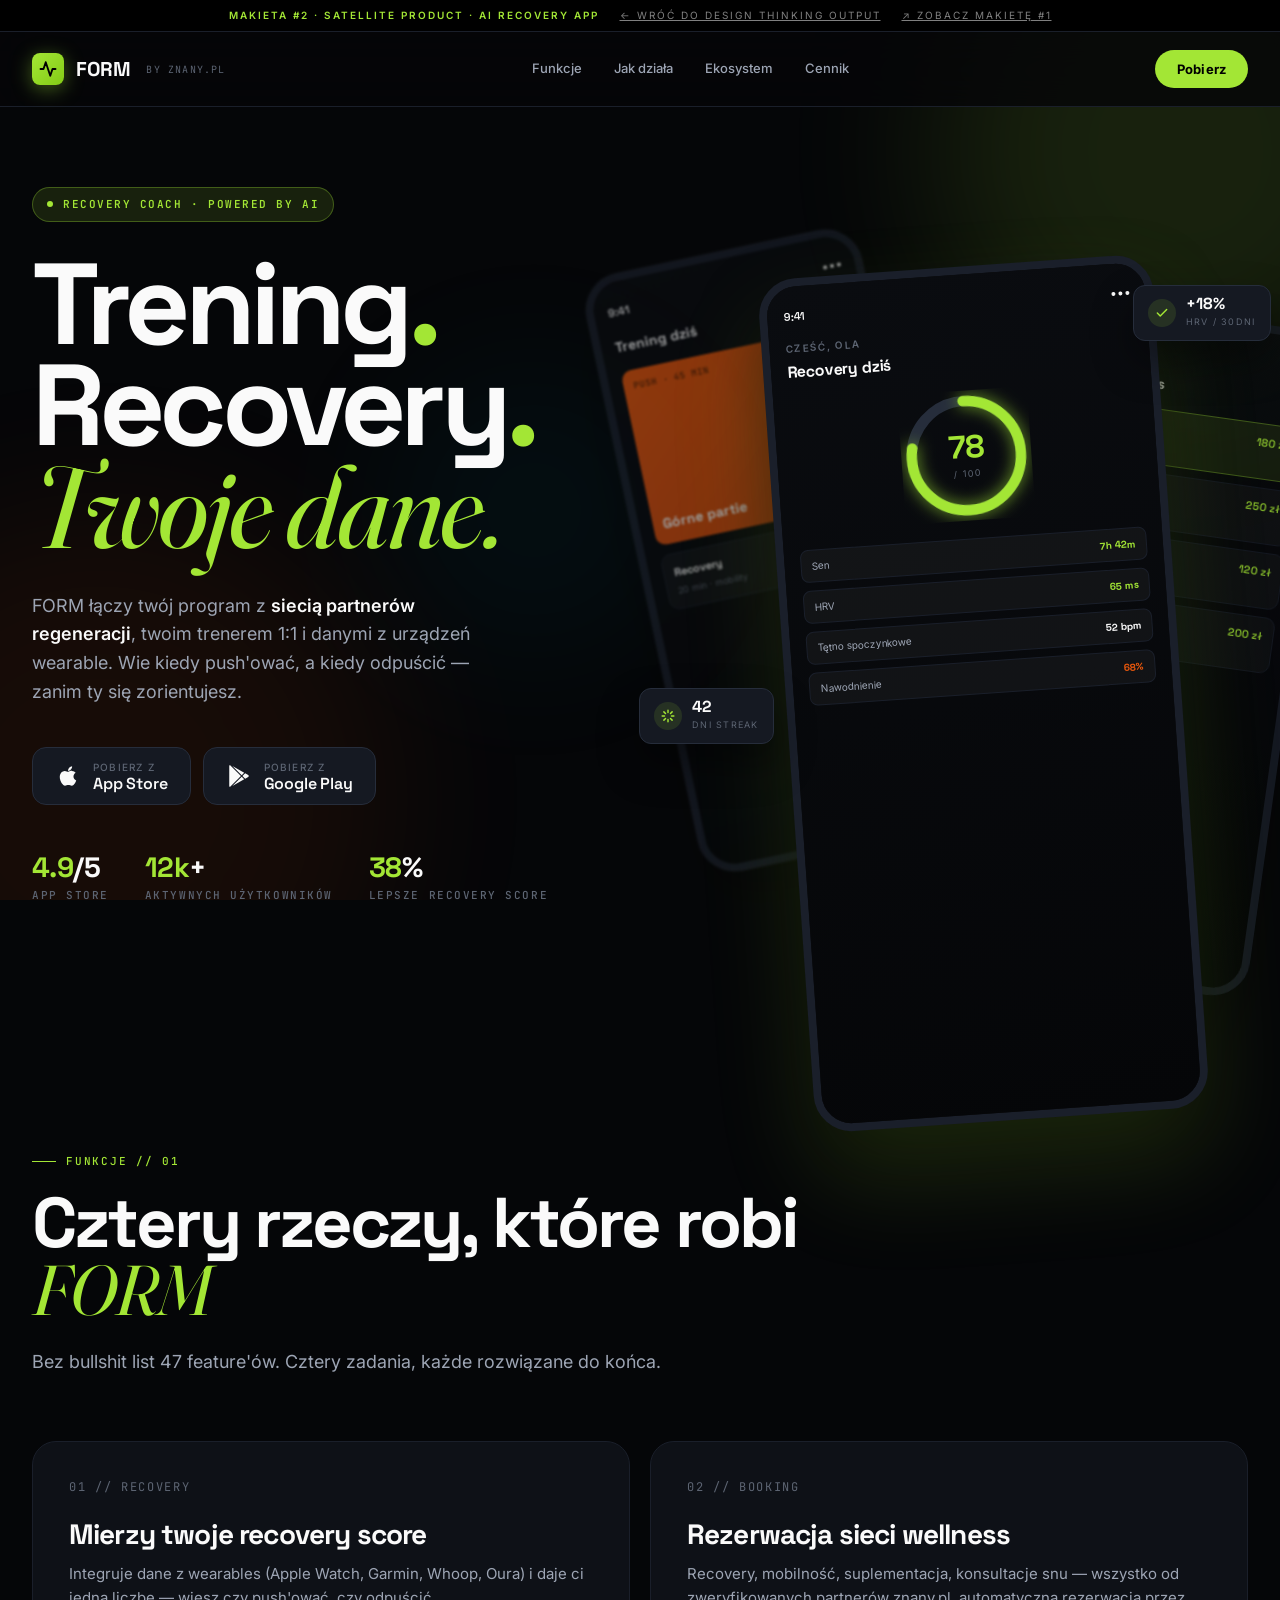
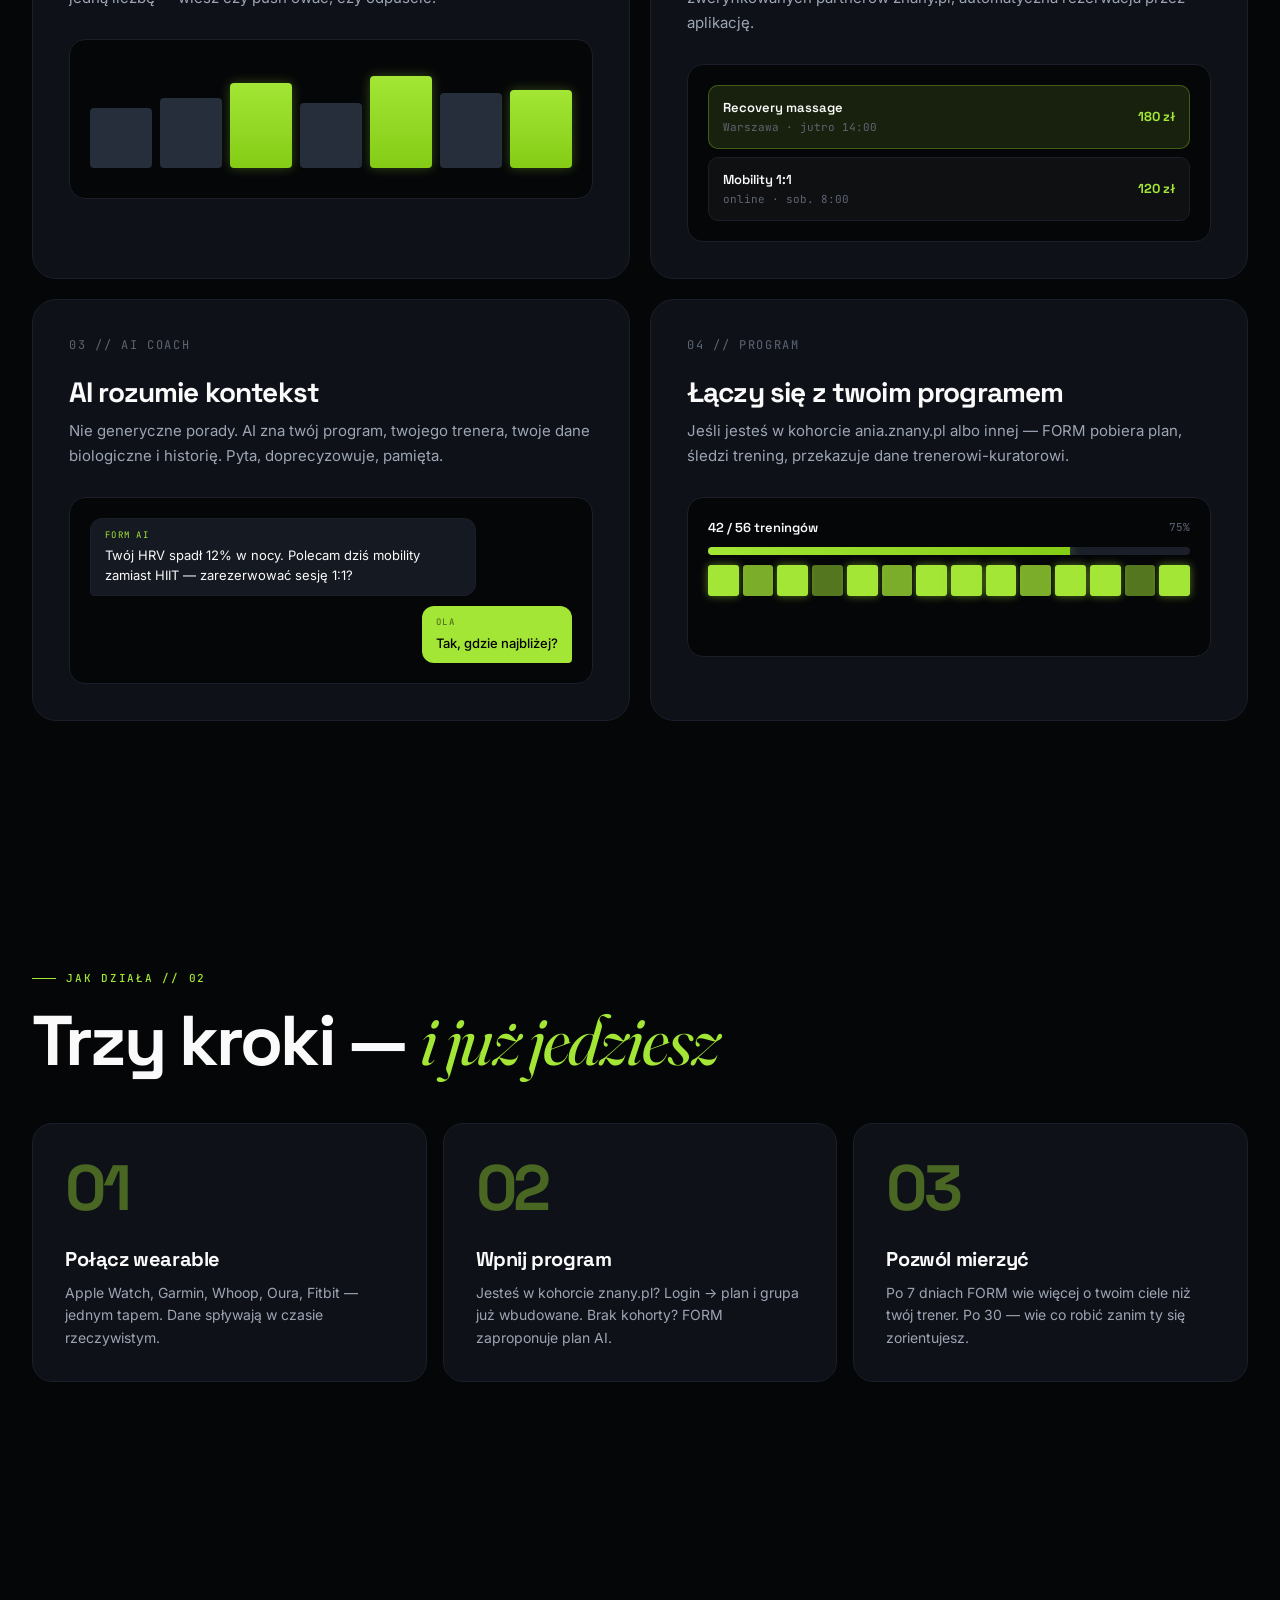
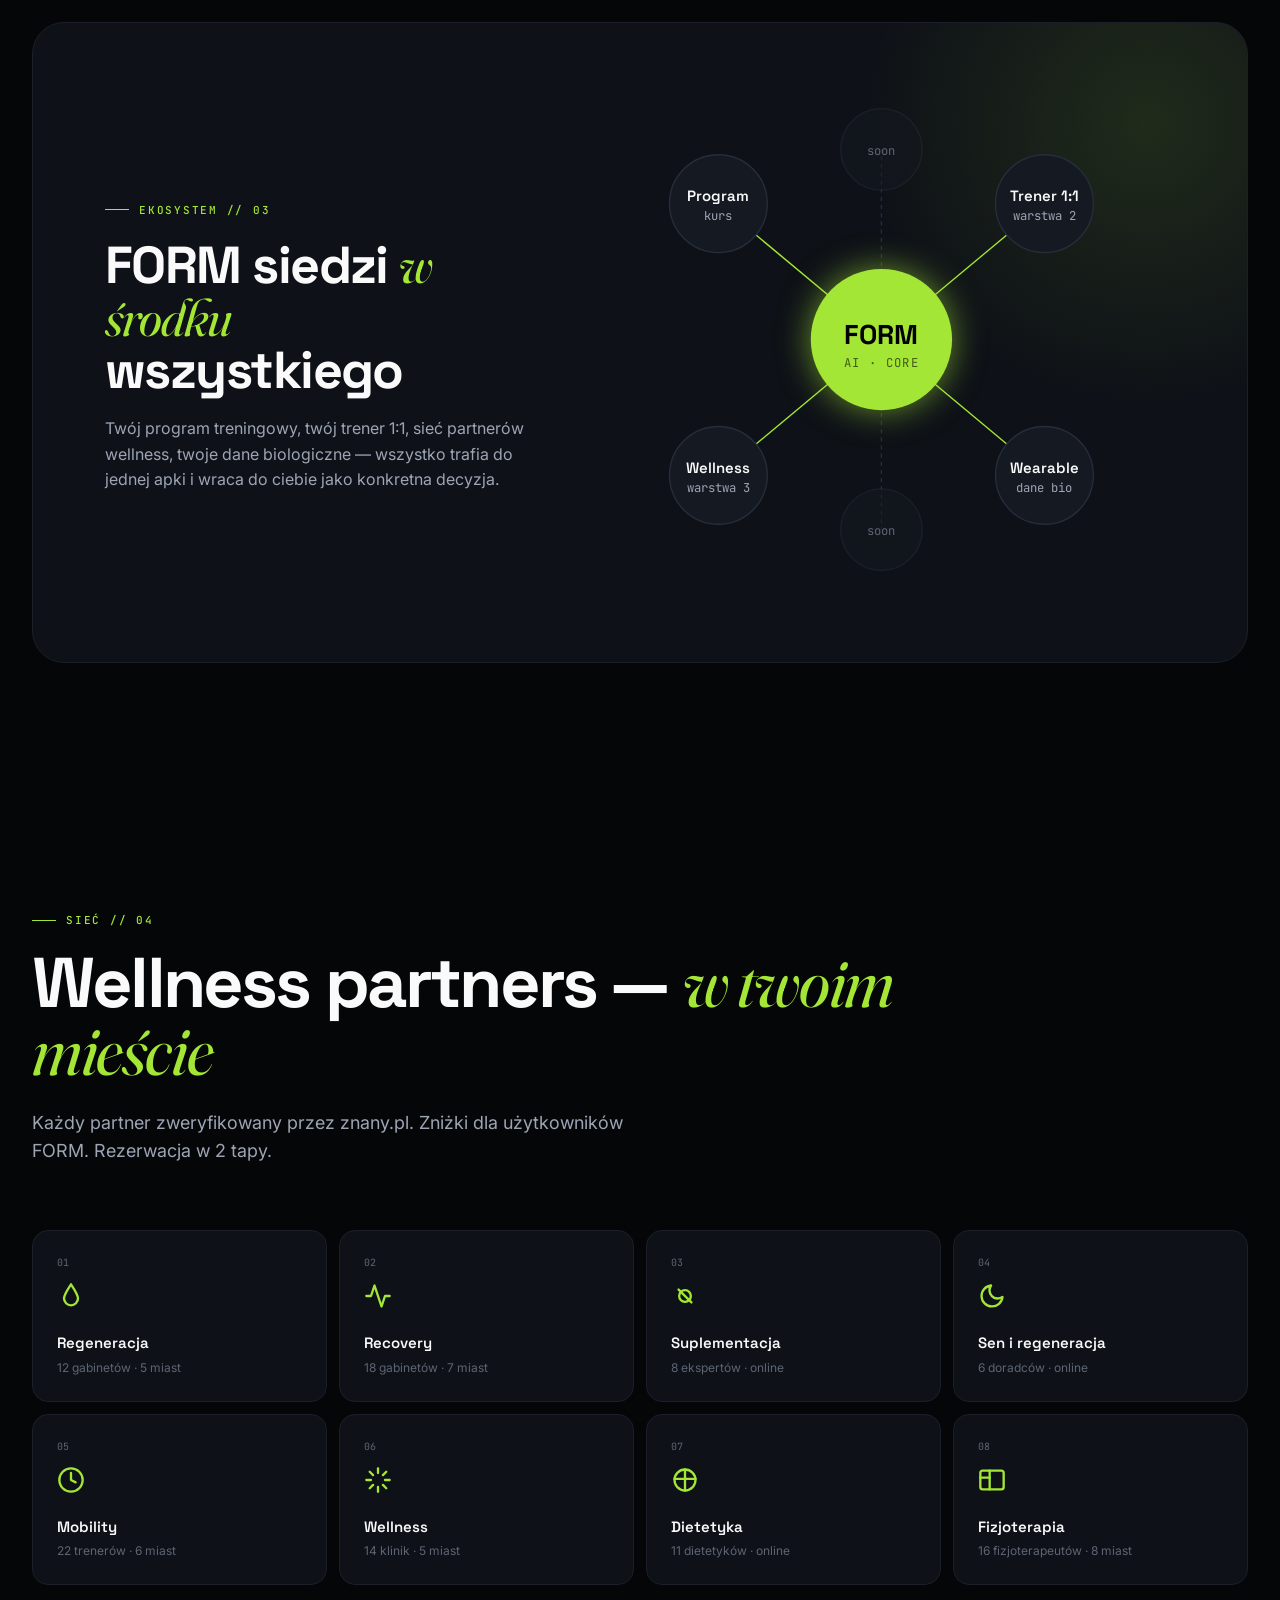
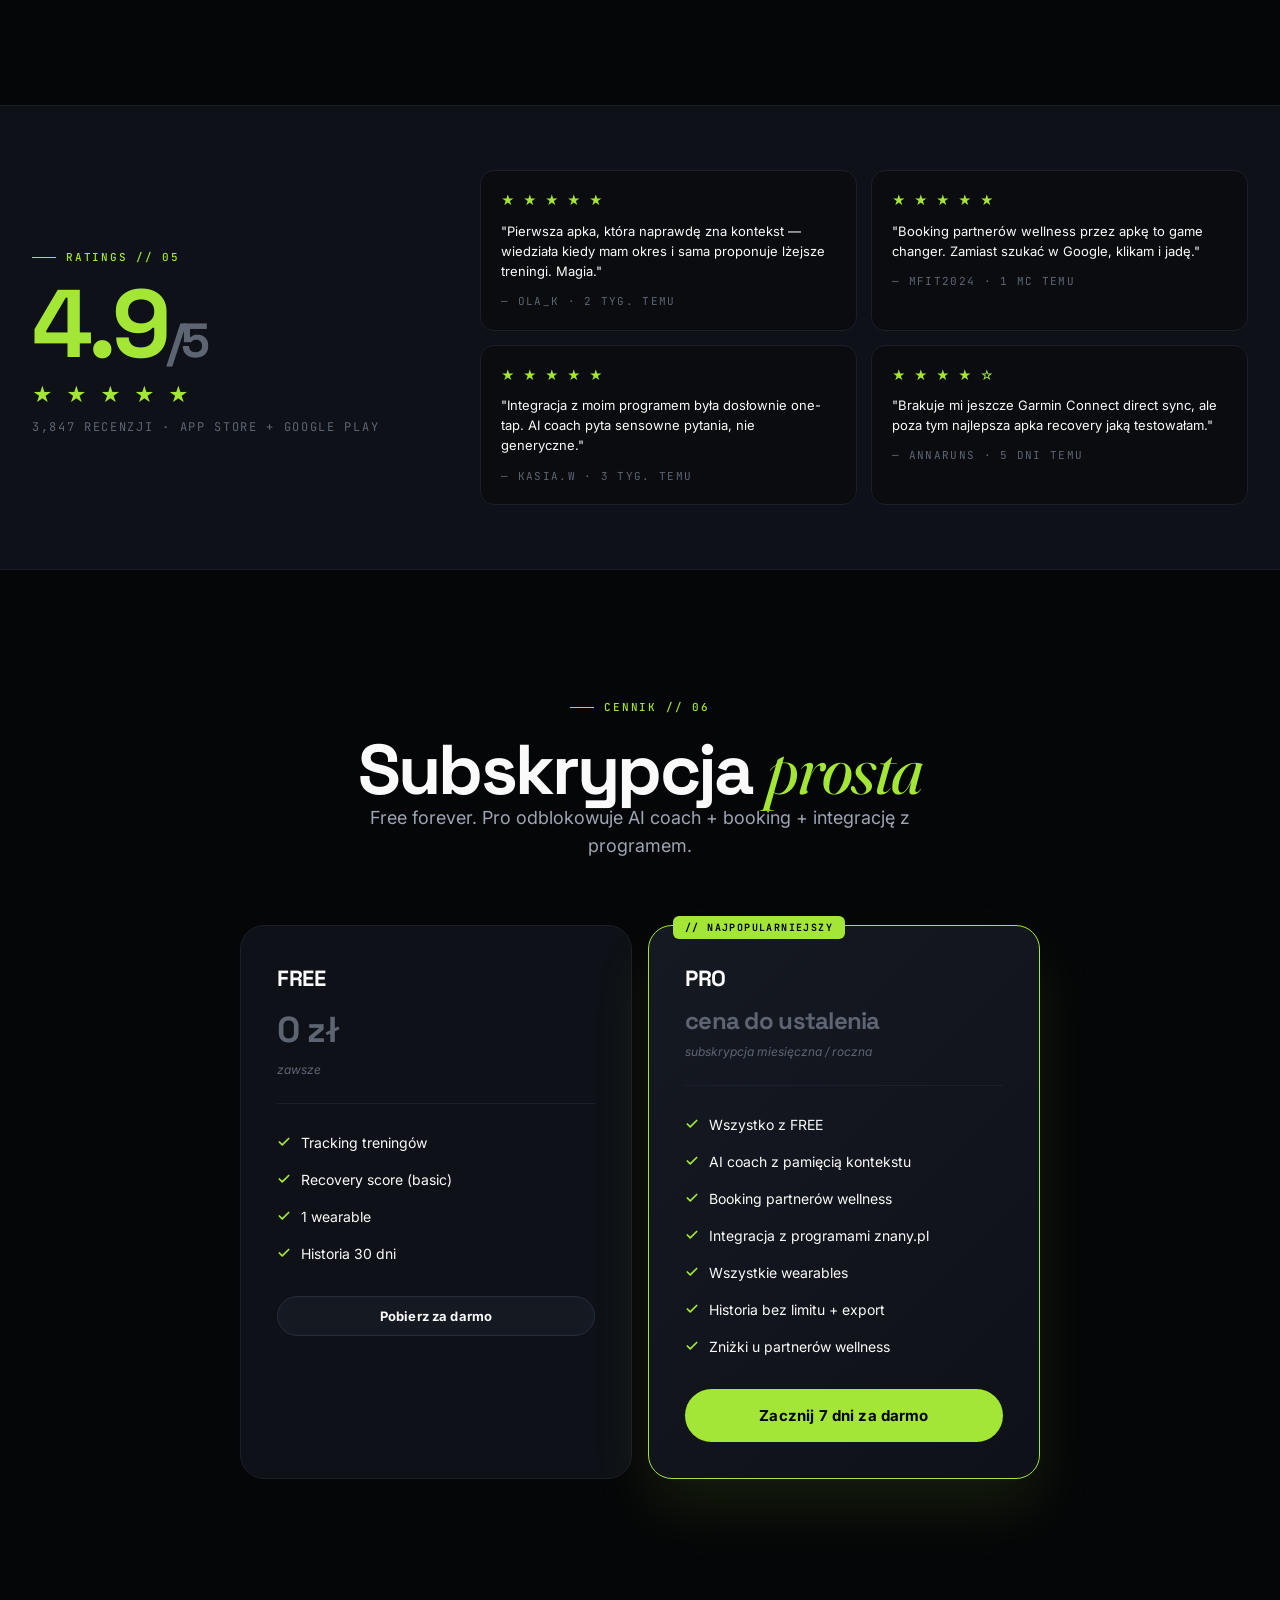
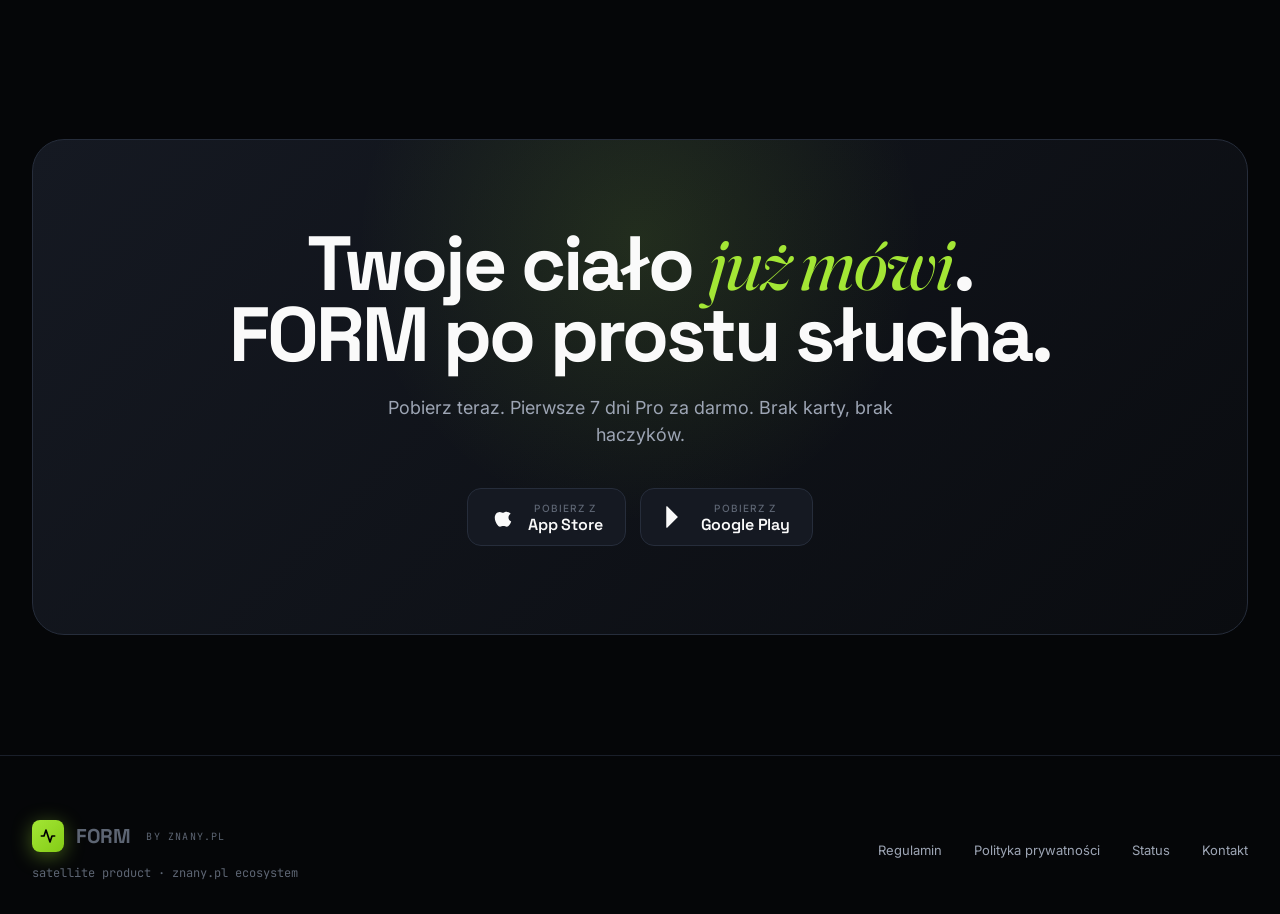
<file: makieta2.html>
<!DOCTYPE html>
<html lang="pl">
<head>
<meta charset="UTF-8">
<meta name="viewport" content="width=device-width, initial-scale=1.0">
<title>FORM — AI recovery coach · znany.pl ecosystem</title>
<link rel="preconnect" href="https://fonts.googleapis.com">
<link rel="preconnect" href="https://fonts.gstatic.com" crossorigin>
<link href="https://fonts.googleapis.com/css2?family=Inter:wght@400;500;600;700&family=Space+Grotesk:wght@500;600;700&family=Fraunces:ital,opsz,wght@1,9..144,400;1,9..144,500&family=JetBrains+Mono:wght@400;500&display=swap" rel="stylesheet">
<style>
  :root {
    --bg: #050608;
    --bg-2: #0a0c10;
    --surface: #0e1117;
    --surface-2: #151922;
    --glass: rgba(255,255,255,0.04);
    --line: #1a1f2a;
    --line-2: #262d3b;
    --ink: #fafafa;
    --ink-2: #9da5b4;
    --ink-3: #5d6573;
    --lime: #a3e635;
    --lime-2: #84cc16;
    --lime-soft: rgba(163,230,53,0.12);
    --orange: #ea580c;
    --orange-soft: rgba(234,88,12,0.14);
    --cyan: #06b6d4;
  }
  * { box-sizing: border-box; margin: 0; padding: 0; }
  html { scroll-behavior: smooth; }
  body {
    font-family: 'Inter', -apple-system, BlinkMacSystemFont, sans-serif;
    background: var(--bg);
    color: var(--ink);
    line-height: 1.5;
    -webkit-font-smoothing: antialiased;
    overflow-x: hidden;
  }
  ::selection { background: var(--lime); color: #000; }
  a { color: inherit; text-decoration: none; }
  button { font-family: inherit; cursor: pointer; border: none; }

  .container { max-width: 1280px; margin: 0 auto; padding: 0 32px; position: relative; }
  @media (max-width: 700px) { .container { padding: 0 20px; } }

  .mono { font-family: 'JetBrains Mono', monospace; }
  .display { font-family: 'Space Grotesk', sans-serif; }
  .serif-i {
    font-family: 'Fraunces', Georgia, serif;
    font-style: italic;
    font-weight: 400;
    letter-spacing: -0.02em;
    font-variation-settings: "opsz" 144;
    color: var(--lime);
  }

  /* ============================
     GLOBAL BG ORBS
     ============================ */
  .bg-orbs {
    position: fixed;
    inset: 0;
    z-index: 0;
    pointer-events: none;
    overflow: hidden;
  }
  .orb {
    position: absolute;
    border-radius: 50%;
    filter: blur(80px);
    opacity: 0.35;
  }
  .orb.lime { background: var(--lime); width: 500px; height: 500px; top: -100px; right: -150px; opacity: 0.12; }
  .orb.orange { background: var(--orange); width: 600px; height: 600px; bottom: -200px; left: -200px; opacity: 0.08; }
  .orb.cyan { background: var(--cyan); width: 300px; height: 300px; top: 40%; left: 30%; opacity: 0.05; }

  /* ============================
     RIBBON + NAV
     ============================ */
  .ribbon {
    background: #000;
    color: var(--lime);
    text-align: center;
    font-size: 10px;
    padding: 8px 16px;
    letter-spacing: 0.2em;
    text-transform: uppercase;
    font-weight: 600;
    border-bottom: 1px solid var(--line);
    position: relative;
    z-index: 100;
  }
  .ribbon a { color: rgba(255,255,255,0.5); text-decoration: underline; margin-left: 16px; font-weight: 400; }

  nav.top {
    position: sticky;
    top: 0;
    z-index: 90;
    padding: 18px 0;
    background: rgba(5,6,8,0.8);
    backdrop-filter: blur(20px);
    border-bottom: 1px solid var(--line);
  }
  .nav-inner {
    display: flex;
    align-items: center;
    justify-content: space-between;
    gap: 24px;
  }
  .logo {
    display: flex;
    align-items: center;
    gap: 12px;
  }
  .logo-mark {
    width: 32px; height: 32px;
    border-radius: 8px;
    background: linear-gradient(135deg, var(--lime) 0%, var(--lime-2) 100%);
    display: flex;
    align-items: center;
    justify-content: center;
    box-shadow: 0 4px 20px rgba(163,230,53,0.4);
  }
  .logo-mark svg { color: #000; }
  .logo .brand {
    font-family: 'Space Grotesk', sans-serif;
    font-weight: 700;
    font-size: 20px;
    letter-spacing: -0.02em;
  }
  .logo .powered {
    font-family: 'JetBrains Mono', monospace;
    font-size: 10px;
    color: var(--ink-3);
    letter-spacing: 0.12em;
    text-transform: uppercase;
    margin-left: 4px;
  }
  nav.top ul {
    list-style: none;
    display: flex;
    gap: 32px;
    font-size: 13px;
    font-weight: 500;
  }
  nav.top li a { color: var(--ink-2); transition: color 0.15s; }
  nav.top li a:hover { color: var(--lime); }
  @media (max-width: 900px) { nav.top ul { display: none; } }

  .btn {
    background: var(--lime);
    color: #000;
    border-radius: 100px;
    padding: 11px 22px;
    font-size: 13px;
    font-weight: 700;
    letter-spacing: 0.01em;
    transition: all 0.15s;
    display: inline-flex;
    align-items: center;
    gap: 8px;
  }
  .btn:hover { background: white; transform: translateY(-1px); }
  .btn svg { width: 14px; height: 14px; }
  .btn.big { padding: 17px 30px; font-size: 15px; }
  .btn.dark {
    background: var(--surface-2);
    color: var(--ink);
    border: 1px solid var(--line-2);
  }
  .btn.dark:hover { background: var(--surface); border-color: var(--ink-3); }
  .btn.ghost {
    background: transparent;
    color: var(--ink);
    border: 1px solid var(--line-2);
  }
  .btn.ghost:hover { background: var(--glass); border-color: var(--ink-3); }

  /* ============================
     HERO
     ============================ */
  .hero {
    padding: 80px 0 120px;
    position: relative;
    z-index: 1;
  }
  .hero-grid {
    display: grid;
    grid-template-columns: 1.1fr 1fr;
    gap: 32px;
    align-items: center;
  }
  @media (max-width: 1000px) {
    .hero-grid { grid-template-columns: 1fr; gap: 64px; }
  }

  .hero-tag {
    display: inline-flex;
    align-items: center;
    gap: 10px;
    background: var(--lime-soft);
    border: 1px solid rgba(163,230,53,0.3);
    color: var(--lime);
    padding: 8px 14px;
    border-radius: 100px;
    font-size: 11px;
    font-weight: 600;
    text-transform: uppercase;
    letter-spacing: 0.14em;
    margin-bottom: 32px;
    font-family: 'JetBrains Mono', monospace;
  }
  .hero-tag .dot {
    width: 6px; height: 6px;
    background: var(--lime);
    border-radius: 50%;
    animation: pulse 1.6s infinite;
  }
  @keyframes pulse {
    0%, 100% { opacity: 1; box-shadow: 0 0 0 0 rgba(163,230,53,0.5); }
    50% { opacity: 0.5; box-shadow: 0 0 0 8px rgba(163,230,53,0); }
  }

  .hero h1 {
    font-family: 'Space Grotesk', sans-serif;
    font-size: clamp(56px, 9vw, 124px);
    font-weight: 700;
    letter-spacing: -0.05em;
    line-height: 0.88;
    margin-bottom: 32px;
    color: var(--ink);
  }
  .hero h1 .line { display: block; }
  .hero h1 .dot { color: var(--lime); }

  .hero .lead {
    font-size: 18px;
    color: var(--ink-2);
    line-height: 1.6;
    margin-bottom: 40px;
    max-width: 480px;
  }
  .hero .lead strong { color: var(--ink); font-weight: 600; }

  .hero-cta {
    display: flex;
    gap: 12px;
    flex-wrap: wrap;
    margin-bottom: 48px;
  }
  .store-btn {
    display: inline-flex;
    align-items: center;
    gap: 12px;
    background: var(--surface-2);
    color: var(--ink);
    border: 1px solid var(--line-2);
    padding: 12px 22px;
    border-radius: 14px;
    transition: all 0.15s;
  }
  .store-btn:hover { border-color: var(--lime); transform: translateY(-1px); }
  .store-btn svg { width: 26px; height: 26px; flex-shrink: 0; }
  .store-btn .top {
    font-size: 10px;
    color: var(--ink-3);
    text-transform: uppercase;
    letter-spacing: 0.12em;
    font-weight: 500;
  }
  .store-btn .name {
    font-family: 'Space Grotesk', sans-serif;
    font-weight: 600;
    font-size: 16px;
    letter-spacing: -0.01em;
    line-height: 1.1;
  }

  .hero-stats {
    display: flex;
    gap: 36px;
    flex-wrap: wrap;
  }
  .hero-stat .v {
    font-family: 'Space Grotesk', sans-serif;
    font-size: 28px;
    font-weight: 700;
    letter-spacing: -0.02em;
    color: var(--ink);
    line-height: 1;
  }
  .hero-stat .v .accent { color: var(--lime); }
  .hero-stat .k {
    font-size: 11px;
    text-transform: uppercase;
    letter-spacing: 0.14em;
    color: var(--ink-3);
    font-weight: 500;
    margin-top: 6px;
    font-family: 'JetBrains Mono', monospace;
  }

  /* ============================
     PHONE MOCKUP
     ============================ */
  .phone-stage {
    position: relative;
    aspect-ratio: 1/1.1;
    perspective: 1000px;
  }
  .phone {
    position: absolute;
    background: #000;
    border-radius: 38px;
    border: 8px solid #1a1f2a;
    box-shadow:
      0 30px 60px rgba(0,0,0,0.5),
      0 0 0 1px rgba(255,255,255,0.04) inset;
    overflow: hidden;
    transition: transform 0.3s;
  }
  .phone.main {
    width: 70%;
    aspect-ratio: 9/19.5;
    top: 5%;
    left: 18%;
    transform: rotate(-4deg);
    z-index: 3;
    box-shadow:
      0 50px 100px rgba(163,230,53,0.15),
      0 30px 60px rgba(0,0,0,0.5),
      0 0 0 1px rgba(255,255,255,0.06) inset;
  }
  .phone.side {
    width: 55%;
    aspect-ratio: 9/19.5;
    top: 12%;
    right: -8%;
    transform: rotate(8deg);
    z-index: 2;
    opacity: 0.75;
    filter: blur(0.5px);
  }
  .phone.side-2 {
    width: 50%;
    aspect-ratio: 9/19.5;
    bottom: 0;
    left: -8%;
    transform: rotate(-12deg);
    z-index: 1;
    opacity: 0.6;
    filter: blur(1px);
  }

  /* Phone screen content */
  .screen {
    background: linear-gradient(170deg, #0a0c10 0%, #050608 100%);
    width: 100%; height: 100%;
    color: var(--ink);
    padding: 22px 16px 16px;
    font-size: 11px;
    position: relative;
    overflow: hidden;
  }
  .status {
    display: flex;
    justify-content: space-between;
    align-items: center;
    font-family: 'Space Grotesk', sans-serif;
    font-weight: 600;
    margin-bottom: 16px;
    font-size: 11px;
  }
  .status .dots {
    display: flex; gap: 3px;
  }
  .status .dots span {
    width: 4px; height: 4px;
    background: var(--ink);
    border-radius: 50%;
  }
  .screen-header {
    margin-bottom: 18px;
  }
  .screen-header .hi {
    font-size: 10px;
    color: var(--ink-3);
    text-transform: uppercase;
    letter-spacing: 0.14em;
    font-weight: 600;
    margin-bottom: 4px;
  }
  .screen-header .name {
    font-family: 'Space Grotesk', sans-serif;
    font-size: 16px;
    font-weight: 700;
    letter-spacing: -0.01em;
  }

  /* Recovery score ring */
  .score-ring {
    width: 130px;
    height: 130px;
    margin: 16px auto 18px;
    position: relative;
  }
  .score-ring svg { width: 100%; height: 100%; transform: rotate(-90deg); }
  .score-ring .ring-bg { stroke: var(--line-2); fill: none; stroke-width: 8; }
  .score-ring .ring-fg {
    stroke: var(--lime);
    fill: none;
    stroke-width: 8;
    stroke-linecap: round;
    filter: drop-shadow(0 0 6px rgba(163,230,53,0.7));
  }
  .score-ring .inner {
    position: absolute;
    inset: 0;
    display: flex;
    flex-direction: column;
    align-items: center;
    justify-content: center;
  }
  .score-ring .num {
    font-family: 'Space Grotesk', sans-serif;
    font-size: 32px;
    font-weight: 700;
    color: var(--lime);
    letter-spacing: -0.02em;
    line-height: 1;
  }
  .score-ring .label {
    font-size: 9px;
    color: var(--ink-3);
    text-transform: uppercase;
    letter-spacing: 0.14em;
    margin-top: 4px;
  }
  .score-rows {
    display: flex; flex-direction: column; gap: 8px;
  }
  .score-row {
    background: var(--glass);
    border: 1px solid var(--line);
    border-radius: 8px;
    padding: 8px 10px;
    display: flex;
    justify-content: space-between;
    align-items: center;
    font-size: 10px;
  }
  .score-row .k { color: var(--ink-2); }
  .score-row .v {
    font-family: 'Space Grotesk', sans-serif;
    font-weight: 700;
    color: var(--ink);
  }
  .score-row .v.good { color: var(--lime); }
  .score-row .v.warn { color: var(--orange); }

  /* Side phone — booking */
  .screen.booking { padding: 22px 14px 14px; }
  .booking-title {
    font-family: 'Space Grotesk', sans-serif;
    font-size: 14px;
    font-weight: 700;
    margin-bottom: 14px;
  }
  .booking-card {
    background: var(--glass);
    border: 1px solid var(--line);
    border-radius: 10px;
    padding: 10px;
    margin-bottom: 8px;
  }
  .booking-card.active {
    background: var(--lime-soft);
    border-color: rgba(163,230,53,0.4);
  }
  .booking-card .head {
    display: flex;
    justify-content: space-between;
    margin-bottom: 4px;
    font-family: 'Space Grotesk', sans-serif;
    font-weight: 700;
    font-size: 11px;
  }
  .booking-card .head .price { color: var(--lime); }
  .booking-card .meta { font-size: 9px; color: var(--ink-3); }

  /* Side phone 2 — workout */
  .workout-hero {
    aspect-ratio: 4/3;
    background: linear-gradient(135deg, var(--orange) 0%, #c2410c 100%);
    border-radius: 10px;
    margin-bottom: 10px;
    padding: 10px;
    position: relative;
  }
  .workout-hero .tag {
    font-family: 'JetBrains Mono', monospace;
    font-size: 9px;
    color: rgba(0,0,0,0.6);
    font-weight: 600;
    text-transform: uppercase;
    letter-spacing: 0.1em;
  }
  .workout-hero .title {
    position: absolute;
    bottom: 10px; left: 10px;
    font-family: 'Space Grotesk', sans-serif;
    font-size: 14px;
    font-weight: 700;
    color: white;
  }

  /* Hovering chips on phone stage */
  .float-chip {
    position: absolute;
    background: var(--surface-2);
    border: 1px solid var(--line-2);
    border-radius: 12px;
    padding: 10px 14px;
    box-shadow: 0 20px 40px rgba(0,0,0,0.4);
    z-index: 5;
    display: flex;
    gap: 10px;
    align-items: center;
    font-size: 12px;
    backdrop-filter: blur(10px);
  }
  .float-chip .ico {
    width: 28px; height: 28px;
    border-radius: 50%;
    background: var(--lime-soft);
    color: var(--lime);
    display: flex;
    align-items: center;
    justify-content: center;
    flex-shrink: 0;
  }
  .float-chip .v {
    font-family: 'Space Grotesk', sans-serif;
    font-weight: 700;
    color: var(--ink);
    font-size: 16px;
    line-height: 1;
    display: block;
  }
  .float-chip .k {
    font-size: 9px;
    color: var(--ink-3);
    text-transform: uppercase;
    letter-spacing: 0.14em;
    margin-top: 2px;
  }
  .float-chip.top-right { top: 8%; right: -4%; }
  .float-chip.bottom-left { bottom: 18%; left: -8%; }
  .float-chip.middle-right { top: 50%; right: -8%; }

  @media (max-width: 700px) {
    .float-chip { display: none; }
    .phone.side, .phone.side-2 { display: none; }
    .phone.main { width: 80%; left: 10%; }
  }

  /* ============================
     SECTION
     ============================ */
  section.block { padding: 120px 0; position: relative; z-index: 1; }
  @media (max-width: 700px) { section.block { padding: 80px 0; } }

  .eyebrow {
    display: inline-flex;
    align-items: center;
    gap: 10px;
    font-family: 'JetBrains Mono', monospace;
    font-size: 11px;
    font-weight: 500;
    text-transform: uppercase;
    letter-spacing: 0.16em;
    color: var(--lime);
    margin-bottom: 20px;
  }
  .eyebrow::before {
    content: '';
    width: 24px;
    height: 1px;
    background: var(--lime);
  }
  h2.section-title {
    font-family: 'Space Grotesk', sans-serif;
    font-size: clamp(36px, 5.5vw, 76px);
    font-weight: 700;
    letter-spacing: -0.04em;
    line-height: 0.95;
    max-width: 900px;
    margin-bottom: 24px;
    color: var(--ink);
  }
  .section-sub {
    color: var(--ink-2);
    font-size: 18px;
    max-width: 640px;
    line-height: 1.6;
    margin-bottom: 64px;
  }

  /* ============================
     FEATURES — 2x2 with phone hints
     ============================ */
  .features-grid {
    display: grid;
    grid-template-columns: repeat(2, 1fr);
    gap: 20px;
  }
  @media (max-width: 800px) { .features-grid { grid-template-columns: 1fr; } }
  .feature {
    background: var(--surface);
    border: 1px solid var(--line);
    border-radius: 24px;
    padding: 36px;
    position: relative;
    overflow: hidden;
    transition: all 0.3s;
  }
  .feature:hover {
    border-color: var(--lime);
    transform: translateY(-4px);
  }
  .feature::after {
    content: '';
    position: absolute;
    width: 300px; height: 300px;
    top: -100px; right: -100px;
    background: radial-gradient(circle, var(--lime-soft) 0%, transparent 60%);
    opacity: 0;
    transition: opacity 0.3s;
    pointer-events: none;
  }
  .feature:hover::after { opacity: 1; }
  .feature .num {
    font-family: 'JetBrains Mono', monospace;
    font-size: 12px;
    color: var(--ink-3);
    letter-spacing: 0.14em;
    margin-bottom: 24px;
  }
  .feature h3 {
    font-family: 'Space Grotesk', sans-serif;
    font-size: 28px;
    font-weight: 700;
    letter-spacing: -0.03em;
    margin-bottom: 12px;
    line-height: 1.05;
  }
  .feature p {
    color: var(--ink-2);
    font-size: 15px;
    line-height: 1.65;
    margin-bottom: 28px;
  }
  .feature-viz {
    background: var(--bg);
    border: 1px solid var(--line);
    border-radius: 16px;
    padding: 20px;
    min-height: 160px;
    position: relative;
  }

  /* Chart viz */
  .chart-bar {
    display: flex;
    align-items: flex-end;
    gap: 8px;
    height: 100px;
    margin-top: 8px;
  }
  .chart-bar .b {
    flex: 1;
    background: var(--line-2);
    border-radius: 4px;
    position: relative;
  }
  .chart-bar .b.lime { background: linear-gradient(180deg, var(--lime) 0%, var(--lime-2) 100%); box-shadow: 0 0 12px rgba(163,230,53,0.3); }
  .chart-bar .b.orange { background: var(--orange); }

  /* Booking viz */
  .booking-list { display: flex; flex-direction: column; gap: 8px; }
  .book-item {
    display: flex;
    justify-content: space-between;
    align-items: center;
    padding: 12px 14px;
    background: var(--glass);
    border: 1px solid var(--line);
    border-radius: 10px;
    font-size: 13px;
  }
  .book-item.active { background: var(--lime-soft); border-color: rgba(163,230,53,0.3); }
  .book-item .name {
    font-family: 'Space Grotesk', sans-serif;
    font-weight: 600;
    color: var(--ink);
  }
  .book-item .price {
    font-family: 'Space Grotesk', sans-serif;
    font-weight: 700;
    color: var(--lime);
  }
  .book-item .meta { font-size: 11px; color: var(--ink-3); margin-top: 2px; font-family: 'JetBrains Mono', monospace; }

  /* AI chat viz */
  .chat { display: flex; flex-direction: column; gap: 10px; }
  .msg {
    padding: 10px 14px;
    border-radius: 12px;
    font-size: 13px;
    max-width: 80%;
  }
  .msg.ai {
    background: var(--surface-2);
    border: 1px solid var(--line);
    align-self: flex-start;
    border-bottom-left-radius: 4px;
  }
  .msg.user {
    background: var(--lime);
    color: #000;
    align-self: flex-end;
    border-bottom-right-radius: 4px;
    font-weight: 500;
  }
  .msg .who {
    font-family: 'JetBrains Mono', monospace;
    font-size: 9px;
    text-transform: uppercase;
    letter-spacing: 0.14em;
    color: var(--lime);
    margin-bottom: 4px;
    display: block;
  }
  .msg.user .who { color: rgba(0,0,0,0.5); }

  /* Streak viz */
  .streak-grid {
    display: grid;
    grid-template-columns: repeat(14, 1fr);
    gap: 4px;
  }
  .streak-cell {
    aspect-ratio: 1;
    background: var(--line);
    border-radius: 3px;
  }
  .streak-cell.l1 { background: rgba(163,230,53,0.25); }
  .streak-cell.l2 { background: rgba(163,230,53,0.5); }
  .streak-cell.l3 { background: rgba(163,230,53,0.75); }
  .streak-cell.l4 { background: var(--lime); box-shadow: 0 0 8px rgba(163,230,53,0.5); }

  /* ============================
     HOW IT WORKS — 3 steps
     ============================ */
  .steps {
    display: grid;
    grid-template-columns: repeat(3, 1fr);
    gap: 16px;
    margin-top: 48px;
  }
  @media (max-width: 800px) { .steps { grid-template-columns: 1fr; } }
  .step {
    background: var(--surface);
    border: 1px solid var(--line);
    border-radius: 20px;
    padding: 32px;
    position: relative;
  }
  .step .step-num {
    font-family: 'Space Grotesk', sans-serif;
    font-size: 64px;
    font-weight: 700;
    letter-spacing: -0.05em;
    color: var(--lime);
    line-height: 1;
    margin-bottom: 24px;
    opacity: 0.4;
  }
  .step h3 {
    font-family: 'Space Grotesk', sans-serif;
    font-size: 20px;
    font-weight: 700;
    letter-spacing: -0.02em;
    margin-bottom: 8px;
  }
  .step p {
    color: var(--ink-2);
    font-size: 14px;
    line-height: 1.6;
  }

  /* ============================
     ECOSYSTEM INTEGRATION
     ============================ */
  .ecosystem {
    background: var(--surface);
    border: 1px solid var(--line);
    border-radius: 32px;
    padding: 72px;
    position: relative;
    overflow: hidden;
  }
  @media (max-width: 800px) { .ecosystem { padding: 40px 28px; } }
  .ecosystem::before {
    content: '';
    position: absolute;
    width: 800px; height: 800px;
    top: -300px; right: -300px;
    background: radial-gradient(circle, var(--lime-soft) 0%, transparent 50%);
    pointer-events: none;
  }
  .eco-grid {
    display: grid;
    grid-template-columns: 1fr 1.4fr;
    gap: 64px;
    align-items: center;
    position: relative;
    z-index: 1;
  }
  @media (max-width: 800px) { .eco-grid { grid-template-columns: 1fr; gap: 40px; } }
  .eco-text h3 {
    font-family: 'Space Grotesk', sans-serif;
    font-size: clamp(32px, 4.5vw, 52px);
    font-weight: 700;
    letter-spacing: -0.03em;
    line-height: 1;
    margin-bottom: 20px;
  }
  .eco-text p {
    color: var(--ink-2);
    font-size: 16px;
    line-height: 1.6;
    max-width: 480px;
  }
  .eco-diagram {
    position: relative;
    aspect-ratio: 1.2/1;
  }
  .eco-svg { width: 100%; height: 100%; }
  .eco-node {
    fill: var(--surface-2);
    stroke: var(--line-2);
    stroke-width: 1;
  }
  .eco-node.center { fill: var(--lime); stroke: var(--lime-2); }
  .eco-line {
    stroke: var(--line-2);
    stroke-width: 1;
    fill: none;
    stroke-dasharray: 3 3;
  }
  .eco-line.active { stroke: var(--lime); stroke-dasharray: 0; }

  /* ============================
     PARTNERS / Layer 3
     ============================ */
  .partners-grid {
    display: grid;
    grid-template-columns: repeat(4, 1fr);
    gap: 12px;
  }
  @media (max-width: 800px) { .partners-grid { grid-template-columns: repeat(2, 1fr); } }
  .partner-card {
    background: var(--surface);
    border: 1px solid var(--line);
    border-radius: 16px;
    padding: 24px;
    transition: all 0.25s;
  }
  .partner-card:hover {
    border-color: var(--lime);
    background: var(--surface-2);
  }
  .partner-card .num {
    font-family: 'JetBrains Mono', monospace;
    font-size: 10px;
    color: var(--ink-3);
    margin-bottom: 12px;
  }
  .partner-card svg {
    width: 28px; height: 28px;
    color: var(--lime);
    margin-bottom: 16px;
  }
  .partner-card .name {
    font-family: 'Space Grotesk', sans-serif;
    font-weight: 600;
    color: var(--ink);
    font-size: 15px;
    margin-bottom: 4px;
  }
  .partner-card .meta {
    font-size: 12px;
    color: var(--ink-3);
  }

  /* ============================
     RATINGS
     ============================ */
  .ratings {
    background: var(--surface);
    border-top: 1px solid var(--line);
    border-bottom: 1px solid var(--line);
    padding: 64px 0;
  }
  .ratings-grid {
    display: grid;
    grid-template-columns: 1fr 2fr;
    gap: 64px;
    align-items: center;
  }
  @media (max-width: 800px) { .ratings-grid { grid-template-columns: 1fr; gap: 40px; } }
  .ratings-score {
    text-align: left;
  }
  .ratings-score .big {
    font-family: 'Space Grotesk', sans-serif;
    font-size: clamp(64px, 8vw, 96px);
    font-weight: 700;
    letter-spacing: -0.05em;
    line-height: 0.9;
    margin-bottom: 12px;
  }
  .ratings-score .big .accent { color: var(--lime); }
  .ratings-score .stars {
    color: var(--lime);
    font-size: 20px;
    margin-bottom: 8px;
    letter-spacing: 4px;
  }
  .ratings-score .count {
    font-family: 'JetBrains Mono', monospace;
    font-size: 12px;
    color: var(--ink-3);
    text-transform: uppercase;
    letter-spacing: 0.14em;
  }
  .reviews {
    display: grid;
    grid-template-columns: repeat(2, 1fr);
    gap: 14px;
  }
  @media (max-width: 600px) { .reviews { grid-template-columns: 1fr; } }
  .review {
    background: var(--bg-2);
    border: 1px solid var(--line);
    border-radius: 14px;
    padding: 20px;
  }
  .review .stars-row { color: var(--lime); margin-bottom: 10px; font-size: 13px; letter-spacing: 2px; }
  .review .text {
    font-size: 13px;
    line-height: 1.55;
    color: var(--ink);
    margin-bottom: 12px;
  }
  .review .who {
    font-family: 'JetBrains Mono', monospace;
    font-size: 11px;
    color: var(--ink-3);
    text-transform: uppercase;
    letter-spacing: 0.12em;
  }

  /* ============================
     PRICING (subscription)
     ============================ */
  .pricing-grid {
    display: grid;
    grid-template-columns: repeat(2, 1fr);
    gap: 16px;
    max-width: 800px;
    margin: 48px auto 0;
  }
  @media (max-width: 700px) { .pricing-grid { grid-template-columns: 1fr; } }
  .plan {
    background: var(--surface);
    border: 1px solid var(--line);
    border-radius: 24px;
    padding: 36px;
    position: relative;
  }
  .plan.featured {
    background: linear-gradient(135deg, var(--surface-2) 0%, var(--surface) 100%);
    border: 1px solid var(--lime);
    box-shadow: 0 30px 60px rgba(163,230,53,0.1);
  }
  .plan .badge {
    position: absolute;
    top: -10px; left: 24px;
    background: var(--lime);
    color: #000;
    padding: 4px 12px;
    border-radius: 6px;
    font-size: 10px;
    font-weight: 700;
    text-transform: uppercase;
    letter-spacing: 0.14em;
    font-family: 'JetBrains Mono', monospace;
  }
  .plan h3 {
    font-family: 'Space Grotesk', sans-serif;
    font-size: 22px;
    font-weight: 700;
    margin-bottom: 8px;
    letter-spacing: -0.02em;
  }
  .plan .price {
    font-family: 'Space Grotesk', sans-serif;
    font-size: 36px;
    font-weight: 700;
    color: var(--ink-3);
    margin-bottom: 4px;
    letter-spacing: -0.03em;
  }
  .plan .price.tbd { font-size: 24px; }
  .plan .price-note {
    font-size: 12px;
    color: var(--ink-3);
    font-style: italic;
    margin-bottom: 24px;
  }
  .plan ul {
    list-style: none;
    margin-bottom: 24px;
    border-top: 1px solid var(--line);
    padding-top: 20px;
  }
  .plan li {
    display: flex;
    gap: 10px;
    align-items: flex-start;
    padding: 8px 0;
    font-size: 14px;
    color: var(--ink);
  }
  .plan li svg { color: var(--lime); flex-shrink: 0; margin-top: 3px; }

  /* ============================
     FINAL CTA
     ============================ */
  .final {
    padding: 140px 0 120px;
    position: relative;
  }
  .final-card {
    background: linear-gradient(135deg, var(--surface-2) 0%, var(--bg-2) 100%);
    border: 1px solid var(--line-2);
    border-radius: 32px;
    padding: 88px 64px;
    text-align: center;
    position: relative;
    overflow: hidden;
  }
  @media (max-width: 700px) { .final-card { padding: 60px 28px; } }
  .final-card::before {
    content: '';
    position: absolute;
    width: 800px; height: 800px;
    top: -300px; left: 50%; transform: translateX(-50%);
    background: radial-gradient(circle, var(--lime-soft) 0%, transparent 50%);
    pointer-events: none;
  }
  .final-card h2 {
    font-family: 'Space Grotesk', sans-serif;
    font-size: clamp(40px, 6vw, 88px);
    font-weight: 700;
    letter-spacing: -0.04em;
    line-height: 0.92;
    margin-bottom: 24px;
    position: relative;
  }
  .final-card p {
    color: var(--ink-2);
    font-size: 18px;
    margin-bottom: 40px;
    max-width: 540px;
    margin-left: auto; margin-right: auto;
    position: relative;
  }
  .final-cta {
    display: flex;
    gap: 14px;
    justify-content: center;
    flex-wrap: wrap;
    position: relative;
  }

  /* ============================
     FOOTER
     ============================ */
  footer {
    padding: 64px 0 32px;
    border-top: 1px solid var(--line);
  }
  .footer-grid {
    display: flex;
    justify-content: space-between;
    align-items: center;
    flex-wrap: wrap;
    gap: 32px;
    font-size: 13px;
    color: var(--ink-3);
  }
  .footer-links { display: flex; gap: 32px; }
  .footer-links a { color: var(--ink-2); transition: color 0.15s; }
  .footer-links a:hover { color: var(--lime); }

  /* Scroll reveal */
  .reveal {
    opacity: 0;
    transform: translateY(24px);
    transition: opacity 0.8s cubic-bezier(0.16, 1, 0.3, 1), transform 0.8s cubic-bezier(0.16, 1, 0.3, 1);
  }
  .reveal.in { opacity: 1; transform: translateY(0); }

</style>
</head>
<body>

<!-- BG ORBS -->
<div class="bg-orbs">
  <div class="orb lime"></div>
  <div class="orb orange"></div>
  <div class="orb cyan"></div>
</div>

<!-- RIBBON -->
<div class="ribbon">
  MAKIETA #2 · satellite product · AI recovery app
  <a href="index.html">← wróć do design thinking output</a>
  <a href="makieta.html">↗ zobacz makietę #1</a>
</div>

<!-- NAV -->
<nav class="top">
  <div class="container nav-inner">
    <div class="logo">
      <div class="logo-mark">
        <svg width="18" height="18" viewBox="0 0 24 24" fill="none" stroke="currentColor" stroke-width="2.5" stroke-linecap="round" stroke-linejoin="round"><path d="M22 12h-4l-3 9L9 3l-3 9H2"/></svg>
      </div>
      <span class="brand">FORM</span>
      <span class="powered">by znany.pl</span>
    </div>
    <ul>
      <li><a href="#features">Funkcje</a></li>
      <li><a href="#how">Jak działa</a></li>
      <li><a href="#ecosystem">Ekosystem</a></li>
      <li><a href="#pricing">Cennik</a></li>
    </ul>
    <button class="btn">Pobierz</button>
  </div>
</nav>

<!-- HERO -->
<section class="hero">
  <div class="container">
    <div class="hero-grid">
      <div class="reveal">
        <div class="hero-tag">
          <span class="dot"></span>
          recovery coach · powered by ai
        </div>
        <h1>
          <span class="line">Trening<span class="dot">.</span></span>
          <span class="line">Recovery<span class="dot">.</span></span>
          <span class="line"><span class="serif-i">Twoje dane.</span></span>
        </h1>
        <p class="lead">FORM łączy twój program z <strong>siecią partnerów regeneracji</strong>, twoim trenerem 1:1 i danymi z urządzeń wearable. Wie kiedy push'ować, a kiedy odpuścić — zanim ty się zorientujesz.</p>

        <div class="hero-cta">
          <a class="store-btn" href="#">
            <svg viewBox="0 0 24 24" fill="currentColor"><path d="M17.05 20.28c-.98.95-2.05.8-3.08.35-1.09-.46-2.09-.48-3.24 0-1.44.62-2.2.44-3.06-.35C2.79 15.25 3.51 7.59 9.05 7.31c1.35.07 2.29.74 3.08.8 1.18-.24 2.31-.93 3.57-.84 1.51.12 2.65.72 3.4 1.8-3.12 1.87-2.38 5.98.48 7.13-.57 1.5-1.31 2.99-2.54 4.09zM12.03 7.25c-.15-2.23 1.66-4.07 3.74-4.25.29 2.58-2.34 4.5-3.74 4.25z"/></svg>
            <div>
              <div class="top">Pobierz z</div>
              <div class="name">App Store</div>
            </div>
          </a>
          <a class="store-btn" href="#">
            <svg viewBox="0 0 24 24" fill="currentColor"><path d="M3.609 1.814L13.792 12 3.61 22.186a.996.996 0 0 1-.61-.92V2.734a1 1 0 0 1 .609-.92zm10.89 10.893l2.302 2.302-10.937 6.333 8.635-8.635zm3.199-3.198l2.807 1.626a1 1 0 0 1 0 1.73l-2.808 1.626L15.206 12l2.492-2.491zM5.864 2.658L16.802 8.99l-2.302 2.302-8.636-8.634z"/></svg>
            <div>
              <div class="top">Pobierz z</div>
              <div class="name">Google Play</div>
            </div>
          </a>
        </div>

        <div class="hero-stats">
          <div class="hero-stat">
            <div class="v"><span class="accent">4.9</span>/5</div>
            <div class="k">App Store</div>
          </div>
          <div class="hero-stat">
            <div class="v"><span class="accent">12k</span>+</div>
            <div class="k">Aktywnych użytkowników</div>
          </div>
          <div class="hero-stat">
            <div class="v"><span class="accent">38</span>%</div>
            <div class="k">Lepsze recovery score</div>
          </div>
        </div>
      </div>

      <!-- PHONE STAGE -->
      <div class="reveal">
        <div class="phone-stage">
          <!-- side phone 2 -->
          <div class="phone side-2">
            <div class="screen booking">
              <div class="status">
                <span>9:41</span>
                <div class="dots"><span></span><span></span><span></span></div>
              </div>
              <div class="booking-title">Trening dziś</div>
              <div class="workout-hero">
                <div class="tag">PUSH · 45 MIN</div>
                <div class="title">Górne partie</div>
              </div>
              <div class="booking-card">
                <div class="head">
                  <span>Recovery</span>
                  <span>—</span>
                </div>
                <div class="meta">20 min · mobility</div>
              </div>
            </div>
          </div>

          <!-- side phone (right) -->
          <div class="phone side">
            <div class="screen booking">
              <div class="status">
                <span>9:41</span>
                <div class="dots"><span></span><span></span><span></span></div>
              </div>
              <div class="booking-title">Wellness partners</div>
              <div class="booking-card active">
                <div class="head">
                  <span>Recovery massage</span>
                  <span class="price">180 zł</span>
                </div>
                <div class="meta">Warszawa · jutro 14:00</div>
              </div>
              <div class="booking-card">
                <div class="head">
                  <span>Hydration boost</span>
                  <span class="price">250 zł</span>
                </div>
                <div class="meta">Warszawa · pt. 10:00</div>
              </div>
              <div class="booking-card">
                <div class="head">
                  <span>Mobility 1:1</span>
                  <span class="price">120 zł</span>
                </div>
                <div class="meta">online · sob. 8:00</div>
              </div>
              <div class="booking-card">
                <div class="head">
                  <span>Sen consult</span>
                  <span class="price">200 zł</span>
                </div>
                <div class="meta">online · ndz. 19:00</div>
              </div>
            </div>
          </div>

          <!-- main phone -->
          <div class="phone main">
            <div class="screen">
              <div class="status">
                <span>9:41</span>
                <div class="dots"><span></span><span></span><span></span></div>
              </div>
              <div class="screen-header">
                <div class="hi">Cześć, Ola</div>
                <div class="name">Recovery dziś</div>
              </div>
              <div class="score-ring">
                <svg viewBox="0 0 100 100">
                  <circle class="ring-bg" cx="50" cy="50" r="42"/>
                  <circle class="ring-fg" cx="50" cy="50" r="42"
                    stroke-dasharray="263.89"
                    stroke-dashoffset="58"/>
                </svg>
                <div class="inner">
                  <div class="num">78</div>
                  <div class="label">/ 100</div>
                </div>
              </div>
              <div class="score-rows">
                <div class="score-row">
                  <span class="k">Sen</span>
                  <span class="v good">7h 42m</span>
                </div>
                <div class="score-row">
                  <span class="k">HRV</span>
                  <span class="v good">65 ms</span>
                </div>
                <div class="score-row">
                  <span class="k">Tętno spoczynkowe</span>
                  <span class="v">52 bpm</span>
                </div>
                <div class="score-row">
                  <span class="k">Nawodnienie</span>
                  <span class="v warn">68%</span>
                </div>
              </div>
            </div>
          </div>

          <!-- Floating chips -->
          <div class="float-chip top-right">
            <div class="ico">
              <svg width="14" height="14" viewBox="0 0 24 24" fill="none" stroke="currentColor" stroke-width="2.5" stroke-linecap="round" stroke-linejoin="round"><path d="M20 6L9 17l-5-5"/></svg>
            </div>
            <div>
              <span class="v">+18%</span>
              <span class="k">HRV / 30dni</span>
            </div>
          </div>
          <div class="float-chip bottom-left">
            <div class="ico">
              <svg width="14" height="14" viewBox="0 0 24 24" fill="none" stroke="currentColor" stroke-width="2.5" stroke-linecap="round" stroke-linejoin="round"><path d="M12 2v4M12 18v4M4.93 4.93l2.83 2.83M16.24 16.24l2.83 2.83M2 12h4M18 12h4M4.93 19.07l2.83-2.83M16.24 7.76l2.83-2.83"/></svg>
            </div>
            <div>
              <span class="v">42</span>
              <span class="k">dni streak</span>
            </div>
          </div>
        </div>
      </div>
    </div>
  </div>
</section>

<!-- FEATURES -->
<section class="block" id="features">
  <div class="container">
    <div class="reveal">
      <div class="eyebrow">funkcje // 01</div>
      <h2 class="section-title">Cztery rzeczy, które robi <span class="serif-i">FORM</span></h2>
      <p class="section-sub">Bez bullshit list 47 feature'ów. Cztery zadania, każde rozwiązane do końca.</p>
    </div>

    <div class="features-grid reveal">
      <div class="feature">
        <div class="num">01 // RECOVERY</div>
        <h3>Mierzy twoje recovery score</h3>
        <p>Integruje dane z wearables (Apple Watch, Garmin, Whoop, Oura) i daje ci jedną liczbę — wiesz czy push'ować, czy odpuścić.</p>
        <div class="feature-viz">
          <div class="chart-bar">
            <div class="b" style="height: 60%"></div>
            <div class="b" style="height: 70%"></div>
            <div class="b lime" style="height: 85%"></div>
            <div class="b" style="height: 65%"></div>
            <div class="b lime" style="height: 92%"></div>
            <div class="b" style="height: 75%"></div>
            <div class="b lime" style="height: 78%"></div>
          </div>
        </div>
      </div>

      <div class="feature">
        <div class="num">02 // BOOKING</div>
        <h3>Rezerwacja sieci wellness</h3>
        <p>Recovery, mobilność, suplementacja, konsultacje snu — wszystko od zweryfikowanych partnerów znany.pl, automatyczna rezerwacja przez aplikację.</p>
        <div class="feature-viz">
          <div class="booking-list">
            <div class="book-item active">
              <div>
                <div class="name">Recovery massage</div>
                <div class="meta">Warszawa · jutro 14:00</div>
              </div>
              <div class="price">180 zł</div>
            </div>
            <div class="book-item">
              <div>
                <div class="name">Mobility 1:1</div>
                <div class="meta">online · sob. 8:00</div>
              </div>
              <div class="price">120 zł</div>
            </div>
          </div>
        </div>
      </div>

      <div class="feature">
        <div class="num">03 // AI COACH</div>
        <h3>AI rozumie kontekst</h3>
        <p>Nie generyczne porady. AI zna twój program, twojego trenera, twoje dane biologiczne i historię. Pyta, doprecyzowuje, pamięta.</p>
        <div class="feature-viz">
          <div class="chat">
            <div class="msg ai">
              <span class="who">FORM AI</span>
              Twój HRV spadł 12% w nocy. Polecam dziś mobility zamiast HIIT — zarezerwować sesję 1:1?
            </div>
            <div class="msg user">
              <span class="who">Ola</span>
              Tak, gdzie najbliżej?
            </div>
          </div>
        </div>
      </div>

      <div class="feature">
        <div class="num">04 // PROGRAM</div>
        <h3>Łączy się z twoim programem</h3>
        <p>Jeśli jesteś w kohorcie ania.znany.pl albo innej — FORM pobiera plan, śledzi trening, przekazuje dane trenerowi-kuratorowi.</p>
        <div class="feature-viz">
          <div style="display:flex; flex-direction:column; gap:10px;">
            <div style="display:flex; justify-content:space-between; align-items:center; font-size:13px;">
              <span style="font-family: 'Space Grotesk',sans-serif; font-weight:600;">42 / 56 treningów</span>
              <span class="mono" style="font-size:11px; color: var(--ink-3);">75%</span>
            </div>
            <div style="height:8px; background: var(--line); border-radius:100px; overflow:hidden;">
              <div style="width:75%; height:100%; background: linear-gradient(90deg, var(--lime) 0%, var(--lime-2) 100%); box-shadow: 0 0 12px rgba(163,230,53,0.5);"></div>
            </div>
            <div class="streak-grid">
              <div class="streak-cell l4"></div><div class="streak-cell l3"></div><div class="streak-cell l4"></div><div class="streak-cell l2"></div><div class="streak-cell l4"></div><div class="streak-cell l3"></div><div class="streak-cell l4"></div>
              <div class="streak-cell l4"></div><div class="streak-cell l4"></div><div class="streak-cell l3"></div><div class="streak-cell l4"></div><div class="streak-cell l4"></div><div class="streak-cell l2"></div><div class="streak-cell l4"></div>
            </div>
          </div>
        </div>
      </div>
    </div>
  </div>
</section>

<!-- HOW IT WORKS -->
<section class="block" id="how">
  <div class="container">
    <div class="reveal">
      <div class="eyebrow">jak działa // 02</div>
      <h2 class="section-title">Trzy kroki — <span class="serif-i">i już jedziesz</span></h2>
    </div>
    <div class="steps reveal">
      <div class="step">
        <div class="step-num">01</div>
        <h3>Połącz wearable</h3>
        <p>Apple Watch, Garmin, Whoop, Oura, Fitbit — jednym tapem. Dane spływają w czasie rzeczywistym.</p>
      </div>
      <div class="step">
        <div class="step-num">02</div>
        <h3>Wpnij program</h3>
        <p>Jesteś w kohorcie znany.pl? Login → plan i grupa już wbudowane. Brak kohorty? FORM zaproponuje plan AI.</p>
      </div>
      <div class="step">
        <div class="step-num">03</div>
        <h3>Pozwól mierzyć</h3>
        <p>Po 7 dniach FORM wie więcej o twoim ciele niż twój trener. Po 30 — wie co robić zanim ty się zorientujesz.</p>
      </div>
    </div>
  </div>
</section>

<!-- ECOSYSTEM -->
<section class="block" id="ecosystem">
  <div class="container">
    <div class="ecosystem reveal">
      <div class="eco-grid">
        <div class="eco-text">
          <div class="eyebrow">ekosystem // 03</div>
          <h3>FORM siedzi <span class="serif-i">w środku</span> wszystkiego</h3>
          <p>Twój program treningowy, twój trener 1:1, sieć partnerów wellness, twoje dane biologiczne — wszystko trafia do jednej apki i wraca do ciebie jako konkretna decyzja.</p>
        </div>
        <div class="eco-diagram">
          <svg class="eco-svg" viewBox="0 0 400 360">
            <!-- lines -->
            <line class="eco-line active" x1="200" y1="180" x2="80" y2="80"/>
            <line class="eco-line active" x1="200" y1="180" x2="320" y2="80"/>
            <line class="eco-line active" x1="200" y1="180" x2="80" y2="280"/>
            <line class="eco-line active" x1="200" y1="180" x2="320" y2="280"/>
            <line class="eco-line" x1="200" y1="180" x2="200" y2="40"/>
            <line class="eco-line" x1="200" y1="180" x2="200" y2="320"/>

            <!-- outer nodes -->
            <g>
              <circle class="eco-node" cx="80" cy="80" r="36"/>
              <text x="80" y="78" text-anchor="middle" font-family="Space Grotesk" font-size="11" font-weight="600" fill="#fafafa">Program</text>
              <text x="80" y="92" text-anchor="middle" font-family="JetBrains Mono" font-size="9" fill="#9da5b4">kurs</text>
            </g>
            <g>
              <circle class="eco-node" cx="320" cy="80" r="36"/>
              <text x="320" y="78" text-anchor="middle" font-family="Space Grotesk" font-size="11" font-weight="600" fill="#fafafa">Trener 1:1</text>
              <text x="320" y="92" text-anchor="middle" font-family="JetBrains Mono" font-size="9" fill="#9da5b4">warstwa 2</text>
            </g>
            <g>
              <circle class="eco-node" cx="80" cy="280" r="36"/>
              <text x="80" y="278" text-anchor="middle" font-family="Space Grotesk" font-size="11" font-weight="600" fill="#fafafa">Wellness</text>
              <text x="80" y="292" text-anchor="middle" font-family="JetBrains Mono" font-size="9" fill="#9da5b4">warstwa 3</text>
            </g>
            <g>
              <circle class="eco-node" cx="320" cy="280" r="36"/>
              <text x="320" y="278" text-anchor="middle" font-family="Space Grotesk" font-size="11" font-weight="600" fill="#fafafa">Wearable</text>
              <text x="320" y="292" text-anchor="middle" font-family="JetBrains Mono" font-size="9" fill="#9da5b4">dane bio</text>
            </g>
            <g>
              <circle class="eco-node" cx="200" cy="40" r="30" opacity="0.5"/>
              <text x="200" y="44" text-anchor="middle" font-family="JetBrains Mono" font-size="9" fill="#5d6573">soon</text>
            </g>
            <g>
              <circle class="eco-node" cx="200" cy="320" r="30" opacity="0.5"/>
              <text x="200" y="324" text-anchor="middle" font-family="JetBrains Mono" font-size="9" fill="#5d6573">soon</text>
            </g>

            <!-- center -->
            <circle cx="200" cy="180" r="52" fill="#a3e635" filter="drop-shadow(0 0 12px rgba(163,230,53,0.6))"/>
            <text x="200" y="183" text-anchor="middle" font-family="Space Grotesk" font-size="20" font-weight="700" fill="#000">FORM</text>
            <text x="200" y="200" text-anchor="middle" font-family="JetBrains Mono" font-size="9" fill="rgba(0,0,0,0.6)" letter-spacing="1">AI · CORE</text>
          </svg>
        </div>
      </div>
    </div>
  </div>
</section>

<!-- PARTNERS -->
<section class="block">
  <div class="container">
    <div class="reveal">
      <div class="eyebrow">sieć // 04</div>
      <h2 class="section-title">Wellness partners — <span class="serif-i">w twoim mieście</span></h2>
      <p class="section-sub">Każdy partner zweryfikowany przez znany.pl. Zniżki dla użytkowników FORM. Rezerwacja w 2 tapy.</p>
    </div>

    <div class="partners-grid reveal">
      <div class="partner-card">
        <div class="num">01</div>
        <svg viewBox="0 0 24 24" fill="none" stroke="currentColor" stroke-width="2" stroke-linecap="round" stroke-linejoin="round"><path d="M12 2C8 8 6 11 6 14a6 6 0 0 0 12 0c0-3-2-6-6-12z"/></svg>
        <div class="name">Regeneracja</div>
        <div class="meta">12 gabinetów · 5 miast</div>
      </div>
      <div class="partner-card">
        <div class="num">02</div>
        <svg viewBox="0 0 24 24" fill="none" stroke="currentColor" stroke-width="2" stroke-linecap="round" stroke-linejoin="round"><path d="M22 12h-4l-3 9L9 3l-3 9H2"/></svg>
        <div class="name">Recovery</div>
        <div class="meta">18 gabinetów · 7 miast</div>
      </div>
      <div class="partner-card">
        <div class="num">03</div>
        <svg viewBox="0 0 24 24" fill="none" stroke="currentColor" stroke-width="2" stroke-linecap="round" stroke-linejoin="round"><circle cx="12" cy="12" r="5"/><path d="M6.5 6.5l11 11"/></svg>
        <div class="name">Suplementacja</div>
        <div class="meta">8 ekspertów · online</div>
      </div>
      <div class="partner-card">
        <div class="num">04</div>
        <svg viewBox="0 0 24 24" fill="none" stroke="currentColor" stroke-width="2" stroke-linecap="round" stroke-linejoin="round"><path d="M21 12.79A9 9 0 1 1 11.21 3 7 7 0 0 0 21 12.79z"/></svg>
        <div class="name">Sen i regeneracja</div>
        <div class="meta">6 doradców · online</div>
      </div>
      <div class="partner-card">
        <div class="num">05</div>
        <svg viewBox="0 0 24 24" fill="none" stroke="currentColor" stroke-width="2" stroke-linecap="round" stroke-linejoin="round"><circle cx="12" cy="12" r="10"/><path d="M12 6v6l4 2"/></svg>
        <div class="name">Mobility</div>
        <div class="meta">22 trenerów · 6 miast</div>
      </div>
      <div class="partner-card">
        <div class="num">06</div>
        <svg viewBox="0 0 24 24" fill="none" stroke="currentColor" stroke-width="2" stroke-linecap="round" stroke-linejoin="round"><path d="M12 2v4M12 18v4M2 12h4M18 12h4M4.93 4.93l2.83 2.83M16.24 16.24l2.83 2.83M4.93 19.07l2.83-2.83M16.24 7.76l2.83-2.83"/></svg>
        <div class="name">Wellness</div>
        <div class="meta">14 klinik · 5 miast</div>
      </div>
      <div class="partner-card">
        <div class="num">07</div>
        <svg viewBox="0 0 24 24" fill="none" stroke="currentColor" stroke-width="2" stroke-linecap="round" stroke-linejoin="round"><path d="M3 11h18"/><path d="M12 3v18"/><circle cx="12" cy="12" r="9"/></svg>
        <div class="name">Dietetyka</div>
        <div class="meta">11 dietetyków · online</div>
      </div>
      <div class="partner-card">
        <div class="num">08</div>
        <svg viewBox="0 0 24 24" fill="none" stroke="currentColor" stroke-width="2" stroke-linecap="round" stroke-linejoin="round"><rect x="2" y="4" width="20" height="16" rx="2"/><path d="M10 4v16"/><path d="M2 10h8"/></svg>
        <div class="name">Fizjoterapia</div>
        <div class="meta">16 fizjoterapeutów · 8 miast</div>
      </div>
    </div>
  </div>
</section>

<!-- RATINGS -->
<div class="ratings">
  <div class="container">
    <div class="ratings-grid reveal">
      <div class="ratings-score">
        <div class="eyebrow" style="margin-bottom: 16px;">ratings // 05</div>
        <div class="big"><span class="accent">4.9</span><span style="color: var(--ink-3); font-size: 0.5em;">/5</span></div>
        <div class="stars">★ ★ ★ ★ ★</div>
        <div class="count">3,847 recenzji · App Store + Google Play</div>
      </div>
      <div class="reviews">
        <div class="review">
          <div class="stars-row">★ ★ ★ ★ ★</div>
          <div class="text">"Pierwsza apka, która naprawdę zna kontekst — wiedziała kiedy mam okres i sama proponuje lżejsze treningi. Magia."</div>
          <div class="who">— ola_k · 2 tyg. temu</div>
        </div>
        <div class="review">
          <div class="stars-row">★ ★ ★ ★ ★</div>
          <div class="text">"Booking partnerów wellness przez apkę to game changer. Zamiast szukać w Google, klikam i jadę."</div>
          <div class="who">— mfit2024 · 1 mc temu</div>
        </div>
        <div class="review">
          <div class="stars-row">★ ★ ★ ★ ★</div>
          <div class="text">"Integracja z moim programem była dosłownie one-tap. AI coach pyta sensowne pytania, nie generyczne."</div>
          <div class="who">— kasia.w · 3 tyg. temu</div>
        </div>
        <div class="review">
          <div class="stars-row">★ ★ ★ ★ ☆</div>
          <div class="text">"Brakuje mi jeszcze Garmin Connect direct sync, ale poza tym najlepsza apka recovery jaką testowałam."</div>
          <div class="who">— annaruns · 5 dni temu</div>
        </div>
      </div>
    </div>
  </div>
</div>

<!-- PRICING -->
<section class="block" id="pricing">
  <div class="container">
    <div class="reveal" style="text-align:center;">
      <div class="eyebrow" style="justify-content:center;">cennik // 06</div>
      <h2 class="section-title" style="margin: 0 auto;">Subskrypcja <span class="serif-i">prosta</span></h2>
      <p class="section-sub" style="margin-left:auto; margin-right:auto; text-align:center;">Free forever. Pro odblokowuje AI coach + booking + integrację z programem.</p>
    </div>

    <div class="pricing-grid reveal">
      <div class="plan">
        <h3>FREE</h3>
        <div class="price">0 zł</div>
        <div class="price-note">zawsze</div>
        <ul>
          <li><svg width="14" height="14" viewBox="0 0 24 24" fill="none" stroke="currentColor" stroke-width="3" stroke-linecap="round" stroke-linejoin="round"><path d="M20 6L9 17l-5-5"/></svg>Tracking treningów</li>
          <li><svg width="14" height="14" viewBox="0 0 24 24" fill="none" stroke="currentColor" stroke-width="3" stroke-linecap="round" stroke-linejoin="round"><path d="M20 6L9 17l-5-5"/></svg>Recovery score (basic)</li>
          <li><svg width="14" height="14" viewBox="0 0 24 24" fill="none" stroke="currentColor" stroke-width="3" stroke-linecap="round" stroke-linejoin="round"><path d="M20 6L9 17l-5-5"/></svg>1 wearable</li>
          <li><svg width="14" height="14" viewBox="0 0 24 24" fill="none" stroke="currentColor" stroke-width="3" stroke-linecap="round" stroke-linejoin="round"><path d="M20 6L9 17l-5-5"/></svg>Historia 30 dni</li>
        </ul>
        <button class="btn dark" style="width:100%; justify-content:center;">Pobierz za darmo</button>
      </div>

      <div class="plan featured">
        <div class="badge">// najpopularniejszy</div>
        <h3>PRO</h3>
        <div class="price tbd">cena do ustalenia</div>
        <div class="price-note">subskrypcja miesięczna / roczna</div>
        <ul>
          <li><svg width="14" height="14" viewBox="0 0 24 24" fill="none" stroke="currentColor" stroke-width="3" stroke-linecap="round" stroke-linejoin="round"><path d="M20 6L9 17l-5-5"/></svg>Wszystko z FREE</li>
          <li><svg width="14" height="14" viewBox="0 0 24 24" fill="none" stroke="currentColor" stroke-width="3" stroke-linecap="round" stroke-linejoin="round"><path d="M20 6L9 17l-5-5"/></svg>AI coach z pamięcią kontekstu</li>
          <li><svg width="14" height="14" viewBox="0 0 24 24" fill="none" stroke="currentColor" stroke-width="3" stroke-linecap="round" stroke-linejoin="round"><path d="M20 6L9 17l-5-5"/></svg>Booking partnerów wellness</li>
          <li><svg width="14" height="14" viewBox="0 0 24 24" fill="none" stroke="currentColor" stroke-width="3" stroke-linecap="round" stroke-linejoin="round"><path d="M20 6L9 17l-5-5"/></svg>Integracja z programami znany.pl</li>
          <li><svg width="14" height="14" viewBox="0 0 24 24" fill="none" stroke="currentColor" stroke-width="3" stroke-linecap="round" stroke-linejoin="round"><path d="M20 6L9 17l-5-5"/></svg>Wszystkie wearables</li>
          <li><svg width="14" height="14" viewBox="0 0 24 24" fill="none" stroke="currentColor" stroke-width="3" stroke-linecap="round" stroke-linejoin="round"><path d="M20 6L9 17l-5-5"/></svg>Historia bez limitu + export</li>
          <li><svg width="14" height="14" viewBox="0 0 24 24" fill="none" stroke="currentColor" stroke-width="3" stroke-linecap="round" stroke-linejoin="round"><path d="M20 6L9 17l-5-5"/></svg>Zniżki u partnerów wellness</li>
        </ul>
        <button class="btn big" style="width:100%; justify-content:center;">Zacznij 7 dni za darmo</button>
      </div>
    </div>
  </div>
</section>

<!-- FINAL CTA -->
<section class="final">
  <div class="container">
    <div class="final-card reveal">
      <h2>
        Twoje ciało <span class="serif-i">już mówi</span>.<br>
        FORM po prostu słucha.
      </h2>
      <p>Pobierz teraz. Pierwsze 7 dni Pro za darmo. Brak karty, brak haczyków.</p>
      <div class="final-cta">
        <a class="store-btn" href="#">
          <svg viewBox="0 0 24 24" fill="currentColor"><path d="M17.05 20.28c-.98.95-2.05.8-3.08.35-1.09-.46-2.09-.48-3.24 0-1.44.62-2.2.44-3.06-.35C2.79 15.25 3.51 7.59 9.05 7.31c1.35.07 2.29.74 3.08.8 1.18-.24 2.31-.93 3.57-.84 1.51.12 2.65.72 3.4 1.8-3.12 1.87-2.38 5.98.48 7.13-.57 1.5-1.31 2.99-2.54 4.09z"/></svg>
          <div>
            <div class="top">Pobierz z</div>
            <div class="name">App Store</div>
          </div>
        </a>
        <a class="store-btn" href="#">
          <svg viewBox="0 0 24 24" fill="currentColor"><path d="M3.609 1.814L13.792 12 3.61 22.186a.996.996 0 0 1-.61-.92V2.734a1 1 0 0 1 .609-.92z"/></svg>
          <div>
            <div class="top">Pobierz z</div>
            <div class="name">Google Play</div>
          </div>
        </a>
      </div>
    </div>
  </div>
</section>

<!-- FOOTER -->
<footer>
  <div class="container footer-grid">
    <div>
      <div class="logo">
        <div class="logo-mark">
          <svg width="16" height="16" viewBox="0 0 24 24" fill="none" stroke="currentColor" stroke-width="2.5" stroke-linecap="round" stroke-linejoin="round"><path d="M22 12h-4l-3 9L9 3l-3 9H2"/></svg>
        </div>
        <span class="brand">FORM</span>
        <span class="powered">by znany.pl</span>
      </div>
      <div style="margin-top: 12px; font-size: 12px; color: var(--ink-3);" class="mono">satellite product · znany.pl ecosystem</div>
    </div>
    <div class="footer-links">
      <a href="#">Regulamin</a>
      <a href="#">Polityka prywatności</a>
      <a href="#">Status</a>
      <a href="#">Kontakt</a>
    </div>
  </div>
</footer>

<script>
  const reveals = document.querySelectorAll('.reveal');
  const io = new IntersectionObserver((entries) => {
    entries.forEach(e => {
      if (e.isIntersecting) {
        e.target.classList.add('in');
        io.unobserve(e.target);
      }
    });
  }, { threshold: 0.1, rootMargin: '0px 0px -50px 0px' });
  reveals.forEach(r => io.observe(r));
</script>

</body>
</html>
</file>
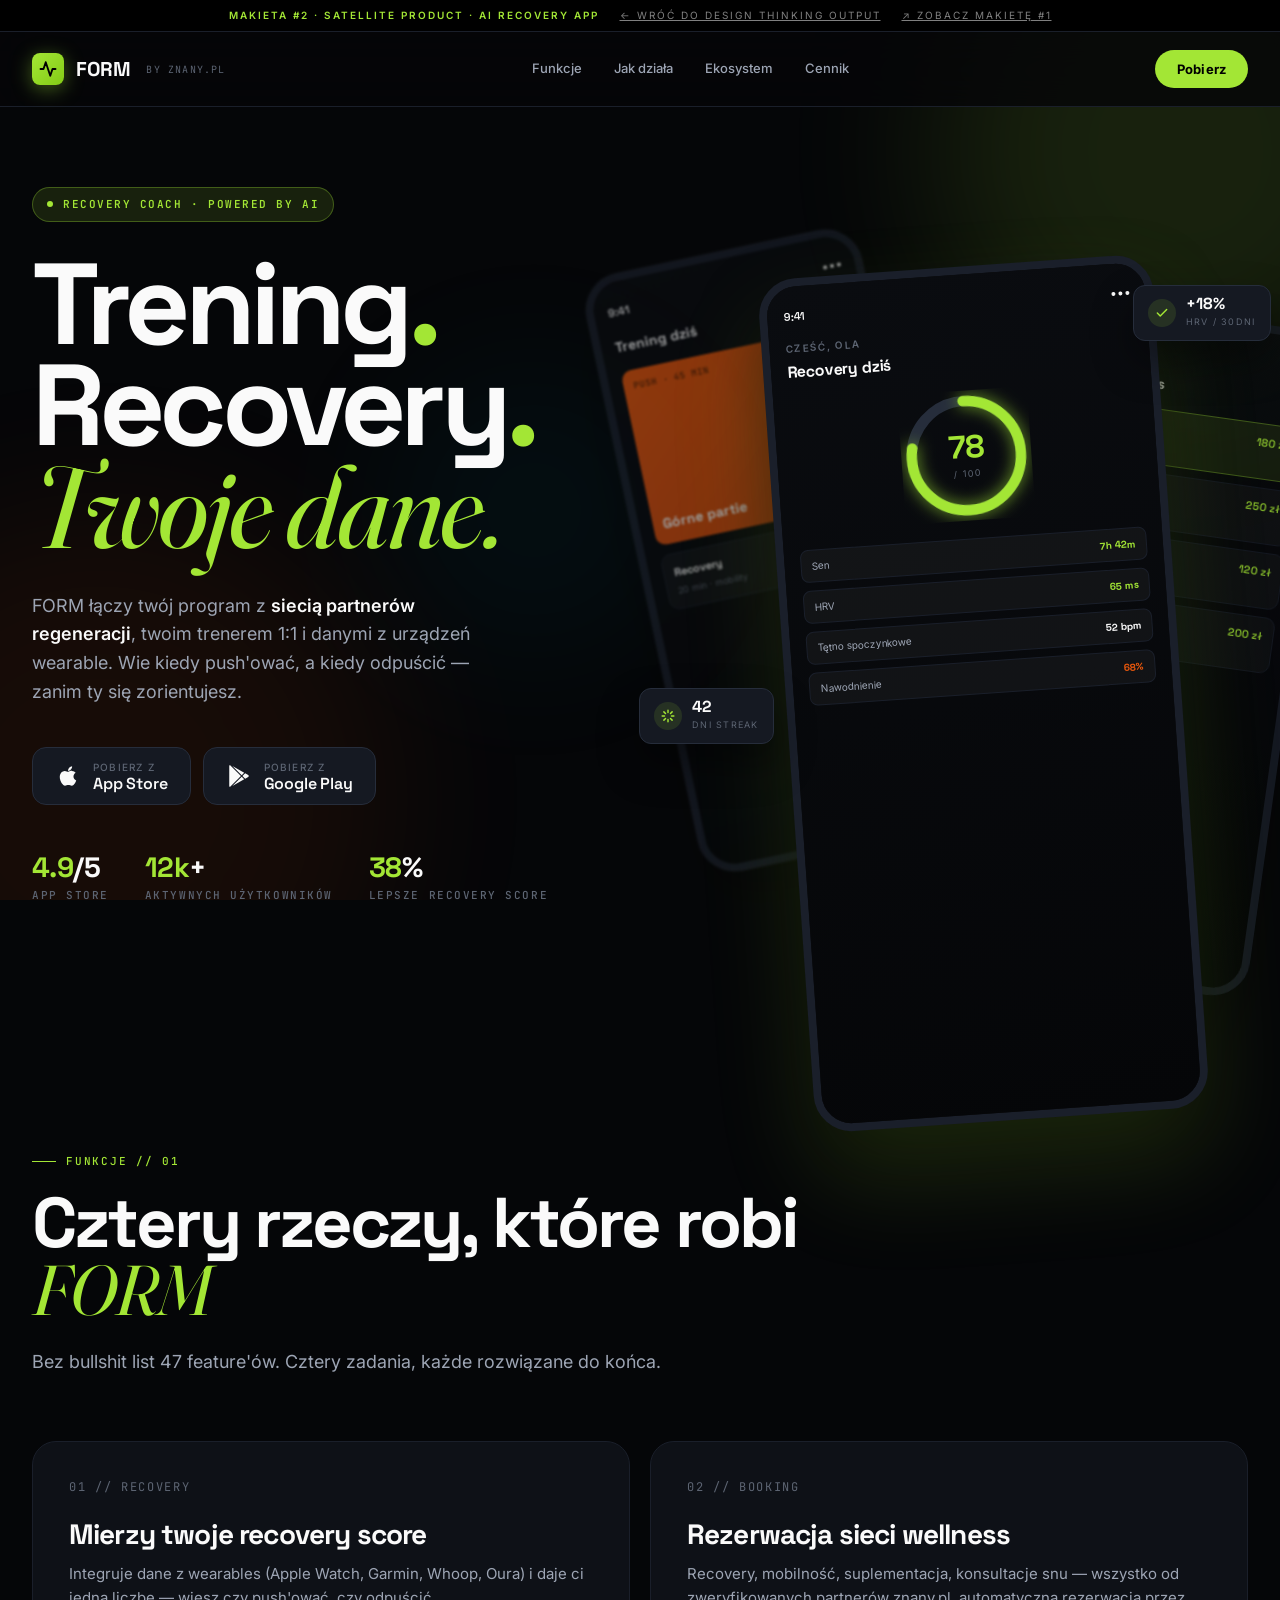
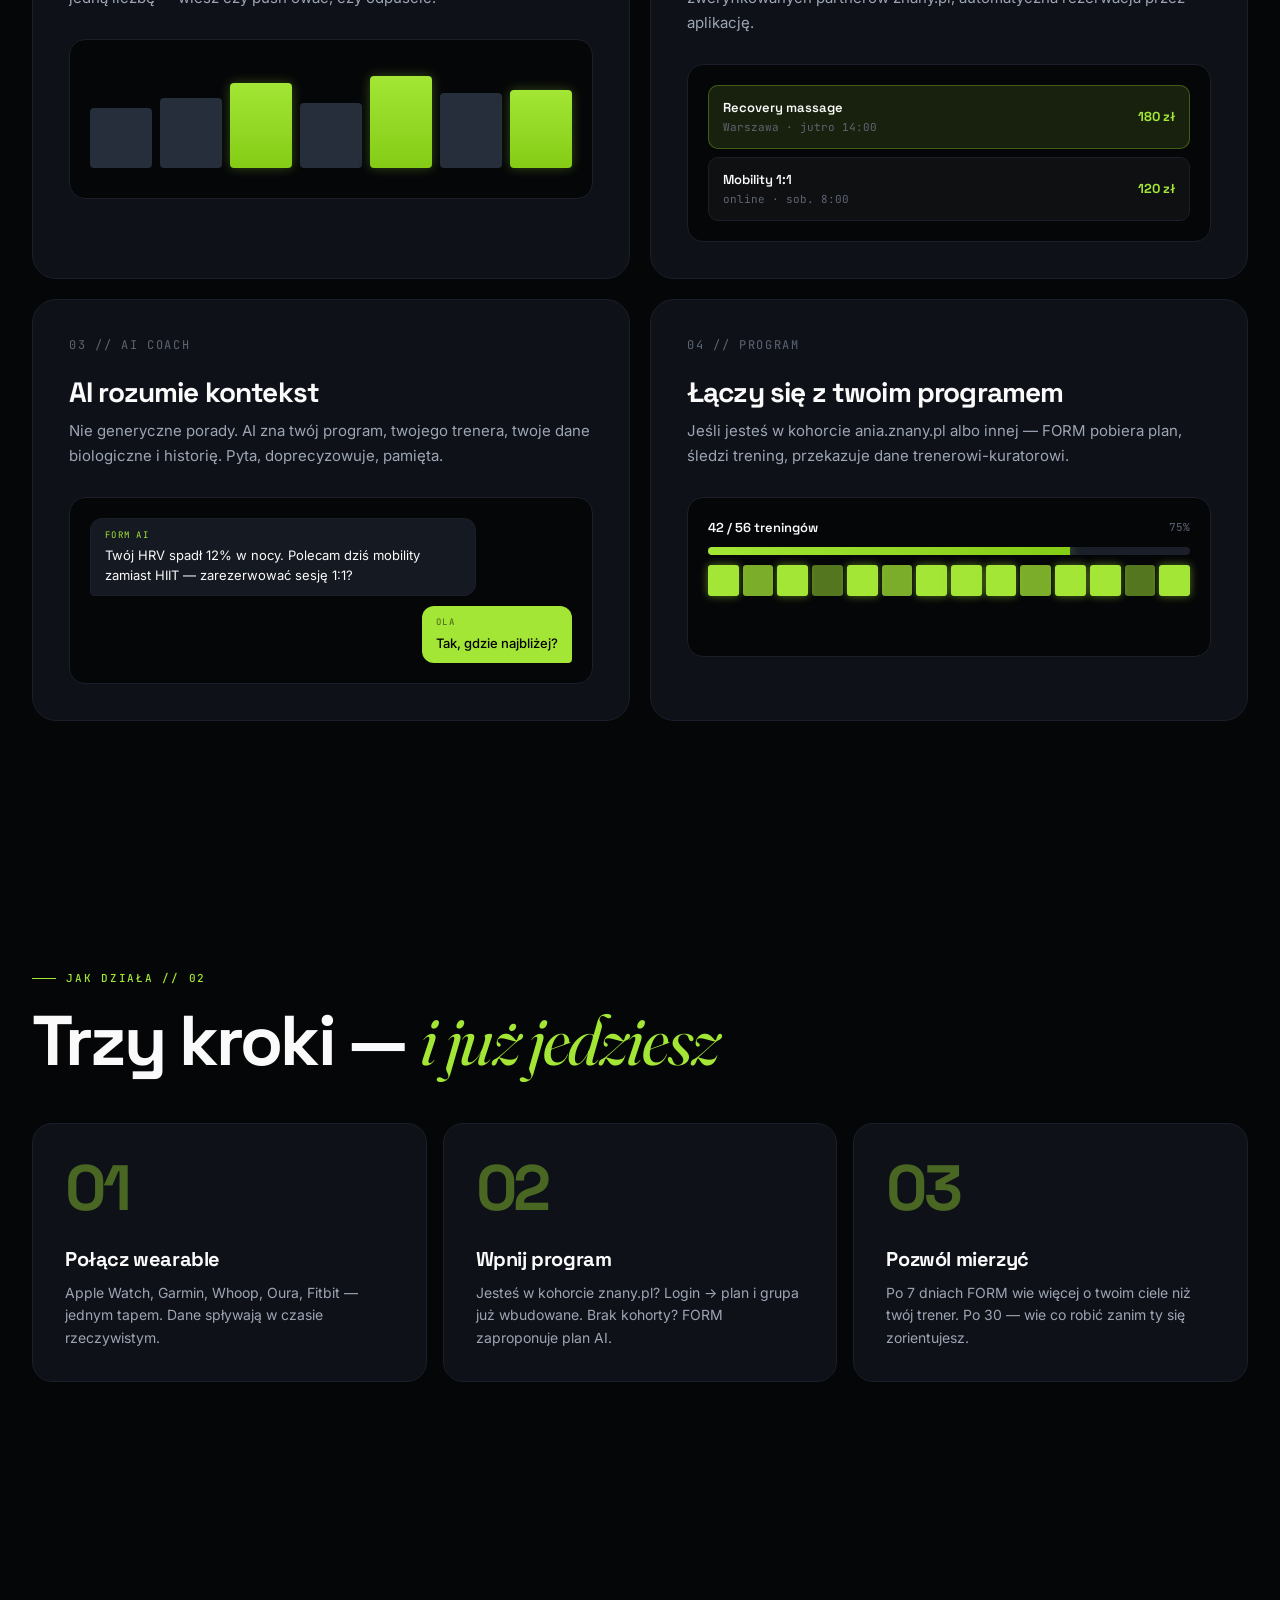
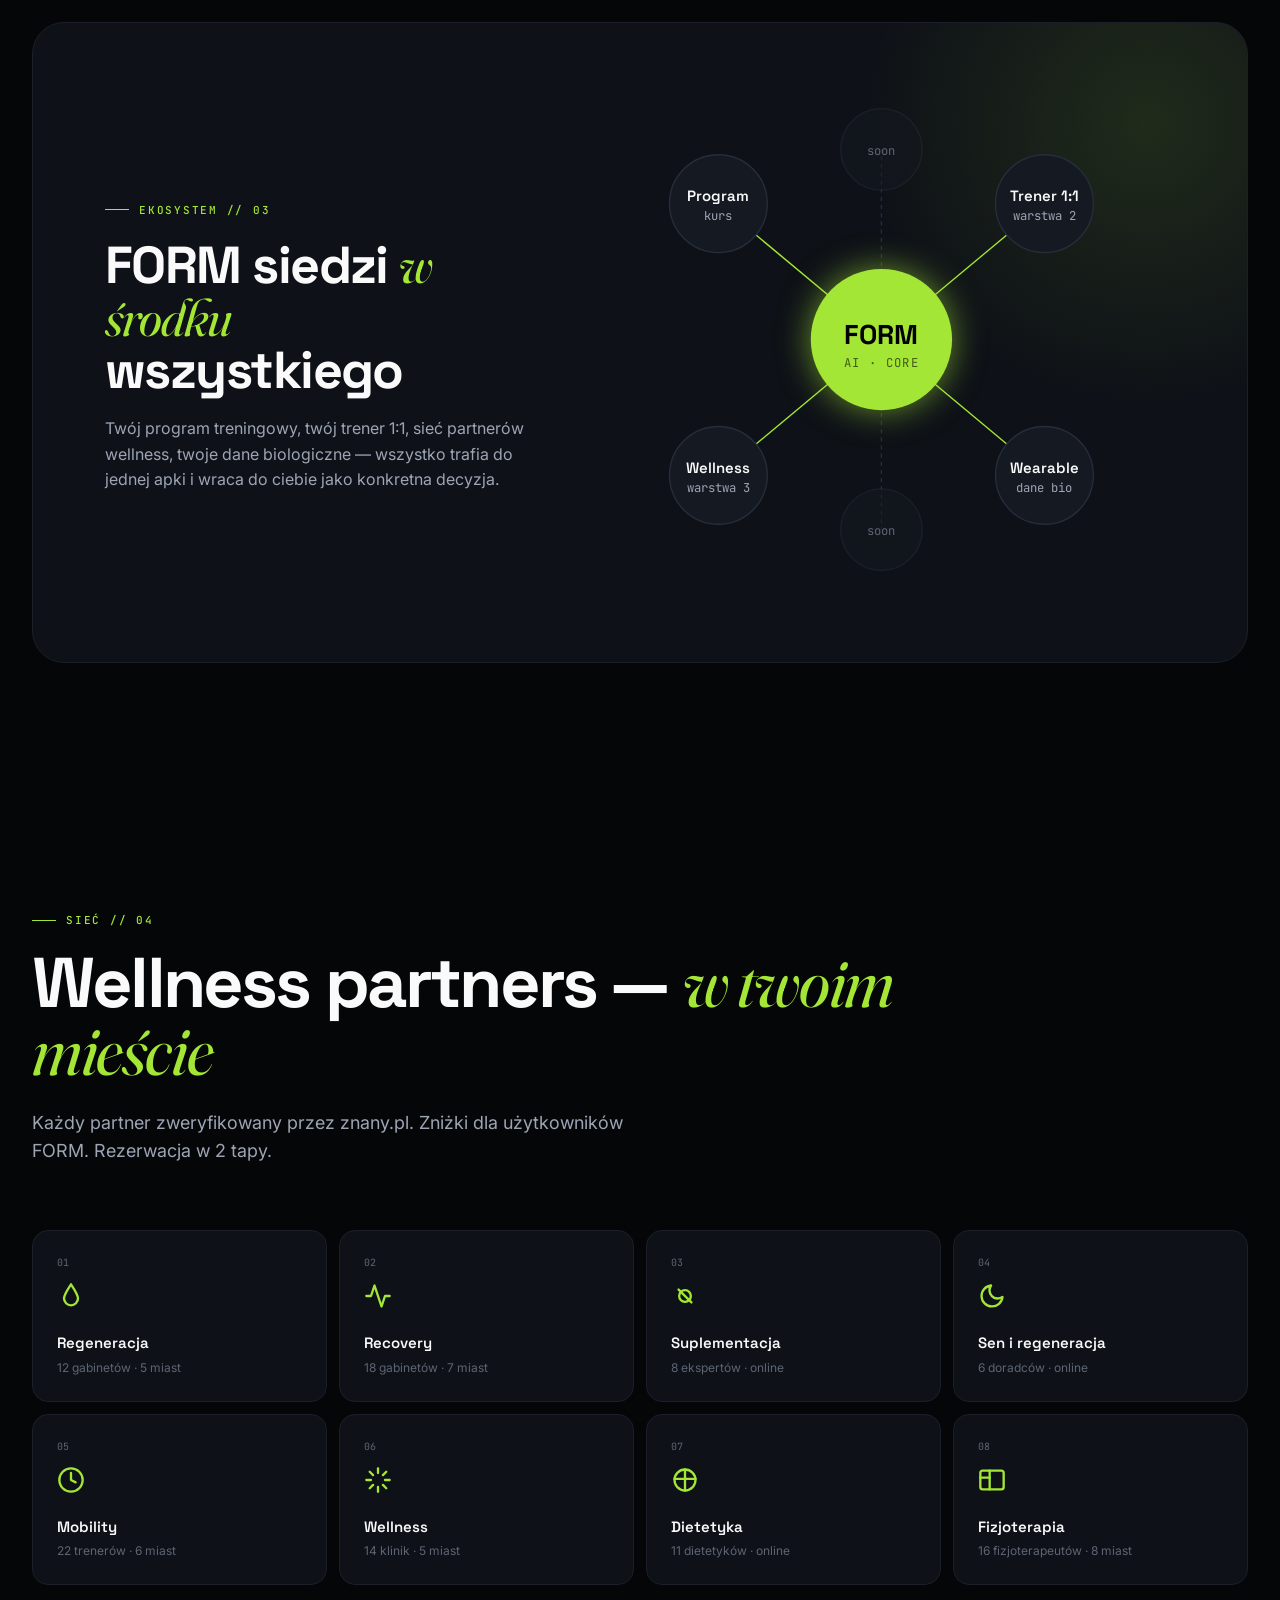
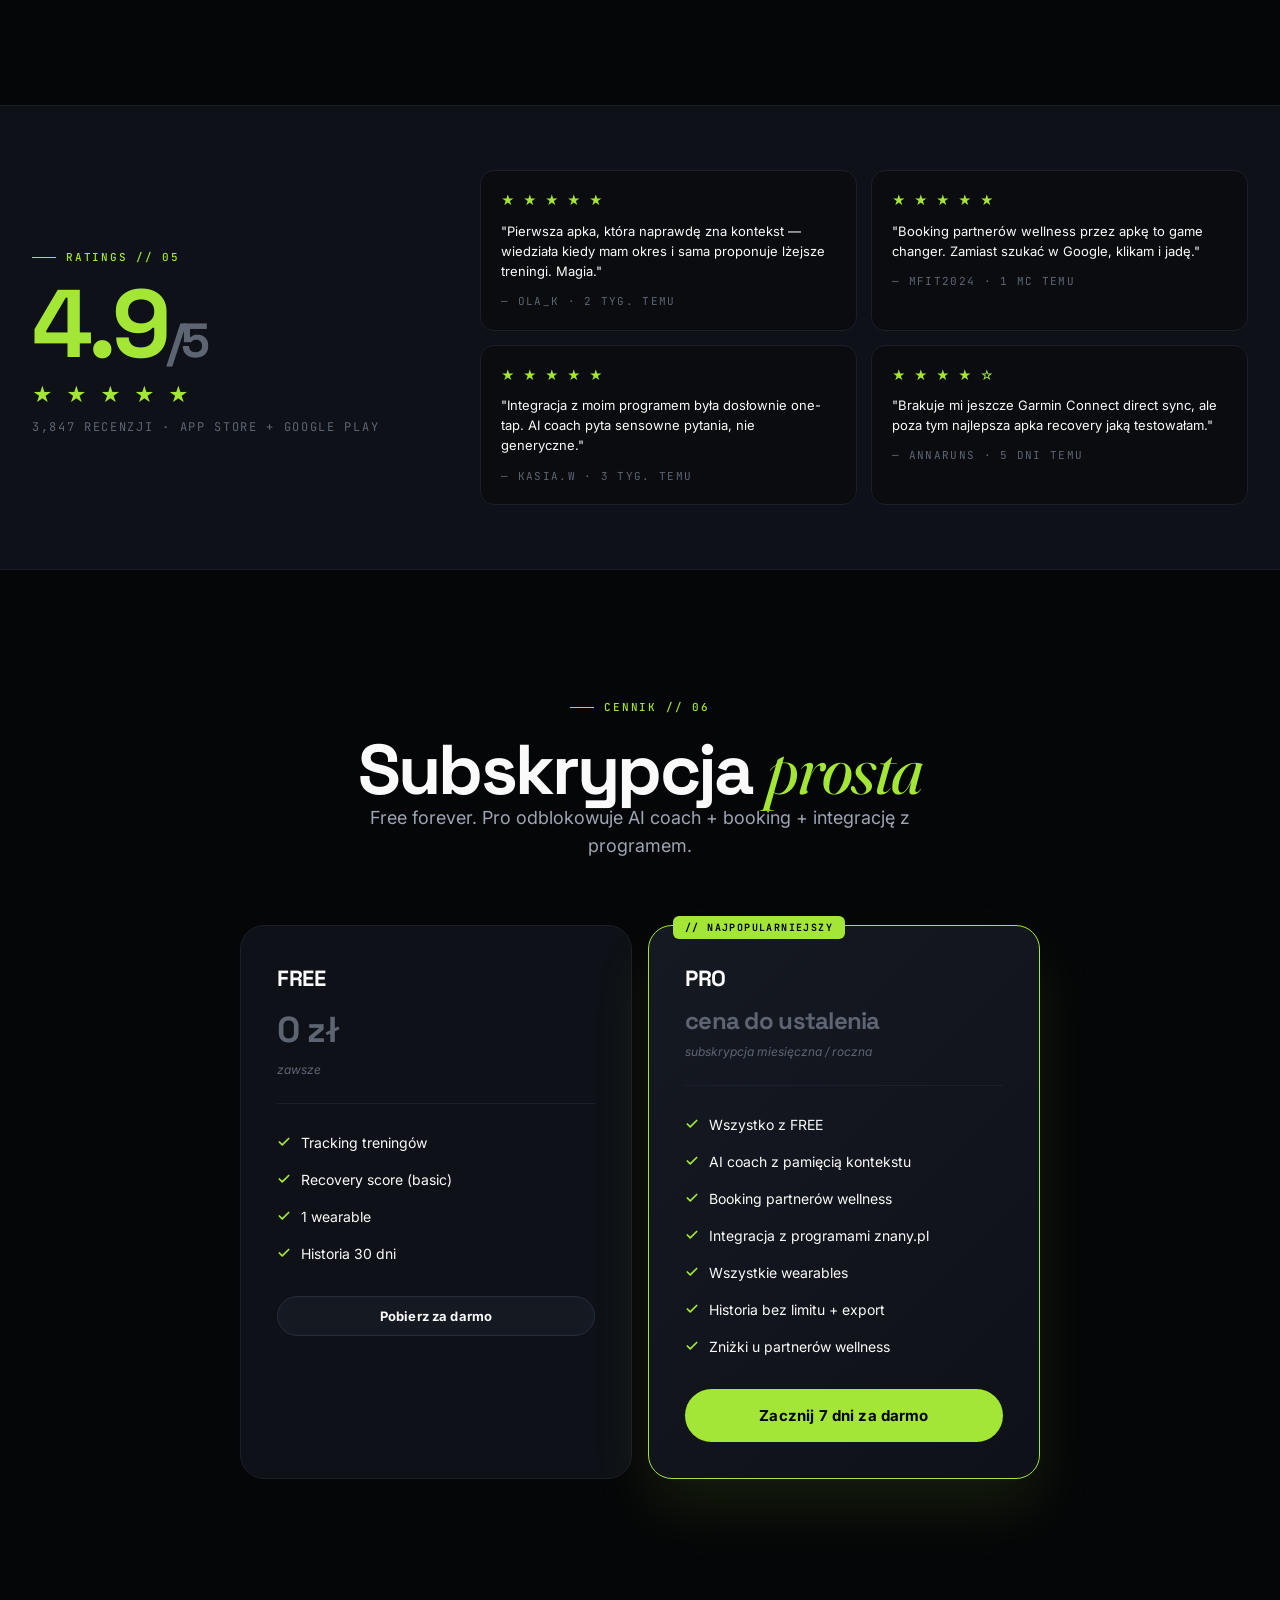
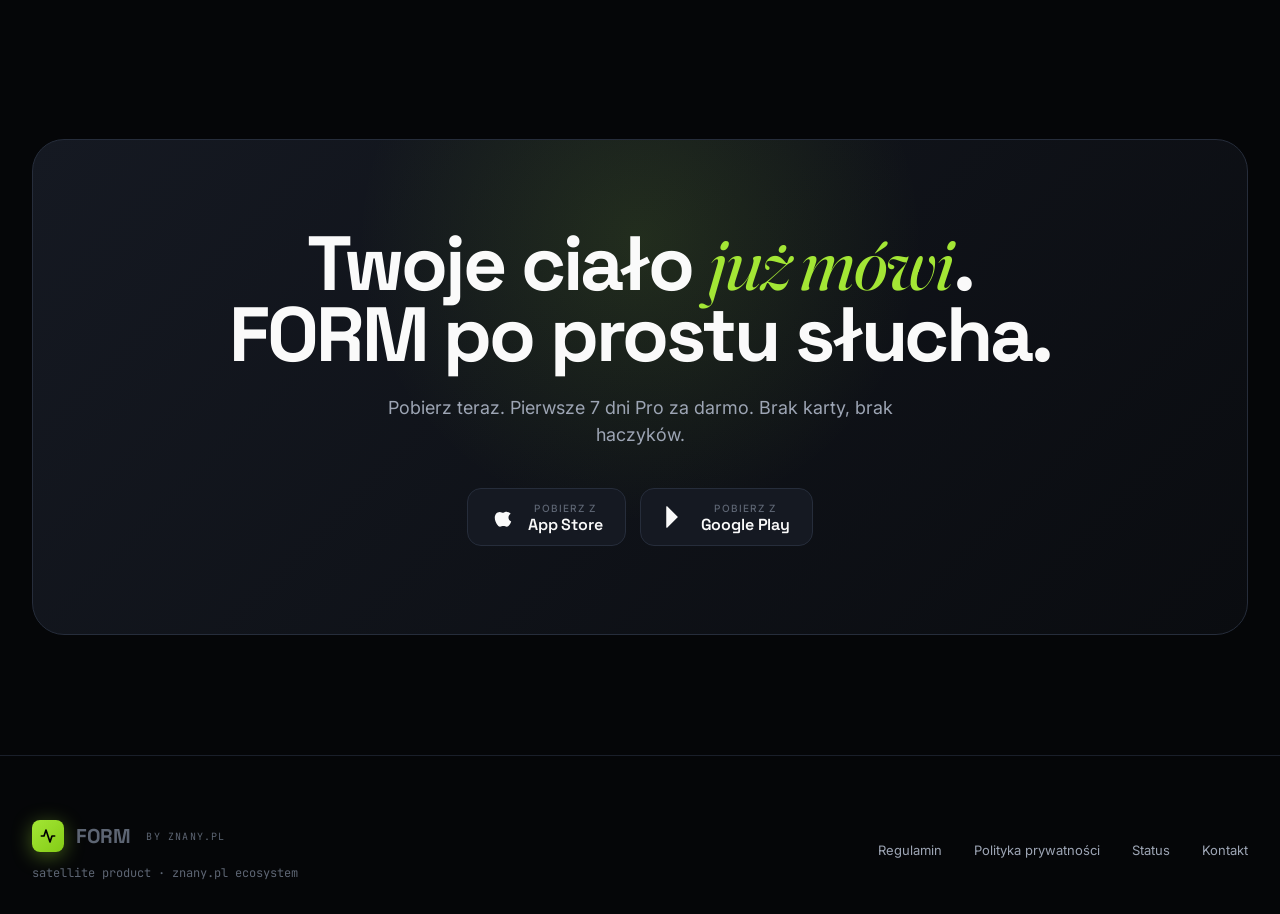
<file: archive/makieta2.html>
<!DOCTYPE html>
<html lang="pl">
<head>
<meta charset="UTF-8">
<meta name="viewport" content="width=device-width, initial-scale=1.0">
<title>FORM — AI recovery coach · znany.pl ecosystem</title>
<link rel="preconnect" href="https://fonts.googleapis.com">
<link rel="preconnect" href="https://fonts.gstatic.com" crossorigin>
<link href="https://fonts.googleapis.com/css2?family=Inter:wght@400;500;600;700&family=Space+Grotesk:wght@500;600;700&family=Fraunces:ital,opsz,wght@1,9..144,400;1,9..144,500&family=JetBrains+Mono:wght@400;500&display=swap" rel="stylesheet">
<style>
  :root {
    --bg: #050608;
    --bg-2: #0a0c10;
    --surface: #0e1117;
    --surface-2: #151922;
    --glass: rgba(255,255,255,0.04);
    --line: #1a1f2a;
    --line-2: #262d3b;
    --ink: #fafafa;
    --ink-2: #9da5b4;
    --ink-3: #5d6573;
    --lime: #a3e635;
    --lime-2: #84cc16;
    --lime-soft: rgba(163,230,53,0.12);
    --orange: #ea580c;
    --orange-soft: rgba(234,88,12,0.14);
    --cyan: #06b6d4;
  }
  * { box-sizing: border-box; margin: 0; padding: 0; }
  html { scroll-behavior: smooth; }
  body {
    font-family: 'Inter', -apple-system, BlinkMacSystemFont, sans-serif;
    background: var(--bg);
    color: var(--ink);
    line-height: 1.5;
    -webkit-font-smoothing: antialiased;
    overflow-x: hidden;
  }
  ::selection { background: var(--lime); color: #000; }
  a { color: inherit; text-decoration: none; }
  button { font-family: inherit; cursor: pointer; border: none; }

  .container { max-width: 1280px; margin: 0 auto; padding: 0 32px; position: relative; }
  @media (max-width: 700px) { .container { padding: 0 20px; } }

  .mono { font-family: 'JetBrains Mono', monospace; }
  .display { font-family: 'Space Grotesk', sans-serif; }
  .serif-i {
    font-family: 'Fraunces', Georgia, serif;
    font-style: italic;
    font-weight: 400;
    letter-spacing: -0.02em;
    font-variation-settings: "opsz" 144;
    color: var(--lime);
  }

  /* ============================
     GLOBAL BG ORBS
     ============================ */
  .bg-orbs {
    position: fixed;
    inset: 0;
    z-index: 0;
    pointer-events: none;
    overflow: hidden;
  }
  .orb {
    position: absolute;
    border-radius: 50%;
    filter: blur(80px);
    opacity: 0.35;
  }
  .orb.lime { background: var(--lime); width: 500px; height: 500px; top: -100px; right: -150px; opacity: 0.12; }
  .orb.orange { background: var(--orange); width: 600px; height: 600px; bottom: -200px; left: -200px; opacity: 0.08; }
  .orb.cyan { background: var(--cyan); width: 300px; height: 300px; top: 40%; left: 30%; opacity: 0.05; }

  /* ============================
     RIBBON + NAV
     ============================ */
  .ribbon {
    background: #000;
    color: var(--lime);
    text-align: center;
    font-size: 10px;
    padding: 8px 16px;
    letter-spacing: 0.2em;
    text-transform: uppercase;
    font-weight: 600;
    border-bottom: 1px solid var(--line);
    position: relative;
    z-index: 100;
  }
  .ribbon a { color: rgba(255,255,255,0.5); text-decoration: underline; margin-left: 16px; font-weight: 400; }

  nav.top {
    position: sticky;
    top: 0;
    z-index: 90;
    padding: 18px 0;
    background: rgba(5,6,8,0.8);
    backdrop-filter: blur(20px);
    border-bottom: 1px solid var(--line);
  }
  .nav-inner {
    display: flex;
    align-items: center;
    justify-content: space-between;
    gap: 24px;
  }
  .logo {
    display: flex;
    align-items: center;
    gap: 12px;
  }
  .logo-mark {
    width: 32px; height: 32px;
    border-radius: 8px;
    background: linear-gradient(135deg, var(--lime) 0%, var(--lime-2) 100%);
    display: flex;
    align-items: center;
    justify-content: center;
    box-shadow: 0 4px 20px rgba(163,230,53,0.4);
  }
  .logo-mark svg { color: #000; }
  .logo .brand {
    font-family: 'Space Grotesk', sans-serif;
    font-weight: 700;
    font-size: 20px;
    letter-spacing: -0.02em;
  }
  .logo .powered {
    font-family: 'JetBrains Mono', monospace;
    font-size: 10px;
    color: var(--ink-3);
    letter-spacing: 0.12em;
    text-transform: uppercase;
    margin-left: 4px;
  }
  nav.top ul {
    list-style: none;
    display: flex;
    gap: 32px;
    font-size: 13px;
    font-weight: 500;
  }
  nav.top li a { color: var(--ink-2); transition: color 0.15s; }
  nav.top li a:hover { color: var(--lime); }
  @media (max-width: 900px) { nav.top ul { display: none; } }

  .btn {
    background: var(--lime);
    color: #000;
    border-radius: 100px;
    padding: 11px 22px;
    font-size: 13px;
    font-weight: 700;
    letter-spacing: 0.01em;
    transition: all 0.15s;
    display: inline-flex;
    align-items: center;
    gap: 8px;
  }
  .btn:hover { background: white; transform: translateY(-1px); }
  .btn svg { width: 14px; height: 14px; }
  .btn.big { padding: 17px 30px; font-size: 15px; }
  .btn.dark {
    background: var(--surface-2);
    color: var(--ink);
    border: 1px solid var(--line-2);
  }
  .btn.dark:hover { background: var(--surface); border-color: var(--ink-3); }
  .btn.ghost {
    background: transparent;
    color: var(--ink);
    border: 1px solid var(--line-2);
  }
  .btn.ghost:hover { background: var(--glass); border-color: var(--ink-3); }

  /* ============================
     HERO
     ============================ */
  .hero {
    padding: 80px 0 120px;
    position: relative;
    z-index: 1;
  }
  .hero-grid {
    display: grid;
    grid-template-columns: 1.1fr 1fr;
    gap: 32px;
    align-items: center;
  }
  @media (max-width: 1000px) {
    .hero-grid { grid-template-columns: 1fr; gap: 64px; }
  }

  .hero-tag {
    display: inline-flex;
    align-items: center;
    gap: 10px;
    background: var(--lime-soft);
    border: 1px solid rgba(163,230,53,0.3);
    color: var(--lime);
    padding: 8px 14px;
    border-radius: 100px;
    font-size: 11px;
    font-weight: 600;
    text-transform: uppercase;
    letter-spacing: 0.14em;
    margin-bottom: 32px;
    font-family: 'JetBrains Mono', monospace;
  }
  .hero-tag .dot {
    width: 6px; height: 6px;
    background: var(--lime);
    border-radius: 50%;
    animation: pulse 1.6s infinite;
  }
  @keyframes pulse {
    0%, 100% { opacity: 1; box-shadow: 0 0 0 0 rgba(163,230,53,0.5); }
    50% { opacity: 0.5; box-shadow: 0 0 0 8px rgba(163,230,53,0); }
  }

  .hero h1 {
    font-family: 'Space Grotesk', sans-serif;
    font-size: clamp(56px, 9vw, 124px);
    font-weight: 700;
    letter-spacing: -0.05em;
    line-height: 0.88;
    margin-bottom: 32px;
    color: var(--ink);
  }
  .hero h1 .line { display: block; }
  .hero h1 .dot { color: var(--lime); }

  .hero .lead {
    font-size: 18px;
    color: var(--ink-2);
    line-height: 1.6;
    margin-bottom: 40px;
    max-width: 480px;
  }
  .hero .lead strong { color: var(--ink); font-weight: 600; }

  .hero-cta {
    display: flex;
    gap: 12px;
    flex-wrap: wrap;
    margin-bottom: 48px;
  }
  .store-btn {
    display: inline-flex;
    align-items: center;
    gap: 12px;
    background: var(--surface-2);
    color: var(--ink);
    border: 1px solid var(--line-2);
    padding: 12px 22px;
    border-radius: 14px;
    transition: all 0.15s;
  }
  .store-btn:hover { border-color: var(--lime); transform: translateY(-1px); }
  .store-btn svg { width: 26px; height: 26px; flex-shrink: 0; }
  .store-btn .top {
    font-size: 10px;
    color: var(--ink-3);
    text-transform: uppercase;
    letter-spacing: 0.12em;
    font-weight: 500;
  }
  .store-btn .name {
    font-family: 'Space Grotesk', sans-serif;
    font-weight: 600;
    font-size: 16px;
    letter-spacing: -0.01em;
    line-height: 1.1;
  }

  .hero-stats {
    display: flex;
    gap: 36px;
    flex-wrap: wrap;
  }
  .hero-stat .v {
    font-family: 'Space Grotesk', sans-serif;
    font-size: 28px;
    font-weight: 700;
    letter-spacing: -0.02em;
    color: var(--ink);
    line-height: 1;
  }
  .hero-stat .v .accent { color: var(--lime); }
  .hero-stat .k {
    font-size: 11px;
    text-transform: uppercase;
    letter-spacing: 0.14em;
    color: var(--ink-3);
    font-weight: 500;
    margin-top: 6px;
    font-family: 'JetBrains Mono', monospace;
  }

  /* ============================
     PHONE MOCKUP
     ============================ */
  .phone-stage {
    position: relative;
    aspect-ratio: 1/1.1;
    perspective: 1000px;
  }
  .phone {
    position: absolute;
    background: #000;
    border-radius: 38px;
    border: 8px solid #1a1f2a;
    box-shadow:
      0 30px 60px rgba(0,0,0,0.5),
      0 0 0 1px rgba(255,255,255,0.04) inset;
    overflow: hidden;
    transition: transform 0.3s;
  }
  .phone.main {
    width: 70%;
    aspect-ratio: 9/19.5;
    top: 5%;
    left: 18%;
    transform: rotate(-4deg);
    z-index: 3;
    box-shadow:
      0 50px 100px rgba(163,230,53,0.15),
      0 30px 60px rgba(0,0,0,0.5),
      0 0 0 1px rgba(255,255,255,0.06) inset;
  }
  .phone.side {
    width: 55%;
    aspect-ratio: 9/19.5;
    top: 12%;
    right: -8%;
    transform: rotate(8deg);
    z-index: 2;
    opacity: 0.75;
    filter: blur(0.5px);
  }
  .phone.side-2 {
    width: 50%;
    aspect-ratio: 9/19.5;
    bottom: 0;
    left: -8%;
    transform: rotate(-12deg);
    z-index: 1;
    opacity: 0.6;
    filter: blur(1px);
  }

  /* Phone screen content */
  .screen {
    background: linear-gradient(170deg, #0a0c10 0%, #050608 100%);
    width: 100%; height: 100%;
    color: var(--ink);
    padding: 22px 16px 16px;
    font-size: 11px;
    position: relative;
    overflow: hidden;
  }
  .status {
    display: flex;
    justify-content: space-between;
    align-items: center;
    font-family: 'Space Grotesk', sans-serif;
    font-weight: 600;
    margin-bottom: 16px;
    font-size: 11px;
  }
  .status .dots {
    display: flex; gap: 3px;
  }
  .status .dots span {
    width: 4px; height: 4px;
    background: var(--ink);
    border-radius: 50%;
  }
  .screen-header {
    margin-bottom: 18px;
  }
  .screen-header .hi {
    font-size: 10px;
    color: var(--ink-3);
    text-transform: uppercase;
    letter-spacing: 0.14em;
    font-weight: 600;
    margin-bottom: 4px;
  }
  .screen-header .name {
    font-family: 'Space Grotesk', sans-serif;
    font-size: 16px;
    font-weight: 700;
    letter-spacing: -0.01em;
  }

  /* Recovery score ring */
  .score-ring {
    width: 130px;
    height: 130px;
    margin: 16px auto 18px;
    position: relative;
  }
  .score-ring svg { width: 100%; height: 100%; transform: rotate(-90deg); }
  .score-ring .ring-bg { stroke: var(--line-2); fill: none; stroke-width: 8; }
  .score-ring .ring-fg {
    stroke: var(--lime);
    fill: none;
    stroke-width: 8;
    stroke-linecap: round;
    filter: drop-shadow(0 0 6px rgba(163,230,53,0.7));
  }
  .score-ring .inner {
    position: absolute;
    inset: 0;
    display: flex;
    flex-direction: column;
    align-items: center;
    justify-content: center;
  }
  .score-ring .num {
    font-family: 'Space Grotesk', sans-serif;
    font-size: 32px;
    font-weight: 700;
    color: var(--lime);
    letter-spacing: -0.02em;
    line-height: 1;
  }
  .score-ring .label {
    font-size: 9px;
    color: var(--ink-3);
    text-transform: uppercase;
    letter-spacing: 0.14em;
    margin-top: 4px;
  }
  .score-rows {
    display: flex; flex-direction: column; gap: 8px;
  }
  .score-row {
    background: var(--glass);
    border: 1px solid var(--line);
    border-radius: 8px;
    padding: 8px 10px;
    display: flex;
    justify-content: space-between;
    align-items: center;
    font-size: 10px;
  }
  .score-row .k { color: var(--ink-2); }
  .score-row .v {
    font-family: 'Space Grotesk', sans-serif;
    font-weight: 700;
    color: var(--ink);
  }
  .score-row .v.good { color: var(--lime); }
  .score-row .v.warn { color: var(--orange); }

  /* Side phone — booking */
  .screen.booking { padding: 22px 14px 14px; }
  .booking-title {
    font-family: 'Space Grotesk', sans-serif;
    font-size: 14px;
    font-weight: 700;
    margin-bottom: 14px;
  }
  .booking-card {
    background: var(--glass);
    border: 1px solid var(--line);
    border-radius: 10px;
    padding: 10px;
    margin-bottom: 8px;
  }
  .booking-card.active {
    background: var(--lime-soft);
    border-color: rgba(163,230,53,0.4);
  }
  .booking-card .head {
    display: flex;
    justify-content: space-between;
    margin-bottom: 4px;
    font-family: 'Space Grotesk', sans-serif;
    font-weight: 700;
    font-size: 11px;
  }
  .booking-card .head .price { color: var(--lime); }
  .booking-card .meta { font-size: 9px; color: var(--ink-3); }

  /* Side phone 2 — workout */
  .workout-hero {
    aspect-ratio: 4/3;
    background: linear-gradient(135deg, var(--orange) 0%, #c2410c 100%);
    border-radius: 10px;
    margin-bottom: 10px;
    padding: 10px;
    position: relative;
  }
  .workout-hero .tag {
    font-family: 'JetBrains Mono', monospace;
    font-size: 9px;
    color: rgba(0,0,0,0.6);
    font-weight: 600;
    text-transform: uppercase;
    letter-spacing: 0.1em;
  }
  .workout-hero .title {
    position: absolute;
    bottom: 10px; left: 10px;
    font-family: 'Space Grotesk', sans-serif;
    font-size: 14px;
    font-weight: 700;
    color: white;
  }

  /* Hovering chips on phone stage */
  .float-chip {
    position: absolute;
    background: var(--surface-2);
    border: 1px solid var(--line-2);
    border-radius: 12px;
    padding: 10px 14px;
    box-shadow: 0 20px 40px rgba(0,0,0,0.4);
    z-index: 5;
    display: flex;
    gap: 10px;
    align-items: center;
    font-size: 12px;
    backdrop-filter: blur(10px);
  }
  .float-chip .ico {
    width: 28px; height: 28px;
    border-radius: 50%;
    background: var(--lime-soft);
    color: var(--lime);
    display: flex;
    align-items: center;
    justify-content: center;
    flex-shrink: 0;
  }
  .float-chip .v {
    font-family: 'Space Grotesk', sans-serif;
    font-weight: 700;
    color: var(--ink);
    font-size: 16px;
    line-height: 1;
    display: block;
  }
  .float-chip .k {
    font-size: 9px;
    color: var(--ink-3);
    text-transform: uppercase;
    letter-spacing: 0.14em;
    margin-top: 2px;
  }
  .float-chip.top-right { top: 8%; right: -4%; }
  .float-chip.bottom-left { bottom: 18%; left: -8%; }
  .float-chip.middle-right { top: 50%; right: -8%; }

  @media (max-width: 700px) {
    .float-chip { display: none; }
    .phone.side, .phone.side-2 { display: none; }
    .phone.main { width: 80%; left: 10%; }
  }

  /* ============================
     SECTION
     ============================ */
  section.block { padding: 120px 0; position: relative; z-index: 1; }
  @media (max-width: 700px) { section.block { padding: 80px 0; } }

  .eyebrow {
    display: inline-flex;
    align-items: center;
    gap: 10px;
    font-family: 'JetBrains Mono', monospace;
    font-size: 11px;
    font-weight: 500;
    text-transform: uppercase;
    letter-spacing: 0.16em;
    color: var(--lime);
    margin-bottom: 20px;
  }
  .eyebrow::before {
    content: '';
    width: 24px;
    height: 1px;
    background: var(--lime);
  }
  h2.section-title {
    font-family: 'Space Grotesk', sans-serif;
    font-size: clamp(36px, 5.5vw, 76px);
    font-weight: 700;
    letter-spacing: -0.04em;
    line-height: 0.95;
    max-width: 900px;
    margin-bottom: 24px;
    color: var(--ink);
  }
  .section-sub {
    color: var(--ink-2);
    font-size: 18px;
    max-width: 640px;
    line-height: 1.6;
    margin-bottom: 64px;
  }

  /* ============================
     FEATURES — 2x2 with phone hints
     ============================ */
  .features-grid {
    display: grid;
    grid-template-columns: repeat(2, 1fr);
    gap: 20px;
  }
  @media (max-width: 800px) { .features-grid { grid-template-columns: 1fr; } }
  .feature {
    background: var(--surface);
    border: 1px solid var(--line);
    border-radius: 24px;
    padding: 36px;
    position: relative;
    overflow: hidden;
    transition: all 0.3s;
  }
  .feature:hover {
    border-color: var(--lime);
    transform: translateY(-4px);
  }
  .feature::after {
    content: '';
    position: absolute;
    width: 300px; height: 300px;
    top: -100px; right: -100px;
    background: radial-gradient(circle, var(--lime-soft) 0%, transparent 60%);
    opacity: 0;
    transition: opacity 0.3s;
    pointer-events: none;
  }
  .feature:hover::after { opacity: 1; }
  .feature .num {
    font-family: 'JetBrains Mono', monospace;
    font-size: 12px;
    color: var(--ink-3);
    letter-spacing: 0.14em;
    margin-bottom: 24px;
  }
  .feature h3 {
    font-family: 'Space Grotesk', sans-serif;
    font-size: 28px;
    font-weight: 700;
    letter-spacing: -0.03em;
    margin-bottom: 12px;
    line-height: 1.05;
  }
  .feature p {
    color: var(--ink-2);
    font-size: 15px;
    line-height: 1.65;
    margin-bottom: 28px;
  }
  .feature-viz {
    background: var(--bg);
    border: 1px solid var(--line);
    border-radius: 16px;
    padding: 20px;
    min-height: 160px;
    position: relative;
  }

  /* Chart viz */
  .chart-bar {
    display: flex;
    align-items: flex-end;
    gap: 8px;
    height: 100px;
    margin-top: 8px;
  }
  .chart-bar .b {
    flex: 1;
    background: var(--line-2);
    border-radius: 4px;
    position: relative;
  }
  .chart-bar .b.lime { background: linear-gradient(180deg, var(--lime) 0%, var(--lime-2) 100%); box-shadow: 0 0 12px rgba(163,230,53,0.3); }
  .chart-bar .b.orange { background: var(--orange); }

  /* Booking viz */
  .booking-list { display: flex; flex-direction: column; gap: 8px; }
  .book-item {
    display: flex;
    justify-content: space-between;
    align-items: center;
    padding: 12px 14px;
    background: var(--glass);
    border: 1px solid var(--line);
    border-radius: 10px;
    font-size: 13px;
  }
  .book-item.active { background: var(--lime-soft); border-color: rgba(163,230,53,0.3); }
  .book-item .name {
    font-family: 'Space Grotesk', sans-serif;
    font-weight: 600;
    color: var(--ink);
  }
  .book-item .price {
    font-family: 'Space Grotesk', sans-serif;
    font-weight: 700;
    color: var(--lime);
  }
  .book-item .meta { font-size: 11px; color: var(--ink-3); margin-top: 2px; font-family: 'JetBrains Mono', monospace; }

  /* AI chat viz */
  .chat { display: flex; flex-direction: column; gap: 10px; }
  .msg {
    padding: 10px 14px;
    border-radius: 12px;
    font-size: 13px;
    max-width: 80%;
  }
  .msg.ai {
    background: var(--surface-2);
    border: 1px solid var(--line);
    align-self: flex-start;
    border-bottom-left-radius: 4px;
  }
  .msg.user {
    background: var(--lime);
    color: #000;
    align-self: flex-end;
    border-bottom-right-radius: 4px;
    font-weight: 500;
  }
  .msg .who {
    font-family: 'JetBrains Mono', monospace;
    font-size: 9px;
    text-transform: uppercase;
    letter-spacing: 0.14em;
    color: var(--lime);
    margin-bottom: 4px;
    display: block;
  }
  .msg.user .who { color: rgba(0,0,0,0.5); }

  /* Streak viz */
  .streak-grid {
    display: grid;
    grid-template-columns: repeat(14, 1fr);
    gap: 4px;
  }
  .streak-cell {
    aspect-ratio: 1;
    background: var(--line);
    border-radius: 3px;
  }
  .streak-cell.l1 { background: rgba(163,230,53,0.25); }
  .streak-cell.l2 { background: rgba(163,230,53,0.5); }
  .streak-cell.l3 { background: rgba(163,230,53,0.75); }
  .streak-cell.l4 { background: var(--lime); box-shadow: 0 0 8px rgba(163,230,53,0.5); }

  /* ============================
     HOW IT WORKS — 3 steps
     ============================ */
  .steps {
    display: grid;
    grid-template-columns: repeat(3, 1fr);
    gap: 16px;
    margin-top: 48px;
  }
  @media (max-width: 800px) { .steps { grid-template-columns: 1fr; } }
  .step {
    background: var(--surface);
    border: 1px solid var(--line);
    border-radius: 20px;
    padding: 32px;
    position: relative;
  }
  .step .step-num {
    font-family: 'Space Grotesk', sans-serif;
    font-size: 64px;
    font-weight: 700;
    letter-spacing: -0.05em;
    color: var(--lime);
    line-height: 1;
    margin-bottom: 24px;
    opacity: 0.4;
  }
  .step h3 {
    font-family: 'Space Grotesk', sans-serif;
    font-size: 20px;
    font-weight: 700;
    letter-spacing: -0.02em;
    margin-bottom: 8px;
  }
  .step p {
    color: var(--ink-2);
    font-size: 14px;
    line-height: 1.6;
  }

  /* ============================
     ECOSYSTEM INTEGRATION
     ============================ */
  .ecosystem {
    background: var(--surface);
    border: 1px solid var(--line);
    border-radius: 32px;
    padding: 72px;
    position: relative;
    overflow: hidden;
  }
  @media (max-width: 800px) { .ecosystem { padding: 40px 28px; } }
  .ecosystem::before {
    content: '';
    position: absolute;
    width: 800px; height: 800px;
    top: -300px; right: -300px;
    background: radial-gradient(circle, var(--lime-soft) 0%, transparent 50%);
    pointer-events: none;
  }
  .eco-grid {
    display: grid;
    grid-template-columns: 1fr 1.4fr;
    gap: 64px;
    align-items: center;
    position: relative;
    z-index: 1;
  }
  @media (max-width: 800px) { .eco-grid { grid-template-columns: 1fr; gap: 40px; } }
  .eco-text h3 {
    font-family: 'Space Grotesk', sans-serif;
    font-size: clamp(32px, 4.5vw, 52px);
    font-weight: 700;
    letter-spacing: -0.03em;
    line-height: 1;
    margin-bottom: 20px;
  }
  .eco-text p {
    color: var(--ink-2);
    font-size: 16px;
    line-height: 1.6;
    max-width: 480px;
  }
  .eco-diagram {
    position: relative;
    aspect-ratio: 1.2/1;
  }
  .eco-svg { width: 100%; height: 100%; }
  .eco-node {
    fill: var(--surface-2);
    stroke: var(--line-2);
    stroke-width: 1;
  }
  .eco-node.center { fill: var(--lime); stroke: var(--lime-2); }
  .eco-line {
    stroke: var(--line-2);
    stroke-width: 1;
    fill: none;
    stroke-dasharray: 3 3;
  }
  .eco-line.active { stroke: var(--lime); stroke-dasharray: 0; }

  /* ============================
     PARTNERS / Layer 3
     ============================ */
  .partners-grid {
    display: grid;
    grid-template-columns: repeat(4, 1fr);
    gap: 12px;
  }
  @media (max-width: 800px) { .partners-grid { grid-template-columns: repeat(2, 1fr); } }
  .partner-card {
    background: var(--surface);
    border: 1px solid var(--line);
    border-radius: 16px;
    padding: 24px;
    transition: all 0.25s;
  }
  .partner-card:hover {
    border-color: var(--lime);
    background: var(--surface-2);
  }
  .partner-card .num {
    font-family: 'JetBrains Mono', monospace;
    font-size: 10px;
    color: var(--ink-3);
    margin-bottom: 12px;
  }
  .partner-card svg {
    width: 28px; height: 28px;
    color: var(--lime);
    margin-bottom: 16px;
  }
  .partner-card .name {
    font-family: 'Space Grotesk', sans-serif;
    font-weight: 600;
    color: var(--ink);
    font-size: 15px;
    margin-bottom: 4px;
  }
  .partner-card .meta {
    font-size: 12px;
    color: var(--ink-3);
  }

  /* ============================
     RATINGS
     ============================ */
  .ratings {
    background: var(--surface);
    border-top: 1px solid var(--line);
    border-bottom: 1px solid var(--line);
    padding: 64px 0;
  }
  .ratings-grid {
    display: grid;
    grid-template-columns: 1fr 2fr;
    gap: 64px;
    align-items: center;
  }
  @media (max-width: 800px) { .ratings-grid { grid-template-columns: 1fr; gap: 40px; } }
  .ratings-score {
    text-align: left;
  }
  .ratings-score .big {
    font-family: 'Space Grotesk', sans-serif;
    font-size: clamp(64px, 8vw, 96px);
    font-weight: 700;
    letter-spacing: -0.05em;
    line-height: 0.9;
    margin-bottom: 12px;
  }
  .ratings-score .big .accent { color: var(--lime); }
  .ratings-score .stars {
    color: var(--lime);
    font-size: 20px;
    margin-bottom: 8px;
    letter-spacing: 4px;
  }
  .ratings-score .count {
    font-family: 'JetBrains Mono', monospace;
    font-size: 12px;
    color: var(--ink-3);
    text-transform: uppercase;
    letter-spacing: 0.14em;
  }
  .reviews {
    display: grid;
    grid-template-columns: repeat(2, 1fr);
    gap: 14px;
  }
  @media (max-width: 600px) { .reviews { grid-template-columns: 1fr; } }
  .review {
    background: var(--bg-2);
    border: 1px solid var(--line);
    border-radius: 14px;
    padding: 20px;
  }
  .review .stars-row { color: var(--lime); margin-bottom: 10px; font-size: 13px; letter-spacing: 2px; }
  .review .text {
    font-size: 13px;
    line-height: 1.55;
    color: var(--ink);
    margin-bottom: 12px;
  }
  .review .who {
    font-family: 'JetBrains Mono', monospace;
    font-size: 11px;
    color: var(--ink-3);
    text-transform: uppercase;
    letter-spacing: 0.12em;
  }

  /* ============================
     PRICING (subscription)
     ============================ */
  .pricing-grid {
    display: grid;
    grid-template-columns: repeat(2, 1fr);
    gap: 16px;
    max-width: 800px;
    margin: 48px auto 0;
  }
  @media (max-width: 700px) { .pricing-grid { grid-template-columns: 1fr; } }
  .plan {
    background: var(--surface);
    border: 1px solid var(--line);
    border-radius: 24px;
    padding: 36px;
    position: relative;
  }
  .plan.featured {
    background: linear-gradient(135deg, var(--surface-2) 0%, var(--surface) 100%);
    border: 1px solid var(--lime);
    box-shadow: 0 30px 60px rgba(163,230,53,0.1);
  }
  .plan .badge {
    position: absolute;
    top: -10px; left: 24px;
    background: var(--lime);
    color: #000;
    padding: 4px 12px;
    border-radius: 6px;
    font-size: 10px;
    font-weight: 700;
    text-transform: uppercase;
    letter-spacing: 0.14em;
    font-family: 'JetBrains Mono', monospace;
  }
  .plan h3 {
    font-family: 'Space Grotesk', sans-serif;
    font-size: 22px;
    font-weight: 700;
    margin-bottom: 8px;
    letter-spacing: -0.02em;
  }
  .plan .price {
    font-family: 'Space Grotesk', sans-serif;
    font-size: 36px;
    font-weight: 700;
    color: var(--ink-3);
    margin-bottom: 4px;
    letter-spacing: -0.03em;
  }
  .plan .price.tbd { font-size: 24px; }
  .plan .price-note {
    font-size: 12px;
    color: var(--ink-3);
    font-style: italic;
    margin-bottom: 24px;
  }
  .plan ul {
    list-style: none;
    margin-bottom: 24px;
    border-top: 1px solid var(--line);
    padding-top: 20px;
  }
  .plan li {
    display: flex;
    gap: 10px;
    align-items: flex-start;
    padding: 8px 0;
    font-size: 14px;
    color: var(--ink);
  }
  .plan li svg { color: var(--lime); flex-shrink: 0; margin-top: 3px; }

  /* ============================
     FINAL CTA
     ============================ */
  .final {
    padding: 140px 0 120px;
    position: relative;
  }
  .final-card {
    background: linear-gradient(135deg, var(--surface-2) 0%, var(--bg-2) 100%);
    border: 1px solid var(--line-2);
    border-radius: 32px;
    padding: 88px 64px;
    text-align: center;
    position: relative;
    overflow: hidden;
  }
  @media (max-width: 700px) { .final-card { padding: 60px 28px; } }
  .final-card::before {
    content: '';
    position: absolute;
    width: 800px; height: 800px;
    top: -300px; left: 50%; transform: translateX(-50%);
    background: radial-gradient(circle, var(--lime-soft) 0%, transparent 50%);
    pointer-events: none;
  }
  .final-card h2 {
    font-family: 'Space Grotesk', sans-serif;
    font-size: clamp(40px, 6vw, 88px);
    font-weight: 700;
    letter-spacing: -0.04em;
    line-height: 0.92;
    margin-bottom: 24px;
    position: relative;
  }
  .final-card p {
    color: var(--ink-2);
    font-size: 18px;
    margin-bottom: 40px;
    max-width: 540px;
    margin-left: auto; margin-right: auto;
    position: relative;
  }
  .final-cta {
    display: flex;
    gap: 14px;
    justify-content: center;
    flex-wrap: wrap;
    position: relative;
  }

  /* ============================
     FOOTER
     ============================ */
  footer {
    padding: 64px 0 32px;
    border-top: 1px solid var(--line);
  }
  .footer-grid {
    display: flex;
    justify-content: space-between;
    align-items: center;
    flex-wrap: wrap;
    gap: 32px;
    font-size: 13px;
    color: var(--ink-3);
  }
  .footer-links { display: flex; gap: 32px; }
  .footer-links a { color: var(--ink-2); transition: color 0.15s; }
  .footer-links a:hover { color: var(--lime); }

  /* Scroll reveal */
  .reveal {
    opacity: 0;
    transform: translateY(24px);
    transition: opacity 0.8s cubic-bezier(0.16, 1, 0.3, 1), transform 0.8s cubic-bezier(0.16, 1, 0.3, 1);
  }
  .reveal.in { opacity: 1; transform: translateY(0); }

</style>
</head>
<body>

<!-- BG ORBS -->
<div class="bg-orbs">
  <div class="orb lime"></div>
  <div class="orb orange"></div>
  <div class="orb cyan"></div>
</div>

<!-- RIBBON -->
<div class="ribbon">
  MAKIETA #2 · satellite product · AI recovery app
  <a href="../pitch/index.html">← wróć do design thinking output</a>
  <a href="../landing/index.html">↗ zobacz makietę #1</a>
</div>

<!-- NAV -->
<nav class="top">
  <div class="container nav-inner">
    <div class="logo">
      <div class="logo-mark">
        <svg width="18" height="18" viewBox="0 0 24 24" fill="none" stroke="currentColor" stroke-width="2.5" stroke-linecap="round" stroke-linejoin="round"><path d="M22 12h-4l-3 9L9 3l-3 9H2"/></svg>
      </div>
      <span class="brand">FORM</span>
      <span class="powered">by znany.pl</span>
    </div>
    <ul>
      <li><a href="#features">Funkcje</a></li>
      <li><a href="#how">Jak działa</a></li>
      <li><a href="#ecosystem">Ekosystem</a></li>
      <li><a href="#pricing">Cennik</a></li>
    </ul>
    <button class="btn">Pobierz</button>
  </div>
</nav>

<!-- HERO -->
<section class="hero">
  <div class="container">
    <div class="hero-grid">
      <div class="reveal">
        <div class="hero-tag">
          <span class="dot"></span>
          recovery coach · powered by ai
        </div>
        <h1>
          <span class="line">Trening<span class="dot">.</span></span>
          <span class="line">Recovery<span class="dot">.</span></span>
          <span class="line"><span class="serif-i">Twoje dane.</span></span>
        </h1>
        <p class="lead">FORM łączy twój program z <strong>siecią partnerów regeneracji</strong>, twoim trenerem 1:1 i danymi z urządzeń wearable. Wie kiedy push'ować, a kiedy odpuścić — zanim ty się zorientujesz.</p>

        <div class="hero-cta">
          <a class="store-btn" href="#">
            <svg viewBox="0 0 24 24" fill="currentColor"><path d="M17.05 20.28c-.98.95-2.05.8-3.08.35-1.09-.46-2.09-.48-3.24 0-1.44.62-2.2.44-3.06-.35C2.79 15.25 3.51 7.59 9.05 7.31c1.35.07 2.29.74 3.08.8 1.18-.24 2.31-.93 3.57-.84 1.51.12 2.65.72 3.4 1.8-3.12 1.87-2.38 5.98.48 7.13-.57 1.5-1.31 2.99-2.54 4.09zM12.03 7.25c-.15-2.23 1.66-4.07 3.74-4.25.29 2.58-2.34 4.5-3.74 4.25z"/></svg>
            <div>
              <div class="top">Pobierz z</div>
              <div class="name">App Store</div>
            </div>
          </a>
          <a class="store-btn" href="#">
            <svg viewBox="0 0 24 24" fill="currentColor"><path d="M3.609 1.814L13.792 12 3.61 22.186a.996.996 0 0 1-.61-.92V2.734a1 1 0 0 1 .609-.92zm10.89 10.893l2.302 2.302-10.937 6.333 8.635-8.635zm3.199-3.198l2.807 1.626a1 1 0 0 1 0 1.73l-2.808 1.626L15.206 12l2.492-2.491zM5.864 2.658L16.802 8.99l-2.302 2.302-8.636-8.634z"/></svg>
            <div>
              <div class="top">Pobierz z</div>
              <div class="name">Google Play</div>
            </div>
          </a>
        </div>

        <div class="hero-stats">
          <div class="hero-stat">
            <div class="v"><span class="accent">4.9</span>/5</div>
            <div class="k">App Store</div>
          </div>
          <div class="hero-stat">
            <div class="v"><span class="accent">12k</span>+</div>
            <div class="k">Aktywnych użytkowników</div>
          </div>
          <div class="hero-stat">
            <div class="v"><span class="accent">38</span>%</div>
            <div class="k">Lepsze recovery score</div>
          </div>
        </div>
      </div>

      <!-- PHONE STAGE -->
      <div class="reveal">
        <div class="phone-stage">
          <!-- side phone 2 -->
          <div class="phone side-2">
            <div class="screen booking">
              <div class="status">
                <span>9:41</span>
                <div class="dots"><span></span><span></span><span></span></div>
              </div>
              <div class="booking-title">Trening dziś</div>
              <div class="workout-hero">
                <div class="tag">PUSH · 45 MIN</div>
                <div class="title">Górne partie</div>
              </div>
              <div class="booking-card">
                <div class="head">
                  <span>Recovery</span>
                  <span>—</span>
                </div>
                <div class="meta">20 min · mobility</div>
              </div>
            </div>
          </div>

          <!-- side phone (right) -->
          <div class="phone side">
            <div class="screen booking">
              <div class="status">
                <span>9:41</span>
                <div class="dots"><span></span><span></span><span></span></div>
              </div>
              <div class="booking-title">Wellness partners</div>
              <div class="booking-card active">
                <div class="head">
                  <span>Recovery massage</span>
                  <span class="price">180 zł</span>
                </div>
                <div class="meta">Warszawa · jutro 14:00</div>
              </div>
              <div class="booking-card">
                <div class="head">
                  <span>Hydration boost</span>
                  <span class="price">250 zł</span>
                </div>
                <div class="meta">Warszawa · pt. 10:00</div>
              </div>
              <div class="booking-card">
                <div class="head">
                  <span>Mobility 1:1</span>
                  <span class="price">120 zł</span>
                </div>
                <div class="meta">online · sob. 8:00</div>
              </div>
              <div class="booking-card">
                <div class="head">
                  <span>Sen consult</span>
                  <span class="price">200 zł</span>
                </div>
                <div class="meta">online · ndz. 19:00</div>
              </div>
            </div>
          </div>

          <!-- main phone -->
          <div class="phone main">
            <div class="screen">
              <div class="status">
                <span>9:41</span>
                <div class="dots"><span></span><span></span><span></span></div>
              </div>
              <div class="screen-header">
                <div class="hi">Cześć, Ola</div>
                <div class="name">Recovery dziś</div>
              </div>
              <div class="score-ring">
                <svg viewBox="0 0 100 100">
                  <circle class="ring-bg" cx="50" cy="50" r="42"/>
                  <circle class="ring-fg" cx="50" cy="50" r="42"
                    stroke-dasharray="263.89"
                    stroke-dashoffset="58"/>
                </svg>
                <div class="inner">
                  <div class="num">78</div>
                  <div class="label">/ 100</div>
                </div>
              </div>
              <div class="score-rows">
                <div class="score-row">
                  <span class="k">Sen</span>
                  <span class="v good">7h 42m</span>
                </div>
                <div class="score-row">
                  <span class="k">HRV</span>
                  <span class="v good">65 ms</span>
                </div>
                <div class="score-row">
                  <span class="k">Tętno spoczynkowe</span>
                  <span class="v">52 bpm</span>
                </div>
                <div class="score-row">
                  <span class="k">Nawodnienie</span>
                  <span class="v warn">68%</span>
                </div>
              </div>
            </div>
          </div>

          <!-- Floating chips -->
          <div class="float-chip top-right">
            <div class="ico">
              <svg width="14" height="14" viewBox="0 0 24 24" fill="none" stroke="currentColor" stroke-width="2.5" stroke-linecap="round" stroke-linejoin="round"><path d="M20 6L9 17l-5-5"/></svg>
            </div>
            <div>
              <span class="v">+18%</span>
              <span class="k">HRV / 30dni</span>
            </div>
          </div>
          <div class="float-chip bottom-left">
            <div class="ico">
              <svg width="14" height="14" viewBox="0 0 24 24" fill="none" stroke="currentColor" stroke-width="2.5" stroke-linecap="round" stroke-linejoin="round"><path d="M12 2v4M12 18v4M4.93 4.93l2.83 2.83M16.24 16.24l2.83 2.83M2 12h4M18 12h4M4.93 19.07l2.83-2.83M16.24 7.76l2.83-2.83"/></svg>
            </div>
            <div>
              <span class="v">42</span>
              <span class="k">dni streak</span>
            </div>
          </div>
        </div>
      </div>
    </div>
  </div>
</section>

<!-- FEATURES -->
<section class="block" id="features">
  <div class="container">
    <div class="reveal">
      <div class="eyebrow">funkcje // 01</div>
      <h2 class="section-title">Cztery rzeczy, które robi <span class="serif-i">FORM</span></h2>
      <p class="section-sub">Bez bullshit list 47 feature'ów. Cztery zadania, każde rozwiązane do końca.</p>
    </div>

    <div class="features-grid reveal">
      <div class="feature">
        <div class="num">01 // RECOVERY</div>
        <h3>Mierzy twoje recovery score</h3>
        <p>Integruje dane z wearables (Apple Watch, Garmin, Whoop, Oura) i daje ci jedną liczbę — wiesz czy push'ować, czy odpuścić.</p>
        <div class="feature-viz">
          <div class="chart-bar">
            <div class="b" style="height: 60%"></div>
            <div class="b" style="height: 70%"></div>
            <div class="b lime" style="height: 85%"></div>
            <div class="b" style="height: 65%"></div>
            <div class="b lime" style="height: 92%"></div>
            <div class="b" style="height: 75%"></div>
            <div class="b lime" style="height: 78%"></div>
          </div>
        </div>
      </div>

      <div class="feature">
        <div class="num">02 // BOOKING</div>
        <h3>Rezerwacja sieci wellness</h3>
        <p>Recovery, mobilność, suplementacja, konsultacje snu — wszystko od zweryfikowanych partnerów znany.pl, automatyczna rezerwacja przez aplikację.</p>
        <div class="feature-viz">
          <div class="booking-list">
            <div class="book-item active">
              <div>
                <div class="name">Recovery massage</div>
                <div class="meta">Warszawa · jutro 14:00</div>
              </div>
              <div class="price">180 zł</div>
            </div>
            <div class="book-item">
              <div>
                <div class="name">Mobility 1:1</div>
                <div class="meta">online · sob. 8:00</div>
              </div>
              <div class="price">120 zł</div>
            </div>
          </div>
        </div>
      </div>

      <div class="feature">
        <div class="num">03 // AI COACH</div>
        <h3>AI rozumie kontekst</h3>
        <p>Nie generyczne porady. AI zna twój program, twojego trenera, twoje dane biologiczne i historię. Pyta, doprecyzowuje, pamięta.</p>
        <div class="feature-viz">
          <div class="chat">
            <div class="msg ai">
              <span class="who">FORM AI</span>
              Twój HRV spadł 12% w nocy. Polecam dziś mobility zamiast HIIT — zarezerwować sesję 1:1?
            </div>
            <div class="msg user">
              <span class="who">Ola</span>
              Tak, gdzie najbliżej?
            </div>
          </div>
        </div>
      </div>

      <div class="feature">
        <div class="num">04 // PROGRAM</div>
        <h3>Łączy się z twoim programem</h3>
        <p>Jeśli jesteś w kohorcie ania.znany.pl albo innej — FORM pobiera plan, śledzi trening, przekazuje dane trenerowi-kuratorowi.</p>
        <div class="feature-viz">
          <div style="display:flex; flex-direction:column; gap:10px;">
            <div style="display:flex; justify-content:space-between; align-items:center; font-size:13px;">
              <span style="font-family: 'Space Grotesk',sans-serif; font-weight:600;">42 / 56 treningów</span>
              <span class="mono" style="font-size:11px; color: var(--ink-3);">75%</span>
            </div>
            <div style="height:8px; background: var(--line); border-radius:100px; overflow:hidden;">
              <div style="width:75%; height:100%; background: linear-gradient(90deg, var(--lime) 0%, var(--lime-2) 100%); box-shadow: 0 0 12px rgba(163,230,53,0.5);"></div>
            </div>
            <div class="streak-grid">
              <div class="streak-cell l4"></div><div class="streak-cell l3"></div><div class="streak-cell l4"></div><div class="streak-cell l2"></div><div class="streak-cell l4"></div><div class="streak-cell l3"></div><div class="streak-cell l4"></div>
              <div class="streak-cell l4"></div><div class="streak-cell l4"></div><div class="streak-cell l3"></div><div class="streak-cell l4"></div><div class="streak-cell l4"></div><div class="streak-cell l2"></div><div class="streak-cell l4"></div>
            </div>
          </div>
        </div>
      </div>
    </div>
  </div>
</section>

<!-- HOW IT WORKS -->
<section class="block" id="how">
  <div class="container">
    <div class="reveal">
      <div class="eyebrow">jak działa // 02</div>
      <h2 class="section-title">Trzy kroki — <span class="serif-i">i już jedziesz</span></h2>
    </div>
    <div class="steps reveal">
      <div class="step">
        <div class="step-num">01</div>
        <h3>Połącz wearable</h3>
        <p>Apple Watch, Garmin, Whoop, Oura, Fitbit — jednym tapem. Dane spływają w czasie rzeczywistym.</p>
      </div>
      <div class="step">
        <div class="step-num">02</div>
        <h3>Wpnij program</h3>
        <p>Jesteś w kohorcie znany.pl? Login → plan i grupa już wbudowane. Brak kohorty? FORM zaproponuje plan AI.</p>
      </div>
      <div class="step">
        <div class="step-num">03</div>
        <h3>Pozwól mierzyć</h3>
        <p>Po 7 dniach FORM wie więcej o twoim ciele niż twój trener. Po 30 — wie co robić zanim ty się zorientujesz.</p>
      </div>
    </div>
  </div>
</section>

<!-- ECOSYSTEM -->
<section class="block" id="ecosystem">
  <div class="container">
    <div class="ecosystem reveal">
      <div class="eco-grid">
        <div class="eco-text">
          <div class="eyebrow">ekosystem // 03</div>
          <h3>FORM siedzi <span class="serif-i">w środku</span> wszystkiego</h3>
          <p>Twój program treningowy, twój trener 1:1, sieć partnerów wellness, twoje dane biologiczne — wszystko trafia do jednej apki i wraca do ciebie jako konkretna decyzja.</p>
        </div>
        <div class="eco-diagram">
          <svg class="eco-svg" viewBox="0 0 400 360">
            <!-- lines -->
            <line class="eco-line active" x1="200" y1="180" x2="80" y2="80"/>
            <line class="eco-line active" x1="200" y1="180" x2="320" y2="80"/>
            <line class="eco-line active" x1="200" y1="180" x2="80" y2="280"/>
            <line class="eco-line active" x1="200" y1="180" x2="320" y2="280"/>
            <line class="eco-line" x1="200" y1="180" x2="200" y2="40"/>
            <line class="eco-line" x1="200" y1="180" x2="200" y2="320"/>

            <!-- outer nodes -->
            <g>
              <circle class="eco-node" cx="80" cy="80" r="36"/>
              <text x="80" y="78" text-anchor="middle" font-family="Space Grotesk" font-size="11" font-weight="600" fill="#fafafa">Program</text>
              <text x="80" y="92" text-anchor="middle" font-family="JetBrains Mono" font-size="9" fill="#9da5b4">kurs</text>
            </g>
            <g>
              <circle class="eco-node" cx="320" cy="80" r="36"/>
              <text x="320" y="78" text-anchor="middle" font-family="Space Grotesk" font-size="11" font-weight="600" fill="#fafafa">Trener 1:1</text>
              <text x="320" y="92" text-anchor="middle" font-family="JetBrains Mono" font-size="9" fill="#9da5b4">warstwa 2</text>
            </g>
            <g>
              <circle class="eco-node" cx="80" cy="280" r="36"/>
              <text x="80" y="278" text-anchor="middle" font-family="Space Grotesk" font-size="11" font-weight="600" fill="#fafafa">Wellness</text>
              <text x="80" y="292" text-anchor="middle" font-family="JetBrains Mono" font-size="9" fill="#9da5b4">warstwa 3</text>
            </g>
            <g>
              <circle class="eco-node" cx="320" cy="280" r="36"/>
              <text x="320" y="278" text-anchor="middle" font-family="Space Grotesk" font-size="11" font-weight="600" fill="#fafafa">Wearable</text>
              <text x="320" y="292" text-anchor="middle" font-family="JetBrains Mono" font-size="9" fill="#9da5b4">dane bio</text>
            </g>
            <g>
              <circle class="eco-node" cx="200" cy="40" r="30" opacity="0.5"/>
              <text x="200" y="44" text-anchor="middle" font-family="JetBrains Mono" font-size="9" fill="#5d6573">soon</text>
            </g>
            <g>
              <circle class="eco-node" cx="200" cy="320" r="30" opacity="0.5"/>
              <text x="200" y="324" text-anchor="middle" font-family="JetBrains Mono" font-size="9" fill="#5d6573">soon</text>
            </g>

            <!-- center -->
            <circle cx="200" cy="180" r="52" fill="#a3e635" filter="drop-shadow(0 0 12px rgba(163,230,53,0.6))"/>
            <text x="200" y="183" text-anchor="middle" font-family="Space Grotesk" font-size="20" font-weight="700" fill="#000">FORM</text>
            <text x="200" y="200" text-anchor="middle" font-family="JetBrains Mono" font-size="9" fill="rgba(0,0,0,0.6)" letter-spacing="1">AI · CORE</text>
          </svg>
        </div>
      </div>
    </div>
  </div>
</section>

<!-- PARTNERS -->
<section class="block">
  <div class="container">
    <div class="reveal">
      <div class="eyebrow">sieć // 04</div>
      <h2 class="section-title">Wellness partners — <span class="serif-i">w twoim mieście</span></h2>
      <p class="section-sub">Każdy partner zweryfikowany przez znany.pl. Zniżki dla użytkowników FORM. Rezerwacja w 2 tapy.</p>
    </div>

    <div class="partners-grid reveal">
      <div class="partner-card">
        <div class="num">01</div>
        <svg viewBox="0 0 24 24" fill="none" stroke="currentColor" stroke-width="2" stroke-linecap="round" stroke-linejoin="round"><path d="M12 2C8 8 6 11 6 14a6 6 0 0 0 12 0c0-3-2-6-6-12z"/></svg>
        <div class="name">Regeneracja</div>
        <div class="meta">12 gabinetów · 5 miast</div>
      </div>
      <div class="partner-card">
        <div class="num">02</div>
        <svg viewBox="0 0 24 24" fill="none" stroke="currentColor" stroke-width="2" stroke-linecap="round" stroke-linejoin="round"><path d="M22 12h-4l-3 9L9 3l-3 9H2"/></svg>
        <div class="name">Recovery</div>
        <div class="meta">18 gabinetów · 7 miast</div>
      </div>
      <div class="partner-card">
        <div class="num">03</div>
        <svg viewBox="0 0 24 24" fill="none" stroke="currentColor" stroke-width="2" stroke-linecap="round" stroke-linejoin="round"><circle cx="12" cy="12" r="5"/><path d="M6.5 6.5l11 11"/></svg>
        <div class="name">Suplementacja</div>
        <div class="meta">8 ekspertów · online</div>
      </div>
      <div class="partner-card">
        <div class="num">04</div>
        <svg viewBox="0 0 24 24" fill="none" stroke="currentColor" stroke-width="2" stroke-linecap="round" stroke-linejoin="round"><path d="M21 12.79A9 9 0 1 1 11.21 3 7 7 0 0 0 21 12.79z"/></svg>
        <div class="name">Sen i regeneracja</div>
        <div class="meta">6 doradców · online</div>
      </div>
      <div class="partner-card">
        <div class="num">05</div>
        <svg viewBox="0 0 24 24" fill="none" stroke="currentColor" stroke-width="2" stroke-linecap="round" stroke-linejoin="round"><circle cx="12" cy="12" r="10"/><path d="M12 6v6l4 2"/></svg>
        <div class="name">Mobility</div>
        <div class="meta">22 trenerów · 6 miast</div>
      </div>
      <div class="partner-card">
        <div class="num">06</div>
        <svg viewBox="0 0 24 24" fill="none" stroke="currentColor" stroke-width="2" stroke-linecap="round" stroke-linejoin="round"><path d="M12 2v4M12 18v4M2 12h4M18 12h4M4.93 4.93l2.83 2.83M16.24 16.24l2.83 2.83M4.93 19.07l2.83-2.83M16.24 7.76l2.83-2.83"/></svg>
        <div class="name">Wellness</div>
        <div class="meta">14 klinik · 5 miast</div>
      </div>
      <div class="partner-card">
        <div class="num">07</div>
        <svg viewBox="0 0 24 24" fill="none" stroke="currentColor" stroke-width="2" stroke-linecap="round" stroke-linejoin="round"><path d="M3 11h18"/><path d="M12 3v18"/><circle cx="12" cy="12" r="9"/></svg>
        <div class="name">Dietetyka</div>
        <div class="meta">11 dietetyków · online</div>
      </div>
      <div class="partner-card">
        <div class="num">08</div>
        <svg viewBox="0 0 24 24" fill="none" stroke="currentColor" stroke-width="2" stroke-linecap="round" stroke-linejoin="round"><rect x="2" y="4" width="20" height="16" rx="2"/><path d="M10 4v16"/><path d="M2 10h8"/></svg>
        <div class="name">Fizjoterapia</div>
        <div class="meta">16 fizjoterapeutów · 8 miast</div>
      </div>
    </div>
  </div>
</section>

<!-- RATINGS -->
<div class="ratings">
  <div class="container">
    <div class="ratings-grid reveal">
      <div class="ratings-score">
        <div class="eyebrow" style="margin-bottom: 16px;">ratings // 05</div>
        <div class="big"><span class="accent">4.9</span><span style="color: var(--ink-3); font-size: 0.5em;">/5</span></div>
        <div class="stars">★ ★ ★ ★ ★</div>
        <div class="count">3,847 recenzji · App Store + Google Play</div>
      </div>
      <div class="reviews">
        <div class="review">
          <div class="stars-row">★ ★ ★ ★ ★</div>
          <div class="text">"Pierwsza apka, która naprawdę zna kontekst — wiedziała kiedy mam okres i sama proponuje lżejsze treningi. Magia."</div>
          <div class="who">— ola_k · 2 tyg. temu</div>
        </div>
        <div class="review">
          <div class="stars-row">★ ★ ★ ★ ★</div>
          <div class="text">"Booking partnerów wellness przez apkę to game changer. Zamiast szukać w Google, klikam i jadę."</div>
          <div class="who">— mfit2024 · 1 mc temu</div>
        </div>
        <div class="review">
          <div class="stars-row">★ ★ ★ ★ ★</div>
          <div class="text">"Integracja z moim programem była dosłownie one-tap. AI coach pyta sensowne pytania, nie generyczne."</div>
          <div class="who">— kasia.w · 3 tyg. temu</div>
        </div>
        <div class="review">
          <div class="stars-row">★ ★ ★ ★ ☆</div>
          <div class="text">"Brakuje mi jeszcze Garmin Connect direct sync, ale poza tym najlepsza apka recovery jaką testowałam."</div>
          <div class="who">— annaruns · 5 dni temu</div>
        </div>
      </div>
    </div>
  </div>
</div>

<!-- PRICING -->
<section class="block" id="pricing">
  <div class="container">
    <div class="reveal" style="text-align:center;">
      <div class="eyebrow" style="justify-content:center;">cennik // 06</div>
      <h2 class="section-title" style="margin: 0 auto;">Subskrypcja <span class="serif-i">prosta</span></h2>
      <p class="section-sub" style="margin-left:auto; margin-right:auto; text-align:center;">Free forever. Pro odblokowuje AI coach + booking + integrację z programem.</p>
    </div>

    <div class="pricing-grid reveal">
      <div class="plan">
        <h3>FREE</h3>
        <div class="price">0 zł</div>
        <div class="price-note">zawsze</div>
        <ul>
          <li><svg width="14" height="14" viewBox="0 0 24 24" fill="none" stroke="currentColor" stroke-width="3" stroke-linecap="round" stroke-linejoin="round"><path d="M20 6L9 17l-5-5"/></svg>Tracking treningów</li>
          <li><svg width="14" height="14" viewBox="0 0 24 24" fill="none" stroke="currentColor" stroke-width="3" stroke-linecap="round" stroke-linejoin="round"><path d="M20 6L9 17l-5-5"/></svg>Recovery score (basic)</li>
          <li><svg width="14" height="14" viewBox="0 0 24 24" fill="none" stroke="currentColor" stroke-width="3" stroke-linecap="round" stroke-linejoin="round"><path d="M20 6L9 17l-5-5"/></svg>1 wearable</li>
          <li><svg width="14" height="14" viewBox="0 0 24 24" fill="none" stroke="currentColor" stroke-width="3" stroke-linecap="round" stroke-linejoin="round"><path d="M20 6L9 17l-5-5"/></svg>Historia 30 dni</li>
        </ul>
        <button class="btn dark" style="width:100%; justify-content:center;">Pobierz za darmo</button>
      </div>

      <div class="plan featured">
        <div class="badge">// najpopularniejszy</div>
        <h3>PRO</h3>
        <div class="price tbd">cena do ustalenia</div>
        <div class="price-note">subskrypcja miesięczna / roczna</div>
        <ul>
          <li><svg width="14" height="14" viewBox="0 0 24 24" fill="none" stroke="currentColor" stroke-width="3" stroke-linecap="round" stroke-linejoin="round"><path d="M20 6L9 17l-5-5"/></svg>Wszystko z FREE</li>
          <li><svg width="14" height="14" viewBox="0 0 24 24" fill="none" stroke="currentColor" stroke-width="3" stroke-linecap="round" stroke-linejoin="round"><path d="M20 6L9 17l-5-5"/></svg>AI coach z pamięcią kontekstu</li>
          <li><svg width="14" height="14" viewBox="0 0 24 24" fill="none" stroke="currentColor" stroke-width="3" stroke-linecap="round" stroke-linejoin="round"><path d="M20 6L9 17l-5-5"/></svg>Booking partnerów wellness</li>
          <li><svg width="14" height="14" viewBox="0 0 24 24" fill="none" stroke="currentColor" stroke-width="3" stroke-linecap="round" stroke-linejoin="round"><path d="M20 6L9 17l-5-5"/></svg>Integracja z programami znany.pl</li>
          <li><svg width="14" height="14" viewBox="0 0 24 24" fill="none" stroke="currentColor" stroke-width="3" stroke-linecap="round" stroke-linejoin="round"><path d="M20 6L9 17l-5-5"/></svg>Wszystkie wearables</li>
          <li><svg width="14" height="14" viewBox="0 0 24 24" fill="none" stroke="currentColor" stroke-width="3" stroke-linecap="round" stroke-linejoin="round"><path d="M20 6L9 17l-5-5"/></svg>Historia bez limitu + export</li>
          <li><svg width="14" height="14" viewBox="0 0 24 24" fill="none" stroke="currentColor" stroke-width="3" stroke-linecap="round" stroke-linejoin="round"><path d="M20 6L9 17l-5-5"/></svg>Zniżki u partnerów wellness</li>
        </ul>
        <button class="btn big" style="width:100%; justify-content:center;">Zacznij 7 dni za darmo</button>
      </div>
    </div>
  </div>
</section>

<!-- FINAL CTA -->
<section class="final">
  <div class="container">
    <div class="final-card reveal">
      <h2>
        Twoje ciało <span class="serif-i">już mówi</span>.<br>
        FORM po prostu słucha.
      </h2>
      <p>Pobierz teraz. Pierwsze 7 dni Pro za darmo. Brak karty, brak haczyków.</p>
      <div class="final-cta">
        <a class="store-btn" href="#">
          <svg viewBox="0 0 24 24" fill="currentColor"><path d="M17.05 20.28c-.98.95-2.05.8-3.08.35-1.09-.46-2.09-.48-3.24 0-1.44.62-2.2.44-3.06-.35C2.79 15.25 3.51 7.59 9.05 7.31c1.35.07 2.29.74 3.08.8 1.18-.24 2.31-.93 3.57-.84 1.51.12 2.65.72 3.4 1.8-3.12 1.87-2.38 5.98.48 7.13-.57 1.5-1.31 2.99-2.54 4.09z"/></svg>
          <div>
            <div class="top">Pobierz z</div>
            <div class="name">App Store</div>
          </div>
        </a>
        <a class="store-btn" href="#">
          <svg viewBox="0 0 24 24" fill="currentColor"><path d="M3.609 1.814L13.792 12 3.61 22.186a.996.996 0 0 1-.61-.92V2.734a1 1 0 0 1 .609-.92z"/></svg>
          <div>
            <div class="top">Pobierz z</div>
            <div class="name">Google Play</div>
          </div>
        </a>
      </div>
    </div>
  </div>
</section>

<!-- FOOTER -->
<footer>
  <div class="container footer-grid">
    <div>
      <div class="logo">
        <div class="logo-mark">
          <svg width="16" height="16" viewBox="0 0 24 24" fill="none" stroke="currentColor" stroke-width="2.5" stroke-linecap="round" stroke-linejoin="round"><path d="M22 12h-4l-3 9L9 3l-3 9H2"/></svg>
        </div>
        <span class="brand">FORM</span>
        <span class="powered">by znany.pl</span>
      </div>
      <div style="margin-top: 12px; font-size: 12px; color: var(--ink-3);" class="mono">satellite product · znany.pl ecosystem</div>
    </div>
    <div class="footer-links">
      <a href="#">Regulamin</a>
      <a href="#">Polityka prywatności</a>
      <a href="#">Status</a>
      <a href="#">Kontakt</a>
    </div>
  </div>
</footer>

<script>
  const reveals = document.querySelectorAll('.reveal');
  const io = new IntersectionObserver((entries) => {
    entries.forEach(e => {
      if (e.isIntersecting) {
        e.target.classList.add('in');
        io.unobserve(e.target);
      }
    });
  }, { threshold: 0.1, rootMargin: '0px 0px -50px 0px' });
  reveals.forEach(r => io.observe(r));
</script>

</body>
</html>
</file>
<file: care-deck/styles.css>
/* care-deck — Swiss / International Typographic Style (spójny z makieta3 / studio.znany.pl) */
:root{
  --bg:#f7f4ee; --bg2:#f1ede4; --panel:#ffffff; --panel2:#eae4d6;
  --border:#e0dbcd; --line2:#cfc8b4; --ink:#0a0a08; --ink2:#3a3833;
  --muted:#8a857c; --muted2:#b3aa98; --accent:#c2410c; --accent2:#9a3412; --gold:#a16207;
  --mono:'JetBrains Mono',ui-monospace,SFMono-Regular,monospace;
  --radius:12px;
}
*{box-sizing:border-box;margin:0;padding:0;-webkit-tap-highlight-color:transparent}
body{font-family:'Helvetica Neue',Helvetica,Arial,sans-serif;background:#e8e3d8;color:var(--ink);
     display:flex;justify-content:center;min-height:100vh;-webkit-font-smoothing:antialiased;font-size:15px;line-height:1.5}
#app{width:100%;max-width:430px;background:var(--bg);min-height:100vh;position:relative;display:flex;flex-direction:column}
/* papierowy grain — sygnatura Swiss-paper */
#app::before{content:"";position:fixed;inset:0;max-width:430px;pointer-events:none;z-index:100;opacity:.04;mix-blend-mode:multiply;
  background-image:url("data:image/svg+xml;utf8,<svg xmlns='http://www.w3.org/2000/svg' width='200' height='200'><filter id='n'><feTurbulence type='fractalNoise' baseFrequency='0.85' numOctaves='3' stitchTiles='stitch'/></filter><rect width='100%25' height='100%25' filter='url(%23n)'/></svg>")}
.icon{display:inline-block;vertical-align:middle;flex:none}
.mono{font-family:var(--mono)}

/* header */
header{position:sticky;top:0;z-index:30;background:rgba(247,244,238,.9);backdrop-filter:blur(20px);
       border-bottom:1px solid var(--border);padding:14px 18px;display:flex;align-items:center;justify-content:space-between}
.brand{font-size:17px;font-weight:600;letter-spacing:-.02em;display:flex;align-items:center;gap:9px;color:var(--ink)}
.brand .ac{color:var(--accent)}
.logo-dot{width:20px;height:20px;border-radius:5px;background:var(--ink);display:flex;align-items:center;justify-content:center;color:var(--bg)}
.brand .demo{font-family:var(--mono);font-size:9px;font-weight:500;letter-spacing:.12em;color:var(--muted);border:1px solid var(--border);border-radius:4px;padding:2px 6px;text-transform:uppercase}
.icon-btn{width:36px;height:36px;border-radius:8px;border:1px solid var(--border);background:var(--panel);color:var(--ink2);
          display:inline-flex;align-items:center;justify-content:center;cursor:pointer;transition:.15s}
.icon-btn:hover{border-color:var(--ink);color:var(--ink)}

#view{flex:1;overflow-y:auto;padding:20px 18px 100px}

/* bottom nav */
nav{position:sticky;bottom:0;z-index:30;background:rgba(247,244,238,.92);backdrop-filter:blur(20px);border-top:1px solid var(--border);
    display:flex;padding:9px 6px calc(11px + env(safe-area-inset-bottom))}
nav button{flex:1;background:none;border:none;display:flex;flex-direction:column;align-items:center;gap:5px;
           font-family:var(--mono);font-size:9px;font-weight:500;letter-spacing:.1em;text-transform:uppercase;color:var(--muted);cursor:pointer;padding:5px 2px}
nav button.active{color:var(--ink)}

/* typografia */
h2{font-size:27px;font-weight:700;letter-spacing:-.035em;line-height:1.06}
.eyebrow{font-family:var(--mono);font-size:10px;font-weight:500;letter-spacing:.16em;text-transform:uppercase;color:var(--muted)}
.sub{color:var(--ink2);font-size:13.5px;line-height:1.5;margin-top:8px}
.page-head{margin-bottom:22px}
.page-head .eyebrow{margin-bottom:8px;display:block}

/* przyciski (pill, ink → accent) */
.btn{display:inline-flex;align-items:center;justify-content:center;gap:8px;height:48px;padding:0 22px;border-radius:100px;
     font-size:14px;font-weight:600;letter-spacing:.01em;border:1px solid transparent;cursor:pointer;font-family:inherit;transition:.15s;
     background:var(--ink);color:var(--bg)}
.btn:hover{background:var(--accent2)}
.btn-accent{background:var(--accent);color:#fff}
.btn-accent:hover{background:var(--accent2)}
.btn-ghost{background:transparent;color:var(--ink);border-color:var(--line2)}
.btn-ghost:hover{background:var(--ink);color:var(--bg)}
.btn-block{display:flex;width:100%}
.btn[disabled]{background:var(--panel2);color:var(--muted);pointer-events:none}
.back{display:inline-flex;align-items:center;gap:6px;background:none;border:none;color:var(--muted);font-weight:600;font-size:13px;cursor:pointer;padding:2px 0;margin-bottom:14px;font-family:inherit}
.back:hover{color:var(--accent)}

/* ---------- DOMY (frakcje, color-blocking) ---------- */
.house{position:relative;border-radius:14px;overflow:hidden;border:1px solid var(--border);margin-bottom:14px;cursor:pointer;transition:transform .08s;background:var(--panel)}
.house:active{transform:scale(.99)}
.house.locked{opacity:.6;cursor:default}
.house-bg{position:relative;padding:20px;min-height:128px;display:flex;flex-direction:column;justify-content:space-between;background:var(--hc);color:#fff}
.house-top{display:flex;align-items:flex-start;justify-content:space-between}
.house-crest{width:42px;height:42px;border-radius:10px;background:rgba(255,255,255,.16);display:flex;align-items:center;justify-content:center;color:#fff;border:1px solid rgba(255,255,255,.4)}
.house-patrons{display:flex}
.house-patrons .ava{width:34px;height:34px;border-radius:50%;border:2px solid rgba(255,255,255,.85);overflow:hidden;background:#0002;margin-left:-10px}
.house-patrons .ava img{width:100%;height:100%;object-fit:cover}
.house h3{color:#fff;font-size:21px;font-weight:700;letter-spacing:-.025em}
.house .dom{font-family:var(--mono);color:rgba(255,255,255,.9);font-size:10px;letter-spacing:.12em;text-transform:uppercase;margin-top:5px}
.house .tag{color:rgba(255,255,255,.92);font-size:13px;margin-top:9px}
.house-foot{display:flex;align-items:center;justify-content:space-between;padding:13px 16px;background:var(--panel)}
.house-foot .prog{flex:1;margin-right:14px}
.house-foot .prog .bar{height:5px;background:var(--bg2);border-radius:0;overflow:hidden;margin-top:6px}
.house-foot .prog .bar>div{height:100%}
.house-foot .prog .lbl{font-family:var(--mono);font-size:10px;color:var(--muted);letter-spacing:.06em}
.enter{display:inline-flex;align-items:center;gap:6px;font-size:13px;font-weight:600;color:var(--accent)}

/* ---------- TALIA NA DNI (kalendarz) ---------- */
.path-head{display:flex;align-items:center;gap:13px;margin-bottom:10px}
.path-head .house-crest{width:40px;height:40px;background:var(--hc);border-color:transparent;border-radius:9px}
.path-head .meta{flex:1}
.path-head .meta .nm{font-size:19px;font-weight:700;letter-spacing:-.025em}
.path-head .meta .pr{font-family:var(--mono);font-size:11px;color:var(--muted);letter-spacing:.04em;margin-top:2px}
.deck{display:flex;align-items:center;gap:8px;color:var(--muted);flex:none}
.deck-stack{position:relative;width:26px;height:32px}
.deck-stack span{position:absolute;width:20px;height:28px;border-radius:4px;border:1px solid var(--hc);background:var(--hc);opacity:.9}
.deck-stack span:nth-child(1){left:0;top:4px;transform:rotate(-9deg);opacity:.4}
.deck-stack span:nth-child(2){left:3px;top:2px;transform:rotate(5deg);opacity:.7}
.deck-stack span:nth-child(3){left:5px;top:0}
.deck-n{font-family:var(--mono);font-size:9px;font-weight:500;line-height:1.2;text-align:center;letter-spacing:.04em}

.daygrid{display:grid;grid-template-columns:repeat(3,1fr);gap:12px}
.day{position:relative;aspect-ratio:3/4;border-radius:10px;overflow:hidden;border:1px solid var(--border);cursor:pointer;
  display:flex;align-items:center;justify-content:center;color:#fff;background:var(--hc);transition:transform .1s}
.day:active{transform:scale(.96)}
.day img{position:absolute;inset:0;width:100%;height:100%;object-fit:cover}
.day .veil{position:absolute;inset:0;background:linear-gradient(to top,rgba(10,10,8,.78),transparent 60%)}
.day .ci{position:relative;z-index:1}
.day .dnum{position:absolute;top:7px;left:8px;z-index:3;font-family:var(--mono);font-size:11px;font-weight:500;color:#fff}
.day .dlabel{position:absolute;left:6px;right:6px;bottom:8px;z-index:3;font-size:10px;font-weight:600;text-align:center;white-space:nowrap;overflow:hidden;text-overflow:ellipsis}
.day.locked{background:var(--bg2);background-image:repeating-linear-gradient(45deg,transparent 0 9px,rgba(10,10,8,.04) 9px 10px);border-color:var(--line2);color:var(--muted)}
.day.locked .dnum,.day.locked .dlabel{color:var(--muted)}
.day.rare{border-color:var(--gold)}
.day.rare.locked .dlabel{color:var(--gold)}
.day.today{border:2px solid var(--accent)}
.day.today::after{content:"DZIŚ";position:absolute;top:6px;right:6px;z-index:4;font-family:var(--mono);font-size:8px;font-weight:500;letter-spacing:.1em;color:#fff;background:var(--accent);padding:2px 5px;border-radius:3px}
.cbadge{position:absolute;width:19px;height:19px;border-radius:50%;display:flex;align-items:center;justify-content:center;z-index:5;border:2px solid var(--bg)}
.cbadge.crown{top:-8px;left:50%;transform:translateX(-50%);width:21px;height:21px;background:var(--gold);color:#fff}
.cbadge.lock{top:-7px;right:-7px;background:var(--panel);color:var(--muted);border-color:var(--border)}
.cbadge.chk{top:-7px;right:-7px;background:var(--ink);color:var(--bg)}

/* ---------- KARTA (kolekcjonerska) ---------- */
.gcard{border-radius:14px;overflow:hidden;border:1px solid var(--border);background:var(--panel)}
.gcard.rare{border-color:var(--gold)}
.gcard .art{position:relative;height:220px;display:flex;align-items:flex-end;overflow:hidden;background:var(--hc)}
.gcard .art img{position:absolute;inset:0;width:100%;height:100%;object-fit:cover}
.gcard .art .veil{position:absolute;inset:0;background:linear-gradient(to top,rgba(10,10,8,.85),rgba(10,10,8,.05) 62%)}
.gcard .art .bigicon{position:relative;z-index:1;margin:0 auto 60px;color:rgba(255,255,255,.95)}
.gcard .rarity{position:absolute;top:14px;left:14px;z-index:2;display:inline-flex;align-items:center;gap:5px;
  font-family:var(--mono);font-size:10px;font-weight:500;letter-spacing:.14em;text-transform:uppercase;padding:5px 9px;border-radius:4px;
  background:rgba(255,255,255,.92);color:var(--ink)}
.gcard .rarity.rare{color:var(--accent2)}
.gcard .ctitle{position:absolute;left:18px;bottom:16px;z-index:2;color:#fff}
.gcard .ctitle .t{font-size:27px;font-weight:700;letter-spacing:-.03em}
.gcard .body{padding:18px}
.gcard .body .desc{font-size:15px;line-height:1.5;color:var(--ink2)}
.gcard .by{display:flex;align-items:center;gap:10px;margin-top:16px;padding-top:16px;border-top:1px solid var(--border)}
.gcard .by .ava{width:36px;height:36px;border-radius:50%;overflow:hidden;background:var(--bg2);border:1px solid var(--border);flex:none;display:flex;align-items:center;justify-content:center;color:var(--ink2)}
.gcard .by .ava img{width:100%;height:100%;object-fit:cover}
.gcard .by .who .k{font-family:var(--mono);font-size:10px;font-weight:500;letter-spacing:.12em;text-transform:uppercase;color:var(--muted)}
.gcard .by .who .v{font-size:14px;font-weight:600;margin-top:1px}

/* ---------- RANKING / wspólne ---------- */
.sec{display:flex;align-items:baseline;justify-content:space-between;margin:24px 0 12px}
.sec h3{font-size:14px;font-weight:700;letter-spacing:-.01em}
.sec .count{font-family:var(--mono);font-size:11px;color:var(--muted);letter-spacing:.06em}
.row{display:flex;align-items:center;gap:13px;background:var(--panel);border:1px solid var(--border);border-radius:12px;padding:13px 15px;margin-bottom:10px}
.row.you{border-color:var(--accent)}
.row .rk{font-family:var(--mono);width:24px;font-weight:500;color:var(--muted);text-align:center;font-size:14px}
.row .rcrest{width:34px;height:34px;border-radius:8px;display:flex;align-items:center;justify-content:center;color:#fff;flex:none}
.row .rn{flex:1;font-weight:600;font-size:14px}
.row .rp{font-family:var(--mono);font-weight:500;font-size:14px;letter-spacing:.02em}

/* modal */
.overlay{position:fixed;inset:0;background:rgba(10,10,8,.4);display:flex;align-items:center;justify-content:center;z-index:60;padding:20px}
.modal{background:var(--panel);width:100%;max-width:390px;border-radius:14px;padding:22px;border:1px solid var(--border)}
.modal h3{font-size:19px;font-weight:700;letter-spacing:-.02em;margin-bottom:10px}
.modal p{font-size:13.5px;color:var(--ink2);line-height:1.55;margin-bottom:10px}
.modal p b{color:var(--ink)}
.code-block{font-family:var(--mono);font-size:11px;background:var(--bg2);border:1px solid var(--border);border-radius:8px;padding:13px;white-space:pre-wrap;line-height:1.7;margin:12px 0;color:var(--ink2)}
.mt{margin-top:10px}
.empty{text-align:center;padding:50px 22px;color:var(--muted)}
</file>
<file: circle-care/styles.css>
:root{
  --page:#fafafa; --card:#ffffff; --fg:#09090b; --muted:#f4f4f5; --muted-fg:#71717a;
  --border:#e4e4e7; --primary:#18181b; --primary-fg:#fafafa;
  --accent:#10b981; --accent-700:#047857; --amber-bg:#fef3c7; --amber-fg:#b45309;
  --radius:12px;
}
*{box-sizing:border-box;margin:0;padding:0;-webkit-tap-highlight-color:transparent}
body{font-family:system-ui,-apple-system,"Segoe UI",Roboto,Helvetica,sans-serif;background:#e4e4e7;color:var(--fg);
     display:flex;justify-content:center;min-height:100vh;-webkit-font-smoothing:antialiased}
#app{width:100%;max-width:430px;background:var(--page);min-height:100vh;position:relative;display:flex;flex-direction:column}
.icon{display:inline-block;vertical-align:middle;flex:none}

/* header */
header{position:sticky;top:0;z-index:30;background:rgba(255,255,255,.85);backdrop-filter:blur(12px);
       border-bottom:1px solid var(--border);padding:12px 18px;display:flex;align-items:center;justify-content:space-between}
.brand{font-size:16px;font-weight:800;letter-spacing:-.03em;display:flex;align-items:center;gap:8px}
.logo-dot{width:20px;height:20px;border-radius:7px;background:var(--fg);display:flex;align-items:center;justify-content:center;color:var(--accent)}
.brand .demo{font-size:9px;font-weight:700;letter-spacing:.06em;color:var(--muted-fg);border:1px solid var(--border);border-radius:5px;padding:1px 5px;text-transform:uppercase}
.hdr-actions{display:flex;gap:8px}
.icon-btn{width:36px;height:36px;border-radius:9px;border:1px solid var(--border);background:var(--card);color:var(--muted-fg);
          display:inline-flex;align-items:center;justify-content:center;cursor:pointer}
.icon-btn:active{background:var(--muted)}

#view{flex:1;overflow-y:auto;padding:18px 18px 100px}

/* bottom nav */
nav{position:sticky;bottom:0;z-index:30;background:var(--card);border-top:1px solid var(--border);
    display:flex;padding:8px 6px calc(10px + env(safe-area-inset-bottom))}
nav button{flex:1;background:none;border:none;display:flex;flex-direction:column;align-items:center;gap:4px;
           font-size:10px;font-weight:600;color:var(--muted-fg);cursor:pointer;padding:6px 2px;font-family:inherit}
nav button.active{color:var(--fg)}

/* typography */
h2{font-size:23px;font-weight:800;letter-spacing:-.03em;line-height:1.18}
.eyebrow{font-size:11px;font-weight:700;letter-spacing:.09em;color:var(--accent-700);text-transform:uppercase}
.sub{color:var(--muted-fg);font-size:13.5px;line-height:1.55;margin-top:5px}
.page-head{margin-bottom:18px}

/* buttons */
.btn{display:inline-flex;align-items:center;justify-content:center;gap:8px;height:44px;padding:0 18px;border-radius:11px;
     font-size:14px;font-weight:600;border:1px solid transparent;cursor:pointer;font-family:inherit;transition:opacity .12s,background .12s}
.btn:active{opacity:.85}
.btn-primary{background:var(--primary);color:var(--primary-fg)}
.btn-outline{background:var(--card);color:var(--fg);border-color:var(--border)}
.btn-outline:active{background:var(--muted);opacity:1}
.btn-block{display:flex;width:100%}
.btn[disabled]{opacity:.45;pointer-events:none}
.btn-sm{height:36px;padding:0 13px;font-size:13px;border-radius:9px}
.back{display:inline-flex;align-items:center;gap:6px;background:none;border:none;color:var(--muted-fg);
      font-weight:600;font-size:14px;cursor:pointer;padding:2px 0;margin-bottom:14px;font-family:inherit}

/* badges */
.badge{display:inline-flex;align-items:center;gap:4px;height:22px;padding:0 9px;border-radius:7px;font-size:11px;
       font-weight:600;background:var(--muted);color:var(--muted-fg);white-space:nowrap}
.badge-outline{background:transparent;border:1px solid var(--border)}
.tag-inf{background:var(--amber-bg);color:var(--amber-fg)}
.tag-spec{background:#d1fae5;color:var(--accent-700)}

/* chips */
.chips{display:flex;gap:8px;overflow-x:auto;padding:2px 0 2px;scrollbar-width:none}
.chips::-webkit-scrollbar{display:none}
.chip{flex:none;height:34px;display:inline-flex;align-items:center;padding:0 14px;border:1px solid var(--border);
      background:var(--card);border-radius:9px;font-size:13px;font-weight:600;color:var(--muted-fg);cursor:pointer;font-family:inherit}
.chip.active{background:var(--primary);color:var(--primary-fg);border-color:var(--primary)}

/* section header */
.sec{display:flex;align-items:baseline;justify-content:space-between;margin:24px 0 12px}
.sec h3{font-size:14px;font-weight:700;letter-spacing:-.01em}
.sec .count{font-size:12px;color:var(--muted-fg);font-weight:600}

/* program card */
.program{border:1px solid var(--border);border-radius:var(--radius);overflow:hidden;background:var(--card);margin-bottom:14px;cursor:pointer;transition:transform .08s}
.program:active{transform:scale(.99)}
.program-cover{position:relative;height:150px;background:#0c0a09;display:flex;align-items:flex-end;overflow:hidden}
.program-cover .tint{position:absolute;inset:0;background:radial-gradient(130% 110% at 22% 0%, var(--tint), transparent 65%);opacity:.6}
.program-cover img{position:absolute;inset:0;width:100%;height:100%;object-fit:cover}
.program-cover .grad{position:absolute;inset:0;background:linear-gradient(to top,rgba(0,0,0,.82),rgba(0,0,0,.05) 55%,rgba(0,0,0,.25))}
.cover-badge{position:absolute;top:12px;left:12px;background:rgba(255,255,255,.16);color:#fff;backdrop-filter:blur(6px);border:1px solid rgba(255,255,255,.18)}
.cover-text{position:relative;z-index:2;padding:14px 16px;color:#fff}
.cover-text .t{font-size:18px;font-weight:800;letter-spacing:-.02em;line-height:1.15}
.cover-text .s{font-size:12px;opacity:.92;margin-top:5px;display:flex;align-items:center;gap:6px}
.cover-text .ava-photo{box-shadow:0 0 0 1.5px rgba(255,255,255,.6)}
.program-foot{display:flex;align-items:center;justify-content:space-between;padding:12px 15px;color:var(--muted-fg);font-size:12.5px}
.program-foot .l{display:flex;align-items:center;gap:6px;min-width:0}
.program-foot .l span{overflow:hidden;text-overflow:ellipsis;white-space:nowrap}
.program-foot .r{display:flex;align-items:center;gap:5px;flex:none}

/* resume card */
.resume{display:flex;align-items:center;gap:13px;background:var(--primary);color:var(--primary-fg);border-radius:var(--radius);padding:13px 14px;margin-bottom:18px;cursor:pointer}
.resume .info{flex:1;min-width:0}
.resume .info .k{font-size:10px;font-weight:700;letter-spacing:.08em;opacity:.6}
.resume .info .t{font-size:15.5px;font-weight:700;letter-spacing:-.01em;margin-top:2px;overflow:hidden;text-overflow:ellipsis;white-space:nowrap}
.resume-go{width:40px;height:40px;border-radius:50%;background:rgba(255,255,255,.14);display:flex;align-items:center;justify-content:center;flex:none}

/* cards / lists */
.card{background:var(--card);border:1px solid var(--border);border-radius:var(--radius)}
.list{background:var(--card);border:1px solid var(--border);border-radius:var(--radius);overflow:hidden}
.list-item{display:flex;align-items:center;gap:12px;padding:13px 14px;border-bottom:1px solid var(--border)}
.list-item:last-child{border-bottom:none}
.li-title{font-size:14px;font-weight:600;letter-spacing:-.01em}
.num{width:30px;height:30px;border-radius:8px;background:var(--muted);display:flex;align-items:center;justify-content:center;font-weight:700;font-size:13px;color:var(--muted-fg);flex:none}

/* stats */
.stat-row{display:flex;gap:10px;margin:16px 0}
.stat{flex:1;background:var(--card);border:1px solid var(--border);border-radius:var(--radius);padding:13px 14px}
.stat .lbl{font-size:11px;color:var(--muted-fg);font-weight:600;display:flex;align-items:center;gap:5px}
.stat .val{font-size:24px;font-weight:800;letter-spacing:-.03em;margin-top:6px;display:flex;align-items:center;gap:6px}
.stat .val .accent{color:var(--accent)}
.frac{font-size:14px;color:var(--muted-fg);font-weight:600}

/* progress */
.progress{height:8px;background:var(--muted);border-radius:999px;overflow:hidden}
.progress>div{height:100%;background:var(--accent);border-radius:999px;transition:width .3s}

/* avatars */
.ava-photo{position:relative;border-radius:50%;display:flex;align-items:center;justify-content:center;color:#fff;font-weight:800;overflow:hidden;flex:none;letter-spacing:-.02em}
.ava-photo img{position:absolute;inset:0;width:100%;height:100%;object-fit:cover}
.ava-init{border-radius:50%;display:flex;align-items:center;justify-content:center;font-weight:700;flex:none;background:var(--muted);color:var(--fg)}
.ava-init.me{background:var(--accent);color:#fff}
/* specjalista: mock SVG + ikonka kategorii w rogu */
.spec-ava{position:relative;border-radius:50%;background:var(--muted);color:var(--muted-fg);display:flex;align-items:center;justify-content:center;flex:none}
.spec-ava .mock{display:flex;align-items:center;justify-content:center}
.spec-ava img{position:absolute;inset:0;width:100%;height:100%;object-fit:cover;border-radius:50%}
.spec-cat{position:absolute;right:-3px;bottom:-3px;width:19px;height:19px;border-radius:50%;display:flex;align-items:center;justify-content:center;color:#fff;border:2px solid var(--card)}

/* roster + spec rows */
.info-pair{display:flex;gap:10px;margin:14px 0}
.info-tile{flex:1;background:var(--card);border:1px solid var(--border);border-radius:var(--radius);padding:14px;text-align:center}
.info-tile .lbl{font-size:10px;color:var(--muted-fg);font-weight:700;letter-spacing:.06em;margin-top:8px}
.info-tile .v{font-weight:700;font-size:13px;margin-top:2px}

.rate{display:inline-flex;align-items:center;gap:3px;color:#d97706;font-weight:700;font-size:12px}

/* empty */
.empty{text-align:center;padding:60px 24px;color:var(--muted-fg)}
.empty .ic{width:56px;height:56px;border-radius:16px;background:var(--muted);display:flex;align-items:center;justify-content:center;margin:0 auto 16px;color:var(--muted-fg)}

/* dialog */
.overlay{position:fixed;inset:0;background:rgba(0,0,0,.5);display:flex;align-items:flex-end;justify-content:center;z-index:60}
.modal{background:var(--card);width:100%;max-width:430px;border-radius:20px 20px 0 0;padding:10px 20px calc(28px + env(safe-area-inset-bottom));
       max-height:90vh;overflow-y:auto}
.modal .grab{width:38px;height:4px;border-radius:999px;background:var(--border);margin:6px auto 18px}
.modal h3{font-size:18px;font-weight:800;letter-spacing:-.02em;margin-bottom:10px}
.modal p{font-size:13.5px;color:var(--muted-fg);line-height:1.6;margin-bottom:10px}
.modal p b{color:var(--fg)}
.code-block{font-family:ui-monospace,SFMono-Regular,Menlo,monospace;font-size:11.5px;background:var(--muted);
            border:1px solid var(--border);border-radius:10px;padding:13px;white-space:pre-wrap;line-height:1.7;margin:12px 0;color:var(--fg)}
.tier{border:1px solid var(--border);border-radius:var(--radius);padding:15px;margin-bottom:10px}
.tier.hot{border-color:var(--fg)}
.tier .top{display:flex;justify-content:space-between;align-items:center}
.tier .tn{font-weight:800;font-size:15px;letter-spacing:-.01em;display:flex;align-items:center;gap:7px}
.tier .tp{font-weight:800;font-size:15px}
.tier .td{font-size:12.5px;color:var(--muted-fg);margin-top:6px}
.success{text-align:center;padding:8px 0 4px}
.success .ic{width:60px;height:60px;border-radius:50%;background:#d1fae5;color:var(--accent-700);display:flex;align-items:center;justify-content:center;margin:0 auto 14px}
code{background:var(--muted);padding:1px 6px;border-radius:5px;font-size:11px;font-family:ui-monospace,monospace}
.mt{margin-top:10px}
</file>
